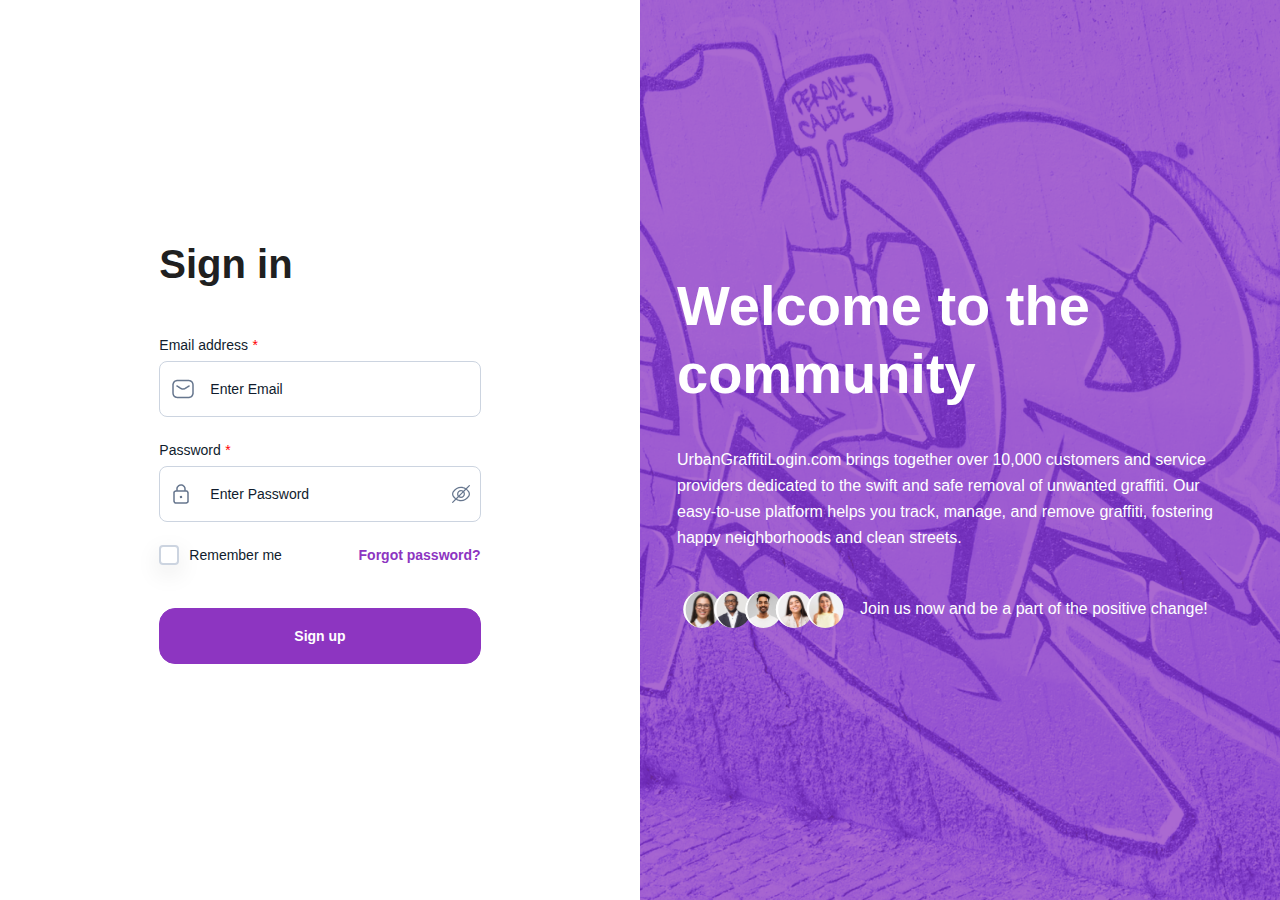
<file: index.html>
<!DOCTYPE html>
<html lang="en">
	<head>
		<meta charset="UTF-8" />
		<meta
			name="viewport"
			content="width=device-width, initial-scale=1.0"
		/>
		<title>Urban Graffiti</title>
		<meta charset="UTF-8" />
		<meta
			name="viewport"
			content="width=device-width, initial-scale=1"
		/>
		<link rel="icon" type="image/ico" href="./assets/images/urban-graffiti.ico">
		<link
			rel="stylesheet"
			href="assets/css/bootstrap.min.css"
		/>
		<link rel="stylesheet" href="https://cdnjs.cloudflare.com/ajax/libs/font-awesome/4.7.0/css/font-awesome.min.css">
		<link
			rel="stylesheet"
			href="assets/css/custom.css"
		/>
		<link rel="stylesheet" href="assets/css/style.css">
	</head>
	<body>
		<div class="wrapper">
			<div class="container-fluid">
				<div class="row no-gutter">
					<!-- The content half -->
					<div class="col-md-6">
						<div class="login d-flex align-items-center py-5">
							<!-- Demo content-->
							<div class="container">
								<div class="row">
									<div class="col-lg-10 col-xl-7 mx-auto">
										<h1 class="heading-title eudoxus-bold">Sign in</h1>
										<!-- <p class="text-muted mb-4 eudoxus-medium">Already have an account? <a href="sign-in.html" class="sign-link eudoxus-bold">Sign in</a></p> -->
										<form>
											<!-- <label
												for="name"
												class="label required-field"
												>Full name</label
											>
                                            <div class="form-group input-group-box signup-group">
                                                <input
                                                  type="text"
                                                  placeholder="Enter name"
                                                  class="inpt"
                                                  required
                                                />
                                              </div> -->

											<label
												for="email"
												class="label required-field"
												>Email address</label
											>
                                            <div class="form-group input-group-box email-group">
                                                <input
                                                  type="email"
                                                  placeholder="Enter Email"
                                                  class="inpt"
                                                  required
                                                />
                                              </div>
											<label
												for="Password"
												class="label required-field"
												>Password</label
											>
                                            <div class="form-group input-group-box pass-group">
                                                <input
                                                  type="password"
                                                  placeholder="Enter Password"
                                                  class="inpt"
                                                  required
                                                />
												<span class="toggle-password-icon" onclick="togglePasswordVisibility(this)">
													<img src="./assets/images/eye-slash.svg" alt="Hide Password" title="Hide Password">
                                              </div>
                                            <!-- <label
                                              for="name"
											  class="label required-field"
                                            >Company</label
                                        >
                                        	<div class="form-group input-group-box company-group">
												<input
												type="email"
												placeholder="Enter Company"
												class="inpt"
												required
												/>
                                          	</div> -->
											<!-- <div class="custom-control custom-checkbox mb-3 mt-3">
												<input
													id="customCheck1"
													type="checkbox"
													checked
													class="custom-control-input"
												/>
												<label
													for="customCheck1"
													class="custom-control-label eudoxus-medium"
													><span class="check">I agree with the</span><a href="" class="sign-link"> Terms of Service</a> and <a href="" class="sign-link">Privacy Policy</a></label
												>
											</div>
											<button
												type="submit"
												class="free-acoun-btn eudoxus-bold"
											>
											Create your free account
											</button> -->

											<div class="rem-forgot d-flex justify-content-between">
												<div class="rem d-flex align-items-center">
												  <input type="checkbox" id="rem-tik">
												  <label for="rem-tik" class="eudoxus-medium">Remember me</label>
												</div>
												<span class="forgot-pw"><a href="forgot_pw.html" title="Forget Password" class="eudoxus-bold text-decoration-none">Forgot password?</a></span>
											  </div>
										   
											<a href="javascript:void(0)" title="Sign Up"
												type="submit"
												class="btn-cta btn-cta-save free-acoun-btn eudoxus-bold"
											>
											Sign up
											</a>
										</form>
									</div>
								</div>
							</div>
							<!-- End -->
						</div>
					</div>
					<!-- The image half -->
					<div class="col-md-6 d-none d-md-flex bg-image welcome-section">
						<div class="centered">
					<h2 class="eudoxus-bold">Welcome to the community</h2>
							<p class="eudoxus-medium">UrbanGraffitiLogin.com brings together over 10,000 customers and service providers dedicated to the swift and safe removal of unwanted graffiti. Our easy-to-use platform helps you track, manage, and remove graffiti, fostering happy neighborhoods and clean streets.</p>
					
						<div class="main-img d-flex justify-content-center align-items-center">
							<div class="wel-img">
								<img src="./assets/images/welcome.svg" alt="Community" title="Community" width="173" height="37">
							</div>
							<div class="wel-img">
								<p class="eudoxus-medium">Join us now and be a part of the positive change!</p>
							</div>
						</div>
					</div>
					
						
					</div>

					<!-- End -->
				</div>
			</div>
		</div>

		<!-- script link -->
		<script src="https://ajax.googleapis.com/ajax/libs/jquery/3.6.4/jquery.min.js"></script>
		<script src="assets/js/bootstrap.min.js"></script>
		<script src="assets/js/custom.js"></script>
	</body>
</html>
</file>
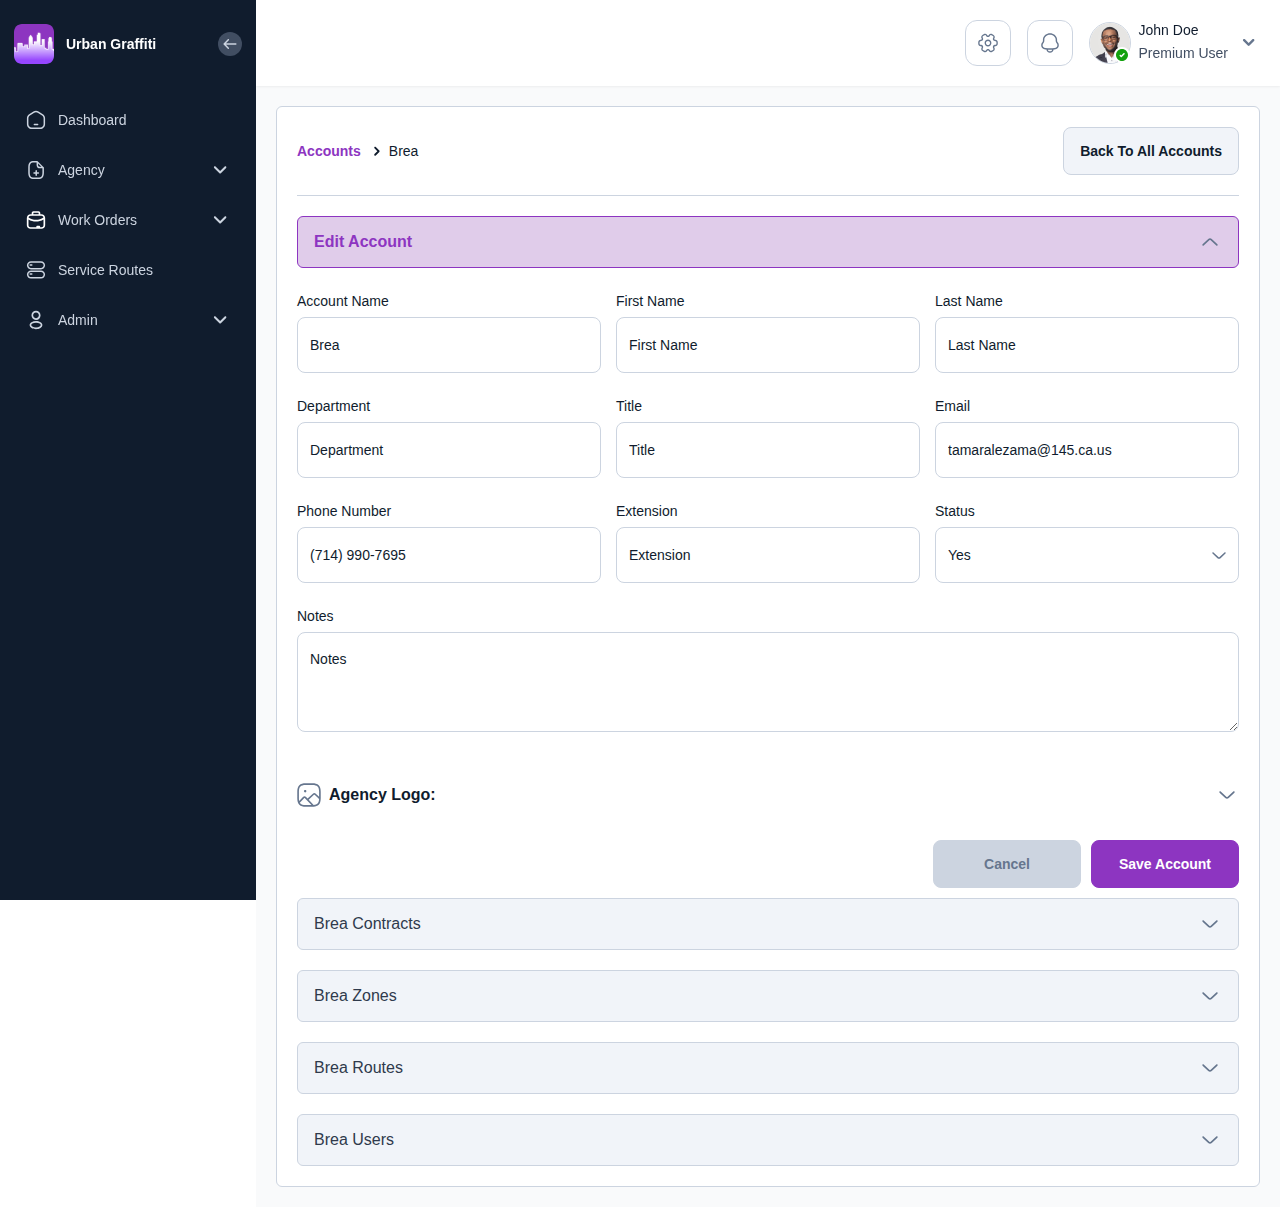
<file: account-detail.html>
<!DOCTYPE html>
<html lang="en">
<head>
    <meta charset="UTF-8">
    <meta name="viewport" content="width=device-width, initial-scale=1.0">
    <title>Urban Graffiti Dashboard</title>
    <meta charset="UTF-8" />
    <meta name="viewport" content="width=device-width, initial-scale=1"/>
    <link rel="icon" type="image/ico" href="./assets/images/urban-graffiti.ico">
    <link rel="stylesheet" href="assets/css/bootstrap.min.css"/>
    <link rel="stylesheet" href="assets/css/fancybox.css"/>
    <!-- <link href="https://cdn.jsdelivr.net/npm/@fancyapps/ui@5.0/dist/fancybox/fancybox.css" rel="stylesheet" /> -->
    <link rel="stylesheet" href="assets/css/style.css"/>
</head>
<body class="order-dashboard">
    <div class="work-order-section d-flex" id="work-order">
        <nav class="side-navbar">
            <div class="nav-top d-flex align-items-center">
                <div class="nav-logo d-flex align-items-center flex-grow-1">
                    <a href="javascript:void(0)" title="Urban Graffiti" class="logo d-flex align-items-center">
                        <img src="./assets/images/urban-graffiti-logo.svg" alt="Urban Graffiti" title="Urban Graffiti" width="40" height="40" class="logo-img">
                        <p class="nav-title">Urban Graffiti</p>
                    </a>
                </div>
                <div class="nav-back-arrow">
                    <img src="./assets/images/left-circle-arrow.svg" alt="BacK" title="Back" width="24" height="24" class="collapsed-arrow" id="collapsed-arrow">
                    <img src="./assets/images/hamburger-menu.svg" alt="Menu" title="Menu" width="24" height="24" class="menu-arrow" id="menu-arrow">
                </div>
            </div>
            <div class="nav-bottom">
                <ul class="nav-list">
                    <li class="nav-items">
                        <a href="javascript:void(0)" class="nav-links d-flex align-items-center" title="Dashboard">
                            <img src="./assets/images/home.svg" alt="Dashboard" title="Dashboard" width="20" height="20" class="list-icons">
                            <span class="flex-grow-1">Dashboard</span>
                        </a>
                    </li>
                    <li class="nav-items nav-items-sub-dropdown">
                        <a href="javascript:void(0)" class="nav-links d-flex align-items-center" title="Agency" id="work-orders-trigger">
                            <img src="./assets/images/file-plus.svg" alt="Agency" title="Agency" width="20" height="20" class="list-icons">
                            <span class="flex-grow-1">Agency</span>
                            <img src="./assets/images/chevron-light-grey.svg" alt="Work Orders" title="Work Orders" width="20" height="20" class="dropdown-arrow">
                        </a>
                        <ul class="nav-list-dropdown">
                            <li class="dropdown-list">
                                <a href="./account.html" title="Account">Account</a>
                            </li>
                            <li class="dropdown-list">
                                <a href="javascript:void(0)" title="Users">Users</a>
                            </li>
                        </ul>
                    </li>
                    <li class="nav-items nav-items-sub-dropdown">
                        <a href="javascript:void(0)" class="nav-links d-flex align-items-center" title="Work Orders" id="work-orders-trigger">
                            <img src="./assets/images/briefcase.svg" alt="Work Orders" title="Work Orders" width="20" height="20" class="list-icons">
                            <span class="flex-grow-1">Work Orders</span>
                            <img src="./assets/images/chevron-light-grey.svg" alt="Work Orders" title="Work Orders" width="20" height="20" class="dropdown-arrow">
                        </a>
                        <ul class="nav-list-dropdown">
                            <li class="dropdown-list">
                                <a href="javascript:void(0)" title="Graffiti">Graffiti</a>
                            </li>
                            <li class="dropdown-list">
                                <a href="javascript:void(0)" title="Transit">Transit</a>
                            </li>
                            <li class="dropdown-list">
                                <a href="javascript:void(0)" title="Public"> Public</a>
                            </li>
                        </ul>
                    </li>
                    <li class="nav-items nav-items-sub-dropdown">
                        <a href="javascript:void(0)" class="nav-links d-flex align-items-center" title="Service Routes" id="work-orders-trigger">
                            <img src="./assets/images/server.svg" alt="Service Routes" title="Service Routes" width="20" height="20" class="list-icons">
                            <span class="flex-grow-1">Service Routes</span>
                        </a>
                    </li>
                    <li class="nav-items nav-items-sub-dropdown">
                        <a href="javascript:void(0)" class="nav-links d-flex align-items-center" title="Admin" id="work-orders-trigger">
                            <img src="./assets/images/user.svg" alt="Admin" title="Admin" width="20" height="20" class="list-icons">
                            <span class="flex-grow-1">Admin</span>
                            <img src="./assets/images/chevron-light-grey.svg" alt="Work Orders" title="Work Orders" width="20" height="20" class="dropdown-arrow">
                        </a>
                        <ul class="nav-list-dropdown">
                            <li class="dropdown-list">
                                <a href="./admin-user.html" title="Users">Users</a>
                            </li>
                            <li class="dropdown-list">
                                <a href="./admin-service.html" title="Services">Services</a>
                            </li>
                            <li class="dropdown-list">
                                <a href="javascript:void(0)" title="Surfaces">Surfaces</a>
                            </li>
                            <li class="dropdown-list">
                                <a href="javascript:void(0)" title="Emails">Emails</a>
                            </li>
                            <li class="dropdown-list">
                                <a href="javascript:void(0)" title="Reports">Reports</a>
                            </li>
                            <li class="dropdown-list">
                                <a href="javascript:void(0)" title="Trash">Trash</a>
                            </li>
                        </ul>
                    </li>
                </ul>
            </div>
        </nav>

        <section class="dashboard-wrapper user-detailed-section flex-grow-1">
            <div class="dashboard-topbar sticky d-flex align-items-center">
                <div class="topbar-logo">
                    <a href="javascript:void(0)" title="Urban Graffiti" class="logo d-flex align-items-center">
                        <img src="./assets/images/urban-graffiti-logo.svg" alt="Urban Graffiti" title="Urban Graffiti" width="40" height="40" class="logo-img">
                        <h1 class="nav-title">Urban Graffiti</h1>
                    </a>
                </div>
                <div class="profile-wrapper d-flex align-items-center justify-content-end flex-grow-1">
                    <div class="tool-box rotate-image">
                        <img src="./assets/images/settings.svg" alt="Settings" title="Settings" width="20" height="20" class="tool-box-image">
                    </div>
                    <div class="tool-box bell-anim">
                        <img src="./assets/images/bell.svg" alt="Notification" title="Notificaion" width="20" height="20" class="tool-box-image">
                    </div>
                    <div class="user-profile-box d-flex align-items-center">
                        <div class="user-avatar">
                            <img src="./assets/images/Avatar.png" alt="User" title="User" width="40" height="40" class="user-image">
                        </div>
                        <div class="user-info flex-grow-1">
                            <p class="user-name">John Doe</p>
                            <span class="user-title">Premium User</span>
                        </div>
                        <div class="user-dropdown">
                            <img src="./assets/images/chevron-grey.svg" alt="Profile" title="Profile" width="24" height="24">
                        </div>
                        <ul class="profile-dropdown-list">
                            <li class="profile-dropdown-list-item">
                                <a href="javascript:void(0)" title="Profile">Profile</a>
                            </li>
                            <li class="profile-dropdown-list-item">
                                <a href="javascript:void(0)" title="Settings">Advanced Settings</a>
                            </li>
                        </ul>
                    </div>
                </div>
            </div>
            <div class="dashboard-detailed-section">
                <div class="detail-section-wrapper detail-sub-page-section">
                    <div class="breadcrumb-container order-title d-flex align-items-center">
                        <nav class="breadcrumb-wrapper">
                            <ol class="breadcrumb-list">
                                <!-- <li class="breadcrumb-item">
                                    <a href="javascript:void(0)" class="breadcrumb-link breadcrumb-link-home">Home</a>
                                </li> -->
                                <li class="breadcrumb-item">
                                    <a href="javascript:void(0)" class="breadcrumb-link">Accounts</a>
                                </li>
                                <li class="breadcrumb-item current">Brea</li>
                            </ol>
                        </nav>
                        <a href="javascript:void(0)" title="Back To All Accounts" class="btn-cta btn-cta-back">Back To All Accounts</a>
                        
                    </div>
                   
                     <!-- form design start with accordion -->
                     <div class="expandable-section">
                        <div class="accordion-wrapper">
                            <div class="accordion-box order-details-accordion">
                                <div class="accordion-inner-box accordion-inner-wrapper">
                                    <h3 class="child-heading-title">Edit Account</h3>
                                    <div class="accordion-arrow">
                                        <img src="./assets/images/chevron-default.svg" alt="Order Details" title="Order Details" width="24" height="24">
                                    </div>
                                </div>

                                <div class="accordion-content-box">
                                    <div class="accordion-sub-box-title">
                                        <form action="" class="form">
                                            <div class="form-group">
                                                <label for="accountName" class="label">Account Name</label>
                                                <input type="text" name="" id="accountName" placeholder="Brea">
                                            </div>
                                            <div class="form-group">
                                                <label for="firstName" class="label">First Name</label>
                                                <input type="text" name="" id="firstName" placeholder="First Name">
                                            </div>
                                            <div class="form-group">
                                                <label for="lastName" class="label">Last Name</label>
                                                <input type="text" name="" id="lastName" placeholder="Last Name">
                                            </div>
                                            <div class="form-group">
                                                <label for="department" class="label">Department</label>
                                                <input type="text" name="" id="department" placeholder="Department">
                                            </div>
                                            <div class="form-group">
                                                <label for="title" class="label">Title</label>
                                                <input type="text" name="" id="title" placeholder="Title">
                                            </div>
                                            <div class="form-group">
                                                <label for="email" class="label">Email</label>
                                                <input type="email" name="" id="email" placeholder="tamaralezama@145.ca.us">
                                            </div>
                                            <div class="form-group">
                                                <label for="phoneNumber" class="label">Phone Number</label>
                                                <input type="number" name="" id="phoneNumber" placeholder="(714) 990-7695">
                                            </div>
                                            <div class="form-group">
                                                <label for="extension" class="label">Extension</label>
                                                <input type="text" name="" id="extension" placeholder="Extension">
                                            </div>
                                            <div class="form-group">
                                                <label for="status">Status</label>
                                                <select name="" id="status">
                                                    <option value="Yes">Yes</option>
                                                    <option value="No">No</option>
                                                    <option value="Other">Other</option>
                                                </select>
                                            </div>
                                            <div class="form-group form-group-fullwidth">
                                                <label for="notes" class="label">Notes</label>
                                                <textarea name="" id="notes" placeholder="Notes"></textarea>
                                            </div>
                                        </form>
                                    </div>
                                </div>

                                <div class="accordion-sub-box image-details-section-acc">
                                    <div class="accordion-sub-box-title">
                                        <div class="acordion-subtitle">
                                            <img src="./assets/images/image-upload.svg" alt="Image Upload" title="Image Upload" width="24" height="24">
                                            <h4 class="sub-child-heading">Agency Logo:</h4>
                                        </div>
                                        <div class="accordion-arrow">
                                            <img src="./assets/images/chevron-default.svg" alt="Order Details" title="Order Details" width="24" height="24">
                                        </div>
                                    </div>
                                    <div class="form-wrapper">
                                        <div class="image-upload-section agency-image-upload" id="gallery-wrap-before">
                                            <h5 class="child-heading">Before</h5>
                                            <div class="upload-wrapper">
                                                <div class="add-image-box">
                                                    <input type="file" id="files-before" name="files[]" accept=".jpg,.jpeg,.gif,.png,.mov,.mp4,.svg" hidden />
                                                    <label class="btn-up upload-btn" for="files-before">
                                                        <span class="upload-icon">
                                                            <img src="./assets/images/image-upload.svg" alt="Upload" title="Upload" width="24" height="24">
                                                        </span>
                                                        <span class="add-image-text">Add Image</span>
                                                    </label>
                                                </div>
                                                <div class="upload-image-box" id="upload-image-box-before"></div>
                                            </div>
                                        </div>
                                    
                                        <div class="image-upload-section agency-image-upload" id="gallery-wrap-after">
                                            <h5 class="child-heading">After</h5>
                                            <div class="upload-wrapper">
                                                <div class="add-image-box">
                                                    <input type="file" id="files-after" name="files[]" accept=".jpg,.jpeg,.gif,.png,.mov,.mp4,.svg" hidden />
                                                    <label class="btn-up upload-btn" for="files-after">
                                                        <span class="upload-icon">
                                                            <img src="./assets/images/image-upload.svg" alt="Upload" title="Upload" width="24" height="24">
                                                        </span>
                                                        <span class="add-image-text">Add Image</span>
                                                    </label>
                                                </div>
                                                <div class="upload-image-box" id="upload-image-box-after"></div>
                                            </div>
                                        </div>
                                    </div>                                    
                                    <div class="edit-button-div">
                                        <a href="javascript:void(0)" title="Cancel" class="btn-cta btn-cta-cancel">Cancel</a>
                                        <a href="javascript:void(0)" title="Save Account" class="btn-cta btn-cta-save">Save Account</a>
                                    </div>
                                </div>
                            </div>

                            <div class="accordion-box order-details-accordion">
                                <div class="accordion-inner-box accordion-inner-wrapper">
                                    <h3 class="child-heading-title">Brea Contracts</h3>
                                    <div class="accordion-arrow">
                                        <img src="./assets/images/chevron-default.svg" alt="Order Details" title="Order Details" width="24" height="24">
                                    </div>
                                </div>
                                <div class="accordion-content-box">
                                    <div class="accordion-sub-box-title">
                                        <div class="detail-section-wrapper detail-table-view">
                                            <div class="order-title d-flex align-items-center flex-wrap">
                                                <div class="order-title-right d-flex align-items-center flex-wrap justify-content-between">
                                                    <div class="search-box">
                                                        <div class="search-input-container">
                                                            <input type="search" class="search-input" placeholder="Search Keywords..." id="search" name="search">
                                                        </div>
                                                    </div>
                                                    <div class="filter-container d-flex align-items-center justify-content-end flex-wrap">
                                                        <div class="filter-wrapper">
                                                            <a href="javascript:void(0)" title="Filter" class="btn-cta filter-btn">Filter</a>
                                                            <div class="filter-box">
                                                                <div class="box-title">
                                                                    <h5 class="child-heading">Brea Contracts</h5>
                                                                    <img src="assets/images/close-icon.svg" alt="Close" title="Close" width="12" height="12" class="close-filter">
                                                                </div>
                                                                <div class="filter-inner-box-wrapper">
                                                                    <div class="filter-inner-box">
                                                                        <p class="filter-type">Status</p>
                                                                        <div class="custom-select">
                                                                            <div class="select-selected select-selected-dropdown">Active</div>
                                                                            <ul class="select-items">
                                                                                <li>All</li>
                                                                                <li>Active</li>
                                                                                <li>Inactive</li>
                                                                            </ul>
                                                                        </div>
                                                                    </div>
                                                                    <div class="filter-inner-box">
                                                                        <p class="filter-type">Contract Type</p>
                                                                        <div class="custom-select">
                                                                            <div class="select-selected select-selected-dropdown">All Contracts Types</div>
                                                                            <ul class="select-items">
                                                                                <li>All Contracts Types</li>
                                                                                <li>Graffiti Contracts</li>
                                                                                <li>Transit Contracts</li>
                                                                            </ul>
                                                                        </div>
                                                                    </div>
                                                                    <div class="filter-inner-box">
                                                                        <p class="filter-type">Contract Type</p>
                                                                        <div class="custom-select">
                                                                            <div class="select-selected select-selected-dropdown">All Contracts Types</div>
                                                                            <ul class="select-items">
                                                                                <li>All Contracts Types</li>
                                                                                <li>Graffiti Contracts</li>
                                                                                <li>Transit Contracts</li>
                                                                            </ul>
                                                                        </div>
                                                                    </div>    
                                                                    <div class="filter-search-btn">
                                                                        <a href="javascript:void(0)" title="Search" class="btn-cta btn-cta-save">Search</a>
                                                                    </div>
                                                                </div>
                                                            </div>
                                                        </div>
                                                        <div class="add-new-div">
                                                            <a href="./new-contract.html" title="New Contracts" class="btn-cta icon-btn-div">New Contracts</a>
                                                        </div>
                                                    </div>
                                                </div>
                                            </div>
                                            
                                            <!-- table view start -->
                                            <div class="table-view">
                                                <div class="table-wrapper">
                                                    <table class="table" style="width:100%">
                                                        <thead>
                                                            <tr>
                                                                <th style="width: 50%;">
                                                                    <span class="table-th-title">Contract</span>
                                                                    <span class="sort-div">
                                                                        <img src="./assets/images/sort.svg" alt="Sort" title="Sort" width="24" height="24">
                                                                    </span>
                                                                </th>
                                                                <th style="width: 20%;">
                                                                    <span class="table-th-title">Code</span>
                                                                    <span class="sort-div">
                                                                        <img src="./assets/images/sort.svg" alt="Sort" title="Sort" width="24" height="24">
                                                                    </span>
                                                                </th>
                                                                <th style="width: 20%;">
                                                                    <span class="table-th-title">Type</span>
                                                                    <span class="sort-div">
                                                                        <img src="./assets/images/sort.svg" alt="Sort" title="Sort" width="24" height="24">
                                                                    </span>
                                                                </th>
                                                                <th style="width: 20%;">
                                                                    <span class="table-th-title">Actions</span>
                                                                    <span class="sort-div">
                                                                        <img src="./assets/images/sort.svg" alt="Sort" title="Sort" width="24" height="24">
                                                                    </span>
                                                                </th>
                                                            </tr>
                                                        </thead>
                                                        <tbody class="users-details" id="users_table">
                                                            <tr class="tr_list">
                                                                <td class="account-td">
                                                                    <div class="account-title">
                                                                        <a href="javascript:void(0)" title="Brea Graffiti">Brea Graffiti</a>
                                                                    </div>
                                                                </td>
                                                                <td>
                                                                    <span class="graffiti-code">BRE</span>
                                                                </td>
                                                                <td class="contract-type">
                                                                    <span>Graffiti Contract</span>
                                                                </td>
                                                                <td class="activate_tds">
                                                                    <div class="response-box deactivate-btn">
                                                                        <a href="javascript:void(0)" title="Deactivate" class="response-btn">Deactivate</a>
                                                                    </div>
                                                                </td>
                                                            </tr>
                                                            <tr class="tr_list">
                                                                <td class="account-td">
                                                                    <div class="account-title">
                                                                        <a href="javascript:void(0)" title="Brea Transit">Brea Transit</a>
                                                                    </div>
                                                                </td>
                                                                <td>
                                                                    <span class="graffiti-code">332211</span>
                                                                </td>
                                                                <td class="contract-type">
                                                                    <span>Transit Contract</span>
                                                                </td>
                                                                <td class="activate_tds">
                                                                    <div class="response-box deactivate-btn">
                                                                        <a href="javascript:void(0)" title="Deactivate" class="response-btn">Deactivate</a>
                                                                    </div>
                                                                </td>
                                                            </tr>
                                                            <tr class="tr_list">
                                                                <td class="account-td">
                                                                    <div class="account-title">
                                                                        <a href="javascript:void(0)" title="Brea Transit">Brea Transit</a>
                                                                    </div>
                                                                </td>
                                                                <td>
                                                                    <span class="graffiti-code">332214</span>
                                                                </td>
                                                                <td class="contract-type">
                                                                    <span>Transit Contract</span>
                                                                </td>
                                                                <td class="activate_tds">
                                                                    <div class="response-box deactivate-btn">
                                                                        <a href="javascript:void(0)" title="Deactivate" class="response-btn">Deactivate</a>
                                                                    </div>
                                                                </td>
                                                            </tr>
                                                            <tr class="tr_list">
                                                                <td class="account-td">
                                                                    <div class="account-title">
                                                                        <a href="javascript:void(0)" title="Brea Transit">Brea Transit</a>
                                                                    </div>
                                                                </td>
                                                                <td>
                                                                    <span class="graffiti-code">BT001</span>
                                                                </td>
                                                                <td class="contract-type">
                                                                    <span>Transit Contract</span>
                                                                </td>
                                                                <td class="activate_tds">
                                                                    <div class="response-box deactivate-btn">
                                                                        <a href="javascript:void(0)" title="Deactivate" class="response-btn">Deactivate</a>
                                                                    </div>
                                                                </td>
                                                            </tr>

                                                            <tr class="tr_list">
                                                                <td class="account-td">
                                                                    <div class="account-title">
                                                                        <a href="javascript:void(0)" title="Brea Transit">Brea Transit</a>
                                                                    </div>
                                                                </td>
                                                                <td>
                                                                    <span class="graffiti-code">BT001</span>
                                                                </td>
                                                                <td class="contract-type">
                                                                    <span>Transit Contract</span>
                                                                </td>
                                                                <td class="activate_tds">
                                                                    <div class="response-box deactivate-btn">
                                                                        <a href="javascript:void(0)" title="Deactivate" class="response-btn">Deactivate</a>
                                                                    </div>
                                                                </td>
                                                            </tr>

                                                            <tr class="tr_list">
                                                                <td class="account-td">
                                                                    <div class="account-title">
                                                                        <a href="javascript:void(0)" title="Brea Transit">Brea Transit</a>
                                                                    </div>
                                                                </td>
                                                                <td>
                                                                    <span class="graffiti-code">BT001</span>
                                                                </td>
                                                                <td class="contract-type">
                                                                    <span>Transit Contract</span>
                                                                </td>
                                                                <td class="activate_tds">
                                                                    <div class="response-box deactivate-btn">
                                                                        <a href="javascript:void(0)" title="Deactivate" class="response-btn">Deactivate</a>
                                                                    </div>
                                                                </td>
                                                            </tr>

                                                            <tr class="tr_list">
                                                                <td class="account-td">
                                                                    <div class="account-title">
                                                                        <a href="javascript:void(0)" title="Brea Transit">Brea Transit</a>
                                                                    </div>
                                                                </td>
                                                                <td>
                                                                    <span class="graffiti-code">BT001</span>
                                                                </td>
                                                                <td class="contract-type">
                                                                    <span>Transit Contract</span>
                                                                </td>
                                                                <td class="activate_tds">
                                                                    <div class="response-box deactivate-btn">
                                                                        <a href="javascript:void(0)" title="Deactivate" class="response-btn">Deactivate</a>
                                                                    </div>
                                                                </td>
                                                            </tr>

                                                            <tr class="tr_list">
                                                                <td class="account-td">
                                                                    <div class="account-title">
                                                                        <a href="javascript:void(0)" title="Brea Transit">Brea Transit</a>
                                                                    </div>
                                                                </td>
                                                                <td>
                                                                    <span class="graffiti-code">BT001</span>
                                                                </td>
                                                                <td class="contract-type">
                                                                    <span>Transit Contract</span>
                                                                </td>
                                                                <td class="activate_tds">
                                                                    <div class="response-box deactivate-btn">
                                                                        <a href="javascript:void(0)" title="Deactivate" class="response-btn">Deactivate</a>
                                                                    </div>
                                                                </td>
                                                            </tr>
                                                        </tbody>
                                                    </table>
                                                </div>
                                            </div>
                                            <!-- table view end -->
                                        </div>
                                    </div>
                                </div>
                            </div>

                            <div class="accordion-box order-details-accordion account-details-section">
                                <div class="accordion-inner-box accordion-inner-wrapper">
                                    <h3 class="child-heading-title">Brea Zones</h3>
                                    <div class="accordion-arrow">
                                        <img src="./assets/images/chevron-default.svg" alt="Order Details" title="Order Details" width="24" height="24">
                                    </div>
                                </div>
                                <div class="accordion-content-box">
                                    <div class="accordion-sub-box-title">
                                        <div class="detail-section-wrapper detail-table-view">
                                            <div class="order-title d-flex align-items-center flex-wrap">
                                                <div class="order-title-right d-flex align-items-center flex-wrap justify-content-between">
                                                    <div class="search-box">
                                                        <div class="search-input-container">
                                                            <input type="search" class="search-input" placeholder="Search Keywords..." id="search" name="search">
                                                        </div>
                                                    </div>
                                                    <div class="filter-container d-flex align-items-center justify-content-end flex-wrap">
                                                        <div class="filter-wrapper">
                                                            <a href="javascript:void(0)" title="Filter" class="btn-cta filter-btn">Filter</a>
                                                            <div class="filter-box">
                                                                <div class="box-title">
                                                                    <h5 class="child-heading">Brea Zones</h5>
                                                                    <img src="assets/images/close-icon.svg" alt="Close" title="Close" width="12" height="12" class="close-filter">
                                                                </div>
                                                                <div class="filter-inner-box-wrapper">
                                                                    <div class="filter-inner-box">
                                                                        <p class="filter-type">Status</p>
                                                                        <div class="custom-select">
                                                                            <div class="select-selected select-selected-dropdown">Active</div>
                                                                            <ul class="select-items">
                                                                                <li>All</li>
                                                                                <li>Active</li>
                                                                                <li>Inactive</li>
                                                                            </ul>
                                                                        </div>
                                                                    </div>
                                                                    <div class="filter-inner-box">
                                                                        <p class="filter-type">Contract Type</p>
                                                                        <div class="custom-select">
                                                                            <div class="select-selected select-selected-dropdown">All Contracts Types</div>
                                                                            <ul class="select-items">
                                                                                <li>All Contracts Types</li>
                                                                                <li>Graffiti Contracts</li>
                                                                                <li>Transit Contracts</li>
                                                                            </ul>
                                                                        </div>
                                                                    </div> 
                                                                    <div class="filter-inner-box">
                                                                        <p class="filter-type">Contract Type</p>
                                                                        <div class="custom-select">
                                                                            <div class="select-selected select-selected-dropdown">All Contracts Types</div>
                                                                            <ul class="select-items">
                                                                                <li>All Contracts Types</li>
                                                                                <li>Graffiti Contracts</li>
                                                                                <li>Transit Contracts</li>
                                                                            </ul>
                                                                        </div>
                                                                    </div>   
                                                                    <div class="filter-search-btn">
                                                                        <a href="javascript:void(0)" title="Search" class="btn-cta btn-cta-save">Search</a>
                                                                    </div>
                                                                </div>
                                                            </div>
                                                        </div>
                                                        <div class="add-new-div">
                                                            <a href="./new-zone.html" title="New Zone" class="btn-cta icon-btn-div">New Zone</a>
                                                        </div>
                                                    </div>
                                                </div>
                                            </div>
                                            
                                            <!-- table view start -->
                                            <div class="table-view">
                                                <div class="table-wrapper">
                                                    <table class="table" style="width:100%" >
                                                        <thead>
                                                            <tr>
                                                                <th style="width: 20%;">
                                                                    <span class="table-th-title">Zone Name</span>
                                                                    <span class="sort-div">
                                                                        <img src="./assets/images/sort.svg" alt="Sort" title="Sort" width="24" height="24">
                                                                    </span>
                                                                </th>
                                                                <th style="width: 60%;">
                                                                    <span class="table-th-title">Contracts</span>
                                                                    <span class="sort-div">
                                                                        <img src="./assets/images/sort.svg" alt="Sort" title="Sort" width="24" height="24">
                                                                    </span>
                                                                </th>
                                                                <th style="width: 20%;">
                                                                    <span class="table-th-title">Actions</span>
                                                                    <span class="sort-div">
                                                                        <img src="./assets/images/sort.svg" alt="Sort" title="Sort" width="24" height="24">
                                                                    </span>
                                                                </th>
                                                            </tr>
                                                        </thead>
                                                        <tbody class="users-details" id="users_table">
                                                            <tr class="tr_list">
                                                                <td class="zone-name">
                                                                    <div class="zone-name-div">
                                                                        <a href="javascript:void(0)" title="Citywide">Citywide</a>
                                                                    </div>
                                                                </td>
                                                                <td class="account-td">
                                                                    <div class="account-title">
                                                                        <a href="javascript:void(0)" title="Brea Graffiti">Brea Graffiti</a>
                                                                    </div>
                                                                </td>
                                                                <td class="activate_tds">
                                                                    <div class="response-box deactivate-btn">
                                                                        <a href="javascript:void(0)" title="Deactivate" class="response-btn">Deactivate</a>
                                                                    </div>
                                                                </td>
                                                            </tr>
                                                            <tr class="tr_list">
                                                                <td class="zone-name">
                                                                    <div class="zone-name-div">
                                                                        <a href="javascript:void(0)" title="Citywide">Citywide</a>
                                                                    </div>
                                                                </td>
                                                                <td class="account-td">
                                                                    <div class="account-title">
                                                                        <a href="javascript:void(0)" title="Brea Graffiti">Brea Graffiti</a>
                                                                    </div>
                                                                </td>
                                                                <td class="activate_tds">
                                                                    <div class="response-box deactivate-btn">
                                                                        <a href="javascript:void(0)" title="Deactivate" class="response-btn">Deactivate</a>
                                                                    </div>
                                                                </td>
                                                            </tr>
                                                            <tr class="tr_list">
                                                                <td class="zone-name">
                                                                    <div class="zone-name-div">
                                                                        <a href="javascript:void(0)" title="Citywide">Citywide</a>
                                                                    </div>
                                                                </td>
                                                                <td class="account-td">
                                                                    <div class="account-title">
                                                                        <a href="javascript:void(0)" title="Brea Graffiti">Brea Graffiti</a>
                                                                    </div>
                                                                </td>
                                                                <td class="activate_tds">
                                                                    <div class="response-box deactivate-btn">
                                                                        <a href="javascript:void(0)" title="Deactivate" class="response-btn">Deactivate</a>
                                                                    </div>
                                                                </td>
                                                            </tr>
                                                            <tr class="tr_list">
                                                                <td class="zone-name">
                                                                    <div class="zone-name-div">
                                                                        <a href="javascript:void(0)" title="Citywide">Citywide</a>
                                                                    </div>
                                                                </td>
                                                                <td class="account-td">
                                                                    <div class="account-title">
                                                                        <a href="javascript:void(0)" title="Brea Graffiti">Brea Graffiti</a>
                                                                    </div>
                                                                </td>
                                                                <td class="activate_tds">
                                                                    <div class="response-box deactivate-btn">
                                                                        <a href="javascript:void(0)" title="Deactivate" class="response-btn">Deactivate</a>
                                                                    </div>
                                                                </td>
                                                            </tr>

                                                            <tr class="tr_list">
                                                                <td class="zone-name">
                                                                    <div class="zone-name-div">
                                                                        <a href="javascript:void(0)" title="Citywide">Citywide</a>
                                                                    </div>
                                                                </td>
                                                                <td class="account-td">
                                                                    <div class="account-title">
                                                                        <a href="javascript:void(0)" title="Brea Graffiti">Brea Graffiti</a>
                                                                    </div>
                                                                </td>
                                                                <td class="activate_tds">
                                                                    <div class="response-box deactivate-btn">
                                                                        <a href="javascript:void(0)" title="Deactivate" class="response-btn">Deactivate</a>
                                                                    </div>
                                                                </td>
                                                            </tr>

                                                            <tr class="tr_list">
                                                                <td class="zone-name">
                                                                    <div class="zone-name-div">
                                                                        <a href="javascript:void(0)" title="Citywide">Citywide</a>
                                                                    </div>
                                                                </td>
                                                                <td class="account-td">
                                                                    <div class="account-title">
                                                                        <a href="javascript:void(0)" title="Brea Graffiti">Brea Graffiti</a>
                                                                    </div>
                                                                </td>
                                                                <td class="activate_tds">
                                                                    <div class="response-box deactivate-btn">
                                                                        <a href="javascript:void(0)" title="Deactivate" class="response-btn">Deactivate</a>
                                                                    </div>
                                                                </td>
                                                            </tr>

                                                            <tr class="tr_list">
                                                                <td class="zone-name">
                                                                    <div class="zone-name-div">
                                                                        <a href="javascript:void(0)" title="Citywide">Citywide</a>
                                                                    </div>
                                                                </td>
                                                                <td class="account-td">
                                                                    <div class="account-title">
                                                                        <a href="javascript:void(0)" title="Brea Graffiti">Brea Graffiti</a>
                                                                    </div>
                                                                </td>
                                                                <td class="activate_tds">
                                                                    <div class="response-box deactivate-btn">
                                                                        <a href="javascript:void(0)" title="Deactivate" class="response-btn">Deactivate</a>
                                                                    </div>
                                                                </td>
                                                            </tr>

                                                            <tr class="tr_list">
                                                                <td class="zone-name">
                                                                    <div class="zone-name-div">
                                                                        <a href="javascript:void(0)" title="Citywide">Citywide</a>
                                                                    </div>
                                                                </td>
                                                                <td class="account-td">
                                                                    <div class="account-title">
                                                                        <a href="javascript:void(0)" title="Brea Graffiti">Brea Graffiti</a>
                                                                    </div>
                                                                </td>
                                                                <td class="activate_tds">
                                                                    <div class="response-box deactivate-btn">
                                                                        <a href="javascript:void(0)" title="Deactivate" class="response-btn">Deactivate</a>
                                                                    </div>
                                                                </td>
                                                            </tr>
                                                        </tbody>
                                                    </table>
                                                </div>
                                            </div>
                                            <!-- table view end -->
                                        </div>
                                    </div>
                                </div>

                                <div class="accordion-sub-box map-details-section-acc">
                                    <div class="accordion-sub-box-title">
                                        <div class="acordion-subtitle">
                                            <img src="./assets/images/location-pin.svg" alt="Map" title="Map" width="24" height="24">
                                            <h4 class="sub-child-heading">Map Section:</h4>
                                        </div>
                                        <div class="accordion-arrow">
                                            <img src="./assets/images/chevron-default.svg" alt="Order Details" title="Order Details" width="24" height="24">
                                        </div>
                                    </div>
                                    <div class="form-wrapper">
                                       <div class="google-map">
                                            <iframe src="https://www.google.com/maps/embed?pb=!1m18!1m12!1m3!1d52868.77864291487!2d-117.92512166054786!3d34.087488574486606!2m3!1f0!2f0!3f0!3m2!1i1024!2i768!4f13.1!3m3!1m2!1s0x80c328515957e659%3A0x91002b97e41980ee!2sCovina%2C%20CA%2C%20USA!5e0!3m2!1sen!2sin!4v1714396044220!5m2!1sen!2sin" width="600" height="450" style="border:0;" allowfullscreen="" loading="lazy" referrerpolicy="no-referrer-when-downgrade"></iframe>
                                       </div>
                                    </div>
                                </div>
                            </div>

                            <div class="accordion-box order-details-accordion">
                                <div class="accordion-inner-box accordion-inner-wrapper">
                                    <h3 class="child-heading-title">Brea Routes</h3>
                                    <div class="accordion-arrow">
                                        <img src="./assets/images/chevron-default.svg" alt="Order Details" title="Order Details" width="24" height="24">
                                    </div>
                                </div>
                                <div class="accordion-content-box">
                                    <div class="accordion-sub-box-title">
                                        <div class="detail-section-wrapper detail-table-view">
                                            <div class="order-title d-flex align-items-center flex-wrap">
                                                <div class="order-title-right d-flex align-items-center flex-wrap justify-content-between">
                                                    <div class="search-box">
                                                        <div class="search-input-container">
                                                            <input type="search" class="search-input" placeholder="Search Keywords..." id="search" name="search">
                                                        </div>
                                                    </div>
                                                    <div class="filter-container d-flex align-items-center justify-content-end flex-wrap">
                                                        <div class="filter-wrapper">
                                                            <a href="javascript:void(0)" title="Filter" class="btn-cta filter-btn">Filter</a>
                                                            <div class="filter-box">
                                                                <div class="box-title">
                                                                    <h5 class="child-heading">Brea Routes</h5>
                                                                    <img src="assets/images/close-icon.svg" alt="Close" title="Close" width="12" height="12" class="close-filter">
                                                                </div>
                                                                <div class="filter-inner-box-wrapper">
                                                                    <div class="filter-inner-box">
                                                                        <p class="filter-type">Status</p>
                                                                        <div class="custom-select">
                                                                            <div class="select-selected select-selected-dropdown">Active</div>
                                                                            <ul class="select-items">
                                                                                <li>All</li>
                                                                                <li>Active</li>
                                                                                <li>Inactive</li>
                                                                            </ul>
                                                                        </div>
                                                                    </div>
                                                                    <div class="filter-inner-box">
                                                                        <p class="filter-type">Contract Type</p>
                                                                        <div class="custom-select">
                                                                            <div class="select-selected select-selected-dropdown">All Contracts Types</div>
                                                                            <ul class="select-items">
                                                                                <li>All Contracts Types</li>
                                                                                <li>Graffiti Contracts</li>
                                                                                <li>Transit Contracts</li>
                                                                            </ul>
                                                                        </div>
                                                                    </div>
                                                                    <div class="filter-inner-box">
                                                                        <p class="filter-type">Contract Type</p>
                                                                        <div class="custom-select">
                                                                            <div class="select-selected select-selected-dropdown">All Contracts Types</div>
                                                                            <ul class="select-items">
                                                                                <li>All Contracts Types</li>
                                                                                <li>Graffiti Contracts</li>
                                                                                <li>Transit Contracts</li>
                                                                            </ul>
                                                                        </div>
                                                                    </div>   
                                                                    <div class="filter-search-btn">
                                                                        <a href="javascript:void(0)" title="Search" class="btn-cta btn-cta-save">Search</a>
                                                                    </div>
                                                                </div>
                                                            </div>
                                                        </div>
                                                        <div class="add-new-div">
                                                            <a href="./new-route.html" title="New Route" class="btn-cta icon-btn-div">New Route</a>
                                                        </div>
                                                    </div>
                                                </div>
                                            </div>
                                            
                                            <!-- table view start -->
                                            <div class="table-view">
                                                <div class="table-wrapper">
                                                    <table class="table" style="width:100%" >
                                                        <thead>
                                                            <tr>
                                                                <th style="width: 30%;">
                                                                    <span class="table-th-title">Route</span>
                                                                    <span class="sort-div">
                                                                        <img src="./assets/images/sort.svg" alt="Sort" title="Sort" width="24" height="24">
                                                                    </span>
                                                                </th>
                                                                <th style="width: 30%;">
                                                                    <span class="table-th-title">Contract</span>
                                                                    <span class="sort-div">
                                                                        <img src="./assets/images/sort.svg" alt="Sort" title="Sort" width="24" height="24">
                                                                    </span>
                                                                </th>
                                                                <th style="width: 30%;">
                                                                    <span class="table-th-title">Type</span>
                                                                    <span class="sort-div">
                                                                        <img src="./assets/images/sort.svg" alt="Sort" title="Sort" width="24" height="24">
                                                                    </span>
                                                                </th>
                                                                <th style="width: 20%;">
                                                                    <span class="table-th-title">Actions</span>
                                                                    <span class="sort-div">
                                                                        <img src="./assets/images/sort.svg" alt="Sort" title="Sort" width="24" height="24">
                                                                    </span>
                                                                </th>
                                                            </tr>
                                                        </thead>
                                                        <tbody class="users-details" id="users_table">
                                                            <tr class="tr_list">
                                                                <td class="zone-name">
                                                                    <div class="zone-name-div">
                                                                        <a href="javascript:void(0)" title="Citywide">Brea Bus Stop</a>
                                                                    </div>
                                                                </td>
                                                                <td class="account-td">
                                                                    <div class="contract-type">Brea Transit</div>
                                                                </td>
                                                                <td class="account-td">
                                                                    <div class="contract-type">Transit Contract</div>
                                                                </td>
                                                                <td class="activate_tds">
                                                                    <div class="response-box deactivate-btn">
                                                                        <a href="javascript:void(0)" title="Deactivate" class="response-btn">Deactivate</a>
                                                                    </div>
                                                                </td>
                                                            </tr>
                                                            <tr class="tr_list">
                                                                <td class="zone-name">
                                                                    <div class="zone-name-div">
                                                                        <a href="javascript:void(0)" title="Citywide">Brea Bus Stop</a>
                                                                    </div>
                                                                </td>
                                                                <td class="account-td">
                                                                    <div class="contract-type">Brea Transit</div>
                                                                </td>
                                                                <td class="account-td">
                                                                    <div class="contract-type">Transit Contract</div>
                                                                </td>
                                                                <td class="activate_tds">
                                                                    <div class="response-box deactivate-btn">
                                                                        <a href="javascript:void(0)" title="Deactivate" class="response-btn">Deactivate</a>
                                                                    </div>
                                                                </td>
                                                            </tr>
                                                        </tbody>
                                                    </table>
                                                </div>
                                            </div>
                                            <!-- table view end -->
                                        </div>
                                    </div>
                                </div>
                            </div>

                            <div class="accordion-box order-details-accordion">
                                <div class="accordion-inner-box accordion-inner-wrapper">
                                    <h3 class="child-heading-title">Brea Users</h3>
                                    <div class="accordion-arrow">
                                        <img src="./assets/images/chevron-default.svg" alt="Order Details" title="Order Details" width="24" height="24">
                                    </div>
                                </div>
                                <div class="accordion-content-box">
                                    <div class="accordion-sub-box-title">
                                        <div class="detail-section-wrapper detail-table-view">
                                            <div class="order-title d-flex align-items-center flex-wrap">
                                                <div class="order-title-right d-flex align-items-center flex-wrap justify-content-between">
                                                    <div class="search-box">
                                                        <div class="search-input-container">
                                                            <input type="search" class="search-input" placeholder="Search Keywords..." id="search" name="search">
                                                        </div>
                                                    </div>
                                                    <div class="filter-container d-flex align-items-center justify-content-end flex-wrap">
                                                        <div class="filter-wrapper">
                                                            <a href="javascript:void(0)" title="Filter" class="btn-cta filter-btn">Filter</a>
                                                            <div class="filter-box">
                                                                <div class="box-title">
                                                                    <h5 class="child-heading">Brea Users</h5>
                                                                    <img src="assets/images/close-icon.svg" alt="Close" title="Close" width="12" height="12" class="close-filter">
                                                                </div>
                                                                <div class="filter-inner-box-wrapper">
                                                                    <div class="filter-inner-box">
                                                                        <p class="filter-type">Status</p>
                                                                        <div class="custom-select">
                                                                            <div class="select-selected select-selected-dropdown">Active</div>
                                                                            <ul class="select-items">
                                                                                <li>All</li>
                                                                                <li>Active</li>
                                                                                <li>Inactive</li>
                                                                            </ul>
                                                                        </div>
                                                                    </div>
                                                                    <div class="filter-inner-box">
                                                                        <p class="filter-type">Contract Type</p>
                                                                        <div class="custom-select">
                                                                            <div class="select-selected select-selected-dropdown">All Contracts Types</div>
                                                                            <ul class="select-items">
                                                                                <li>All Contracts Types</li>
                                                                                <li>Graffiti Contracts</li>
                                                                                <li>Transit Contracts</li>
                                                                            </ul>
                                                                        </div>
                                                                    </div>  
                                                                    <div class="filter-inner-box">
                                                                        <p class="filter-type">Contract Type</p>
                                                                        <div class="custom-select">
                                                                            <div class="select-selected select-selected-dropdown">All Contracts Types</div>
                                                                            <ul class="select-items">
                                                                                <li>All Contracts Types</li>
                                                                                <li>Graffiti Contracts</li>
                                                                                <li>Transit Contracts</li>
                                                                            </ul>
                                                                        </div>
                                                                    </div>  
                                                                    <div class="filter-search-btn">
                                                                        <a href="javascript:void(0)" title="Search" class="btn-cta btn-cta-save">Search</a>
                                                                    </div>
                                                                </div>
                                                            </div>
                                                        </div>
                                                        <div class="add-new-div">
                                                            <a href="javascript:void(0)" title="New User" class="btn-cta icon-btn-div">New User</a>
                                                        </div>
                                                    </div>
                                                </div>
                                            </div>
                                            
                                            <!-- table view start -->
                                            <div class="table-view">
                                                <div class="table-wrapper">
                                                    <table class="table" style="width:100%" >
                                                        <thead>
                                                            <tr>
                                                                <th style="width: 40%;">
                                                                    <span class="table-th-title">Name</span>
                                                                    <span class="sort-div">
                                                                        <img src="./assets/images/sort.svg" alt="Sort" title="Sort" width="24" height="24">
                                                                    </span>
                                                                </th>
                                                                <th style="width: 60%;">
                                                                    <span class="table-th-title">Contract</span>
                                                                    <span class="sort-div">
                                                                        <img src="./assets/images/sort.svg" alt="Sort" title="Sort" width="24" height="24">
                                                                    </span>
                                                                </th>
                                                            </tr>
                                                        </thead>
                                                        <tbody class="users-details" id="users_table">
                                                            <tr class="tr_list">
                                                                <td class="user-name">
                                                                   <p>No data</p>
                                                                </td>
                                                                <td class="contract-type"></td>
                                                            </tr>
                                                        </tbody>
                                                    </table>
                                                </div>
                                            </div>
                                            <!-- table view end -->
                                        </div>
                                    </div>
                                </div>
                            </div>
                        </div>
                    </div>
                    <!-- form design end with accordion -->
                </div>
            </div>
        </section>
    </div>

    <!-- script link -->
    <script src="assets/js/jquery-3.7.1.min.js"></script>
    <script src="assets/js/bootstrap.min.js"></script>
    <script src="assets/js/fancybox.umd.js"></script>
    <!-- <script src="https://cdn.jsdelivr.net/npm/@fancyapps/ui@5.0/dist/fancybox/fancybox.umd.js"></script> -->
    <script src="./assets/js/global.js"></script>   
</body>
</html>
</file>
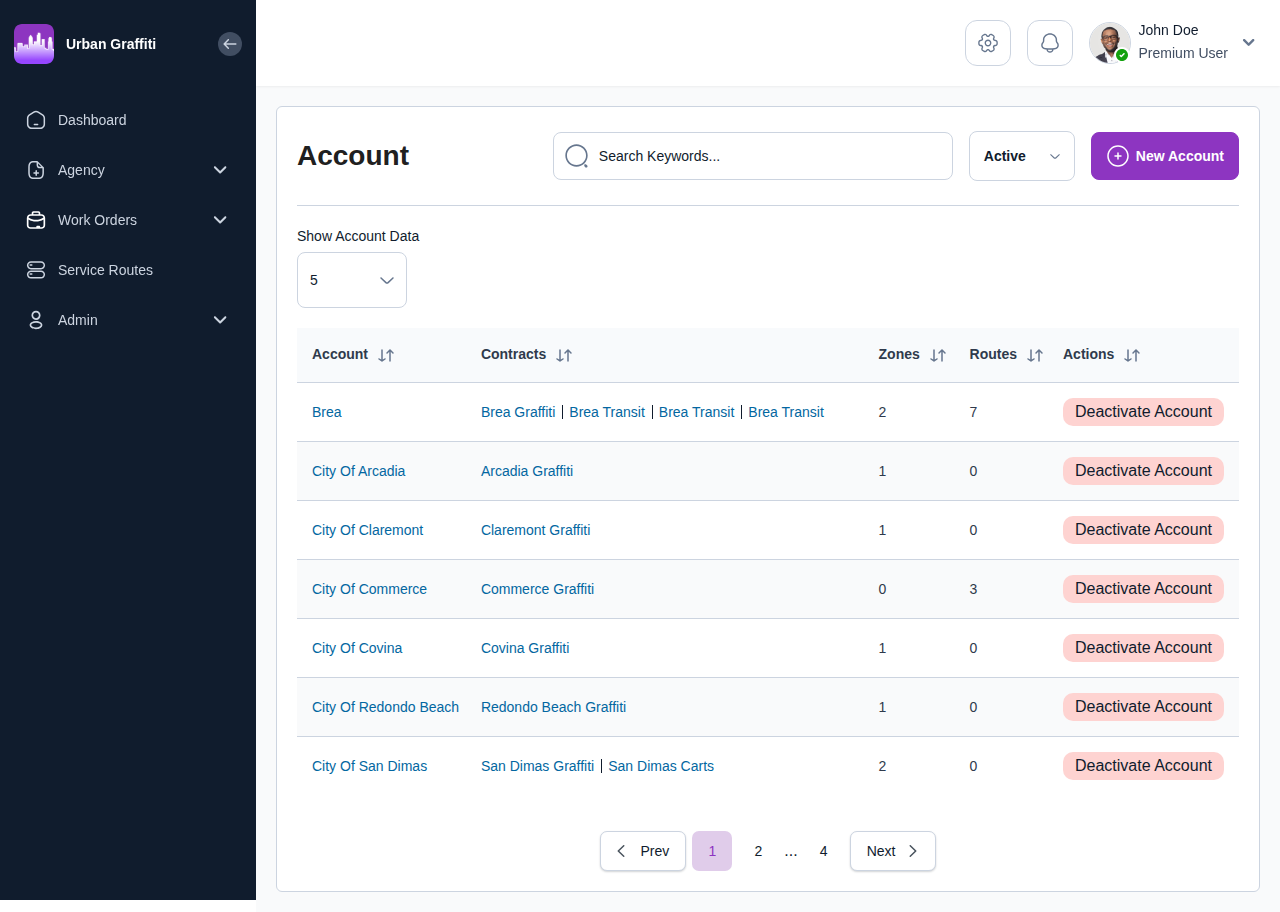
<file: account.html>
<!DOCTYPE html>
<html lang="en">
<head>
    <meta charset="UTF-8">
    <meta name="viewport" content="width=device-width, initial-scale=1.0">
    <title>Urban Graffiti Admin</title>
    <meta charset="UTF-8" />
    <meta name="viewport" content="width=device-width, initial-scale=1"/>
    <link rel="icon" type="image/ico" href="./assets/images/urban-graffiti.ico">
    <link rel="stylesheet" href="assets/css/bootstrap.min.css"/>
    <!-- <link rel="stylesheet" href="assets/css/datatables.css">
    <link rel="stylesheet" href="assets/css/datatables.min.css"> -->
    <link rel="stylesheet" href="assets/css/style.css"/>
</head>
<body class="order-dashboard">
    <div class="work-order-section d-flex" id="work-order">
        <nav class="side-navbar">
            <div class="nav-top d-flex align-items-center">
                <div class="nav-logo d-flex align-items-center flex-grow-1">
                    <a href="javascript:void(0)" title="Urban Graffiti" class="logo d-flex align-items-center">
                        <img src="./assets/images/urban-graffiti-logo.svg" alt="Urban Graffiti" title="Urban Graffiti" width="40" height="40" class="logo-img">
                        <p class="nav-title">Urban Graffiti</p>
                    </a>
                </div>
                <div class="nav-back-arrow">
                    <img src="./assets/images/left-circle-arrow.svg" alt="BacK" title="Back" width="24" height="24" class="collapsed-arrow" id="collapsed-arrow">
                    <img src="./assets/images/hamburger-menu.svg" alt="Menu" title="Menu" width="24" height="24" class="menu-arrow" id="menu-arrow">
                </div>
            </div>
            <div class="nav-bottom">
                <ul class="nav-list">
                    <li class="nav-items">
                        <a href="javascript:void(0)" class="nav-links d-flex align-items-center" title="Dashboard">
                            <img src="./assets/images/home.svg" alt="Dashboard" title="Dashboard" width="20" height="20" class="list-icons">
                            <span class="flex-grow-1">Dashboard</span>
                        </a>
                    </li>
                    <li class="nav-items nav-items-sub-dropdown">
                        <a href="javascript:void(0)" class="nav-links d-flex align-items-center" title="Agency" id="work-orders-trigger">
                            <img src="./assets/images/file-plus.svg" alt="Agency" title="Agency" width="20" height="20" class="list-icons">
                            <span class="flex-grow-1">Agency</span>
                            <img src="./assets/images/chevron-light-grey.svg" alt="Work Orders" title="Work Orders" width="20" height="20" class="dropdown-arrow">
                        </a>
                        <ul class="nav-list-dropdown">
                            <li class="dropdown-list">
                                <a href="./account.html" title="Account">Account</a>
                            </li>
                            <li class="dropdown-list">
                                <a href="javascript:void(0)" title="Users">Users</a>
                            </li>
                        </ul>
                    </li>
                    <li class="nav-items nav-items-sub-dropdown">
                        <a href="javascript:void(0)" class="nav-links d-flex align-items-center" title="Work Orders" id="work-orders-trigger">
                            <img src="./assets/images/briefcase.svg" alt="Work Orders" title="Work Orders" width="20" height="20" class="list-icons">
                            <span class="flex-grow-1">Work Orders</span>
                            <img src="./assets/images/chevron-light-grey.svg" alt="Work Orders" title="Work Orders" width="20" height="20" class="dropdown-arrow">
                        </a>
                        <ul class="nav-list-dropdown">
                            <li class="dropdown-list">
                                <a href="javascript:void(0)" title="Graffiti">Graffiti</a>
                            </li>
                            <li class="dropdown-list">
                                <a href="javascript:void(0)" title="Transit">Transit</a>
                            </li>
                            <li class="dropdown-list">
                                <a href="javascript:void(0)" title="Public"> Public</a>
                            </li>
                        </ul>
                    </li>
                    <li class="nav-items nav-items-sub-dropdown">
                        <a href="javascript:void(0)" class="nav-links d-flex align-items-center" title="Service Routes" id="work-orders-trigger">
                            <img src="./assets/images/server.svg" alt="Service Routes" title="Service Routes" width="20" height="20" class="list-icons">
                            <span class="flex-grow-1">Service Routes</span>
                        </a>
                    </li>
                    <li class="nav-items nav-items-sub-dropdown">
                        <a href="javascript:void(0)" class="nav-links d-flex align-items-center" title="Admin" id="work-orders-trigger">
                            <img src="./assets/images/user.svg" alt="Admin" title="Admin" width="20" height="20" class="list-icons">
                            <span class="flex-grow-1">Admin</span>
                            <img src="./assets/images/chevron-light-grey.svg" alt="Work Orders" title="Work Orders" width="20" height="20" class="dropdown-arrow">
                        </a>
                        <ul class="nav-list-dropdown">
                            <li class="dropdown-list">
                                <a href="./admin-user.html" title="Users">Users</a>
                            </li>
                            <li class="dropdown-list">
                                <a href="./admin-service.html" title="Services">Services</a>
                            </li>
                            <li class="dropdown-list">
                                <a href="javascript:void(0)" title="Surfaces">Surfaces</a>
                            </li>
                            <li class="dropdown-list">
                                <a href="javascript:void(0)" title="Emails">Emails</a>
                            </li>
                            <li class="dropdown-list">
                                <a href="javascript:void(0)" title="Reports">Reports</a>
                            </li>
                            <li class="dropdown-list">
                                <a href="javascript:void(0)" title="Trash">Trash</a>
                            </li>
                        </ul>
                    </li>
                </ul>
            </div>
        </nav>

        <section class="dashboard-wrapper flex-grow-1">
            <div class="dashboard-topbar sticky d-flex align-items-center">
                <div class="topbar-logo">
                    <a href="javascript:void(0)" title="Urban Graffiti" class="logo d-flex align-items-center">
                        <img src="./assets/images/urban-graffiti-logo.svg" alt="Urban Graffiti" title="Urban Graffiti" width="40" height="40" class="logo-img">
                        <h1 class="nav-title">Urban Graffiti</h1>
                    </a>
                </div>
                <div class="profile-wrapper d-flex align-items-center justify-content-end flex-grow-1">
                    <div class="tool-box rotate-image">
                        <img src="./assets/images/settings.svg" alt="Settings" title="Settings" width="20" height="20" class="tool-box-image">
                    </div>
                    <div class="tool-box bell-anim">
                        <img src="./assets/images/bell.svg" alt="Notification" title="Notificaion" width="20" height="20" class="tool-box-image">
                    </div>
                    <div class="user-profile-box d-flex align-items-center">
                        <div class="user-avatar">
                            <img src="./assets/images/Avatar.png" alt="User" title="User" width="40" height="40" class="user-image">
                        </div>
                        <div class="user-info flex-grow-1">
                            <p class="user-name">John Doe</p>
                            <span class="user-title">Premium User</span>
                        </div>
                        <div class="user-dropdown">
                            <img src="./assets/images/chevron-grey.svg" alt="Profile" title="Profile" width="24" height="24">
                        </div>
                        <ul class="profile-dropdown-list">
                            <li class="profile-dropdown-list-item">
                                <a href="javascript:void(0)" title="Profile">Profile</a>
                            </li>
                            <li class="profile-dropdown-list-item">
                                <a href="javascript:void(0)" title="Settings">Advanced Settings</a>
                            </li>
                        </ul>
                    </div>
                </div>
            </div>
            <div class="dashboard-detailed-section admin-detailed-section">
                <div class="detail-section-wrapper">
                    <div class="order-title d-flex align-items-center flex-wrap">
                        <h2 class="heading-title flex-grow-1">Account</h2>
                        <div class="order-title-right d-flex align-items-center flex-wrap">
                            <div class="search-input-container">
                                <input type="search" class="search-input" placeholder="Search Keywords..." id="search" name="search">
                            </div>
                            <div class="custom-select">
                                <div class="select-selected select-selected-dropdown">Active</div>
                                <ul class="select-items">
                                    <li>All</li>
                                    <li>Active</li>
                                    <li>Inactive</li>
                                </ul>
                            </div>
                            <a href="javascript:void(0)" title="New Account" class="detailed-btn btn-cta btn-cta-save icon-btn-div">New Account</a>
                        </div>
                    </div>
                    
                    <!-- table view start -->
                    <div class="table-view">
                        <div class="data-filter-select">
                            <label for="filter-select">Show Account Data</label>
                            <select name="" id="filter-select" class="table-select-box">
                                <option value="5">5</option>
                                <option value="10">10</option>
                                <option value="15">15</option>
                                <option value="20">20</option>
                            </select>
                        </div>
                        <div class="table-wrapper">
                            <table class="table" style="width:100%">
                                <thead>
                                    <tr>
                                        <th style="width: 20%;">
                                            <span class="table-th-title">Account</span>
                                            <span class="sort-div">
                                                <img src="./assets/images/sort.svg" alt="Sort" title="Sort" width="24" height="24">
                                            </span>
                                        </th>
                                        <th style="width: 45%;">
                                            <span class="table-th-title">Contracts</span>
                                            <span class="sort-div">
                                                <img src="./assets/images/sort.svg" alt="Sort" title="Sort" width="24" height="24">
                                            </span>
                                        </th>
                                        <th style="width: 10%;">
                                            <span class="table-th-title">Zones</span>
                                            <span class="sort-div">
                                                <img src="./assets/images/sort.svg" alt="Sort" title="Sort" width="24" height="24">
                                            </span>
                                        </th>
                                        <th style="width: 10%;">
                                            <span class="table-th-title">Routes</span>
                                            <span class="sort-div">
                                                <img src="./assets/images/sort.svg" alt="Sort" title="Sort" width="24" height="24">
                                            </span>
                                        </th>
                                        <th style="width: 15%;">
                                            <span class="table-th-title">Actions</span>
                                            <span class="sort-div">
                                                <img src="./assets/images/sort.svg" alt="Sort" title="Sort" width="24" height="24">
                                            </span>
                                        </th>
                                    </tr>
                                </thead>
                                <tbody class="users-details" id="users_table">
                                    <tr class="tr_list">
                                        <td class="account-td">
                                            <div class="account-title">
                                                <a href="./account-detail.html" title="Brea">Brea</a>
                                            </div>
                                        </td>
                                        <td class="contracts-td">
                                            <ul>
                                                <li>
                                                    <a href="javascript:void(0)" title="Brea Graffiti">Brea Graffiti</a>
                                                </li>
                                                <li>
                                                    <a href="javascript:void(0)" title="Brea Transit">Brea Transit</a>
                                                </li>
                                                <li>
                                                    <a href="javascript:void(0)" title="Brea Transit">Brea Transit</a>
                                                </li>
                                                <li>
                                                    <a href="javascript:void(0)" title="Brea Transit">Brea Transit</a>
                                                </li>
                                            </ul>
                                        </td>
                                        <td>
                                            <span>2</span>
                                        </td>
                                        <td>
                                            <span>7</span>
                                        </td>
                                        <td class="activate_tds">
                                            <div class="response-box deactivate-btn">
                                                <a href="javascript:void(0)" title="Deactivate Account" class="response-btn">Deactivate Account</a>
                                            </div>
                                        </td>
                                    </tr>
                                    <tr class="tr_list">
                                        <td class="account-td">
                                            <div class="title-info">
                                                <a href="javascript:void(0)" title="City Of Arcadia">City Of Arcadia</a>
                                            </div>
                                        </td>
                                        <td class="contracts-td">
                                            <ul class="title-lists">
                                                <li>
                                                    <a href="javascript:void(0)" title="Arcadia Graffiti">Arcadia Graffiti</a>
                                                </li>
                                            </ul>
                                        </td>
                                        <td>
                                            <span>1</span>
                                        </td>
                                        <td>
                                            <span>0</span>
                                        </td>
                                        <td class="activate_tds">
                                            <div class="response-box deactivate-btn">
                                                <a href="javascript:void(0)" title="Deactivate Account" class="response-btn">Deactivate Account</a>
                                            </div>
                                        </td>
                                    </tr>
                                    <tr class="tr_list">
                                        <td class="account-td">
                                            <div class="title-info">
                                                <a href="javascript:void(0)" title="City Of Arcadia">City Of Claremont</a>
                                            </div>
                                        </td>
                                        <td class="contracts-td">
                                            <ul class="title-lists">
                                                <li>
                                                    <a href="javascript:void(0)" title="Claremont Graffiti">Claremont Graffiti</a>
                                                </li>
                                            </ul>
                                        </td>
                                        <td>
                                            <span>1</span>
                                        </td>
                                        <td>
                                            <span>0</span>
                                        </td>
                                        <td class="activate_tds">
                                            <div class="response-box deactivate-btn">
                                                <a href="javascript:void(0)" title="Deactivate Account" class="response-btn">Deactivate Account</a>
                                            </div>
                                        </td>
                                    </tr>
                                    <tr class="tr_list">
                                        <td class="account-td">
                                            <div class="title-info">
                                                <a href="javascript:void(0)" title="City Of Arcadia">City Of Commerce</a>
                                            </div>
                                        </td>
                                        <td class="contracts-td">
                                            <ul class="title-lists">
                                                <li>
                                                    <a href="javascript:void(0)" title="Commerce Graffiti">Commerce Graffiti</a>
                                                </li>
                                            </ul>
                                        </td>
                                        <td>
                                            <span>0</span>
                                        </td>
                                        <td>
                                            <span>3</span>
                                        </td>
                                        <td class="activate_tds">
                                            <div class="response-box deactivate-btn">
                                                <a href="javascript:void(0)" title="Deactivate Account" class="response-btn">Deactivate Account</a>
                                            </div>
                                        </td>
                                    </tr>
                                    <tr class="tr_list">
                                        <td class="account-td">
                                            <div class="title-info">
                                                <a href="javascript:void(0)" title="City Of Covina">City Of Covina</a>
                                            </div>
                                        </td>
                                        <td class="contracts-td">
                                            <ul class="title-lists">
                                                <li>
                                                    <a href="javascript:void(0)" title="Covina Graffiti">Covina Graffiti</a>
                                                </li>
                                            </ul>
                                        </td>
                                        <td>
                                            <span>1</span>
                                        </td>
                                        <td>
                                            <span>0</span>
                                        </td>
                                        <td class="activate_tds">
                                            <div class="response-box deactivate-btn">
                                                <a href="javascript:void(0)" title="Deactivate Account" class="response-btn">Deactivate Account</a>
                                            </div>
                                        </td>
                                    </tr>
                                    <tr class="tr_list">
                                        <td class="account-td">
                                            <div class="title-info">
                                                <a href="javascript:void(0)" title="City Of Redondo Beach">City Of Redondo Beach</a>
                                            </div>
                                        </td>
                                        <td class="contracts-td">
                                            <ul class="title-lists">
                                                <li>
                                                    <a href="javascript:void(0)" title="Redondo Beach Graffiti">Redondo Beach Graffiti</a>
                                                </li>
                                            </ul>
                                        </td>
                                        <td>
                                            <span>1</span>
                                        </td>
                                        <td>
                                            <span>0</span>
                                        </td>
                                        <td class="activate_tds">
                                            <div class="response-box deactivate-btn">
                                                <a href="javascript:void(0)" title="Deactivate Account" class="response-btn">Deactivate Account</a>
                                            </div>
                                        </td>
                                    </tr>
                                    <tr class="tr_list">
                                        <td class="account-td">
                                            <div class="title-info">
                                                <a href="javascript:void(0)" title="City Of San Dimas">City Of San Dimas</a>
                                            </div>
                                        </td>
                                        <td class="contracts-td">
                                            <ul class="title-lists">
                                                <li>
                                                    <a href="javascript:void(0)" title="San Dimas Graffiti">San Dimas Graffiti</a>
                                                </li>
                                                <li>
                                                    <a href="javascript:void(0)" title="San Dimas Carts">San Dimas Carts</a>
                                                </li>
                                            </ul>
                                        </td>
                                        <td>
                                            <span>2</span>
                                        </td>
                                        <td>
                                            <span>0</span>
                                        </td>
                                        <td class="activate_tds">
                                            <div class="response-box deactivate-btn">
                                                <a href="javascript:void(0)" title="Deactivate Account" class="response-btn">Deactivate Account</a>
                                            </div>
                                        </td>
                                    </tr>
                                </tbody>
                            </table>
                        </div>

                        <div class="pagination">
                            <ul>
                              <li class="btn prev">
                                <span>Prev</span>
                              </li>
                              <li class="num active"><span>1</span></li>
                              <li class="num"><span>2</span></li>
                              <li class="dots"><span>...</span></li>
                              <li class="num"><span>4</span></li>
                              <li class="btn next">
                                <span>Next</span>
                              </li>
                            </ul>
                          </div>
                      
                    </div>
                    <!-- table view end -->
                </div>
            </div>
        </section>
    </div>

    <!-- script link -->
    <script src="assets/js/jquery-3.7.1.min.js"></script>
    <script src="assets/js/bootstrap.min.js"></script>
    <!-- <script src="assets/js/datatables.js"></script>
    <script src="assets/js/datatables.min.js"></script> -->
    <script src="./assets/js/global.js"></script>   
</body>
</html>
</file>
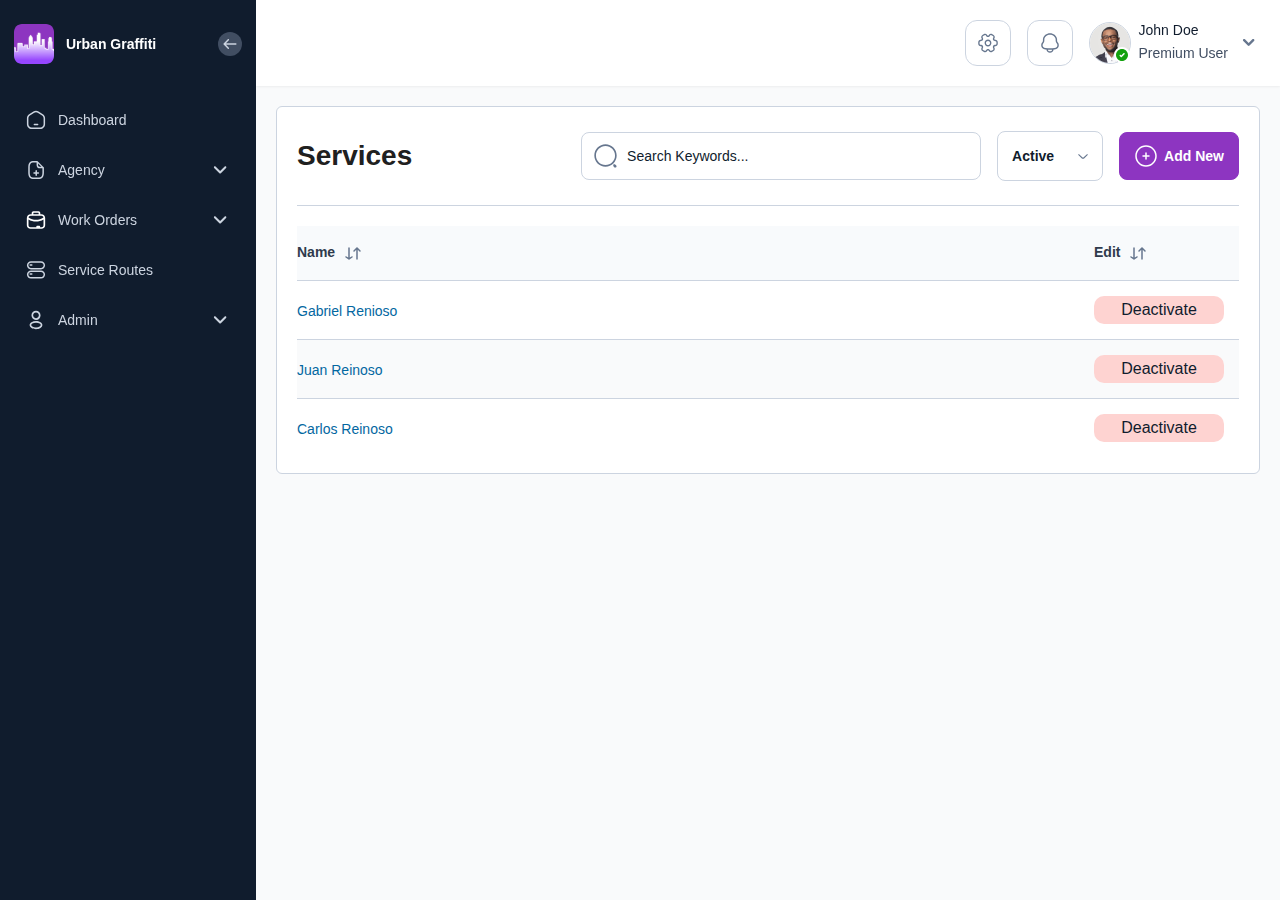
<file: admin-service.html>
<!DOCTYPE html>
<html lang="en">
<head>
    <meta charset="UTF-8">
    <meta name="viewport" content="width=device-width, initial-scale=1.0">
    <title>Urban Graffiti Admin</title>
    <meta charset="UTF-8" />
    <meta name="viewport" content="width=device-width, initial-scale=1"/>
    <link rel="icon" type="image/ico" href="./assets/images/urban-graffiti.ico">
    <link rel="stylesheet" href="assets/css/bootstrap.min.css"/>
    <!-- <link rel="stylesheet" href="assets/css/datatables.css">
    <link rel="stylesheet" href="assets/css/datatables.min.css"> -->
    <link rel="stylesheet" href="assets/css/style.css"/>
</head>
<body class="order-dashboard">
    <div class="work-order-section d-flex" id="work-order">
        <nav class="side-navbar">
            <div class="nav-top d-flex align-items-center">
                <div class="nav-logo d-flex align-items-center flex-grow-1">
                    <a href="javascript:void(0)" title="Urban Graffiti" class="logo d-flex align-items-center">
                        <img src="./assets/images/urban-graffiti-logo.svg" alt="Urban Graffiti" title="Urban Graffiti" width="40" height="40" class="logo-img">
                        <p class="nav-title">Urban Graffiti</p>
                    </a>
                </div>
                <div class="nav-back-arrow">
                    <img src="./assets/images/left-circle-arrow.svg" alt="BacK" title="Back" width="24" height="24" class="collapsed-arrow" id="collapsed-arrow">
                    <img src="./assets/images/hamburger-menu.svg" alt="Menu" title="Menu" width="24" height="24" class="menu-arrow" id="menu-arrow">
                </div>
            </div>
            <div class="nav-bottom">
                <ul class="nav-list">
                    <li class="nav-items">
                        <a href="javascript:void(0)" class="nav-links d-flex align-items-center" title="Dashboard">
                            <img src="./assets/images/home.svg" alt="Dashboard" title="Dashboard" width="20" height="20" class="list-icons">
                            <span class="flex-grow-1">Dashboard</span>
                        </a>
                    </li>
                    <li class="nav-items nav-items-sub-dropdown">
                        <a href="javascript:void(0)" class="nav-links d-flex align-items-center" title="Agency" id="work-orders-trigger">
                            <img src="./assets/images/file-plus.svg" alt="Agency" title="Agency" width="20" height="20" class="list-icons">
                            <span class="flex-grow-1">Agency</span>
                            <img src="./assets/images/chevron-light-grey.svg" alt="Work Orders" title="Work Orders" width="20" height="20" class="dropdown-arrow">
                        </a>
                        <ul class="nav-list-dropdown">
                            <li class="dropdown-list">
                                <a href="./account.html" title="Account">Account</a>
                            </li>
                            <li class="dropdown-list">
                                <a href="javascript:void(0)" title="Users">Users</a>
                            </li>
                        </ul>
                    </li>
                    <li class="nav-items nav-items-sub-dropdown">
                        <a href="javascript:void(0)" class="nav-links d-flex align-items-center" title="Work Orders" id="work-orders-trigger">
                            <img src="./assets/images/briefcase.svg" alt="Work Orders" title="Work Orders" width="20" height="20" class="list-icons">
                            <span class="flex-grow-1">Work Orders</span>
                            <img src="./assets/images/chevron-light-grey.svg" alt="Work Orders" title="Work Orders" width="20" height="20" class="dropdown-arrow">
                        </a>
                        <ul class="nav-list-dropdown">
                            <li class="dropdown-list">
                                <a href="javascript:void(0)" title="Graffiti">Graffiti</a>
                            </li>
                            <li class="dropdown-list">
                                <a href="javascript:void(0)" title="Transit">Transit</a>
                            </li>
                            <li class="dropdown-list">
                                <a href="javascript:void(0)" title="Public"> Public</a>
                            </li>
                        </ul>
                    </li>
                    <li class="nav-items nav-items-sub-dropdown">
                        <a href="javascript:void(0)" class="nav-links d-flex align-items-center" title="Service Routes" id="work-orders-trigger">
                            <img src="./assets/images/server.svg" alt="Service Routes" title="Service Routes" width="20" height="20" class="list-icons">
                            <span class="flex-grow-1">Service Routes</span>
                        </a>
                    </li>
                    <li class="nav-items nav-items-sub-dropdown">
                        <a href="javascript:void(0)" class="nav-links d-flex align-items-center" title="Admin" id="work-orders-trigger">
                            <img src="./assets/images/user.svg" alt="Admin" title="Admin" width="20" height="20" class="list-icons">
                            <span class="flex-grow-1">Admin</span>
                            <img src="./assets/images/chevron-light-grey.svg" alt="Work Orders" title="Work Orders" width="20" height="20" class="dropdown-arrow">
                        </a>
                        <ul class="nav-list-dropdown">
                            <li class="dropdown-list">
                                <a href="./admin-user.html" title="Users">Users</a>
                            </li>
                            <li class="dropdown-list">
                                <a href="./admin-service.html" title="Services">Services</a>
                            </li>
                            <li class="dropdown-list">
                                <a href="javascript:void(0)" title="Surfaces">Surfaces</a>
                            </li>
                            <li class="dropdown-list">
                                <a href="javascript:void(0)" title="Emails">Emails</a>
                            </li>
                            <li class="dropdown-list">
                                <a href="javascript:void(0)" title="Reports">Reports</a>
                            </li>
                            <li class="dropdown-list">
                                <a href="javascript:void(0)" title="Trash">Trash</a>
                            </li>
                        </ul>
                    </li>
                </ul>
            </div>
        </nav>

        <section class="dashboard-wrapper flex-grow-1">
            <div class="dashboard-topbar sticky d-flex align-items-center">
                <div class="topbar-logo">
                    <a href="javascript:void(0)" title="Urban Graffiti" class="logo d-flex align-items-center">
                        <img src="./assets/images/urban-graffiti-logo.svg" alt="Urban Graffiti" title="Urban Graffiti" width="40" height="40" class="logo-img">
                        <h1 class="nav-title">Urban Graffiti</h1>
                    </a>
                </div>
                <div class="profile-wrapper d-flex align-items-center justify-content-end flex-grow-1">
                    <div class="tool-box rotate-image">
                        <img src="./assets/images/settings.svg" alt="Settings" title="Settings" width="20" height="20" class="tool-box-image">
                    </div>
                    <div class="tool-box bell-anim">
                        <img src="./assets/images/bell.svg" alt="Notification" title="Notificaion" width="20" height="20" class="tool-box-image">
                    </div>
                    <div class="user-profile-box d-flex align-items-center">
                        <div class="user-avatar">
                            <img src="./assets/images/Avatar.png" alt="User" title="User" width="40" height="40" class="user-image">
                        </div>
                        <div class="user-info flex-grow-1">
                            <p class="user-name">John Doe</p>
                            <span class="user-title">Premium User</span>
                        </div>
                        <div class="user-dropdown">
                            <img src="./assets/images/chevron-grey.svg" alt="Profile" title="Profile" width="24" height="24">
                        </div>
                        <ul class="profile-dropdown-list">
                            <li class="profile-dropdown-list-item">
                                <a href="javascript:void(0)" title="Profile">Profile</a>
                            </li>
                            <li class="profile-dropdown-list-item">
                                <a href="javascript:void(0)" title="Settings">Advanced Settings</a>
                            </li>
                        </ul>
                    </div>
                </div>
            </div>
            <div class="dashboard-detailed-section admin-detailed-section">
                <div class="detail-section-wrapper">
                    <div class="order-title d-flex align-items-center flex-wrap">
                        <h2 class="heading-title flex-grow-1">Services</h2>
                        <div class="order-title-right d-flex align-items-center flex-wrap">
                            <div class="search-input-container">
                                <input type="search" class="search-input" placeholder="Search Keywords..." id="search" name="search">
                            </div>
                            <div class="custom-select">
                                <div class="select-selected select-selected-dropdown">Active</div>
                                <ul class="select-items">
                                  <li>Active</li>
                                  <li>Inactive</li>
                                </ul>
                            </div>
                            <a href="./new-service.html" title="Add New" class="detailed-btn btn-cta btn-cta-save icon-btn-div">Add New</a>
                        </div>
                    </div>
                    
                    <!-- table view start -->
                    <div class="table-view">
                        <div class="table-wrapper">
                            <table class="table">
                                <thead>
                                    <tr>
                                        <th style="width: 20px; display: none;">
                                            <input type="checkbox" id="select-all" class="table-input-checkbox">
                                            <label for="select-all"></label>
                                        </th>
                                        <th style="width: 90%;">
                                            <span class="table-th-title">Name</span>
                                            <span class="sort-div">
                                                <img src="./assets/images/sort.svg" alt="Sort" title="Sort" width="24" height="24">
                                            </span>
                                        </th>
                                        <th style="width: 10%;">
                                            <span class="table-th-title">Edit</span>
                                            <span class="sort-div">
                                                <img src="./assets/images/sort.svg" alt="Sort" title="Sort" width="24" height="24">
                                            </span>
                                        </th>
                                    </tr>
                                </thead>
                                <tbody class="users-details" id="users_table">
                                    <tr class="tr_list">
                                        <td class="user-input" style="display: none;">
                                            <input type="checkbox" id="select-all" class="table-input-checkbox">
                                            <label for="select-all"></label>
                                        </td>
                                        <td class="user-info">
                                            <div class="profile-avatar">
                                                <img src="./assets/images/Avatar.png" alt="User" title="User" width="40" height="40">
                                            </div>
                                            <a href="javascript:void(0)" title="Gabriel Renioso" class="user-title">Gabriel Renioso</a>
                                        </td>
                                        <td class="activate_tds">
                                            <div class="response-box deactivate-btn">
                                                <a href="javascript:void(0)" title="Deactivate" class="response-btn">Deactivate</a>
                                            </div>
                                            <div class="response-box activate-btn">
                                                <a href="javascript:void(0)" title="Activate" class="response-btn">Activate</a>
                                            </div>
                                        </td>
                                    </tr>
                                    <tr class="tr_list">
                                        <td class="user-input" style="display: none;">
                                            <input type="checkbox" id="select-all" class="table-input-checkbox">
                                            <label for="select-all"></label>
                                        </td>
                                        <td class="user-info">
                                            <div class="profile-avatar">
                                                <img src="./assets/images/Avatar.png" alt="User" title="User" width="40" height="40">
                                            </div>
                                            <a href="javascript:void(0)" title="Juan Reinoso" class="user-title">Juan Reinoso</a>
                                        </td>
                                        <td class="activate_tds">
                                            <div class="response-box deactivate-btn">
                                                <a href="javascript:void(0)" title="Deactivate" class="response-btn">Deactivate</a>
                                            </div>
                                            <div class="response-box activate-btn">
                                                <a href="javascript:void(0)" title="Activate" class="response-btn">Activate</a>
                                            </div>
                                        </td>
                                    </tr>
                                    <tr class="tr_list">
                                        <td class="user-input" style="display: none;">
                                            <input type="checkbox" id="select-all" class="table-input-checkbox">
                                            <label for="select-all"></label>
                                        </td>
                                        <td class="user-info">
                                            <div class="profile-avatar">
                                                <img src="./assets/images/Avatar.png" alt="User" title="User" width="40" height="40">
                                            </div>
                                            <a href="javascript:void(0)" title="Carlos Reinoso" class="user-title">Carlos Reinoso</a>
                                        </td>
                                        <td class="activate_tds">
                                            <div class="response-box deactivate-btn">
                                                <a href="javascript:void(0)" title="Deactivate" class="response-btn">Deactivate</a>
                                            </div>
                                            <div class="response-box activate-btn">
                                                <a href="javascript:void(0)" title="Activate" class="response-btn">Activate</a>
                                            </div>
                                        </td>
                                    </tr>
                                </tbody>
                            </table>
                        </div>
                    </div>
                    <!-- table view end -->
                </div>
            </div>
        </section>
    </div>

    <!-- script link -->
    <script src="assets/js/jquery-3.7.1.min.js"></script>
    <script src="assets/js/bootstrap.min.js"></script>
    <!-- <script src="assets/js/datatables.js"></script>
    <script src="assets/js/datatables.min.js"></script> -->
    <script src="./assets/js/global.js"></script>   
</body>
</html>
</file>
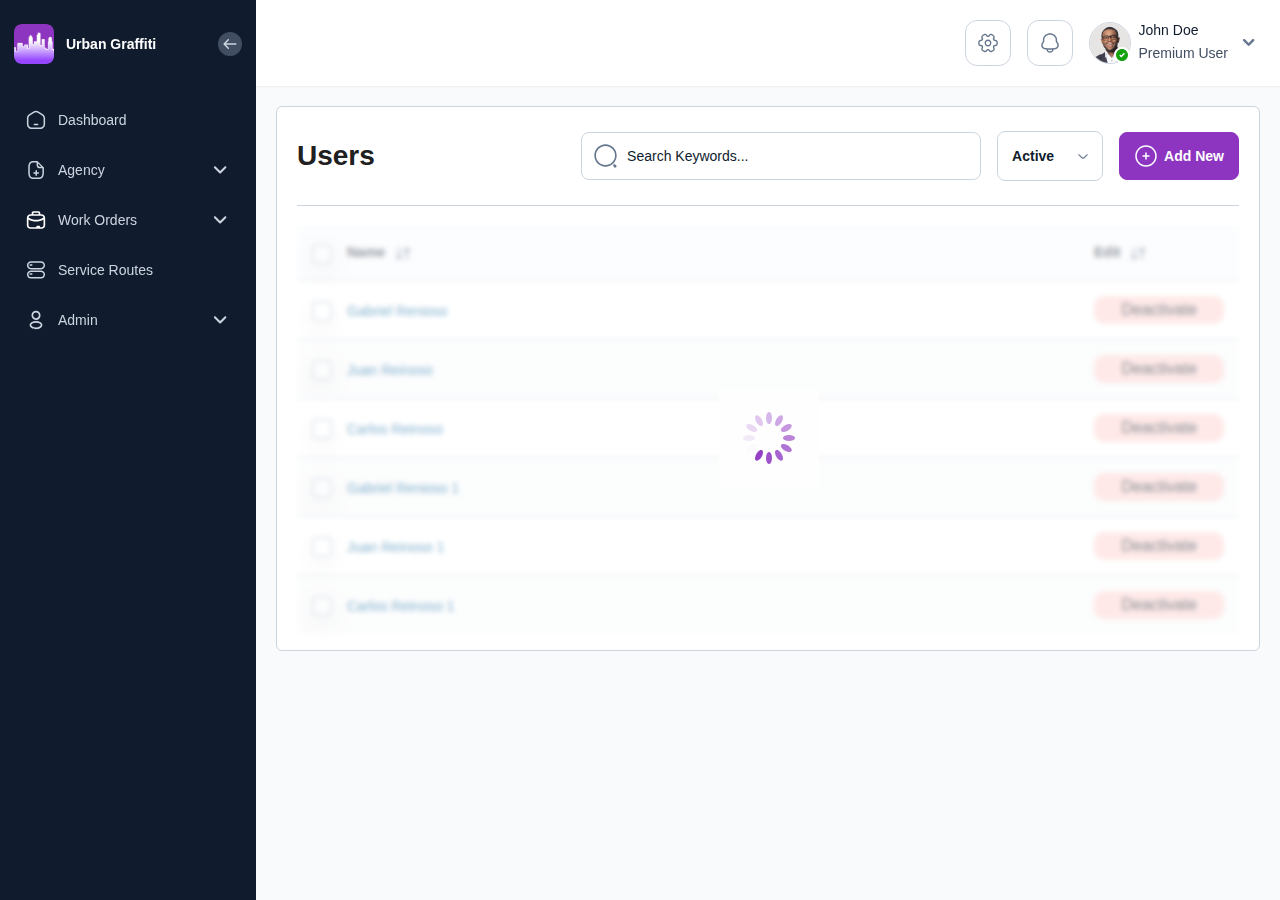
<file: admin-user.html>
<!DOCTYPE html>
<html lang="en">
<head>
    <meta charset="UTF-8">
    <meta name="viewport" content="width=device-width, initial-scale=1.0">
    <title>Urban Graffiti Admin</title>
    <meta charset="UTF-8" />
    <meta name="viewport" content="width=device-width, initial-scale=1"/>
    <link rel="icon" type="image/ico" href="./assets/images/urban-graffiti.ico">
    <link rel="stylesheet" href="assets/css/bootstrap.min.css"/>
    <!-- <link rel="stylesheet" href="assets/css/datatables.css">
    <link rel="stylesheet" href="assets/css/datatables.min.css"> -->
    <link rel="stylesheet" href="assets/css/style.css"/>
</head>
<body class="order-dashboard">
    <div class="work-order-section d-flex" id="work-order">
        <nav class="side-navbar">
            <div class="nav-top d-flex align-items-center">
                <div class="nav-logo d-flex align-items-center flex-grow-1">
                    <a href="javascript:void(0)" title="Urban Graffiti" class="logo d-flex align-items-center">
                        <img src="./assets/images/urban-graffiti-logo.svg" alt="Urban Graffiti" title="Urban Graffiti" width="40" height="40" class="logo-img">
                        <p class="nav-title">Urban Graffiti</p>
                    </a>
                </div>
                <div class="nav-back-arrow">
                    <img src="./assets/images/left-circle-arrow.svg" alt="BacK" title="Back" width="24" height="24" class="collapsed-arrow" id="collapsed-arrow">
                    <img src="./assets/images/hamburger-menu.svg" alt="Menu" title="Menu" width="24" height="24" class="menu-arrow" id="menu-arrow">
                </div>
            </div>
            <div class="nav-bottom">
                <ul class="nav-list">
                    <li class="nav-items">
                        <a href="javascript:void(0)" class="nav-links d-flex align-items-center" title="Dashboard">
                            <img src="./assets/images/home.svg" alt="Dashboard" title="Dashboard" width="20" height="20" class="list-icons">
                            <span class="flex-grow-1">Dashboard</span>
                        </a>
                    </li>
                    <li class="nav-items nav-items-sub-dropdown">
                        <a href="javascript:void(0)" class="nav-links d-flex align-items-center" title="Agency" id="work-orders-trigger">
                            <img src="./assets/images/file-plus.svg" alt="Agency" title="Agency" width="20" height="20" class="list-icons">
                            <span class="flex-grow-1">Agency</span>
                            <img src="./assets/images/chevron-light-grey.svg" alt="Work Orders" title="Work Orders" width="20" height="20" class="dropdown-arrow">
                        </a>
                        <ul class="nav-list-dropdown">
                            <li class="dropdown-list">
                                <a href="./account.html" title="Account">Account</a>
                            </li>
                            <li class="dropdown-list">
                                <a href="javascript:void(0)" title="Users">Users</a>
                            </li>
                        </ul>
                    </li>
                    <li class="nav-items nav-items-sub-dropdown">
                        <a href="javascript:void(0)" class="nav-links d-flex align-items-center" title="Work Orders" id="work-orders-trigger">
                            <img src="./assets/images/briefcase.svg" alt="Work Orders" title="Work Orders" width="20" height="20" class="list-icons">
                            <span class="flex-grow-1">Work Orders</span>
                            <img src="./assets/images/chevron-light-grey.svg" alt="Work Orders" title="Work Orders" width="20" height="20" class="dropdown-arrow">
                        </a>
                        <ul class="nav-list-dropdown">
                            <li class="dropdown-list">
                                <a href="javascript:void(0)" title="Graffiti">Graffiti</a>
                            </li>
                            <li class="dropdown-list">
                                <a href="javascript:void(0)" title="Transit">Transit</a>
                            </li>
                            <li class="dropdown-list">
                                <a href="javascript:void(0)" title="Public"> Public</a>
                            </li>
                        </ul>
                    </li>
                    <li class="nav-items nav-items-sub-dropdown">
                        <a href="javascript:void(0)" class="nav-links d-flex align-items-center" title="Service Routes" id="work-orders-trigger">
                            <img src="./assets/images/server.svg" alt="Service Routes" title="Service Routes" width="20" height="20" class="list-icons">
                            <span class="flex-grow-1">Service Routes</span>
                        </a>
                    </li>
                    <li class="nav-items nav-items-sub-dropdown">
                        <a href="javascript:void(0)" class="nav-links d-flex align-items-center" title="Admin" id="work-orders-trigger">
                            <img src="./assets/images/user.svg" alt="Admin" title="Admin" width="20" height="20" class="list-icons">
                            <span class="flex-grow-1">Admin</span>
                            <img src="./assets/images/chevron-light-grey.svg" alt="Work Orders" title="Work Orders" width="20" height="20" class="dropdown-arrow">
                        </a>
                        <ul class="nav-list-dropdown">
                            <li class="dropdown-list">
                                <a href="./admin-user.html" title="Users">Users</a>
                            </li>
                            <li class="dropdown-list">
                                <a href="./admin-service.html" title="Services">Services</a>
                            </li>
                            <li class="dropdown-list">
                                <a href="javascript:void(0)" title="Surfaces">Surfaces</a>
                            </li>
                            <li class="dropdown-list">
                                <a href="javascript:void(0)" title="Emails">Emails</a>
                            </li>
                            <li class="dropdown-list">
                                <a href="javascript:void(0)" title="Reports">Reports</a>
                            </li>
                            <li class="dropdown-list">
                                <a href="javascript:void(0)" title="Trash">Trash</a>
                            </li>
                        </ul>
                    </li>
                </ul>
            </div>
        </nav>

        <section class="dashboard-wrapper flex-grow-1">
            <div class="dashboard-topbar sticky d-flex align-items-center">
                <div class="topbar-logo">
                    <a href="javascript:void(0)" title="Urban Graffiti" class="logo d-flex align-items-center">
                        <img src="./assets/images/urban-graffiti-logo.svg" alt="Urban Graffiti" title="Urban Graffiti" width="40" height="40" class="logo-img">
                        <h1 class="nav-title">Urban Graffiti</h1>
                    </a>
                </div>
                <div class="profile-wrapper d-flex align-items-center justify-content-end flex-grow-1">
                    <div class="tool-box rotate-image">
                        <img src="./assets/images/settings.svg" alt="Settings" title="Settings" width="20" height="20" class="tool-box-image">
                    </div>
                    <div class="tool-box bell-anim">
                        <img src="./assets/images/bell.svg" alt="Notification" title="Notificaion" width="20" height="20" class="tool-box-image">
                    </div>
                    <div class="user-profile-box d-flex align-items-center">
                        <div class="user-avatar">
                            <img src="./assets/images/Avatar.png" alt="User" title="User" width="40" height="40" class="user-image">
                        </div>
                        <div class="user-info flex-grow-1">
                            <p class="user-name">John Doe</p>
                            <span class="user-title">Premium User</span>
                        </div>
                        <div class="user-dropdown">
                            <img src="./assets/images/chevron-grey.svg" alt="Profile" title="Profile" width="24" height="24">
                        </div>
                        <ul class="profile-dropdown-list">
                            <li class="profile-dropdown-list-item">
                                <a href="javascript:void(0)" title="Profile">Profile</a>
                            </li>
                            <li class="profile-dropdown-list-item">
                                <a href="javascript:void(0)" title="Settings">Advanced Settings</a>
                            </li>
                        </ul>
                    </div>
                </div>
            </div>
            <div class="dashboard-detailed-section admin-detailed-section">
                <div class="detail-section-wrapper">
                    <div class="order-title d-flex align-items-center flex-wrap">
                        <h2 class="heading-title flex-grow-1">Users</h2>
                        <div class="order-title-right d-flex align-items-center flex-wrap">
                            <div class="search-input-container">
                                <input type="search" class="search-input" placeholder="Search Keywords..." id="search" name="search">
                            </div>
                            <div class="custom-select">
                                <div class="select-selected select-selected-dropdown">Active</div>
                                <ul class="select-items">
                                  <li>Active</li>
                                  <li>Inactive</li>
                                </ul>
                            </div>
                            <a href="./new-user.html" title="Add New" class="detailed-btn btn-cta btn-cta-save icon-btn-div">Add New</a>
                        </div>
                    </div>
                    
                    <!-- table view start -->
                    <div class="table-view">
                        <div class="page_loader">
                            <img src="./assets/images/spinner.gif" alt="Urban Graffiti" title="Urban Graffiti" width="200" height="200">
                        </div>
                        <div class="table-wrapper">
                            <table class="table" style="width:100%">
                                <thead>
                                    <tr>
                                        <th style="width: 20px;">
                                            <input type="checkbox" id="select-all" class="table-input-checkbox">
                                            <label for="select-all"></label>
                                        </th>
                                        <th style="width: 90%;">
                                            <span class="table-th-title">Name</span>
                                            <span class="sort-div">
                                                <img src="./assets/images/sort.svg" alt="Sort" title="Sort" width="24" height="24">
                                            </span>
                                        </th>
                                        <th style="width: 10%;">
                                            <span class="table-th-title">Edit</span>
                                            <span class="sort-div">
                                                <img src="./assets/images/sort.svg" alt="Sort" title="Sort" width="24" height="24">
                                            </span>
                                        </th>
                                    </tr>
                                </thead>
                                <tbody class="users-details" id="users_table">
                                    <tr class="tr_list">
                                        <td class="user-input">
                                            <input type="checkbox" id="select-all" class="table-input-checkbox">
                                            <label for="select-all"></label>
                                        </td>
                                        <td class="user-info">
                                            <div class="profile-avatar">
                                                <img src="./assets/images/Avatar.png" alt="User" title="User" width="40" height="40">
                                            </div>
                                            <a href="javascript:void(0)" title="Gabriel Renioso" class="user-title">Gabriel Renioso</a>
                                        </td>
                                        <td class="activate_tds">
                                            <div class="response-box deactivate-btn">
                                                <a href="javascript:void(0)" title="Deactivate" class="response-btn">Deactivate</a>
                                            </div>
                                            <div class="response-box activate-btn">
                                                <a href="javascript:void(0)" title="Activate" class="response-btn">Activate</a>
                                            </div>
                                        </td>
                                    </tr>
                                    <tr class="tr_list">
                                        <td class="user-input">
                                            <input type="checkbox" id="select-all" class="table-input-checkbox">
                                            <label for="select-all"></label>
                                        </td>
                                        <td class="user-info">
                                            <div class="profile-avatar">
                                                <img src="./assets/images/Avatar.png" alt="User" title="User" width="40" height="40">
                                            </div>
                                            <a href="javascript:void(0)" title="Juan Reinoso" class="user-title">Juan Reinoso</a>
                                        </td>
                                        <td class="activate_tds">
                                            <div class="response-box deactivate-btn">
                                                <a href="javascript:void(0)" title="Deactivate" class="response-btn">Deactivate</a>
                                            </div>
                                            <div class="response-box activate-btn">
                                                <a href="javascript:void(0)" title="Activate" class="response-btn">Activate</a>
                                            </div>
                                        </td>
                                    </tr>
                                    <tr class="tr_list">
                                        <td class="user-input">
                                            <input type="checkbox" id="select-all" class="table-input-checkbox">
                                            <label for="select-all"></label>
                                        </td>
                                        <td class="user-info">
                                            <div class="profile-avatar">
                                                <img src="./assets/images/Avatar.png" alt="User" title="User" width="40" height="40">
                                            </div>
                                            <a href="javascript:void(0)" title="Carlos Reinoso" class="user-title">Carlos Reinoso</a>
                                        </td>
                                        <td class="activate_tds">
                                            <div class="response-box deactivate-btn">
                                                <a href="javascript:void(0)" title="Deactivate" class="response-btn">Deactivate</a>
                                            </div>
                                            <div class="response-box activate-btn">
                                                <a href="javascript:void(0)" title="Activate" class="response-btn">Activate</a>
                                            </div>
                                        </td>
                                    </tr>

                                    <!--  -->
                                    <tr class="tr_list">
                                        <td class="user-input">
                                            <input type="checkbox" id="select-all" class="table-input-checkbox">
                                            <label for="select-all"></label>
                                        </td>
                                        <td class="user-info">
                                            <div class="profile-avatar">
                                                <img src="./assets/images/Avatar.png" alt="User" title="User" width="40" height="40">
                                            </div>
                                            <a href="javascript:void(0)" title="Gabriel Renioso" class="user-title">Gabriel Renioso 1</a>
                                        </td>
                                        <td class="activate_tds">
                                            <div class="response-box deactivate-btn">
                                                <a href="javascript:void(0)" title="Deactivate" class="response-btn">Deactivate</a>
                                            </div>
                                            <div class="response-box activate-btn">
                                                <a href="javascript:void(0)" title="Activate" class="response-btn">Activate</a>
                                            </div>
                                        </td>
                                    </tr>
                                    <tr class="tr_list">
                                        <td class="user-input">
                                            <input type="checkbox" id="select-all" class="table-input-checkbox">
                                            <label for="select-all"></label>
                                        </td>
                                        <td class="user-info">
                                            <div class="profile-avatar">
                                                <img src="./assets/images/Avatar.png" alt="User" title="User" width="40" height="40">
                                            </div>
                                            <a href="javascript:void(0)" title="Juan Reinoso" class="user-title">Juan Reinoso 1</a>
                                        </td>
                                        <td class="activate_tds">
                                            <div class="response-box deactivate-btn">
                                                <a href="javascript:void(0)" title="Deactivate" class="response-btn">Deactivate</a>
                                            </div>
                                            <div class="response-box activate-btn">
                                                <a href="javascript:void(0)" title="Activate" class="response-btn">Activate</a>
                                            </div>
                                        </td>
                                    </tr>
                                    <tr class="tr_list">
                                        <td class="user-input">
                                            <input type="checkbox" id="select-all" class="table-input-checkbox">
                                            <label for="select-all"></label>
                                        </td>
                                        <td class="user-info">
                                            <div class="profile-avatar">
                                                <img src="./assets/images/Avatar.png" alt="User" title="User" width="40" height="40">
                                            </div>
                                            <a href="javascript:void(0)" title="Carlos Reinoso" class="user-title">Carlos Reinoso 1</a>
                                        </td>
                                        <td class="activate_tds">
                                            <div class="response-box deactivate-btn">
                                                <a href="javascript:void(0)" title="Deactivate" class="response-btn">Deactivate</a>
                                            </div>
                                            <div class="response-box activate-btn">
                                                <a href="javascript:void(0)" title="Activate" class="response-btn">Activate</a>
                                            </div>
                                        </td>
                                    </tr>
                                </tbody>
                            </table>
                        </div>
                    </div>
                    <!-- table view end -->
                </div>
            </div>
        </section>
    </div>

    <!-- script link -->
    <script src="assets/js/jquery-3.7.1.min.js"></script>
    <script src="assets/js/bootstrap.min.js"></script>
    <!-- <script src="assets/js/datatables.js"></script>
    <script src="assets/js/datatables.min.js"></script> -->
    <script src="./assets/js/global.js"></script>   
</body>
</html>
</file>
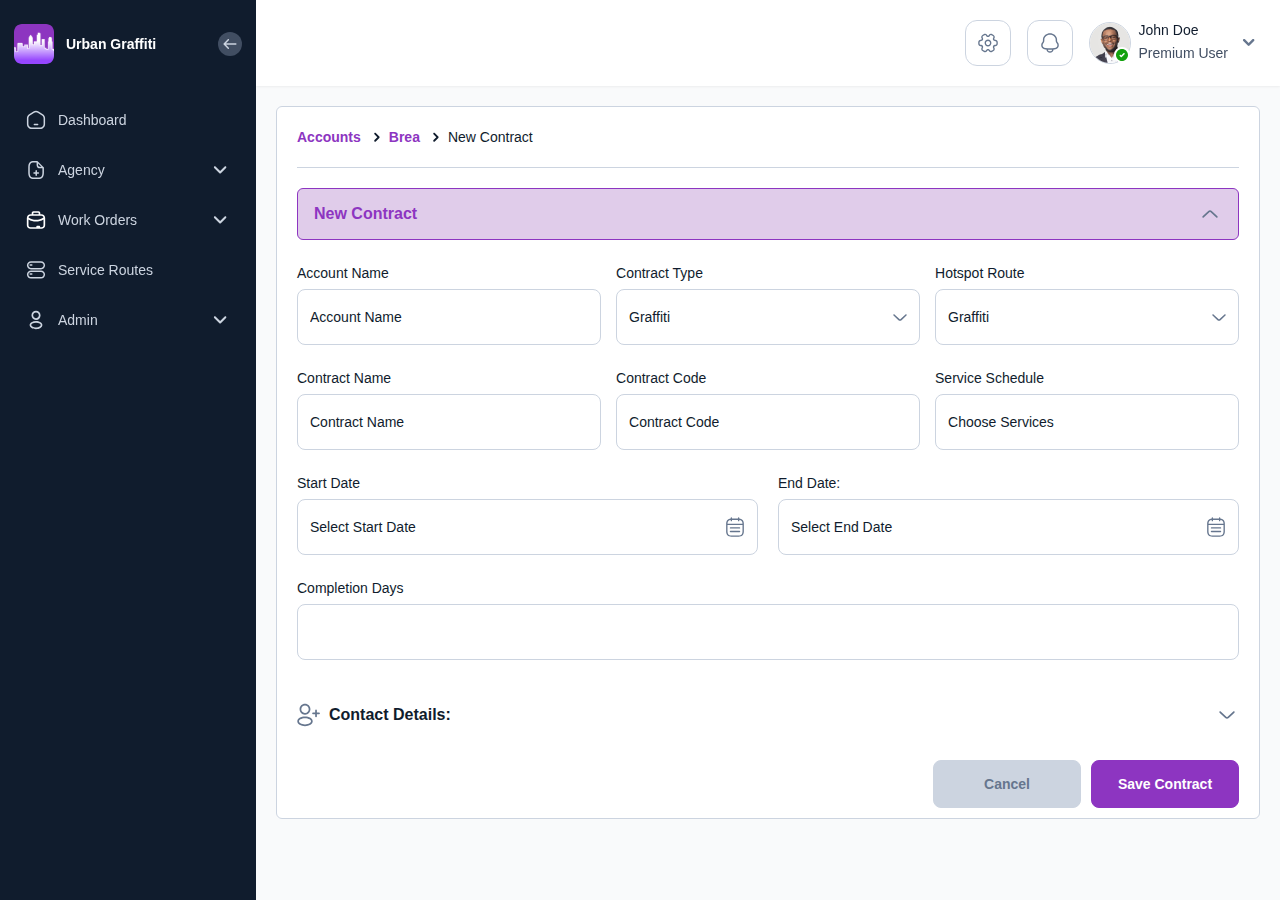
<file: new-contract.html>
<!DOCTYPE html>
<html lang="en">
<head>
    <meta charset="UTF-8">
    <meta name="viewport" content="width=device-width, initial-scale=1.0">
    <title>Urban Graffiti Dashboard</title>
    <meta charset="UTF-8" />
    <meta name="viewport" content="width=device-width, initial-scale=1"/>
    <link rel="icon" type="image/ico" href="./assets/images/urban-graffiti.ico">
    <link rel="stylesheet" href="assets/css/bootstrap.min.css"/>
    <!-- Bootstrap Datepicker CSS -->
    <link rel="stylesheet" href="assets/css/bootstrap-datepicker.min.css">
     <!-- Bootstrap Datetimepicker CSS
     <link rel="stylesheet" href="assets/css/bootstrap-datetimepicker.min.css"> -->
    <!-- select 2 link -->
    <link rel="stylesheet" href="assets/css/select2.min.css" />
    <link rel="stylesheet" href="assets/css/select2-bootstrap-5-theme.min.css" />
    <!-- <link rel="stylesheet" href="assets/css/datatables.css">
    <link rel="stylesheet" href="assets/css/datatables.min.css"> -->
    <link rel="stylesheet" href="assets/css/style.css"/>
</head>
<body class="order-dashboard">
    <div class="work-order-section d-flex" id="work-order">
        <nav class="side-navbar">
            <div class="nav-top d-flex align-items-center">
                <div class="nav-logo d-flex align-items-center flex-grow-1">
                    <a href="javascript:void(0)" title="Urban Graffiti" class="logo d-flex align-items-center">
                        <img src="./assets/images/urban-graffiti-logo.svg" alt="Urban Graffiti" title="Urban Graffiti" width="40" height="40" class="logo-img">
                        <p class="nav-title">Urban Graffiti</p>
                    </a>
                </div>
                <div class="nav-back-arrow">
                    <img src="./assets/images/left-circle-arrow.svg" alt="BacK" title="Back" width="24" height="24" class="collapsed-arrow" id="collapsed-arrow">
                    <img src="./assets/images/hamburger-menu.svg" alt="Menu" title="Menu" width="24" height="24" class="menu-arrow" id="menu-arrow">
                </div>
            </div>
            <div class="nav-bottom">
                <ul class="nav-list">
                    <li class="nav-items">
                        <a href="javascript:void(0)" class="nav-links d-flex align-items-center" title="Dashboard">
                            <img src="./assets/images/home.svg" alt="Dashboard" title="Dashboard" width="20" height="20" class="list-icons">
                            <span class="flex-grow-1">Dashboard</span>
                        </a>
                    </li>
                    <li class="nav-items nav-items-sub-dropdown">
                        <a href="javascript:void(0)" class="nav-links d-flex align-items-center" title="Agency" id="work-orders-trigger">
                            <img src="./assets/images/file-plus.svg" alt="Agency" title="Agency" width="20" height="20" class="list-icons">
                            <span class="flex-grow-1">Agency</span>
                            <img src="./assets/images/chevron-light-grey.svg" alt="Work Orders" title="Work Orders" width="20" height="20" class="dropdown-arrow">
                        </a>
                        <ul class="nav-list-dropdown">
                            <li class="dropdown-list">
                                <a href="./account.html" title="Account">Account</a>
                            </li>
                            <li class="dropdown-list">
                                <a href="javascript:void(0)" title="Users">Users</a>
                            </li>
                        </ul>
                    </li>
                    <li class="nav-items nav-items-sub-dropdown">
                        <a href="javascript:void(0)" class="nav-links d-flex align-items-center" title="Work Orders" id="work-orders-trigger">
                            <img src="./assets/images/briefcase.svg" alt="Work Orders" title="Work Orders" width="20" height="20" class="list-icons">
                            <span class="flex-grow-1">Work Orders</span>
                            <img src="./assets/images/chevron-light-grey.svg" alt="Work Orders" title="Work Orders" width="20" height="20" class="dropdown-arrow">
                        </a>
                        <ul class="nav-list-dropdown">
                            <li class="dropdown-list">
                                <a href="javascript:void(0)" title="Graffiti">Graffiti</a>
                            </li>
                            <li class="dropdown-list">
                                <a href="javascript:void(0)" title="Transit">Transit</a>
                            </li>
                            <li class="dropdown-list">
                                <a href="javascript:void(0)" title="Public"> Public</a>
                            </li>
                        </ul>
                    </li>
                    <li class="nav-items nav-items-sub-dropdown">
                        <a href="javascript:void(0)" class="nav-links d-flex align-items-center" title="Service Routes" id="work-orders-trigger">
                            <img src="./assets/images/server.svg" alt="Service Routes" title="Service Routes" width="20" height="20" class="list-icons">
                            <span class="flex-grow-1">Service Routes</span>
                        </a>
                    </li>
                    <li class="nav-items nav-items-sub-dropdown">
                        <a href="javascript:void(0)" class="nav-links d-flex align-items-center" title="Admin" id="work-orders-trigger">
                            <img src="./assets/images/user.svg" alt="Admin" title="Admin" width="20" height="20" class="list-icons">
                            <span class="flex-grow-1">Admin</span>
                            <img src="./assets/images/chevron-light-grey.svg" alt="Work Orders" title="Work Orders" width="20" height="20" class="dropdown-arrow">
                        </a>
                        <ul class="nav-list-dropdown">
                            <li class="dropdown-list">
                                <a href="./admin-user.html" title="Users">Users</a>
                            </li>
                            <li class="dropdown-list">
                                <a href="./admin-service.html" title="Services">Services</a>
                            </li>
                            <li class="dropdown-list">
                                <a href="javascript:void(0)" title="Surfaces">Surfaces</a>
                            </li>
                            <li class="dropdown-list">
                                <a href="javascript:void(0)" title="Emails">Emails</a>
                            </li>
                            <li class="dropdown-list">
                                <a href="javascript:void(0)" title="Reports">Reports</a>
                            </li>
                            <li class="dropdown-list">
                                <a href="javascript:void(0)" title="Trash">Trash</a>
                            </li>
                        </ul>
                    </li>
                </ul>
            </div>
        </nav>

        <section class="dashboard-wrapper user-detailed-section flex-grow-1">
            <div class="dashboard-topbar sticky d-flex align-items-center">
                <div class="topbar-logo">
                    <a href="javascript:void(0)" title="Urban Graffiti" class="logo d-flex align-items-center">
                        <img src="./assets/images/urban-graffiti-logo.svg" alt="Urban Graffiti" title="Urban Graffiti" width="40" height="40" class="logo-img">
                        <h1 class="nav-title">Urban Graffiti</h1>
                    </a>
                </div>
                <div class="profile-wrapper d-flex align-items-center justify-content-end flex-grow-1">
                    <div class="tool-box rotate-image">
                        <img src="./assets/images/settings.svg" alt="Settings" title="Settings" width="20" height="20" class="tool-box-image">
                    </div>
                    <div class="tool-box bell-anim">
                        <img src="./assets/images/bell.svg" alt="Notification" title="Notificaion" width="20" height="20" class="tool-box-image">
                    </div>
                    <div class="user-profile-box d-flex align-items-center">
                        <div class="user-avatar">
                            <img src="./assets/images/Avatar.png" alt="User" title="User" width="40" height="40" class="user-image">
                        </div>
                        <div class="user-info flex-grow-1">
                            <p class="user-name">John Doe</p>
                            <span class="user-title">Premium User</span>
                        </div>
                        <div class="user-dropdown">
                            <img src="./assets/images/chevron-grey.svg" alt="Profile" title="Profile" width="24" height="24">
                        </div>
                        <ul class="profile-dropdown-list">
                            <li class="profile-dropdown-list-item">
                                <a href="javascript:void(0)" title="Profile">Profile</a>
                            </li>
                            <li class="profile-dropdown-list-item">
                                <a href="javascript:void(0)" title="Settings">Advanced Settings</a>
                            </li>
                        </ul>
                    </div>
                </div>
            </div>
            <div class="dashboard-detailed-section">
                <div class="detail-section-wrapper detail-sub-page-section">
                    <div class="breadcrumb-container order-title d-flex align-items-center">
                        <nav class="breadcrumb-wrapper">
                            <ol class="breadcrumb-list">
                                <li class="breadcrumb-item">
                                    <a href="javascript:void(0)" class="breadcrumb-link" title="Accounts">Accounts</a>
                                </li>
                                <li class="breadcrumb-item">
                                    <a href="javascript:void(0)" class="breadcrumb-link" title="Brea">Brea</a>
                                </li>
                                <li class="breadcrumb-item current">New Contract</li>
                            </ol>
                        </nav>
                    </div>
                   
                    <!-- form design start with accordion -->
                    <div class="expandable-section">
                        <div class="accordion-wrapper">
                            <div class="accordion-box order-details-accordion new-zone-expand-div">
                                <div class="accordion-inner-box accordion-inner-wrapper">
                                    <h3 class="child-heading-title">New Contract</h3>
                                    <div class="accordion-arrow">
                                        <img src="./assets/images/chevron-default.svg" alt="Order Details" title="Order Details" width="24" height="24">
                                    </div>
                                </div>

                                <div class="accordion-content-box">
                                    <div class="accordion-sub-box-title">
                                        <form action="" class="form">
                                            <div class="form-group">
                                                <label for="accountName" class="label">Account Name</label>
                                                <input type="text" name="" id="accountName" placeholder="Account Name" class="required">
                                            </div>
                                            <div class="form-group">
                                                <label for="contractType">Contract Type</label>
                                                <select name="" id="contractType" class="required">
                                                    <option value="Graffiti">Graffiti</option>
                                                    <option value="Brea Graffiti">Brea Graffiti</option>
                                                </select>
                                            </div>
                                            <div class="form-group">
                                                <label for="hotspotRoute" class="label">Hotspot Route</label>
                                                <select name="" id="hotspotRoute" class="required">
                                                    <option value="Graffiti">Graffiti</option>
                                                    <option value="Brea Graffiti">Brea Graffiti</option>
                                                </select>
                                            </div>
                                            <div class="form-group">
                                                <label for="contractName" class="label">Contract Name</label>
                                                <input type="text" name="" id="contractName" placeholder="Contract Name" class="required">
                                            </div>
                                            <div class="form-group">
                                                <label for="contractCode" class="label">Contract Code</label>
                                                <input type="text" name="" id="contractCode" placeholder="Contract Code" class="required">
                                            </div>
                                            <div class="form-group">
                                                <label for="serviceSchedule" class="label">Service Schedule</label>
                                                <select multiple placeholder="Choose Services" data-allow-clear="1" id="serviceSchedule" class="required">
                                                    <option>HTML</option>
                                                    <option>CSS</option>
                                                    <option>JavaScript</option>
                                                    <option>PHP</option>
                                                    <option>MySQL</option>
                                                </select>
                                            </div>
                                            <div class="form-group form-group-halfwidth">
                                                <label for="startDate">Start Date</label>
                                                <input type="text" class="date-picker required" id="startDate" placeholder="Select Start Date" class="required">
                                            </div>
                                            <div class="form-group form-group-halfwidth">
                                                <label for="endDate">End Date:</label>
                                                <input type="text" class="date-picker required" id="endDate" placeholder="Select End Date" class="required">
                                            </div>
                                            <div class="form-group form-group-fullwidth">
                                                <label for="completionDays" class="label">Completion Days</label>
                                                <input type="text" name="" id="completionDays" placeholder="" class="required">
                                            </div>
                                            <!-- Error messages -->
                                            <div class="error-message" style="display:none;"></div>
                                        </form>
                                    </div>
                                </div>

                                <div class="accordion-sub-box map-details-section-acc">
                                    <div class="accordion-sub-box-title">
                                        <div class="acordion-subtitle">
                                            <img src="./assets/images/contract-user.svg" alt="Contact" title="Contact" width="24" height="24">
                                            <h4 class="sub-child-heading">Contact Details:</h4>
                                        </div>
                                        <div class="accordion-arrow">
                                            <img src="./assets/images/chevron-default.svg" alt="Order Details" title="Order Details" width="24" height="24">
                                        </div>
                                    </div>
                                    <div class="form-wrapper">
                                        <form action="" class="form">
                                            <div class="form-group">
                                                <label for="firstName" class="label">First Name</label>
                                                <input type="text" name="" id="firstName" placeholder="First Name" class="required">
                                            </div>
                                            <div class="form-group">
                                                <label for="lastName" class="label">Last Name</label>
                                                <input type="text" name="" id="lastName" placeholder="Last Name" class="required">
                                            </div>
                                            <div class="form-group">
                                                <label for="department" class="label">Department</label>
                                                <input type="text" name="" id="department" placeholder="Department" class="required">
                                            </div>
                                            <div class="form-group">
                                                <label for="title" class="label">Title</label>
                                                <input type="text" name="" id="title" placeholder="Title" class="required">
                                            </div>
                                            <div class="form-group">
                                                <label for="email" class="label">Email</label>
                                                <input type="email" name="" id="email" placeholder="Email" class="required">
                                            </div>
                                            <div class="form-group">
                                                <label for="phone" class="label">Phone Number</label>
                                                <input type="number" name="" id="phone" placeholder="Phone Number" class="phone-field required">
                                            </div>
                                            <div class="form-group form-group-fullwidth">
                                                <label for="extension" class="label">Extension</label>
                                                <input type="text" name="" id="extension" placeholder="Extension" class="required">
                                            </div>
                                            <!-- Error messages -->
                                            <div class="error-message" style="display:none;"></div>
                                        </form>
                                    </div>
                                    <div class="edit-button-div">
                                        <a href="javascript:void(0)" title="Cancel" class="btn-cta btn-cta-cancel" id="openModalBtn">Cancel</a>
                                        <a href="javascript:void(0)" title="Save Contract" class="btn-cta btn-cta-save" id="save-button">Save Contract</a>
                                    </div>
                                </div>
                            </div>
                        </div>
                    </div>
                    <!-- form design end with accordion -->

                    <!-- Modal -->
                    <div id="myModal" class="modal confirmation-modal">
                        <div class="modal-dialog">
                            <div class="modal-content">
                                <div class="modal-body">
                                    <span id="closeModalBtn" class="close">&times;</span>
                                    <div class="modal-wrapper">
                                        <div class="icon-wrapper">
                                            <img src="./assets/images/alert-triangle.svg" alt="Alert" title="Alert" width="24" height="24" class="modal-icon">
                                        </div>
                                        <h5 class="child-heading">Unsaved Changes</h5>
                                        <p>Lorem ipsum dolor, sit amet consectetur adipisicing elit. Porro, nobis?</p>
                                        <div class="modal-btn-wrapper">
                                            <a href="javascript:void(0)" title="Discard" class="btn-cta modal-cta">Discard</a>
                                            <a href="javascript:void(0)" title="Save Changes" class="btn-cta btn-cta-save modal-cta">Save Changes</a>
                                        </div>
                                    </div>
                                </div>
                            </div>
                        </div>
                    </div>
                    <!-- Modal -->
                </div>
            </div>
        </section>
    </div>

    <!-- script link -->
    <script src="assets/js/jquery-3.7.1.min.js"></script>
    <script src="assets/js/bootstrap.min.js"></script>
    <!-- Bootstrap Datepicker JS -->
    <script src="assets/js/bootstrap-datepicker.min.js"></script>
    <!-- Bootstrap Datetimepicker JS
    <script src="assets/js/moment.min.js"></script>
    <script src="assets/js/bootstrap-datetimepicker.min.js"></script> -->
    <script src="assets/js/select2.min.js"></script>
    <!-- <script src="assets/js/datatables.js"></script>
    <script src="assets/js/datatables.min.js"></script> -->
    <script src="./assets/js/global.js"></script>   
</body>
</html>
</file>
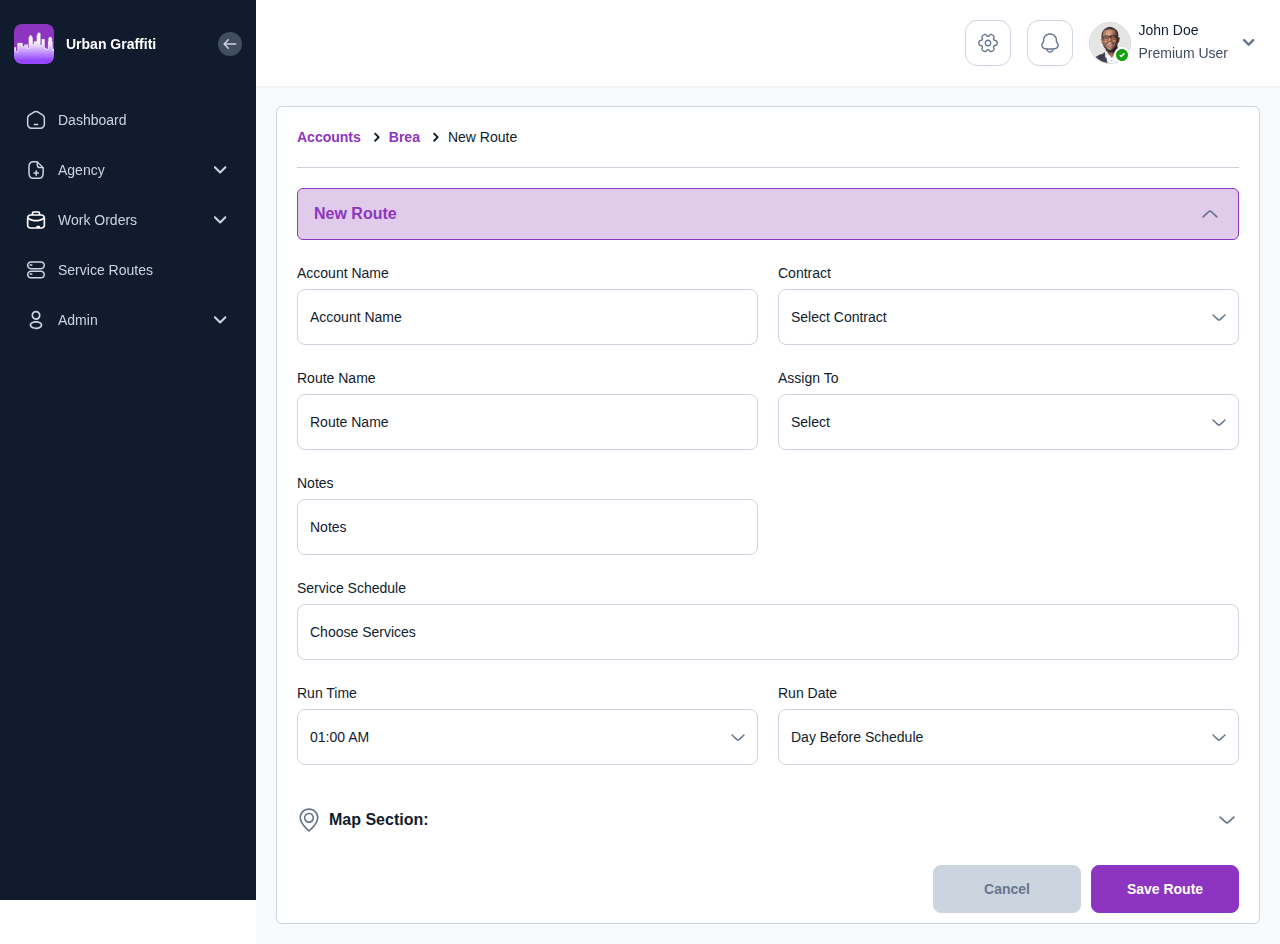
<file: new-route.html>
<!DOCTYPE html>
<html lang="en">
<head>
    <meta charset="UTF-8">
    <meta name="viewport" content="width=device-width, initial-scale=1.0">
    <title>Urban Graffiti Dashboard</title>
    <meta charset="UTF-8" />
    <meta name="viewport" content="width=device-width, initial-scale=1"/>
    <link rel="icon" type="image/ico" href="./assets/images/urban-graffiti.ico">
    <link rel="stylesheet" href="assets/css/bootstrap.min.css"/>
    <!-- select 2 link -->
    <link rel="stylesheet" href="assets/css/select2.min.css" />
    <link rel="stylesheet" href="assets/css/select2-bootstrap-5-theme.min.css" />
    <!-- <link rel="stylesheet" href="assets/css/datatables.css">
    <link rel="stylesheet" href="assets/css/datatables.min.css"> -->
    <link rel="stylesheet" href="assets/css/style.css"/>
</head>
<body class="order-dashboard">
    <div class="work-order-section d-flex" id="work-order">
        <nav class="side-navbar">
            <div class="nav-top d-flex align-items-center">
                <div class="nav-logo d-flex align-items-center flex-grow-1">
                    <a href="javascript:void(0)" title="Urban Graffiti" class="logo d-flex align-items-center">
                        <img src="./assets/images/urban-graffiti-logo.svg" alt="Urban Graffiti" title="Urban Graffiti" width="40" height="40" class="logo-img">
                        <p class="nav-title">Urban Graffiti</p>
                    </a>
                </div>
                <div class="nav-back-arrow">
                    <img src="./assets/images/left-circle-arrow.svg" alt="BacK" title="Back" width="24" height="24" class="collapsed-arrow" id="collapsed-arrow">
                    <img src="./assets/images/hamburger-menu.svg" alt="Menu" title="Menu" width="24" height="24" class="menu-arrow" id="menu-arrow">
                </div>
            </div>
            <div class="nav-bottom">
                <ul class="nav-list">
                    <li class="nav-items">
                        <a href="javascript:void(0)" class="nav-links d-flex align-items-center" title="Dashboard">
                            <img src="./assets/images/home.svg" alt="Dashboard" title="Dashboard" width="20" height="20" class="list-icons">
                            <span class="flex-grow-1">Dashboard</span>
                        </a>
                    </li>
                    <li class="nav-items nav-items-sub-dropdown">
                        <a href="javascript:void(0)" class="nav-links d-flex align-items-center" title="Agency" id="work-orders-trigger">
                            <img src="./assets/images/file-plus.svg" alt="Agency" title="Agency" width="20" height="20" class="list-icons">
                            <span class="flex-grow-1">Agency</span>
                            <img src="./assets/images/chevron-light-grey.svg" alt="Work Orders" title="Work Orders" width="20" height="20" class="dropdown-arrow">
                        </a>
                        <ul class="nav-list-dropdown">
                            <li class="dropdown-list">
                                <a href="./account.html" title="Account">Account</a>
                            </li>
                            <li class="dropdown-list">
                                <a href="javascript:void(0)" title="Users">Users</a>
                            </li>
                        </ul>
                    </li>
                    <li class="nav-items nav-items-sub-dropdown">
                        <a href="javascript:void(0)" class="nav-links d-flex align-items-center" title="Work Orders" id="work-orders-trigger">
                            <img src="./assets/images/briefcase.svg" alt="Work Orders" title="Work Orders" width="20" height="20" class="list-icons">
                            <span class="flex-grow-1">Work Orders</span>
                            <img src="./assets/images/chevron-light-grey.svg" alt="Work Orders" title="Work Orders" width="20" height="20" class="dropdown-arrow">
                        </a>
                        <ul class="nav-list-dropdown">
                            <li class="dropdown-list">
                                <a href="javascript:void(0)" title="Graffiti">Graffiti</a>
                            </li>
                            <li class="dropdown-list">
                                <a href="javascript:void(0)" title="Transit">Transit</a>
                            </li>
                            <li class="dropdown-list">
                                <a href="javascript:void(0)" title="Public"> Public</a>
                            </li>
                        </ul>
                    </li>
                    <li class="nav-items nav-items-sub-dropdown">
                        <a href="javascript:void(0)" class="nav-links d-flex align-items-center" title="Service Routes" id="work-orders-trigger">
                            <img src="./assets/images/server.svg" alt="Service Routes" title="Service Routes" width="20" height="20" class="list-icons">
                            <span class="flex-grow-1">Service Routes</span>
                        </a>
                    </li>
                    <li class="nav-items nav-items-sub-dropdown">
                        <a href="javascript:void(0)" class="nav-links d-flex align-items-center" title="Admin" id="work-orders-trigger">
                            <img src="./assets/images/user.svg" alt="Admin" title="Admin" width="20" height="20" class="list-icons">
                            <span class="flex-grow-1">Admin</span>
                            <img src="./assets/images/chevron-light-grey.svg" alt="Work Orders" title="Work Orders" width="20" height="20" class="dropdown-arrow">
                        </a>
                        <ul class="nav-list-dropdown">
                            <li class="dropdown-list">
                                <a href="./admin-user.html" title="Users">Users</a>
                            </li>
                            <li class="dropdown-list">
                                <a href="./admin-service.html" title="Services">Services</a>
                            </li>
                            <li class="dropdown-list">
                                <a href="javascript:void(0)" title="Surfaces">Surfaces</a>
                            </li>
                            <li class="dropdown-list">
                                <a href="javascript:void(0)" title="Emails">Emails</a>
                            </li>
                            <li class="dropdown-list">
                                <a href="javascript:void(0)" title="Reports">Reports</a>
                            </li>
                            <li class="dropdown-list">
                                <a href="javascript:void(0)" title="Trash">Trash</a>
                            </li>
                        </ul>
                    </li>
                </ul>
            </div>
        </nav>

        <section class="dashboard-wrapper user-detailed-section flex-grow-1">
            <div class="dashboard-topbar sticky d-flex align-items-center">
                <div class="topbar-logo">
                    <a href="javascript:void(0)" title="Urban Graffiti" class="logo d-flex align-items-center">
                        <img src="./assets/images/urban-graffiti-logo.svg" alt="Urban Graffiti" title="Urban Graffiti" width="40" height="40" class="logo-img">
                        <h1 class="nav-title">Urban Graffiti</h1>
                    </a>
                </div>
                <div class="profile-wrapper d-flex align-items-center justify-content-end flex-grow-1">
                    <div class="tool-box rotate-image">
                        <img src="./assets/images/settings.svg" alt="Settings" title="Settings" width="20" height="20" class="tool-box-image">
                    </div>
                    <div class="tool-box bell-anim">
                        <img src="./assets/images/bell.svg" alt="Notification" title="Notificaion" width="20" height="20" class="tool-box-image">
                    </div>
                    <div class="user-profile-box d-flex align-items-center">
                        <div class="user-avatar">
                            <img src="./assets/images/Avatar.png" alt="User" title="User" width="40" height="40" class="user-image">
                        </div>
                        <div class="user-info flex-grow-1">
                            <p class="user-name">John Doe</p>
                            <span class="user-title">Premium User</span>
                        </div>
                        <div class="user-dropdown">
                            <img src="./assets/images/chevron-grey.svg" alt="Profile" title="Profile" width="24" height="24">
                        </div>
                        <ul class="profile-dropdown-list">
                            <li class="profile-dropdown-list-item">
                                <a href="javascript:void(0)" title="Profile">Profile</a>
                            </li>
                            <li class="profile-dropdown-list-item">
                                <a href="javascript:void(0)" title="Settings">Advanced Settings</a>
                            </li>
                        </ul>
                    </div>
                </div>
            </div>
            <div class="dashboard-detailed-section">
                <div class="detail-section-wrapper detail-sub-page-section">
                    <div class="breadcrumb-container order-title d-flex align-items-center">
                        <nav class="breadcrumb-wrapper">
                            <ol class="breadcrumb-list">
                                <li class="breadcrumb-item">
                                    <a href="javascript:void(0)" class="breadcrumb-link" title="Accounts">Accounts</a>
                                </li>
                                <li class="breadcrumb-item">
                                    <a href="javascript:void(0)" class="breadcrumb-link" title="Brea">Brea</a>
                                </li>
                                <li class="breadcrumb-item current">New Route</li>
                            </ol>
                        </nav>
                    </div>
                   
                     <!-- form design start with accordion -->
                     <div class="expandable-section">
                        <div class="accordion-wrapper">
                            <div class="accordion-box order-details-accordion new-zone-expand-div">
                                <div class="accordion-inner-box accordion-inner-wrapper">
                                    <h3 class="child-heading-title">New Route</h3>
                                    <div class="accordion-arrow">
                                        <img src="./assets/images/chevron-default.svg" alt="Order Details" title="Order Details" width="24" height="24">
                                    </div>
                                </div>

                                <div class="accordion-content-box">
                                    <div class="accordion-sub-box-title">
                                        <form action="" class="form">
                                            <div class="form-group form-group-halfwidth">
                                                <label for="accountName" class="label">Account Name</label>
                                                <input type="text" name="" id="accountName" placeholder="Account Name">
                                            </div>
                                            <div class="form-group form-group-halfwidth">
                                                <label for="contract">Contract</label>
                                                <select name="" id="contract">
                                                    <option value="Select Contract">Select Contract</option>
                                                    <option value="Brea Graffiti">Brea Graffiti</option>
                                                </select>
                                            </div>
                                            <div class="form-group form-group-halfwidth">
                                                <label for="routeName" class="label">Route Name</label>
                                                <input type="text" name="" id="routeName" placeholder="Route Name">
                                            </div>
                                            <div class="form-group form-group-halfwidth">
                                                <label for="assign">Assign To</label>
                                                <select name="" id="assign">
                                                    <option value="Select Contract">Select</option>
                                                    <option value="Brea Graffiti">Brea Graffiti</option>
                                                </select>
                                            </div>
                                            <div class="form-group form-group-halfwidth">
                                                <label for="notes" class="label">Notes</label>
                                                <input type="text" name="" id="notes" placeholder="Notes">
                                            </div>
                                            <div class="form-group form-group-fullwidth">
                                                <label for="serviceSchedule" class="label">Service Schedule</label>
                                                <select multiple placeholder="Choose Services" data-allow-clear="1" id="serviceSchedule">
                                                    <option>HTML</option>
                                                    <option>CSS</option>
                                                    <option>JavaScript</option>
                                                    <option>PHP</option>
                                                    <option>MySQL</option>
                                                </select>
                                            </div>
                                            <div class="form-group form-group-halfwidth">
                                                <label for="runTime">Run Time</label>
                                                <select name="" id="runTime">
                                                    <option value="01:00 AM">01:00 AM</option>
                                                </select>
                                            </div>
                                            <div class="form-group form-group-halfwidth">
                                                <label for="runDate">Run Date</label>
                                                <select name="" id="runDate">
                                                    <option value="Day Before Schedule">Day Before Schedule</option>
                                                    <option value="Same Day As Schedule">Same Day As Schedule</option>
                                                </select>
                                            </div>
                                        </form>
                                    </div>
                                </div>

                                <div class="accordion-sub-box map-details-section-acc">
                                    <div class="accordion-sub-box-title">
                                        <div class="acordion-subtitle">
                                            <img src="./assets/images/location-pin.svg" alt="Map" title="Map" width="24" height="24">
                                            <h4 class="sub-child-heading">Map Section:</h4>
                                        </div>
                                        <div class="accordion-arrow">
                                            <img src="./assets/images/chevron-default.svg" alt="Order Details" title="Order Details" width="24" height="24">
                                        </div>
                                    </div>
                                    <div class="form-wrapper">
                                       <div class="google-map">
                                            <iframe src="https://www.google.com/maps/embed?pb=!1m18!1m12!1m3!1d52868.77864291487!2d-117.92512166054786!3d34.087488574486606!2m3!1f0!2f0!3f0!3m2!1i1024!2i768!4f13.1!3m3!1m2!1s0x80c328515957e659%3A0x91002b97e41980ee!2sCovina%2C%20CA%2C%20USA!5e0!3m2!1sen!2sin!4v1714396044220!5m2!1sen!2sin" width="600" height="450" style="border:0;" allowfullscreen="" loading="lazy" referrerpolicy="no-referrer-when-downgrade"></iframe>
                                       </div>
                                    </div>
                                    <div class="edit-button-div">
                                        <a href="javascript:void(0)" title="Cancel" class="btn-cta btn-cta-cancel">Cancel</a>
                                        <a href="javascript:void(0)" title="Save Route" class="btn-cta btn-cta-save">Save Route</a>
                                    </div>
                                </div>
                            </div>
                        </div>
                    </div>
                    <!-- form design end with accordion -->
                </div>
            </div>
        </section>
    </div>

    <!-- script link -->
    <script src="assets/js/jquery-3.7.1.min.js"></script>
    <script src="assets/js/bootstrap.min.js"></script>
    <script src="assets/js/select2.min.js"></script>
    <!-- <script src="assets/js/datatables.js"></script>
    <script src="assets/js/datatables.min.js"></script> -->
    <script src="./assets/js/global.js"></script>   
</body>
</html>
</file>
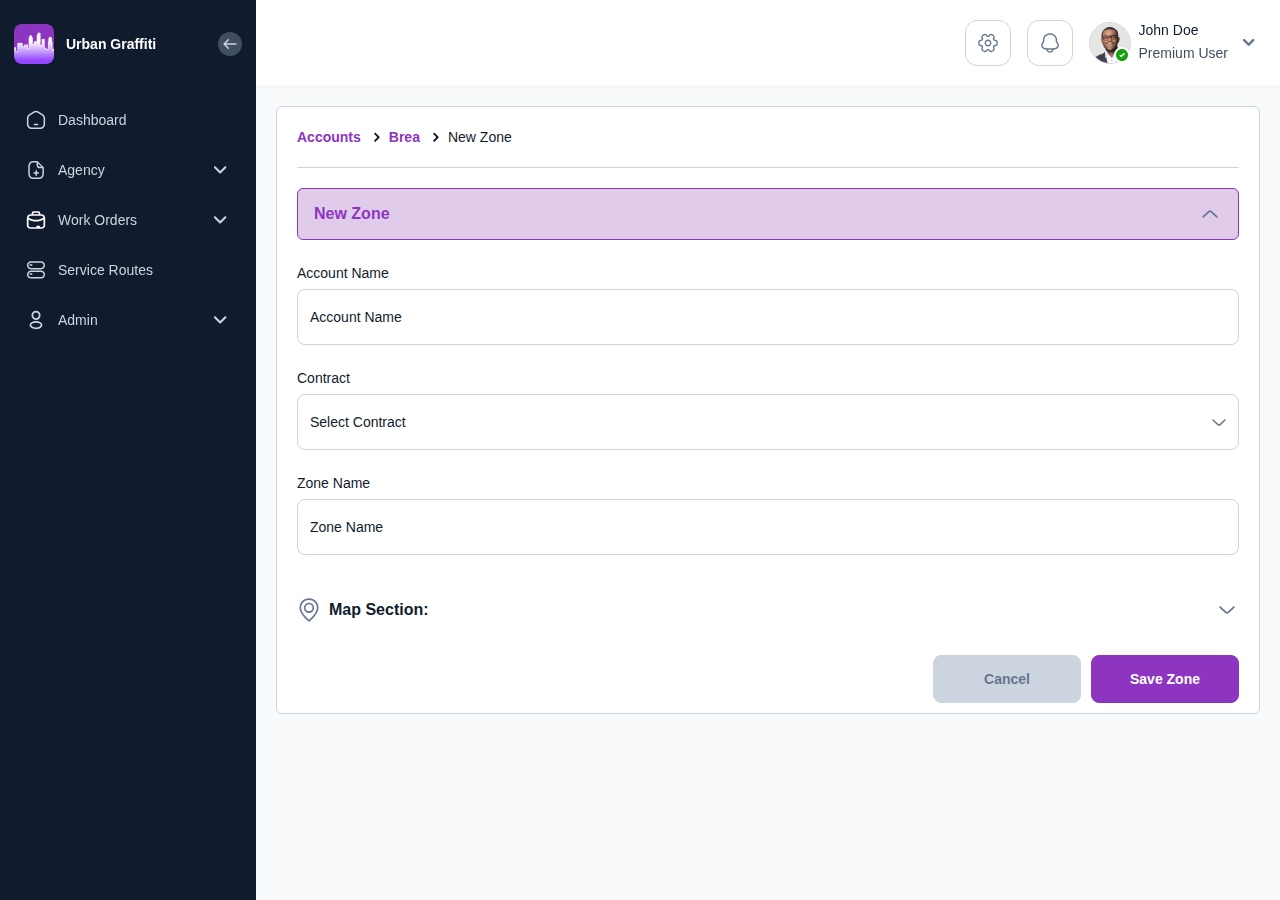
<file: new-zone.html>
<!DOCTYPE html>
<html lang="en">
<head>
    <meta charset="UTF-8">
    <meta name="viewport" content="width=device-width, initial-scale=1.0">
    <title>Urban Graffiti Dashboard</title>
    <meta charset="UTF-8" />
    <meta name="viewport" content="width=device-width, initial-scale=1"/>
    <link rel="icon" type="image/ico" href="./assets/images/urban-graffiti.ico">
    <link rel="stylesheet" href="assets/css/bootstrap.min.css"/>
    <!-- <link rel="stylesheet" href="assets/css/datatables.css">
    <link rel="stylesheet" href="assets/css/datatables.min.css"> -->
    <link rel="stylesheet" href="assets/css/style.css"/>
</head>
<body class="order-dashboard">
    <div class="work-order-section d-flex" id="work-order">
        <nav class="side-navbar">
            <div class="nav-top d-flex align-items-center">
                <div class="nav-logo d-flex align-items-center flex-grow-1">
                    <a href="javascript:void(0)" title="Urban Graffiti" class="logo d-flex align-items-center">
                        <img src="./assets/images/urban-graffiti-logo.svg" alt="Urban Graffiti" title="Urban Graffiti" width="40" height="40" class="logo-img">
                        <p class="nav-title">Urban Graffiti</p>
                    </a>
                </div>
                <div class="nav-back-arrow">
                    <img src="./assets/images/left-circle-arrow.svg" alt="BacK" title="Back" width="24" height="24" class="collapsed-arrow" id="collapsed-arrow">
                    <img src="./assets/images/hamburger-menu.svg" alt="Menu" title="Menu" width="24" height="24" class="menu-arrow" id="menu-arrow">
                </div>
            </div>
            <div class="nav-bottom">
                <ul class="nav-list">
                    <li class="nav-items">
                        <a href="javascript:void(0)" class="nav-links d-flex align-items-center" title="Dashboard">
                            <img src="./assets/images/home.svg" alt="Dashboard" title="Dashboard" width="20" height="20" class="list-icons">
                            <span class="flex-grow-1">Dashboard</span>
                        </a>
                    </li>
                    <li class="nav-items nav-items-sub-dropdown">
                        <a href="javascript:void(0)" class="nav-links d-flex align-items-center" title="Agency" id="work-orders-trigger">
                            <img src="./assets/images/file-plus.svg" alt="Agency" title="Agency" width="20" height="20" class="list-icons">
                            <span class="flex-grow-1">Agency</span>
                            <img src="./assets/images/chevron-light-grey.svg" alt="Work Orders" title="Work Orders" width="20" height="20" class="dropdown-arrow">
                        </a>
                        <ul class="nav-list-dropdown">
                            <li class="dropdown-list">
                                <a href="./account.html" title="Account">Account</a>
                            </li>
                            <li class="dropdown-list">
                                <a href="javascript:void(0)" title="Users">Users</a>
                            </li>
                        </ul>
                    </li>
                    <li class="nav-items nav-items-sub-dropdown">
                        <a href="javascript:void(0)" class="nav-links d-flex align-items-center" title="Work Orders" id="work-orders-trigger">
                            <img src="./assets/images/briefcase.svg" alt="Work Orders" title="Work Orders" width="20" height="20" class="list-icons">
                            <span class="flex-grow-1">Work Orders</span>
                            <img src="./assets/images/chevron-light-grey.svg" alt="Work Orders" title="Work Orders" width="20" height="20" class="dropdown-arrow">
                        </a>
                        <ul class="nav-list-dropdown">
                            <li class="dropdown-list">
                                <a href="javascript:void(0)" title="Graffiti">Graffiti</a>
                            </li>
                            <li class="dropdown-list">
                                <a href="javascript:void(0)" title="Transit">Transit</a>
                            </li>
                            <li class="dropdown-list">
                                <a href="javascript:void(0)" title="Public"> Public</a>
                            </li>
                        </ul>
                    </li>
                    <li class="nav-items nav-items-sub-dropdown">
                        <a href="javascript:void(0)" class="nav-links d-flex align-items-center" title="Service Routes" id="work-orders-trigger">
                            <img src="./assets/images/server.svg" alt="Service Routes" title="Service Routes" width="20" height="20" class="list-icons">
                            <span class="flex-grow-1">Service Routes</span>
                        </a>
                    </li>
                    <li class="nav-items nav-items-sub-dropdown">
                        <a href="javascript:void(0)" class="nav-links d-flex align-items-center" title="Admin" id="work-orders-trigger">
                            <img src="./assets/images/user.svg" alt="Admin" title="Admin" width="20" height="20" class="list-icons">
                            <span class="flex-grow-1">Admin</span>
                            <img src="./assets/images/chevron-light-grey.svg" alt="Work Orders" title="Work Orders" width="20" height="20" class="dropdown-arrow">
                        </a>
                        <ul class="nav-list-dropdown">
                            <li class="dropdown-list">
                                <a href="./admin-user.html" title="Users">Users</a>
                            </li>
                            <li class="dropdown-list">
                                <a href="./admin-service.html" title="Services">Services</a>
                            </li>
                            <li class="dropdown-list">
                                <a href="javascript:void(0)" title="Surfaces">Surfaces</a>
                            </li>
                            <li class="dropdown-list">
                                <a href="javascript:void(0)" title="Emails">Emails</a>
                            </li>
                            <li class="dropdown-list">
                                <a href="javascript:void(0)" title="Reports">Reports</a>
                            </li>
                            <li class="dropdown-list">
                                <a href="javascript:void(0)" title="Trash">Trash</a>
                            </li>
                        </ul>
                    </li>
                </ul>
            </div>
        </nav>

        <section class="dashboard-wrapper user-detailed-section flex-grow-1">
            <div class="dashboard-topbar sticky d-flex align-items-center">
                <div class="topbar-logo">
                    <a href="javascript:void(0)" title="Urban Graffiti" class="logo d-flex align-items-center">
                        <img src="./assets/images/urban-graffiti-logo.svg" alt="Urban Graffiti" title="Urban Graffiti" width="40" height="40" class="logo-img">
                        <h1 class="nav-title">Urban Graffiti</h1>
                    </a>
                </div>
                <div class="profile-wrapper d-flex align-items-center justify-content-end flex-grow-1">
                    <div class="tool-box rotate-image">
                        <img src="./assets/images/settings.svg" alt="Settings" title="Settings" width="20" height="20" class="tool-box-image">
                    </div>
                    <div class="tool-box bell-anim">
                        <img src="./assets/images/bell.svg" alt="Notification" title="Notificaion" width="20" height="20" class="tool-box-image">
                    </div>
                    <div class="user-profile-box d-flex align-items-center">
                        <div class="user-avatar">
                            <img src="./assets/images/Avatar.png" alt="User" title="User" width="40" height="40" class="user-image">
                        </div>
                        <div class="user-info flex-grow-1">
                            <p class="user-name">John Doe</p>
                            <span class="user-title">Premium User</span>
                        </div>
                        <div class="user-dropdown">
                            <img src="./assets/images/chevron-grey.svg" alt="Profile" title="Profile" width="24" height="24">
                        </div>
                        <ul class="profile-dropdown-list">
                            <li class="profile-dropdown-list-item">
                                <a href="javascript:void(0)" title="Profile">Profile</a>
                            </li>
                            <li class="profile-dropdown-list-item">
                                <a href="javascript:void(0)" title="Settings">Advanced Settings</a>
                            </li>
                        </ul>
                    </div>
                </div>
            </div>
            <div class="dashboard-detailed-section">
                <div class="detail-section-wrapper detail-sub-page-section">
                    <div class="breadcrumb-container order-title d-flex align-items-center">
                        <nav class="breadcrumb-wrapper">
                            <ol class="breadcrumb-list">
                                <li class="breadcrumb-item">
                                    <a href="javascript:void(0)" class="breadcrumb-link" title="Accounts">Accounts</a>
                                </li>
                                <li class="breadcrumb-item">
                                    <a href="javascript:void(0)" class="breadcrumb-link" title="Brea">Brea</a>
                                </li>
                                <li class="breadcrumb-item current">New Zone</li>
                            </ol>
                        </nav>
                    </div>
                   
                     <!-- form design start with accordion -->
                     <div class="expandable-section">
                        <div class="accordion-wrapper">
                            <div class="accordion-box order-details-accordion new-zone-expand-div">
                                <div class="accordion-inner-box accordion-inner-wrapper">
                                    <h3 class="child-heading-title">New Zone</h3>
                                    <div class="accordion-arrow">
                                        <img src="./assets/images/chevron-default.svg" alt="Order Details" title="Order Details" width="24" height="24">
                                    </div>
                                </div>

                                <div class="accordion-content-box">
                                    <div class="accordion-sub-box-title">
                                        <form action="" class="form">
                                            <div class="form-group form-group-fullwidth">
                                                <label for="accountName" class="label">Account Name</label>
                                                <input type="text" name="" id="accountName" placeholder="Account Name" class="required">
                                            </div>
                                            <div class="form-group form-group-fullwidth">
                                                <label for="contract">Contract</label>
                                                <select name="" id="contract" class="required">
                                                    <option value="Select Contract">Select Contract</option>
                                                    <option value="Brea Graffiti">Brea Graffiti</option>
                                                </select>
                                            </div>
                                            <div class="form-group form-group-fullwidth">
                                                <label for="zoneName" class="label">Zone Name</label>
                                                <input type="text" name="" id="zoneName" placeholder="Zone Name" class="required">
                                            </div>
                                             <!-- Error messages -->
                                             <div class="error-message" style="display:none;"></div>
                                        </form>
                                    </div>
                                </div>

                                <div class="accordion-sub-box map-details-section-acc">
                                    <div class="accordion-sub-box-title">
                                        <div class="acordion-subtitle">
                                            <img src="./assets/images/location-pin.svg" alt="Map" title="Map" width="24" height="24">
                                            <h4 class="sub-child-heading">Map Section:</h4>
                                        </div>
                                        <div class="accordion-arrow">
                                            <img src="./assets/images/chevron-default.svg" alt="Order Details" title="Order Details" width="24" height="24">
                                        </div>
                                    </div>
                                    <div class="form-wrapper">
                                       <div class="google-map">
                                            <iframe src="https://www.google.com/maps/embed?pb=!1m18!1m12!1m3!1d52868.77864291487!2d-117.92512166054786!3d34.087488574486606!2m3!1f0!2f0!3f0!3m2!1i1024!2i768!4f13.1!3m3!1m2!1s0x80c328515957e659%3A0x91002b97e41980ee!2sCovina%2C%20CA%2C%20USA!5e0!3m2!1sen!2sin!4v1714396044220!5m2!1sen!2sin" width="600" height="450" style="border:0;" allowfullscreen="" loading="lazy" referrerpolicy="no-referrer-when-downgrade"></iframe>
                                       </div>
                                    </div>
                                    <div class="edit-button-div">
                                        <a href="javascript:void(0)" title="Cancel" class="btn-cta btn-cta-cancel">Cancel</a>
                                        <a href="javascript:void(0)" title="Save Zone" class="btn-cta btn-cta-save" id="save-button">Save Zone</a>
                                    </div>
                                </div>
                            </div>
                        </div>
                    </div>
                    <!-- form design end with accordion -->
                </div>
            </div>
        </section>
    </div>

    <!-- script link -->
    <script src="assets/js/jquery-3.7.1.min.js"></script>
    <script src="assets/js/bootstrap.min.js"></script>
    <!-- <script src="assets/js/datatables.js"></script>
    <script src="assets/js/datatables.min.js"></script> -->
    <script src="./assets/js/global.js"></script>   
</body>
</html>
</file>
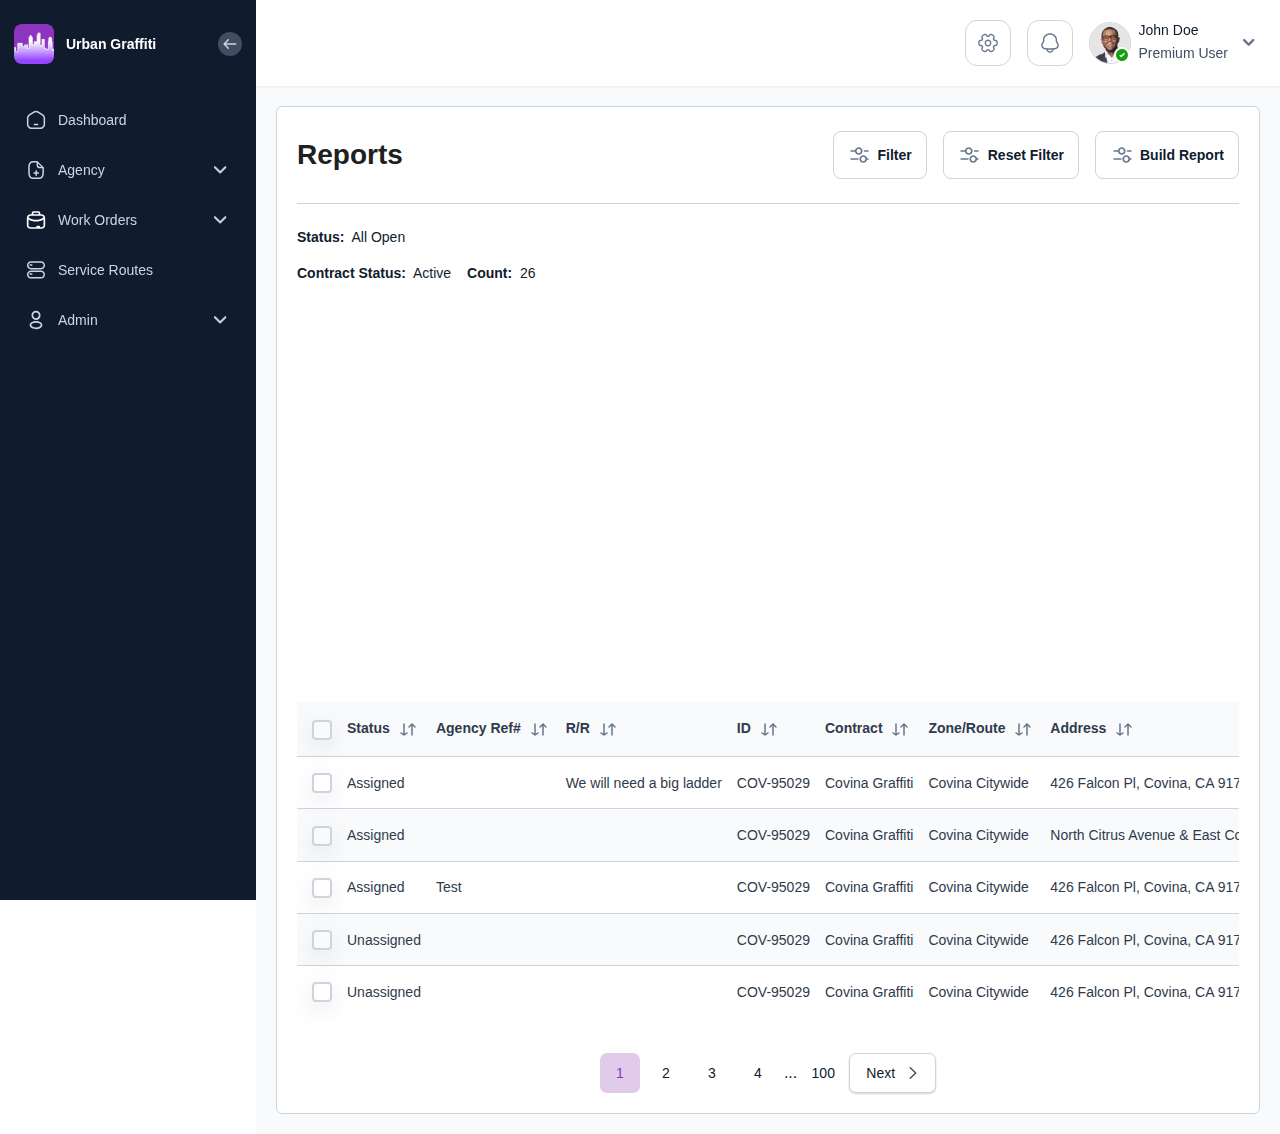
<file: report.html>
<!DOCTYPE html>
<html lang="en">
<head>
    <meta charset="UTF-8">
    <meta name="viewport" content="width=device-width, initial-scale=1.0">
    <title>Urban Graffiti Admin</title>
    <meta charset="UTF-8" />
    <meta name="viewport" content="width=device-width, initial-scale=1"/>
    <link rel="icon" type="image/ico" href="./assets/images/urban-graffiti.ico">
    <link rel="stylesheet" href="assets/css/bootstrap.min.css"/>
    <link rel="stylesheet" href="https://cdnjs.cloudflare.com/ajax/libs/font-awesome/6.5.2/css/all.min.css">
    <link rel="stylesheet" href="assets/css/daterangepicker.css">
    <link rel="stylesheet" href="assets/css/tempus-dominus.min.css">
    <link rel="stylesheet" href="assets/css/style.css"/>
</head>
<body class="order-dashboard">
    <div class="work-order-section d-flex" id="work-order">
        <nav class="side-navbar">
            <div class="nav-top d-flex align-items-center">
                <div class="nav-logo d-flex align-items-center flex-grow-1">
                    <a href="javascript:void(0)" title="Urban Graffiti" class="logo d-flex align-items-center">
                        <img src="./assets/images/urban-graffiti-logo.svg" alt="Urban Graffiti" title="Urban Graffiti" width="40" height="40" class="logo-img">
                        <p class="nav-title">Urban Graffiti</p>
                    </a>
                </div>
                <div class="nav-back-arrow">
                    <img src="./assets/images/left-circle-arrow.svg" alt="BacK" title="Back" width="24" height="24" class="collapsed-arrow" id="collapsed-arrow">
                    <img src="./assets/images/hamburger-menu.svg" alt="Menu" title="Menu" width="24" height="24" class="menu-arrow" id="menu-arrow">
                </div>
            </div>
            <div class="nav-bottom">
                <ul class="nav-list">
                    <li class="nav-items">
                        <a href="javascript:void(0)" class="nav-links d-flex align-items-center" title="Dashboard">
                            <img src="./assets/images/home.svg" alt="Dashboard" title="Dashboard" width="20" height="20" class="list-icons">
                            <span class="flex-grow-1">Dashboard</span>
                        </a>
                    </li>
                    <li class="nav-items nav-items-sub-dropdown">
                        <a href="javascript:void(0)" class="nav-links d-flex align-items-center" title="Agency" id="work-orders-trigger">
                            <img src="./assets/images/file-plus.svg" alt="Agency" title="Agency" width="20" height="20" class="list-icons">
                            <span class="flex-grow-1">Agency</span>
                            <img src="./assets/images/chevron-light-grey.svg" alt="Work Orders" title="Work Orders" width="20" height="20" class="dropdown-arrow">
                        </a>
                        <ul class="nav-list-dropdown">
                            <li class="dropdown-list">
                                <a href="./account.html" title="Account">Account</a>
                            </li>
                            <li class="dropdown-list">
                                <a href="javascript:void(0)" title="Users">Users</a>
                            </li>
                        </ul>
                    </li>
                    <li class="nav-items nav-items-sub-dropdown">
                        <a href="javascript:void(0)" class="nav-links d-flex align-items-center" title="Work Orders" id="work-orders-trigger">
                            <img src="./assets/images/briefcase.svg" alt="Work Orders" title="Work Orders" width="20" height="20" class="list-icons">
                            <span class="flex-grow-1">Work Orders</span>
                            <img src="./assets/images/chevron-light-grey.svg" alt="Work Orders" title="Work Orders" width="20" height="20" class="dropdown-arrow">
                        </a>
                        <ul class="nav-list-dropdown">
                            <li class="dropdown-list">
                                <a href="javascript:void(0)" title="Graffiti">Graffiti</a>
                            </li>
                            <li class="dropdown-list">
                                <a href="javascript:void(0)" title="Transit">Transit</a>
                            </li>
                            <li class="dropdown-list">
                                <a href="javascript:void(0)" title="Public"> Public</a>
                            </li>
                        </ul>
                    </li>
                    <li class="nav-items nav-items-sub-dropdown">
                        <a href="javascript:void(0)" class="nav-links d-flex align-items-center" title="Service Routes" id="work-orders-trigger">
                            <img src="./assets/images/server.svg" alt="Service Routes" title="Service Routes" width="20" height="20" class="list-icons">
                            <span class="flex-grow-1">Service Routes</span>
                        </a>
                    </li>
                    <li class="nav-items nav-items-sub-dropdown">
                        <a href="javascript:void(0)" class="nav-links d-flex align-items-center" title="Admin" id="work-orders-trigger">
                            <img src="./assets/images/user.svg" alt="Admin" title="Admin" width="20" height="20" class="list-icons">
                            <span class="flex-grow-1">Admin</span>
                            <img src="./assets/images/chevron-light-grey.svg" alt="Work Orders" title="Work Orders" width="20" height="20" class="dropdown-arrow">
                        </a>
                        <ul class="nav-list-dropdown">
                            <li class="dropdown-list">
                                <a href="./admin-user.html" title="Users">Users</a>
                            </li>
                            <li class="dropdown-list">
                                <a href="./admin-service.html" title="Services">Services</a>
                            </li>
                            <li class="dropdown-list">
                                <a href="javascript:void(0)" title="Surfaces">Surfaces</a>
                            </li>
                            <li class="dropdown-list">
                                <a href="javascript:void(0)" title="Emails">Emails</a>
                            </li>
                            <li class="dropdown-list">
                                <a href="javascript:void(0)" title="Reports">Reports</a>
                            </li>
                            <li class="dropdown-list">
                                <a href="javascript:void(0)" title="Trash">Trash</a>
                            </li>
                        </ul>
                    </li>
                </ul>
            </div>
        </nav>

        <section class="dashboard-wrapper flex-grow-1">
            <div class="dashboard-topbar sticky d-flex align-items-center">
                <div class="topbar-logo">
                    <a href="javascript:void(0)" title="Urban Graffiti" class="logo d-flex align-items-center">
                        <img src="./assets/images/urban-graffiti-logo.svg" alt="Urban Graffiti" title="Urban Graffiti" width="40" height="40" class="logo-img">
                        <h1 class="nav-title">Urban Graffiti</h1>
                    </a>
                </div>
                <div class="profile-wrapper d-flex align-items-center justify-content-end flex-grow-1">
                    <div class="tool-box rotate-image">
                        <img src="./assets/images/settings.svg" alt="Settings" title="Settings" width="20" height="20" class="tool-box-image">
                    </div>
                    <div class="tool-box bell-anim">
                        <img src="./assets/images/bell.svg" alt="Notification" title="Notificaion" width="20" height="20" class="tool-box-image">
                    </div>
                    <div class="user-profile-box d-flex align-items-center">
                        <div class="user-avatar">
                            <img src="./assets/images/Avatar.png" alt="User" title="User" width="40" height="40" class="user-image">
                        </div>
                        <div class="user-info flex-grow-1">
                            <p class="user-name">John Doe</p>
                            <span class="user-title">Premium User</span>
                        </div>
                        <div class="user-dropdown">
                            <img src="./assets/images/chevron-grey.svg" alt="Profile" title="Profile" width="24" height="24">
                        </div>
                        <ul class="profile-dropdown-list">
                            <li class="profile-dropdown-list-item">
                                <a href="javascript:void(0)" title="Profile">Profile</a>
                            </li>
                            <li class="profile-dropdown-list-item">
                                <a href="javascript:void(0)" title="Settings">Advanced Settings</a>
                            </li>
                        </ul>
                    </div>
                </div>
            </div>
            <div class="dashboard-detailed-section admin-detailed-section">
                <div class="detail-section-wrapper">
                    <div class="order-title d-flex align-items-center flex-wrap">
                        <h2 class="heading-title flex-grow-1">Reports</h2>
                        <div class="order-title-right d-flex align-items-center flex-wrap">
                            <div class="filter-wrapper filter-div-wrapper">
                                <a href="javascript:void(0)" title="Filter" class="btn-cta filter-btn">Filter</a>
                                <div class="filter-box" style="display: none;">
                                    <div class="box-title">
                                        <h5 class="child-heading">Status Filter</h5>
                                        <img src="assets/images/close-icon.svg" alt="Close" title="Close" width="12" height="12" class="close-filter">
                                    </div>
                                    <div class="filter-inner-box-wrapper">
                                        <form action="" class="form">
                                            <div class="form-group form-group-fullwidth">
                                                <label for="multiselect" class="label icon_eye icon_active">MultiSelect&colon;</label>
                                                <div class="multiselect-dropdown">
                                                    <div class="select-box">
                                                        <span class="selected">Select options</span>
                                                        <img src="./assets/images/chevron-default.svg" alt="select" title="select" width="14" height="8" class="arrow">
                                                    </div>
                                                    <div class="dropdown-menu">
                                                        <label><input type="checkbox" value="Option 1">Option 1</label>
                                                        <label><input type="checkbox" value="Option 2">Option 2</label>
                                                        <label><input type="checkbox" value="Option 3">Option 3</label>
                                                        <label><input type="checkbox" value="Option 4">Option 4</label>
                                                        <label><input type="checkbox" value="Option 5">Option 5</label>
                                                        <label><input type="checkbox" value="Option 6">Option 6</label>
                                                    </div>
                                                </div>
                                            </div>
                                        </form>
                                        <div class="filter-div-wrapper filter-search-wrapper">
                                            <a href="javascript:void(0)" title="Search" class="btn-cta btn-cta-save">Search</a>
                                        </div>
                                    </div>
                                </div>
                            </div>
                            <div class="filter-div-wrapper">
                                <a href="javascript:void(0)" title="Reset Filter" class="btn-cta filter-btn">Reset Filter</a>
                            </div>
                            <div class="advanced-search-wrapper">
                                <a href="javascript:void(0)" title="Reset Filter" class="btn-cta filter-btn" id="buildReportModalBtn">Build Report</a>
                            </div>
                        </div>
                    </div>
                    
                    <!-- table view start -->
                    <div class="table-view">
                        <div class="status-filter-wrapper status-map-wrapper">
                            <div class="status-filter">
                                <ul class="status-filter-listing">
                                    <li>
                                        <span class="status-title">
                                            <strong>Status&colon;&nbsp;</strong>
                                        </span>
                                        <span class="filter-status">All Open</span>
                                    </li>
                                    <li>
                                        <span class="status-title">
                                            <strong>Contract Status&colon;&nbsp;</strong>
                                        </span>
                                        <span class="filter-status">Active</span>
                                    </li>
                                    <li>
                                        <span class="status-title">
                                            <strong>Count&colon;&nbsp;</strong>
                                        </span>
                                        <span class="filter-status">26</span>
                                    </li>
                                </ul>
                            </div>
                            <!-- <div class="status-filter-btn">
                                <a href="javascript:void(0)" title="Reset Filter" class="btn-cta filter-btn">Reset Filter</a>
                            </div> -->
                            <div class="map-wrapper">
                                <iframe src="https://www.google.com/maps/embed?pb=!1m18!1m12!1m3!1d52868.77864291487!2d-117.92512166054786!3d34.087488574486606!2m3!1f0!2f0!3f0!3m2!1i1024!2i768!4f13.1!3m3!1m2!1s0x80c328515957e659%3A0x91002b97e41980ee!2sCovina%2C%20CA%2C%20USA!5e0!3m2!1sen!2sin!4v1714396044220!5m2!1sen!2sin" width="600" height="450" style="border:0;" allowfullscreen="" loading="lazy" referrerpolicy="no-referrer-when-downgrade"></iframe>
                            </div>
                        </div>
                        <div class="edit-panel">
                            <div class="select-panel-box">
                                <ul class="panel-listing panel-left-list">
                                    <li>
                                        <p>2 Items Selected</p>
                                    </li>
                                    <li>
                                        <p>Select All (24)</p>
                                    </li>
                                </ul>
                                <ul class="panel-listing panel-right-list">
                                    <li>
                                        <div class="panel-tool edit-box">
                                            <a href="javascript:void(0)" title="Edit" class="tools-icon tool-edit-icon" id="editModalBtn">Edit</a>
                                        </div>
                                        <div class="panel-tool download-box">
                                            <a href="javascript:void(0)" title="Download" class="tools-icon tool-download-icon">Download</a>
                                        </div>
                                    </li>
                                    <li>
                                        <a href="javascript:void(0)" title="Cancel" class="cancel-link">Cancel</a>
                                    </li>
                                </ul>
                            </div>
                        </div>
                        <div class="table-wrapper">
                            <table class="table" style="width:100%">
                                <thead>
                                    <tr>
                                        <th style="width: 20px;">
                                            <input type="checkbox" id="select-all-header" class="table-input-checkbox">
                                        </th>
                                        <th style="width: 10%;">
                                            <span class="table-th-title">Status</span>
                                            <span class="sort-div">
                                                <img src="./assets/images/sort.svg" alt="Sort" title="Sort" width="24" height="24">
                                            </span>
                                        </th>
                                        <th style="width: 10%;">
                                            <span class="table-th-title">Agency Ref#</span>
                                            <span class="sort-div">
                                                <img src="./assets/images/sort.svg" alt="Sort" title="Sort" width="24" height="24">
                                            </span>
                                        </th>
                                        <th style="width: 20%;">
                                            <span class="table-th-title">R/R</span>
                                            <span class="sort-div">
                                                <img src="./assets/images/sort.svg" alt="Sort" title="Sort" width="24" height="24">
                                            </span>
                                        </th>
                                        <th style="width: 10%;">
                                            <span class="table-th-title">ID</span>
                                            <span class="sort-div">
                                                <img src="./assets/images/sort.svg" alt="Sort" title="Sort" width="24" height="24">
                                            </span>
                                        </th>
                                        <th style="width: 15%;">
                                            <span class="table-th-title">Contract</span>
                                            <span class="sort-div">
                                                <img src="./assets/images/sort.svg" alt="Sort" title="Sort" width="24" height="24">
                                            </span>
                                        </th>
                                        <th style="width: 15%;">
                                            <span class="table-th-title">Zone/Route</span>
                                            <span class="sort-div">
                                                <img src="./assets/images/sort.svg" alt="Sort" title="Sort" width="24" height="24">
                                            </span>
                                        </th>
                                        <th style="width: 40%;">
                                            <span class="table-th-title">Address</span>
                                            <span class="sort-div">
                                                <img src="./assets/images/sort.svg" alt="Sort" title="Sort" width="24" height="24">
                                            </span>
                                        </th>
                                        <th style="width: 15%;">
                                            <span class="table-th-title">Received</span>
                                            <span class="sort-div">
                                                <img src="./assets/images/sort.svg" alt="Sort" title="Sort" width="24" height="24">
                                            </span>
                                        </th>
                                        <th style="width: 15%;">
                                            <span class="table-th-title">Due</span>
                                            <span class="sort-div">
                                                <img src="./assets/images/sort.svg" alt="Sort" title="Sort" width="24" height="24">
                                            </span>
                                        </th>
                                        <th style="width: 10%;">
                                            <span class="table-th-title">Surface</span>
                                            <span class="sort-div">
                                                <img src="./assets/images/sort.svg" alt="Sort" title="Sort" width="24" height="24">
                                            </span>
                                        </th>
                                        <th style="width: 25%;">
                                            <span class="table-th-title">Request Comment</span>
                                            <span class="sort-div">
                                                <img src="./assets/images/sort.svg" alt="Sort" title="Sort" width="24" height="24">
                                            </span>
                                        </th>
                                        <th style="width: 10%;">
                                            <span class="table-th-title">Assigned To</span>
                                            <span class="sort-div">
                                                <img src="./assets/images/sort.svg" alt="Sort" title="Sort" width="24" height="24">
                                            </span>
                                        </th>
                                        <th style="width: 10%;">
                                            <span class="table-th-title">Job Type</span>
                                            <span class="sort-div">
                                                <img src="./assets/images/sort.svg" alt="Sort" title="Sort" width="24" height="24">
                                            </span>
                                        </th>
                                        <th style="width: 10%;">
                                            <span class="table-th-title">Image Count</span>
                                            <span class="sort-div">
                                                <img src="./assets/images/sort.svg" alt="Sort" title="Sort" width="24" height="24">
                                            </span>
                                        </th>
                                    </tr>
                                </thead>
                                <tbody class="users-details" id="users_table">
                                    <tr class="tr_list">
                                        <td class="user-input">
                                            <input type="checkbox" id="select-1" class="table-input-checkbox">
                                        </td>
                                        <td id="status">Assigned</td>
                                        <td id="agencyRef"></td>
                                        <td id="r/r">We will need a big ladder</td>
                                        <td id="statusId">COV-95029</td>
                                        <td id="contract">Covina Graffiti</td>
                                        <td id="zone-route">Covina Citywide</td>
                                        <td id="address">426 Falcon Pl, Covina, CA 91723, USA</td>
                                        <td id="received">01/22/2024 12:15 PM</td>
                                        <td id="due" style="color: red;">01/24/2024 12:15 PM</td>
                                        <td id="surface">Building</td>
                                        <td id="requestComment">Pipe on Building on the side of alley way.</td>
                                        <td id="assignedTo">Alex Sandovl</td>
                                        <td id="jobType">Agency</td>
                                        <td id="imageCount">B:2 A:0</td>
                                    </tr>
                                    <tr class="tr_list">
                                        <td class="user-input">
                                            <input type="checkbox" id="select-2" class="table-input-checkbox">
                                        </td>
                                        <td id="status">Assigned</td>
                                        <td id="agencyRef"></td>
                                        <td id="r/r"></td>
                                        <td id="statusId">COV-95029</td>
                                        <td id="contract">Covina Graffiti</td>
                                        <td id="zone-route">Covina Citywide</td>
                                        <td id="address">North Citrus Avenue & East Covina Boulevard, Covina, CA, USA</td>
                                        <td id="received">01/22/2024 12:15 PM</td>
                                        <td id="due" style="color: red;">01/24/2024 12:15 PM</td>
                                        <td id="surface">Building</td>
                                        <td id="requestComment">Graffiti in the parking lot along the pillars of the shopping center.</td>
                                        <td id="assignedTo">Alex Sandovl</td>
                                        <td id="jobType">Agency</td>
                                        <td id="imageCount">B:2 A:0</td>
                                    </tr>
                                    <tr class="tr_list">
                                        <td class="user-input">
                                            <input type="checkbox" id="select-3" class="table-input-checkbox">
                                        </td>
                                        <td id="status">Assigned</td>
                                        <td id="agencyRef">Test</td>
                                        <td id="r/r"></td>
                                        <td id="statusId">COV-95029</td>
                                        <td id="contract">Covina Graffiti</td>
                                        <td id="zone-route">Covina Citywide</td>
                                        <td id="address">426 Falcon Pl, Covina, CA 91723, USA</td>
                                        <td id="received">01/22/2024 12:15 PM</td>
                                        <td id="due" style="color: red;">01/24/2024 12:15 PM</td>
                                        <td id="surface">Building</td>
                                        <td id="requestComment">Test</td>
                                        <td id="assignedTo">Alex Sandovl</td>
                                        <td id="jobType">Agency</td>
                                        <td id="imageCount">B:2 A:0</td>
                                    </tr>

                                    <!--  -->
                                    <tr class="tr_list">
                                        <td class="user-input">
                                            <input type="checkbox" id="select-4" class="table-input-checkbox">
                                        </td>
                                        <td id="status">Unassigned</td>
                                        <td id="agencyRef"></td>
                                        <td id="r/r"></td>
                                        <td id="statusId">COV-95029</td>
                                        <td id="contract">Covina Graffiti</td>
                                        <td id="zone-route">Covina Citywide</td>
                                        <td id="address">426 Falcon Pl, Covina, CA 91723, USA</td>
                                        <td id="received">01/22/2024 12:15 PM</td>
                                        <td id="due"style="color: red;">01/24/2024 12:15 PM</td>
                                        <td id="surface">Building</td>
                                        <td id="requestComment">Pipe on Building on the side of alley way.</td>
                                        <td id="assignedTo">Alex Sandovl</td>
                                        <td id="jobType">Agency</td>
                                        <td id="imageCount">B:2 A:0</td>
                                    </tr>
                                    <tr class="tr_list">
                                        <td class="user-input">
                                            <input type="checkbox" id="select-5" class="table-input-checkbox">
                                        </td>
                                        <td id="status">Unassigned</td>
                                        <td id="agencyRef"></td>
                                        <td id="r/r"></td>
                                        <td id="statusId">COV-95029</td>
                                        <td id="contract">Covina Graffiti</td>
                                        <td id="zone-route">Covina Citywide</td>
                                        <td id="address">426 Falcon Pl, Covina, CA 91723, USA</td>
                                        <td id="received">01/22/2024 12:15 PM</td>
                                        <td id="due" style="color: red;">01/24/2024 12:15 PM</td>
                                        <td id="surface">Building</td>
                                        <td id="requestComment">Pipe on Building on the side of alley way.</td>
                                        <td id="assignedTo">Alex Sandovl</td>
                                        <td id="jobType">Agency</td>
                                        <td id="imageCount">B:2 A:0</td>
                                    </tr>
                                </tbody>
                            </table>
                        </div>

                        <div class="pagination">
                            <ul>
                              <li class="btn prev">
                                <span>Prev</span>
                              </li>
                              <li class="num active"><span>1</span></li>
                              <li class="num"><span>2</span></li>
                              <li class="dots"><span>...</span></li>
                              <li class="num"><span>4</span></li>
                              <li class="btn next">
                                <span>Next</span>
                              </li>
                            </ul>
                        </div>
                    </div>
                    <!-- table view end -->

                    <!-- edit modal start -->
                    <div id="editModal" class="modal edit-modal">
                        <div class="modal-dialog">
                            <div class="modal-content">
                                <div class="modal-header">
                                    <h4 class="modal-title">Bulk Edit</h4>
                                    <span id="closeModalBtn" class="close">&times;</span>
                                </div>
                                <div class="modal-body">
                                   <form action="" class="form">
                                        <div class="form-group">
                                            <label for="agency" class="label">Agency Ref#&colon;</label>
                                            <input type="text" name="" id="agency" placeholder="" class="required">
                                        </div>
                                        <div class="form-group">
                                            <label for="assignTo" class="label">Assign To&colon;</label>
                                            <select name="" id="assignTo" class="required">
                                                <option value="Select">Select</option>
                                                <option value="Graffiti">Graffiti</option>
                                                <option value="Brea Graffiti">Brea Graffiti</option>
                                            </select>
                                        </div>
                                        <div class="form-group">
                                            <label for="status" class="label">Status&colon;</label>
                                            <select name="" id="status" class="required">
                                                <option value="Select">Select</option>
                                                <option value="Graffiti">Graffiti</option>
                                                <option value="Brea Graffiti">Brea Graffiti</option>
                                            </select>
                                        </div>
                                        <div class="form-group">
                                            <label for="service" class="label">Service&colon;</label>
                                            <select name="" id="service" class="required">
                                                <option value="Select">Select</option>
                                                <option value="Graffiti">Graffiti</option>
                                                <option value="Brea Graffiti">Brea Graffiti</option>
                                            </select>
                                        </div>
                                        <div class="form-group">
                                            <label for="surface" class="label">Surface&colon;</label>
                                            <select name="" id="surface" class="required">
                                                <option value="Select">Select</option>
                                                <option value="Graffiti">Graffiti</option>
                                                <option value="Brea Graffiti">Brea Graffiti</option>
                                            </select>
                                        </div>
                                        <div class="form-group">
                                            <label for="footage" class="label">Square Footage&colon;</label>
                                            <input type="text" name="" id="footage" placeholder="" class="required">
                                        </div>
                                        <div class="form-group">
                                            <label for="datetimepicker">Received</label>
                                            <input type="text" id="datetimepicker" class="date-picker">
                                        </div>
                                   </form>
                                </div>
                                <div class="modal-footer">
                                    <a href="javascript:void(0)" title="Close" class="btn-cta btn-cta-cancel close-btn close-btn-icon">Close</a>
                                    <a href="javascript:void(0)" title="Save Changes" class="btn-cta btn-cta-save">Save Changes</a>
                                </div>
                            </div>
                        </div>
                    </div>
                    <!-- edit modal end -->

                    <!-- build report modal start -->
                    <div id="buildReportModal" class="modal edit-modal">
                        <div class="modal-dialog">
                            <div class="modal-content">
                                <div class="modal-header">
                                    <h4 class="modal-title">Advanced Search</h4>
                                    <span id="closeModalBtn" class="close">&times;</span>
                                </div>
                                <div class="modal-body">
                                    <form action="" class="form">
                                        <div class="form-group">
                                            <label for="status" class="label icon_eye icon_active">Status&colon;</label>
                                            <div class="custom-select-container">
                                                <div class="custom-select">
                                                    <input type="text" id="mainInput" readonly placeholder="Select an option">
                                                    <img src="./assets/images/chevron-default.svg" alt="select" title="select" width="14" height="8" class="chevron">
                                                    <div class="dropdown">
                                                        <input type="text" id="searchInput" placeholder="Search..." autocomplete="off">
                                                        <ul id="optionsList">
                                                            <li>
                                                                <strong>Open</strong>
                                                                <ul>
                                                                    <li data-value="All Open">All Open</li>
                                                                    <li data-value="Assigned">Assigned</li>
                                                                    <li data-value="Reassign">Reassign</li>
                                                                    <li data-value="Unassigned">Unassigned</li>
                                                                    <li data-value="Rejected">Rejected</li>
                                                                </ul>
                                                            </li>
                                                            <li data-value="Closed"><strong>Closed</strong></li>
                                                            <li data-value="Complete"><strong>Complete</strong></li>
                                                        </ul>
                                                    </div>
                                                </div>
                                                <input type="hidden" id="selectedValue">
                                            </div>
                                        </div>
                                        <div class="form-group">
                                            <label for="searchId" class="label icon_eye icon_active">ID&colon;</label>
                                            <input type="text" name="" id="searchId" placeholder="" class="required">
                                        </div>
                                        <div class="form-group">
                                            <label for="completed" class="label icon_eye icon_active">Completed&colon;</label>
                                            <input type="text" name="" id="completed" placeholder="" class="required">
                                        </div>
                                        <div class="form-group">
                                            <label for="address" class="label icon_eye icon_active">Address&colon;</label>
                                            <input type="text" name="" id="address" placeholder="" class="required">
                                        </div>
                                        <div class="form-group">
                                            <label for="multiselect" class="label icon_eye icon_active">MultiSelect&colon;</label>
                                            <div class="multiselect-dropdown">
                                                <div class="select-box">
                                                    <span class="selected">Select options</span>
                                                    <img src="./assets/images/chevron-default.svg" alt="select" title="select" width="14" height="8" class="arrow">
                                                </div>
                                                <div class="dropdown-menu">
                                                    <label><input type="checkbox" value="Option 1">Option 1</label>
                                                    <label><input type="checkbox" value="Option 2">Option 2</label>
                                                    <label><input type="checkbox" value="Option 3">Option 3</label>
                                                    <label><input type="checkbox" value="Option 4">Option 4</label>
                                                    <label><input type="checkbox" value="Option 5">Option 5</label>
                                                    <label><input type="checkbox" value="Option 6">Option 6</label>
                                                </div>
                                            </div>
                                        </div>
                                        <div class="form-group">
                                            <label for="status" class="label icon_eye icon_active">Status&colon;</label>
                                            <select name="" id="status" class="required">
                                                <option value="Select">Select</option>
                                                <option value="Graffiti">Graffiti</option>
                                                <option value="Brea Graffiti">Brea Graffiti</option>
                                            </select>
                                        </div>
                                        <div class="form-group">
                                            <label for="service" class="label icon_eye icon_active">Service&colon;</label>
                                            <select name="" id="service" class="required">
                                                <option value="Select">Select</option>
                                                <option value="Graffiti">Graffiti</option>
                                                <option value="Brea Graffiti">Brea Graffiti</option>
                                            </select>
                                        </div>
                                        <div class="form-group">
                                            <label for="multiselect" class="label icon_eye icon_active">MultiSelect 2&colon;</label>
                                            <div class="multiselect-dropdown">
                                                <div class="select-box">
                                                    <span class="selected">Select options</span>
                                                    <img src="./assets/images/chevron-default.svg" alt="select" title="select" width="14" height="8" class="arrow">
                                                </div>
                                                <div class="dropdown-menu">
                                                    <label><input type="checkbox" value="Option 1">Option 1</label>
                                                    <label><input type="checkbox" value="Option 2">Option 2</label>
                                                    <label><input type="checkbox" value="Option 3">Option 3</label>
                                                    <label><input type="checkbox" value="Option 4">Option 4</label>
                                                    <label><input type="checkbox" value="Option 5">Option 5</label>
                                                    <label><input type="checkbox" value="Option 6">Option 6</label>
                                                </div>
                                            </div>
                                        </div>
                                        <div class="form-group">
                                            <label for="surface" class="label icon_eye icon_active">Surface&colon;</label>
                                            <select name="" id="surface" class="required">
                                                <option value="Select">Select</option>
                                                <option value="Graffiti">Graffiti</option>
                                                <option value="Brea Graffiti">Brea Graffiti</option>
                                            </select>
                                        </div>
                                        <div class="form-group">
                                            <label for="footage" class="label icon_eye icon_active">Square Footage&colon;</label>
                                            <input type="text" name="" id="footage" placeholder="" class="required">
                                        </div>
                                        <div class="form-group">
                                            <label for="daterangepicker" class="label icon_eye icon_active">Received</label>
                                            <input type="text" name="daterange" id="daterangepicker" class="date-picker" />
                                        </div>
                                        <div class="form-group">
                                            <label for="due" class="label icon_eye icon_active">Due</label>
                                        </div>
                                        <div class="form-group">
                                            <label for="timer" class="label icon_eye icon_active">Timer</label>
                                        </div>
                                    </form>
                                </div>
                                <div class="modal-footer">
                                    <a href="javascript:void(0)" title="Reset Filters" class="btn-cta btn-cta-cancel close-btn">Reset Filters</a>
                                    <a href="javascript:void(0)" title="Apply Filters" class="btn-cta btn-cta-save">Apply Filters</a>
                                </div>
                            </div>
                        </div>
                    </div>
                    <!-- build report modal end -->
                </div>
            </div>
        </section>
    </div>

    <!-- script link -->
    <script src="assets/js/jquery-3.7.1.min.js"></script>
    <script src="assets/js/bootstrap.min.js"></script>
    <script src="assets/js/popper.min.js"></script>
    <script src="assets/js/moment.min.js"></script>
    <script src="assets/js/daterangepicker.min.js"></script>
    <script src="assets/js/tempus-dominus.min.js"></script>
    <script src="./assets/js/global.js"></script>   
</body>
</html>
</file>
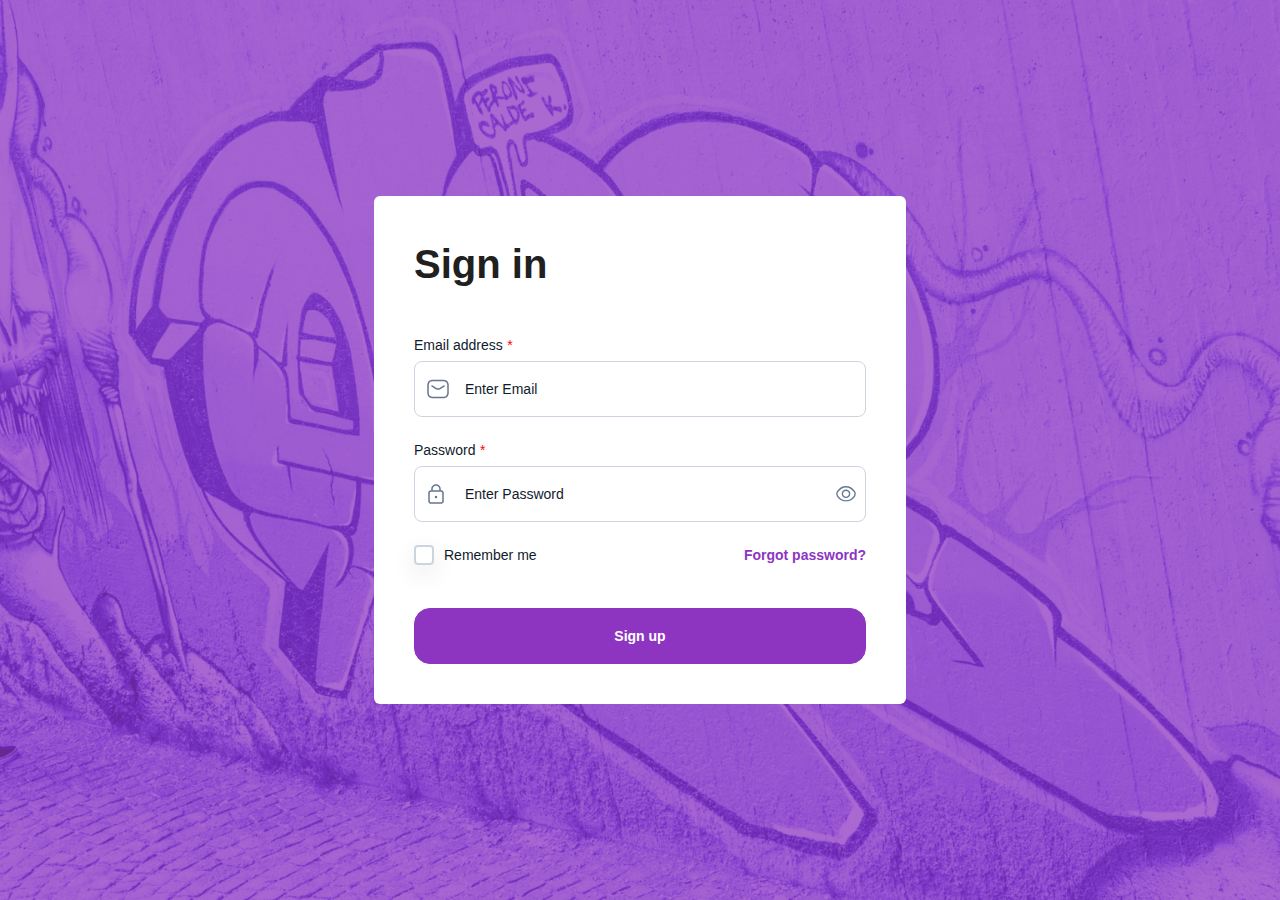
<file: sign-in.html>
<!DOCTYPE html>
<html lang="en">
	<head>
		<meta charset="UTF-8" />
		<meta
			name="viewport"
			content="width=device-width, initial-scale=1.0"
		/>
		<title>Urban Graffiti</title>
		<meta charset="UTF-8" />
		<meta
			name="viewport"
			content="width=device-width, initial-scale=1"
		/>
    <link rel="icon" type="image/ico" href="./assets/images/urban-graffiti.ico">
		<link
			rel="stylesheet"
			href="assets/css/bootstrap.min.css"
		/>
        <link rel="stylesheet" href="https://cdnjs.cloudflare.com/ajax/libs/font-awesome/4.7.0/css/font-awesome.min.css">
		<link
			rel="stylesheet"
			href="assets/css/custom.css"
		/>
    <link rel="stylesheet" href="assets/css/style.css">
	</head>
	<body>
      <section class="sign-in-main">
        <div class="centered">
          <form class="sign-bg">
              <h1 class="heading-title eudoxus-bold">Sign in</h1>
              <!-- <p class="text-muted eudoxus-medium">Don't have an account? <a href="index.html" title="Sign Up" class="sign-link eudoxus-bold">Sign up</a></p> -->
              <div class="sign-in-form">
                <label
                  for="email"
                  class="label required-field"
                  >Email address
                </label>
                <div class="form-group input-group-box email-group">
                  <input
                    type="email"
                    placeholder="Enter Email"
                    class="inpt"
                    required
                  />
                </div>
                <label
                    for="Password"
                    class="label required-field"
                    >Password</label
                >
                <div class="form-group input-group-box pass-group">
                  <input
                    type="password"
                    placeholder="Enter Password"
                    class="inpt"
                    required
                  />
                  <span class="toggle-password-icon" onclick="togglePasswordVisibility(this)">
                    <img src="./assets/images/pass-hide.svg" alt="Show Password" title="Show Password">
                </div>
                <div class="rem-forgot d-flex justify-content-between">
                  <div class="rem d-flex align-items-center">
                    <input type="checkbox" id="rem-tik">
                    <label for="rem-tik" class="eudoxus-medium">Remember me</label>
                  </div>
                  <span class="forgot-pw"><a href="forgot_pw.html" title="Forget Password" class="eudoxus-bold text-decoration-none">Forgot password?</a></span>
                </div>
                      
                <a href="javascript:void(0)" title="Sign Up"
                    type="submit"
                    class="btn-cta btn-cta-save free-acoun-btn eudoxus-bold"
                >
                Sign up
                </a>
              </div>
          </form>
        </div>
      </section>

		<!-- script link -->
		<script src="assets/js/jquery-3.7.1.min.js"></script>
		<script src="assets/js/bootstrap.min.js"></script>
		<script src="assets/js/custom.js"></script>
	</body>
</html>
</file>
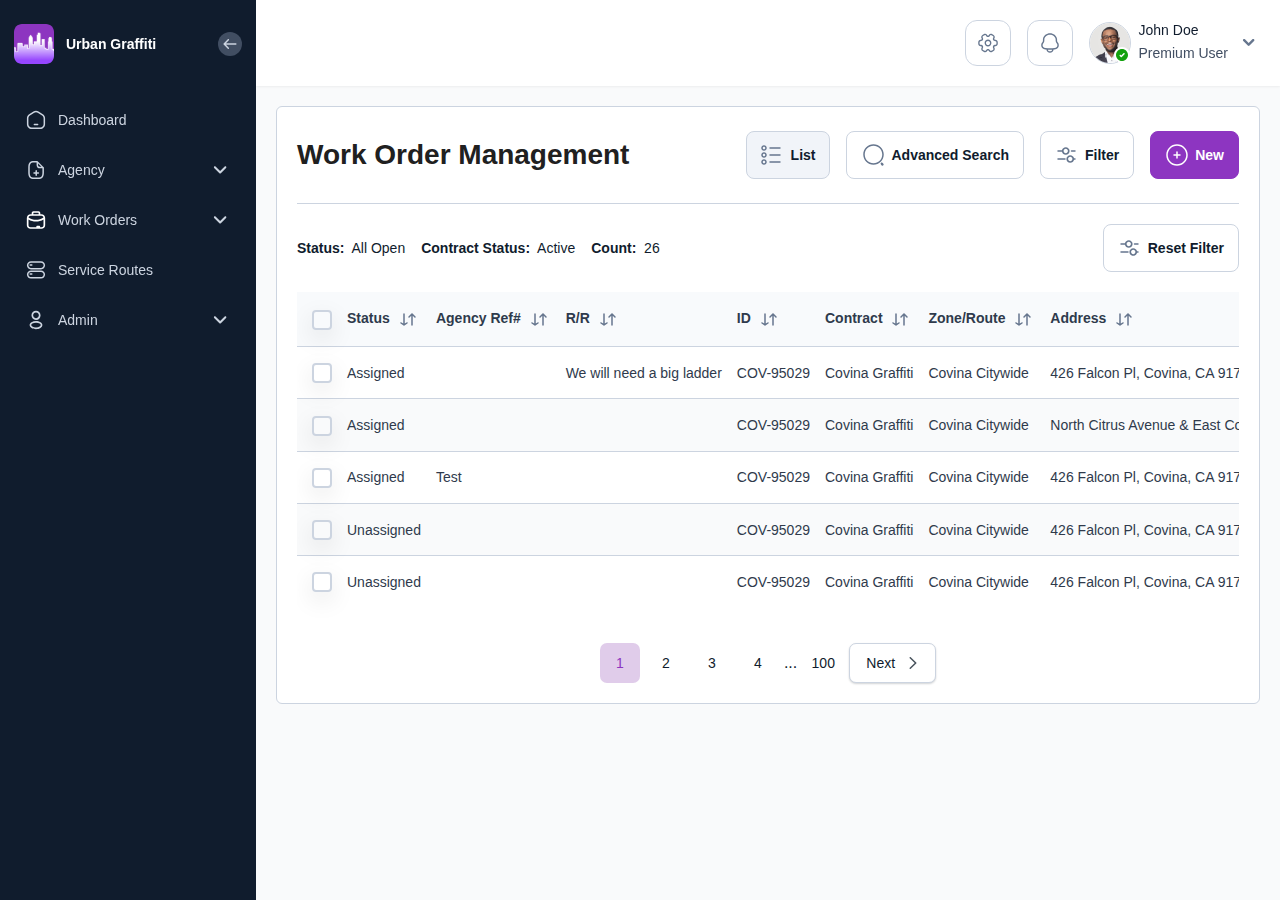
<file: work-order-listing.html>
<!DOCTYPE html>
<html lang="en">
<head>
    <meta charset="UTF-8">
    <meta name="viewport" content="width=device-width, initial-scale=1.0">
    <title>Urban Graffiti Admin</title>
    <meta charset="UTF-8" />
    <meta name="viewport" content="width=device-width, initial-scale=1"/>
    <link rel="icon" type="image/ico" href="./assets/images/urban-graffiti.ico">
    <link rel="stylesheet" href="assets/css/bootstrap.min.css"/>
    <link rel="stylesheet" href="https://cdnjs.cloudflare.com/ajax/libs/font-awesome/6.5.2/css/all.min.css">
    <link rel="stylesheet" href="assets/css/daterangepicker.css">
    <link rel="stylesheet" href="assets/css/tempus-dominus.min.css">
    <link rel="stylesheet" href="assets/css/style.css"/>
</head>
<body class="order-dashboard">
    <div class="work-order-section d-flex" id="work-order">
        <nav class="side-navbar">
            <div class="nav-top d-flex align-items-center">
                <div class="nav-logo d-flex align-items-center flex-grow-1">
                    <a href="javascript:void(0)" title="Urban Graffiti" class="logo d-flex align-items-center">
                        <img src="./assets/images/urban-graffiti-logo.svg" alt="Urban Graffiti" title="Urban Graffiti" width="40" height="40" class="logo-img">
                        <p class="nav-title">Urban Graffiti</p>
                    </a>
                </div>
                <div class="nav-back-arrow">
                    <img src="./assets/images/left-circle-arrow.svg" alt="BacK" title="Back" width="24" height="24" class="collapsed-arrow" id="collapsed-arrow">
                    <img src="./assets/images/hamburger-menu.svg" alt="Menu" title="Menu" width="24" height="24" class="menu-arrow" id="menu-arrow">
                </div>
            </div>
            <div class="nav-bottom">
                <ul class="nav-list">
                    <li class="nav-items">
                        <a href="javascript:void(0)" class="nav-links d-flex align-items-center" title="Dashboard">
                            <img src="./assets/images/home.svg" alt="Dashboard" title="Dashboard" width="20" height="20" class="list-icons">
                            <span class="flex-grow-1">Dashboard</span>
                        </a>
                    </li>
                    <li class="nav-items nav-items-sub-dropdown">
                        <a href="javascript:void(0)" class="nav-links d-flex align-items-center" title="Agency" id="work-orders-trigger">
                            <img src="./assets/images/file-plus.svg" alt="Agency" title="Agency" width="20" height="20" class="list-icons">
                            <span class="flex-grow-1">Agency</span>
                            <img src="./assets/images/chevron-light-grey.svg" alt="Work Orders" title="Work Orders" width="20" height="20" class="dropdown-arrow">
                        </a>
                        <ul class="nav-list-dropdown">
                            <li class="dropdown-list">
                                <a href="./account.html" title="Account">Account</a>
                            </li>
                            <li class="dropdown-list">
                                <a href="javascript:void(0)" title="Users">Users</a>
                            </li>
                        </ul>
                    </li>
                    <li class="nav-items nav-items-sub-dropdown">
                        <a href="javascript:void(0)" class="nav-links d-flex align-items-center" title="Work Orders" id="work-orders-trigger">
                            <img src="./assets/images/briefcase.svg" alt="Work Orders" title="Work Orders" width="20" height="20" class="list-icons">
                            <span class="flex-grow-1">Work Orders</span>
                            <img src="./assets/images/chevron-light-grey.svg" alt="Work Orders" title="Work Orders" width="20" height="20" class="dropdown-arrow">
                        </a>
                        <ul class="nav-list-dropdown">
                            <li class="dropdown-list">
                                <a href="javascript:void(0)" title="Graffiti">Graffiti</a>
                            </li>
                            <li class="dropdown-list">
                                <a href="javascript:void(0)" title="Transit">Transit</a>
                            </li>
                            <li class="dropdown-list">
                                <a href="javascript:void(0)" title="Public"> Public</a>
                            </li>
                        </ul>
                    </li>
                    <li class="nav-items nav-items-sub-dropdown">
                        <a href="javascript:void(0)" class="nav-links d-flex align-items-center" title="Service Routes" id="work-orders-trigger">
                            <img src="./assets/images/server.svg" alt="Service Routes" title="Service Routes" width="20" height="20" class="list-icons">
                            <span class="flex-grow-1">Service Routes</span>
                        </a>
                    </li>
                    <li class="nav-items nav-items-sub-dropdown">
                        <a href="javascript:void(0)" class="nav-links d-flex align-items-center" title="Admin" id="work-orders-trigger">
                            <img src="./assets/images/user.svg" alt="Admin" title="Admin" width="20" height="20" class="list-icons">
                            <span class="flex-grow-1">Admin</span>
                            <img src="./assets/images/chevron-light-grey.svg" alt="Work Orders" title="Work Orders" width="20" height="20" class="dropdown-arrow">
                        </a>
                        <ul class="nav-list-dropdown">
                            <li class="dropdown-list">
                                <a href="./admin-user.html" title="Users">Users</a>
                            </li>
                            <li class="dropdown-list">
                                <a href="./admin-service.html" title="Services">Services</a>
                            </li>
                            <li class="dropdown-list">
                                <a href="javascript:void(0)" title="Surfaces">Surfaces</a>
                            </li>
                            <li class="dropdown-list">
                                <a href="javascript:void(0)" title="Emails">Emails</a>
                            </li>
                            <li class="dropdown-list">
                                <a href="javascript:void(0)" title="Reports">Reports</a>
                            </li>
                            <li class="dropdown-list">
                                <a href="javascript:void(0)" title="Trash">Trash</a>
                            </li>
                        </ul>
                    </li>
                </ul>
            </div>
        </nav>

        <section class="dashboard-wrapper flex-grow-1">
            <div class="dashboard-topbar sticky d-flex align-items-center">
                <div class="topbar-logo">
                    <a href="javascript:void(0)" title="Urban Graffiti" class="logo d-flex align-items-center">
                        <img src="./assets/images/urban-graffiti-logo.svg" alt="Urban Graffiti" title="Urban Graffiti" width="40" height="40" class="logo-img">
                        <h1 class="nav-title">Urban Graffiti</h1>
                    </a>
                </div>
                <div class="profile-wrapper d-flex align-items-center justify-content-end flex-grow-1">
                    <div class="tool-box rotate-image">
                        <img src="./assets/images/settings.svg" alt="Settings" title="Settings" width="20" height="20" class="tool-box-image">
                    </div>
                    <div class="tool-box bell-anim">
                        <img src="./assets/images/bell.svg" alt="Notification" title="Notificaion" width="20" height="20" class="tool-box-image">
                    </div>
                    <div class="user-profile-box d-flex align-items-center">
                        <div class="user-avatar">
                            <img src="./assets/images/Avatar.png" alt="User" title="User" width="40" height="40" class="user-image">
                        </div>
                        <div class="user-info flex-grow-1">
                            <p class="user-name">John Doe</p>
                            <span class="user-title">Premium User</span>
                        </div>
                        <div class="user-dropdown">
                            <img src="./assets/images/chevron-grey.svg" alt="Profile" title="Profile" width="24" height="24">
                        </div>
                        <ul class="profile-dropdown-list">
                            <li class="profile-dropdown-list-item">
                                <a href="javascript:void(0)" title="Profile">Profile</a>
                            </li>
                            <li class="profile-dropdown-list-item">
                                <a href="javascript:void(0)" title="Settings">Advanced Settings</a>
                            </li>
                        </ul>
                    </div>
                </div>
            </div>
            <div class="dashboard-detailed-section admin-detailed-section">
                <div class="detail-section-wrapper">
                    <div class="order-title d-flex align-items-center flex-wrap">
                        <h2 class="heading-title flex-grow-1">Work Order Management</h2>
                        <div class="order-title-right d-flex align-items-center flex-wrap">
                            <div class="list-wrapper">
                                <a href="javascript:void(0)" title="List" class="btn-cta btn-cta-back filter-btn list-btn">List</a>
                            </div>
                            <div class="map-btn-wrapper">
                                <a href="javascript:void(0)" title="List" class="btn-cta btn-cta-back filter-btn map-btn">Map</a>
                            </div>
                            <div class="advanced-search-wrapper">
                                <a href="javascript:void(0)" title="List" class="btn-cta filter-btn advanced-btn" id="advancedSearchBtn">Advanced Search</a>
                            </div>
                            <div class="filter-wrapper filter-div-wrapper">
                                <a href="javascript:void(0)" title="Filter" class="btn-cta filter-btn">Filter</a>
                                <div class="filter-box" style="display: none;">
                                    <div class="box-title">
                                        <h5 class="child-heading">Status Filter</h5>
                                        <img src="assets/images/close-icon.svg" alt="Close" title="Close" width="12" height="12" class="close-filter">
                                    </div>
                                    <div class="filter-inner-box-wrapper">
                                        <div class="form-group">
                                            <label for="status" class="label">Status&colon;</label>
                                            <div class="custom-select-container">
                                                <div class="custom-select">
                                                    <input type="text" id="mainInput" readonly placeholder="Select an option">
                                                    <img src="./assets/images/chevron-default.svg" alt="select" title="select" width="14" height="8" class="chevron">
                                                    <div class="dropdown">
                                                        <input type="text" id="searchInput" placeholder="Search..." autocomplete="off">
                                                        <ul id="optionsList">
                                                            <li>
                                                                <strong>Open</strong>
                                                                <ul>
                                                                    <li data-value="All Open">All Open</li>
                                                                    <li data-value="Assigned">Assigned</li>
                                                                    <li data-value="Reassign">Reassign</li>
                                                                    <li data-value="Unassigned">Unassigned</li>
                                                                    <li data-value="Rejected">Rejected</li>
                                                                </ul>
                                                            </li>
                                                            <li data-value="Closed"><strong>Closed</strong></li>
                                                            <li data-value="Complete"><strong>Complete</strong></li>
                                                        </ul>
                                                    </div>
                                                </div>
                                                <input type="hidden" id="selectedValue">
                                            </div>
                                        </div>
                                    </div>
                                </div>
                            </div>
                            <div class="add-new-div">
                                <a href="./new-user.html" title="New" class="detailed-btn btn-cta btn-cta-save icon-btn-div">New</a>
                            </div>
                        </div>
                    </div>
                    
                    <!-- table view start -->
                    <div class="table-view">
                        <div class="status-filter-wrapper">
                            <div class="status-filter">
                                <ul class="status-filter-listing">
                                    <li>
                                        <span class="status-title">
                                            <strong>Status&colon;&nbsp;</strong>
                                        </span>
                                        <span class="filter-status">All Open</span>
                                    </li>
                                    <li>
                                        <span class="status-title">
                                            <strong>Contract Status&colon;&nbsp;</strong>
                                        </span>
                                        <span class="filter-status">Active</span>
                                    </li>
                                    <li>
                                        <span class="status-title">
                                            <strong>Count&colon;&nbsp;</strong>
                                        </span>
                                        <span class="filter-status">26</span>
                                    </li>
                                </ul>
                            </div>
                            <div class="status-filter-btn">
                                <a href="javascript:void(0)" title="Reset Filter" class="btn-cta filter-btn" id="buildReportModalBtn">Reset Filter</a>
                            </div>
                        </div>
                        <div class="edit-panel">
                            <div class="select-panel-box">
                                <ul class="panel-listing panel-left-list">
                                    <li>
                                        <p>2 Items Selected</p>
                                    </li>
                                    <li>
                                        <p>Select All (24)</p>
                                    </li>
                                </ul>
                                <ul class="panel-listing panel-right-list">
                                    <li>
                                        <div class="panel-tool edit-box">
                                            <a href="javascript:void(0)" title="Edit" class="tools-icon tool-edit-icon" id="editModalBtn">Edit</a>
                                        </div>
                                        <div class="panel-tool download-box">
                                            <a href="javascript:void(0)" title="Download" class="tools-icon tool-download-icon">Download</a>
                                        </div>
                                    </li>
                                    <li>
                                        <a href="javascript:void(0)" title="Cancel" class="cancel-link">Cancel</a>
                                    </li>
                                </ul>
                            </div>
                        </div>
                        <div class="table-wrapper">
                            <table class="table" style="width:100%">
                                <thead>
                                    <tr>
                                        <th style="width: 20px;">
                                            <input type="checkbox" id="select-all-header" class="table-input-checkbox">
                                        </th>
                                        <th style="width: 10%;">
                                            <span class="table-th-title">Status</span>
                                            <span class="sort-div">
                                                <img src="./assets/images/sort.svg" alt="Sort" title="Sort" width="24" height="24">
                                            </span>
                                        </th>
                                        <th style="width: 10%;">
                                            <span class="table-th-title">Agency Ref#</span>
                                            <span class="sort-div">
                                                <img src="./assets/images/sort.svg" alt="Sort" title="Sort" width="24" height="24">
                                            </span>
                                        </th>
                                        <th style="width: 20%;">
                                            <span class="table-th-title">R/R</span>
                                            <span class="sort-div">
                                                <img src="./assets/images/sort.svg" alt="Sort" title="Sort" width="24" height="24">
                                            </span>
                                        </th>
                                        <th style="width: 10%;">
                                            <span class="table-th-title">ID</span>
                                            <span class="sort-div">
                                                <img src="./assets/images/sort.svg" alt="Sort" title="Sort" width="24" height="24">
                                            </span>
                                        </th>
                                        <th style="width: 15%;">
                                            <span class="table-th-title">Contract</span>
                                            <span class="sort-div">
                                                <img src="./assets/images/sort.svg" alt="Sort" title="Sort" width="24" height="24">
                                            </span>
                                        </th>
                                        <th style="width: 15%;">
                                            <span class="table-th-title">Zone/Route</span>
                                            <span class="sort-div">
                                                <img src="./assets/images/sort.svg" alt="Sort" title="Sort" width="24" height="24">
                                            </span>
                                        </th>
                                        <th style="width: 40%;">
                                            <span class="table-th-title">Address</span>
                                            <span class="sort-div">
                                                <img src="./assets/images/sort.svg" alt="Sort" title="Sort" width="24" height="24">
                                            </span>
                                        </th>
                                        <th style="width: 15%;">
                                            <span class="table-th-title">Received</span>
                                            <span class="sort-div">
                                                <img src="./assets/images/sort.svg" alt="Sort" title="Sort" width="24" height="24">
                                            </span>
                                        </th>
                                        <th style="width: 15%;">
                                            <span class="table-th-title">Due</span>
                                            <span class="sort-div">
                                                <img src="./assets/images/sort.svg" alt="Sort" title="Sort" width="24" height="24">
                                            </span>
                                        </th>
                                        <th style="width: 10%;">
                                            <span class="table-th-title">Surface</span>
                                            <span class="sort-div">
                                                <img src="./assets/images/sort.svg" alt="Sort" title="Sort" width="24" height="24">
                                            </span>
                                        </th>
                                        <th style="width: 25%;">
                                            <span class="table-th-title">Request Comment</span>
                                            <span class="sort-div">
                                                <img src="./assets/images/sort.svg" alt="Sort" title="Sort" width="24" height="24">
                                            </span>
                                        </th>
                                        <th style="width: 10%;">
                                            <span class="table-th-title">Assigned To</span>
                                            <span class="sort-div">
                                                <img src="./assets/images/sort.svg" alt="Sort" title="Sort" width="24" height="24">
                                            </span>
                                        </th>
                                        <th style="width: 10%;">
                                            <span class="table-th-title">Job Type</span>
                                            <span class="sort-div">
                                                <img src="./assets/images/sort.svg" alt="Sort" title="Sort" width="24" height="24">
                                            </span>
                                        </th>
                                        <th style="width: 10%;">
                                            <span class="table-th-title">Image Count</span>
                                            <span class="sort-div">
                                                <img src="./assets/images/sort.svg" alt="Sort" title="Sort" width="24" height="24">
                                            </span>
                                        </th>
                                    </tr>
                                </thead>
                                <tbody class="users-details" id="users_table">
                                    <tr class="tr_list">
                                        <td class="user-input">
                                            <input type="checkbox" id="select-1" class="table-input-checkbox">
                                        </td>
                                        <td id="status">Assigned</td>
                                        <td id="agencyRef"></td>
                                        <td id="r/r">We will need a big ladder</td>
                                        <td id="statusId">COV-95029</td>
                                        <td id="contract">Covina Graffiti</td>
                                        <td id="zone-route">Covina Citywide</td>
                                        <td id="address">426 Falcon Pl, Covina, CA 91723, USA</td>
                                        <td id="received">01/22/2024 12:15 PM</td>
                                        <td id="due" style="color: red;">01/24/2024 12:15 PM</td>
                                        <td id="surface">Building</td>
                                        <td id="requestComment">Pipe on Building on the side of alley way.</td>
                                        <td id="assignedTo">Alex Sandovl</td>
                                        <td id="jobType">Agency</td>
                                        <td id="imageCount">B:2 A:0</td>
                                    </tr>
                                    <tr class="tr_list">
                                        <td class="user-input">
                                            <input type="checkbox" id="select-2" class="table-input-checkbox">
                                        </td>
                                        <td id="status">Assigned</td>
                                        <td id="agencyRef"></td>
                                        <td id="r/r"></td>
                                        <td id="statusId">COV-95029</td>
                                        <td id="contract">Covina Graffiti</td>
                                        <td id="zone-route">Covina Citywide</td>
                                        <td id="address">North Citrus Avenue & East Covina Boulevard, Covina, CA, USA</td>
                                        <td id="received">01/22/2024 12:15 PM</td>
                                        <td id="due" style="color: red;">01/24/2024 12:15 PM</td>
                                        <td id="surface">Building</td>
                                        <td id="requestComment">Graffiti in the parking lot along the pillars of the shopping center.</td>
                                        <td id="assignedTo">Alex Sandovl</td>
                                        <td id="jobType">Agency</td>
                                        <td id="imageCount">B:2 A:0</td>
                                    </tr>
                                    <tr class="tr_list">
                                        <td class="user-input">
                                            <input type="checkbox" id="select-3" class="table-input-checkbox">
                                        </td>
                                        <td id="status">Assigned</td>
                                        <td id="agencyRef">Test</td>
                                        <td id="r/r"></td>
                                        <td id="statusId">COV-95029</td>
                                        <td id="contract">Covina Graffiti</td>
                                        <td id="zone-route">Covina Citywide</td>
                                        <td id="address">426 Falcon Pl, Covina, CA 91723, USA</td>
                                        <td id="received">01/22/2024 12:15 PM</td>
                                        <td id="due" style="color: red;">01/24/2024 12:15 PM</td>
                                        <td id="surface">Building</td>
                                        <td id="requestComment">Test</td>
                                        <td id="assignedTo">Alex Sandovl</td>
                                        <td id="jobType">Agency</td>
                                        <td id="imageCount">B:2 A:0</td>
                                    </tr>

                                    <!--  -->
                                    <tr class="tr_list">
                                        <td class="user-input">
                                            <input type="checkbox" id="select-4" class="table-input-checkbox">
                                        </td>
                                        <td id="status">Unassigned</td>
                                        <td id="agencyRef"></td>
                                        <td id="r/r"></td>
                                        <td id="statusId">COV-95029</td>
                                        <td id="contract">Covina Graffiti</td>
                                        <td id="zone-route">Covina Citywide</td>
                                        <td id="address">426 Falcon Pl, Covina, CA 91723, USA</td>
                                        <td id="received">01/22/2024 12:15 PM</td>
                                        <td id="due"style="color: red;">01/24/2024 12:15 PM</td>
                                        <td id="surface">Building</td>
                                        <td id="requestComment">Pipe on Building on the side of alley way.</td>
                                        <td id="assignedTo">Alex Sandovl</td>
                                        <td id="jobType">Agency</td>
                                        <td id="imageCount">B:2 A:0</td>
                                    </tr>
                                    <tr class="tr_list">
                                        <td class="user-input">
                                            <input type="checkbox" id="select-5" class="table-input-checkbox">
                                        </td>
                                        <td id="status">Unassigned</td>
                                        <td id="agencyRef"></td>
                                        <td id="r/r"></td>
                                        <td id="statusId">COV-95029</td>
                                        <td id="contract">Covina Graffiti</td>
                                        <td id="zone-route">Covina Citywide</td>
                                        <td id="address">426 Falcon Pl, Covina, CA 91723, USA</td>
                                        <td id="received">01/22/2024 12:15 PM</td>
                                        <td id="due" style="color: red;">01/24/2024 12:15 PM</td>
                                        <td id="surface">Building</td>
                                        <td id="requestComment">Pipe on Building on the side of alley way.</td>
                                        <td id="assignedTo">Alex Sandovl</td>
                                        <td id="jobType">Agency</td>
                                        <td id="imageCount">B:2 A:0</td>
                                    </tr>
                                </tbody>
                            </table>
                        </div>

                        <div class="pagination">
                            <ul>
                              <li class="btn prev">
                                <span>Prev</span>
                              </li>
                              <li class="num active"><span>1</span></li>
                              <li class="num"><span>2</span></li>
                              <li class="dots"><span>...</span></li>
                              <li class="num"><span>4</span></li>
                              <li class="btn next">
                                <span>Next</span>
                              </li>
                            </ul>
                        </div>
                    </div>
                    <!-- table view end -->

                    <!-- edit modal start -->
                    <div id="editModal" class="modal edit-modal">
                        <div class="modal-dialog">
                            <div class="modal-content">
                                <div class="modal-header">
                                    <h4 class="modal-title">Bulk Edit</h4>
                                    <span id="closeModalBtn" class="close">&times;</span>
                                </div>
                                <div class="modal-body">
                                   <form action="" class="form">
                                        <div class="form-group">
                                            <label for="agency" class="label">Agency Ref#&colon;</label>
                                            <input type="text" name="" id="agency" placeholder="" class="required">
                                        </div>
                                        <div class="form-group">
                                            <label for="assignTo" class="label">Assign To&colon;</label>
                                            <select name="" id="assignTo" class="required">
                                                <option value="Select">Select</option>
                                                <option value="Graffiti">Graffiti</option>
                                                <option value="Brea Graffiti">Brea Graffiti</option>
                                            </select>
                                        </div>
                                        <div class="form-group">
                                            <label for="status" class="label">Status&colon;</label>
                                            <select name="" id="status" class="required">
                                                <option value="Select">Select</option>
                                                <option value="Graffiti">Graffiti</option>
                                                <option value="Brea Graffiti">Brea Graffiti</option>
                                            </select>
                                        </div>
                                        <div class="form-group">
                                            <label for="service" class="label">Service&colon;</label>
                                            <select name="" id="service" class="required">
                                                <option value="Select">Select</option>
                                                <option value="Graffiti">Graffiti</option>
                                                <option value="Brea Graffiti">Brea Graffiti</option>
                                            </select>
                                        </div>
                                        <div class="form-group">
                                            <label for="surface" class="label">Surface&colon;</label>
                                            <select name="" id="surface" class="required">
                                                <option value="Select">Select</option>
                                                <option value="Graffiti">Graffiti</option>
                                                <option value="Brea Graffiti">Brea Graffiti</option>
                                            </select>
                                        </div>
                                        <div class="form-group">
                                            <label for="footage" class="label">Square Footage&colon;</label>
                                            <input type="text" name="" id="footage" placeholder="" class="required">
                                        </div>
                                        <div class="form-group">
                                            <label for="datetimepicker">Received</label>
                                            <input type="text" id="datetimepicker" class="date-picker">
                                        </div>
                                   </form>
                                </div>
                                <div class="modal-footer">
                                    <a href="javascript:void(0)" title="Close" class="btn-cta btn-cta-cancel close-btn close-btn-icon">Close</a>
                                    <a href="javascript:void(0)" title="Save Changes" class="btn-cta btn-cta-save">Save Changes</a>
                                </div>
                            </div>
                        </div>
                    </div>
                    <!-- edit modal end -->

                    <!-- advanced search modal start -->
                    <div id="advancedSearchModal" class="modal edit-modal">
                        <div class="modal-dialog">
                            <div class="modal-content">
                                <div class="modal-header">
                                    <h4 class="modal-title">Advanced Search</h4>
                                    <span id="closeModalBtn" class="close">&times;</span>
                                </div>
                                <div class="modal-body">
                                    <form action="" class="form">
                                        <div class="form-group">
                                            <label for="status" class="label">Status&colon;</label>
                                            <div class="custom-select-container">
                                                <div class="custom-select">
                                                    <input type="text" id="mainInput" readonly placeholder="Select an option">
                                                    <img src="./assets/images/chevron-default.svg" alt="select" title="select" width="14" height="8" class="chevron">
                                                    <div class="dropdown">
                                                        <input type="text" id="searchInput" placeholder="Search..." autocomplete="off">
                                                        <ul id="optionsList">
                                                            <li>
                                                                <strong>Open</strong>
                                                                <ul>
                                                                    <li data-value="All Open">All Open</li>
                                                                    <li data-value="Assigned">Assigned</li>
                                                                    <li data-value="Reassign">Reassign</li>
                                                                    <li data-value="Unassigned">Unassigned</li>
                                                                    <li data-value="Rejected">Rejected</li>
                                                                </ul>
                                                            </li>
                                                            <li data-value="Closed"><strong>Closed</strong></li>
                                                            <li data-value="Complete"><strong>Complete</strong></li>
                                                        </ul>
                                                    </div>
                                                </div>
                                                <input type="hidden" id="selectedValue">
                                            </div>
                                        </div>
                                        <div class="form-group">
                                            <label for="searchId" class="label">ID&colon;</label>
                                            <input type="text" name="" id="searchId" placeholder="" class="required">
                                        </div>
                                        <div class="form-group">
                                            <label for="completed" class="label">Completed&colon;</label>
                                            <input type="text" name="" id="completed" placeholder="" class="required">
                                        </div>
                                        <div class="form-group">
                                            <label for="address" class="label">Address&colon;</label>
                                            <input type="text" name="" id="address" placeholder="" class="required">
                                        </div>
                                        <div class="form-group">
                                            <label for="multiselect" class="label">MultiSelect&colon;</label>
                                            <div class="multiselect-dropdown">
                                                <div class="select-box">
                                                    <span class="selected">Select options</span>
                                                    <img src="./assets/images/chevron-default.svg" alt="select" title="select" width="14" height="8" class="arrow">
                                                </div>
                                                <div class="dropdown-menu">
                                                    <label><input type="checkbox" value="Option 1">Option 1</label>
                                                    <label><input type="checkbox" value="Option 2">Option 2</label>
                                                    <label><input type="checkbox" value="Option 3">Option 3</label>
                                                    <label><input type="checkbox" value="Option 4">Option 4</label>
                                                    <label><input type="checkbox" value="Option 5">Option 5</label>
                                                    <label><input type="checkbox" value="Option 6">Option 6</label>
                                                </div>
                                            </div>
                                        </div>
                                        <div class="form-group">
                                            <label for="status" class="label">Status&colon;</label>
                                            <select name="" id="status" class="required">
                                                <option value="Select">Select</option>
                                                <option value="Graffiti">Graffiti</option>
                                                <option value="Brea Graffiti">Brea Graffiti</option>
                                            </select>
                                        </div>
                                        <div class="form-group">
                                            <label for="service" class="label">Service&colon;</label>
                                            <select name="" id="service" class="required">
                                                <option value="Select">Select</option>
                                                <option value="Graffiti">Graffiti</option>
                                                <option value="Brea Graffiti">Brea Graffiti</option>
                                            </select>
                                        </div>
                                        <div class="form-group">
                                            <label for="multiselect" class="label">MultiSelect 2&colon;</label>
                                            <div class="multiselect-dropdown">
                                                <div class="select-box">
                                                    <span class="selected">Select options</span>
                                                    <img src="./assets/images/chevron-default.svg" alt="select" title="select" width="14" height="8" class="arrow">
                                                </div>
                                                <div class="dropdown-menu">
                                                    <label><input type="checkbox" value="Option 1">Option 1</label>
                                                    <label><input type="checkbox" value="Option 2">Option 2</label>
                                                    <label><input type="checkbox" value="Option 3">Option 3</label>
                                                    <label><input type="checkbox" value="Option 4">Option 4</label>
                                                    <label><input type="checkbox" value="Option 5">Option 5</label>
                                                    <label><input type="checkbox" value="Option 6">Option 6</label>
                                                </div>
                                            </div>
                                        </div>
                                        <div class="form-group">
                                            <label for="surface" class="label">Surface&colon;</label>
                                            <select name="" id="surface" class="required">
                                                <option value="Select">Select</option>
                                                <option value="Graffiti">Graffiti</option>
                                                <option value="Brea Graffiti">Brea Graffiti</option>
                                            </select>
                                        </div>
                                        <div class="form-group">
                                            <label for="footage" class="label">Square Footage&colon;</label>
                                            <input type="text" name="" id="footage" placeholder="" class="required">
                                        </div>
                                        <div class="form-group">
                                            <label for="daterangepicker">Received</label>
                                            <input type="text" name="daterange" id="daterangepicker" class="date-picker" />
                                        </div>
                                    </form>
                                </div>
                                <div class="modal-footer">
                                    <a href="javascript:void(0)" title="Reset Filters" class="btn-cta btn-cta-cancel close-btn">Reset Filters</a>
                                    <a href="javascript:void(0)" title="Apply Filters" class="btn-cta btn-cta-save">Apply Filters</a>
                                </div>
                            </div>
                        </div>
                    </div>
                    <!-- advanced search modal end -->

                      <!-- build report modal start -->
                      <div id="buildReportModal" class="modal edit-modal">
                        <div class="modal-dialog">
                            <div class="modal-content">
                                <div class="modal-header">
                                    <h4 class="modal-title">Advanced Search</h4>
                                    <span id="closeModalBtn" class="close">&times;</span>
                                </div>
                                <div class="modal-body">
                                    <form action="" class="form">
                                        <div class="form-group">
                                            <label for="status" class="label icon_eye icon_active">Status&colon;</label>
                                            <div class="custom-select-container">
                                                <div class="custom-select">
                                                    <input type="text" id="mainInput" readonly placeholder="Select an option">
                                                    <img src="./assets/images/chevron-default.svg" alt="select" title="select" width="14" height="8" class="chevron">
                                                    <div class="dropdown">
                                                        <input type="text" id="searchInput" placeholder="Search..." autocomplete="off">
                                                        <ul id="optionsList">
                                                            <li>
                                                                <strong>Open</strong>
                                                                <ul>
                                                                    <li data-value="All Open">All Open</li>
                                                                    <li data-value="Assigned">Assigned</li>
                                                                    <li data-value="Reassign">Reassign</li>
                                                                    <li data-value="Unassigned">Unassigned</li>
                                                                    <li data-value="Rejected">Rejected</li>
                                                                </ul>
                                                            </li>
                                                            <li data-value="Closed"><strong>Closed</strong></li>
                                                            <li data-value="Complete"><strong>Complete</strong></li>
                                                        </ul>
                                                    </div>
                                                </div>
                                                <input type="hidden" id="selectedValue">
                                            </div>
                                        </div>
                                        <div class="form-group">
                                            <label for="searchId" class="label icon_eye icon_active">ID&colon;</label>
                                            <input type="text" name="" id="searchId" placeholder="" class="required">
                                        </div>
                                        <div class="form-group">
                                            <label for="completed" class="label icon_eye icon_active">Completed&colon;</label>
                                            <input type="text" name="" id="completed" placeholder="" class="required">
                                        </div>
                                        <div class="form-group">
                                            <label for="address" class="label icon_eye icon_active">Address&colon;</label>
                                            <input type="text" name="" id="address" placeholder="" class="required">
                                        </div>
                                        <div class="form-group">
                                            <label for="multiselect" class="label icon_eye icon_active">MultiSelect&colon;</label>
                                            <div class="multiselect-dropdown">
                                                <div class="select-box">
                                                    <span class="selected">Select options</span>
                                                    <img src="./assets/images/chevron-default.svg" alt="select" title="select" width="14" height="8" class="arrow">
                                                </div>
                                                <div class="dropdown-menu">
                                                    <label><input type="checkbox" value="Option 1">Option 1</label>
                                                    <label><input type="checkbox" value="Option 2">Option 2</label>
                                                    <label><input type="checkbox" value="Option 3">Option 3</label>
                                                    <label><input type="checkbox" value="Option 4">Option 4</label>
                                                    <label><input type="checkbox" value="Option 5">Option 5</label>
                                                    <label><input type="checkbox" value="Option 6">Option 6</label>
                                                </div>
                                            </div>
                                        </div>
                                        <div class="form-group">
                                            <label for="status" class="label icon_eye icon_active">Status&colon;</label>
                                            <select name="" id="status" class="required">
                                                <option value="Select">Select</option>
                                                <option value="Graffiti">Graffiti</option>
                                                <option value="Brea Graffiti">Brea Graffiti</option>
                                            </select>
                                        </div>
                                        <div class="form-group">
                                            <label for="service" class="label icon_eye icon_active">Service&colon;</label>
                                            <select name="" id="service" class="required">
                                                <option value="Select">Select</option>
                                                <option value="Graffiti">Graffiti</option>
                                                <option value="Brea Graffiti">Brea Graffiti</option>
                                            </select>
                                        </div>
                                        <div class="form-group">
                                            <label for="multiselect" class="label icon_eye icon_active">MultiSelect 2&colon;</label>
                                            <div class="multiselect-dropdown">
                                                <div class="select-box">
                                                    <span class="selected">Select options</span>
                                                    <img src="./assets/images/chevron-default.svg" alt="select" title="select" width="14" height="8" class="arrow">
                                                </div>
                                                <div class="dropdown-menu">
                                                    <label><input type="checkbox" value="Option 1">Option 1</label>
                                                    <label><input type="checkbox" value="Option 2">Option 2</label>
                                                    <label><input type="checkbox" value="Option 3">Option 3</label>
                                                    <label><input type="checkbox" value="Option 4">Option 4</label>
                                                    <label><input type="checkbox" value="Option 5">Option 5</label>
                                                    <label><input type="checkbox" value="Option 6">Option 6</label>
                                                </div>
                                            </div>
                                        </div>
                                        <div class="form-group">
                                            <label for="surface" class="label icon_eye icon_active">Surface&colon;</label>
                                            <select name="" id="surface" class="required">
                                                <option value="Select">Select</option>
                                                <option value="Graffiti">Graffiti</option>
                                                <option value="Brea Graffiti">Brea Graffiti</option>
                                            </select>
                                        </div>
                                        <div class="form-group">
                                            <label for="footage" class="label icon_eye icon_active">Square Footage&colon;</label>
                                            <input type="text" name="" id="footage" placeholder="" class="required">
                                        </div>
                                        <div class="form-group">
                                            <label for="daterangepicker" class="label icon_eye icon_active">Received</label>
                                            <input type="text" name="daterange" id="daterangepicker" class="date-picker" />
                                        </div>
                                        <div class="form-group">
                                            <label for="due" class="label icon_eye icon_active">Due</label>
                                        </div>
                                        <div class="form-group">
                                            <label for="timer" class="label icon_eye icon_active">Timer</label>
                                        </div>
                                    </form>
                                </div>
                                <div class="modal-footer">
                                    <a href="javascript:void(0)" title="Reset Filters" class="btn-cta btn-cta-cancel close-btn">Reset Filters</a>
                                    <a href="javascript:void(0)" title="Apply Filters" class="btn-cta btn-cta-save">Apply Filters</a>
                                </div>
                            </div>
                        </div>
                    </div>
                    <!-- build report modal end -->
                </div>
            </div>
        </section>
    </div>

    <!-- script link -->
    <script src="assets/js/jquery-3.7.1.min.js"></script>
    <script src="assets/js/bootstrap.min.js"></script>
    <script src="assets/js/popper.min.js"></script>
    <script src="assets/js/moment.min.js"></script>
    <script src="assets/js/daterangepicker.min.js"></script>
    <script src="assets/js/tempus-dominus.min.js"></script>
    <script src="./assets/js/global.js"></script>   
</body>
</html>
</file>
<file: assets/css/custom.css>
@font-face {
    font-family: 'Eudoxus Sans', sans-serif;
    src: url('../fonts/EudoxusSans-Regular.woff2') format('woff2'),
        url('../fonts/EudoxusSans-Regular.woff') format('woff');
    font-weight: 400;
    font-style: normal;
    font-display: swap;
  }
   
  @font-face {
    font-family: 'Eudoxus Sans', sans-serif;
    src: url('../fonts/EudoxusSans-Bold.woff2') format('woff2'),
        url('../fonts/EudoxusSans-Bold.woff') format('woff');
    font-weight: 700;
    font-style: normal;
    font-display: swap;
  }
   
  @font-face {
    font-family: 'Eudoxus Sans', sans-serif;
    src: url('../fonts/EudoxusSans-ExtraBold.woff2') format('woff2'),
        url('../fonts/EudoxusSans-ExtraBold.woff') format('woff');
    font-weight: 900;
    font-style: normal;
    font-display: swap;
  }
   
  @font-face {
    font-family: 'Eudoxus Sans', sans-serif;
    src: url('../fonts/EudoxusSans-ExtraLight.woff2') format('woff2'),
        url('../fonts/EudoxusSans-ExtraLight.woff') format('woff');
    font-weight: 200;
    font-style: normal;
    font-display: swap;
  }
   
  @font-face {
    font-family: 'Eudoxus Sans', sans-serif;
    src: url('../fonts/EudoxusSans-Medium.woff2') format('woff2'),
        url('../fonts/EudoxusSans-Medium.woff') format('woff');
    font-weight: 500;
    font-style: normal;
    font-display: swap;
  }
   
  @font-face {
    font-family: 'Eudoxus Sans', sans-serif;
    src: url('../fonts/EudoxusSans-Light.woff2') format('woff2'),
        url('../fonts/EudoxusSans-Light.woff') format('woff');
    font-weight: 300;
    font-style: normal;
    font-display: swap;
  }
  .eudoxus-regular {
    font-family: 'Eudoxus Sans', sans-serif;
    font-weight: 400;
  }
  
  .eudoxus-bold {
    font-family: 'Eudoxus Sans', sans-serif;
    font-weight: 700;
  }
  
  .eudoxus-extrabold {
    font-family: 'Eudoxus Sans', sans-serif;
    font-weight: 900;
  }
  
  .eudoxus-extralight {
    font-family: 'Eudoxus Sans', sans-serif;
    font-weight: 200;
  }
  
  .eudoxus-medium {
    font-family: 'Eudoxus Sans', sans-serif;
    font-weight: 500;
  }
  
  .eudoxus-light {
    font-family: 'Eudoxus Sans', sans-serif;
    font-weight: 300;
  }
  
  
  :root{
    /* Define font variables */
    --font-family: 'Eudoxus Sans', sans-serif;
    --font-weight-normal: 400;
    --font-weight-bold: 700;
    --font-weight-extra-bold: 900;
    --font-weight-extra-light: 200;
    --font-weight-medium: 500;
    --font-weight-light: 300;
   
    /* define colors */
    --black: #202020;
    --white: #fff;
    --blue: #8D35C1;
  }
   
  *{
    margin: 0;
    padding: 0;
    box-sizing: border-box;
  }
   
  /* body {
    font-family: var(--font-family);
    font-weight: var(--font-weight-normal);
    background-color: var(--white);
  } */
  /* close font */
  /* sign in page */
  .login,
  .image {
    min-height: 100vh;
  }
  .input-group {
    width: 100%;
    display: flex;
    margin-bottom: 15px;
    padding: 15px 14px;
    border-radius: 8px;
    border: 1px solid #D0D5DD;
    background:var(--white);
    box-shadow: 0px 1px 2px 0px rgba(16, 24, 40, 0.05);
  }
  /* input.inpt
  {
    border: none;
  } */
  input:focus-visible {
    outline: none;
  
  }
  
  .bg-image {
    background-image: url('../images/signin-banner.png');
    background-size: cover;
    background-position: center center;
    background-color: var(--blue);
    position: relative;
  }
  span.input-group-text {
    background: var(--white);
  }
  span.form-icon {
    position: absolute;
    z-index: 9999;
    /* top: 10px; */
  }
  a.free-acoun-btn{
    padding: 18px;
    width: 100%;
    border-radius: 16px;
    margin: 40px 0 0;
    text-align: center;
    height: 56px;
  }
  .sign-link{
    color: var(--blue);
    text-decoration: none;
  }
  .centered{
    display: flex;
    flex-direction: column;
    align-items: flex-start;
    justify-content: center;
    padding: 0 25px;
  }
  h3.sign-text{
    font-size: 40px;
    color:var(--black);
  }
  .text-muted{
    font-size: 16px;
    color: var(--black) !important;
  }
  .form-label{
    color: #101C2D;
    font-size: 14px;
    font-family:var( --font-family);
    font-weight: var(--font-weight-medium);
  }
  ::placeholder{
    font-family:var( --font-family);
    font-size: 14px;
    color: #101C2D;
  }
  .check{
    color: #101C2D;
    font-size: 14px;
    font-weight: var(--font-weight-medium);
  }
  .centered h2 {
    /* width: 85%; */
    color:var(--white);
    font-size: 56px;
  }
  .centered p{
    /* font-size: 18px; */
    color:var(--white);
  }
  .wel-img p{
    font-size: 16px;
    margin-bottom: 0;
  }
  .wel-img img{
    height: 37px;
  }
  form{
    margin-top: 40px;
  }
  .welcome-section .centered h2{
    margin-bottom: 40px;
  }
  .welcome-section .centered p{
    margin-bottom: 30px;
  }
  .welcome-section .centered .wel-img p{
    margin-bottom: 0;
  }
  .welcome-section .wel-img{
    margin-top: 10px;
  }
  .welcome-section .wel-img + .wel-img{
    margin-left: 10px;
  }
  /* sign in */
  .sign-in-main{
  background-image: url(../images/signin.png);
  background-size: cover;
  background-repeat: no-repeat;
  position: relative;
  height: 100vh;
  width: 100%;
  background-position: center center;
  background-color: var(--blue);
  display: flex;
  align-items: center;
  justify-content: center;
  }
  .sign-in-main .centered{
    width: 582px;
    padding: 25px;
  }
  .sign-in-main .centered .sign-bg{
    width: 100%;
    margin: 0;
    border-radius: 6px;
  }
  .sign-in-main .sign-in-form{
    margin-top: 40px;
  }
  .sign-bg{
    background-color: var(--white);
    padding: 40px  40px;
  }
  .rem label.eudoxus-medium{
  margin: 0 0 0 10px;
  }
  .rem label{
    cursor: pointer;
  }
  span.forgot-pw a{
    color: var(--blue);
    font-size: 14px;
  }
  input[type='checkbox'] {
    accent-color: var(--blue);
  }
  .input-group input[type="password"] {
    flex: 1;
    border: none;
    background: transparent;
    outline: none;
    padding-right: 40px; /* space for the show/hide password icon */
  }
  
  .toggle-password-icon {
    position: absolute;
    top: 50%;
    right: 10px;
    transform: translateY(-50%);
    cursor: pointer;
  }
  
  .toggle-password-icon img {
    width: 20px;
    height: auto;
  }

  /* design changes for signin start */
  .input-group-box{
    position: relative;
    margin-bottom: 20px;
  }
  .input-group-box::before{
    content: '';
    position: absolute;
    background-repeat: no-repeat;
    background-size: 24px;
    background-position: center;
    top: 50%;
    left: 12px;
    transform: translateY(-50%);
    width: 24px;
    height: 24px;
  }
  .sign-in-main .input-group-box input, .login .input-group-box input{
    padding-left: 50px;
    margin: 0;
  }

  .input-group-box.email-group::before{
    background-image: url('../images/email.png');
  }
  .input-group-box.pass-group::before{
    background-image: url('../images/Union.png');
    background-size: 16px;
    width: 20px;
    height: 20px;
  }
  .input-group-box.signup-group::before{
    background-image: url('../images/user-signup.svg');
    background-size: 16px;
  }
  .input-group-box.company-group::before{
    background-image: url('../images/briefcase.png');
  }
  .custom-control .custom-control-label .sign-link{
    font-size: 14px;
    line-height: 20px;
    font-weight: 500;
  }
  .custom-control .custom-control-label .sign-link::before{
    display: none;
  }
  .custom-control .custom-control-label{
    margin-left: 5px;
  }
  

@media (min-width: 1600px){
  .centered {
    padding: 0 115px;
  }
}
@media (min-width: 1400px){
  .centered {
    padding: 0 60px;
  }
}
</file>
<file: assets/css/style.css>
/* font */

@font-face {
  font-family: 'Eudoxus Sans', sans-serif;
  src: url('../fonts/EudoxusSans-Regular.woff2') format('woff2'),
      url('../fonts/EudoxusSans-Regular.woff') format('woff');
  font-weight: 400;
  font-style: normal;
  font-display: swap;
}

@font-face {
  font-family: 'Eudoxus Sans', sans-serif;
  src: url('../fonts/EudoxusSans-Bold.woff2') format('woff2'),
      url('../fonts/EudoxusSans-Bold.woff') format('woff');
  font-weight: 700;
  font-style: normal;
  font-display: swap;
}

@font-face {
  font-family: 'Eudoxus Sans', sans-serif;
  src: url('../fonts/EudoxusSans-ExtraBold.woff2') format('woff2'),
      url('../fonts/EudoxusSans-ExtraBold.woff') format('woff');
  font-weight: 900;
  font-style: normal;
  font-display: swap;
}

@font-face {
  font-family: 'Eudoxus Sans', sans-serif;
  src: url('../fonts/EudoxusSans-ExtraLight.woff2') format('woff2'),
      url('../fonts/EudoxusSans-ExtraLight.woff') format('woff');
  font-weight: 200;
  font-style: normal;
  font-display: swap;
}

@font-face {
  font-family: 'Eudoxus Sans', sans-serif;
  src: url('../fonts/EudoxusSans-Medium.woff2') format('woff2'),
      url('../fonts/EudoxusSans-Medium.woff') format('woff');
  font-weight: 500;
  font-style: normal;
  font-display: swap;
}

@font-face {
  font-family: 'Eudoxus Sans', sans-serif;
  src: url('../fonts/EudoxusSans-Light.woff2') format('woff2'),
      url('../fonts/EudoxusSans-Light.woff') format('woff');
  font-weight: 300;
  font-style: normal;
  font-display: swap;
}

:root{
  /* Define font variables */
  --font-family: 'Eudoxus Sans', sans-serif;
  --font-weight-normal: 400;
  --font-weight-bold: 700;
  --font-weight-extra-bold: 900;
  --font-weight-extra-light: 200;
  --font-weight-medium: 500;
  --font-weight-light: 300;

  /* define colors */
  --black: #000;
  --white: #fff;
  --sidebar-bg: #101C2D;
  --sidebar-fonts-color: #CCD4E0;
  --sidebar-active-bg: #2F3A4C;
  --border-color-dasboard: #CCD4E0;
  --dashboard-fonts-primary: #101C2D;
  --dashboard-fonts-secondary: #414E62;
  --dashboard-top-bar-bg: #DDE4EE;
  --dashboard-body-bg: #F9FAFB;
  --dashboard-body-border: #DDE4EE;
  --heading-title: #202020;
  --grey-bg: #F1F4F9;
  --purple-color: #8D35C1;
  --purple-bg: #E0CCEA;
  --grey-placeholder: #919FB6;
  --dark-grey-bg: #66768E;
  --accordion-text-color: #2F3A4C;

  /* font size */
  --primary-font-size: 16px; 
  --primary-line-height: 26px; 
  --secondary-font-size: 14px; 
  --secondary-line-height: 20px; 
  --heading-title-font-size: 28px;
  --heading-font-size: 40px;
  --heading-line-height: 56px;
}

*{
  margin: 0;
  padding: 0;
  box-sizing: border-box;
}

body {
  font-family: var(--font-family);
  font-size: var(--primary-font-size);
  line-height: var(--primary-line-height);
  font-weight: var(--font-weight-normal);
  background-color: var(--white);
  color: var(--dashboard-fonts-primary);
}

/* custom scrollbar */
body::-webkit-scrollbar {
  width: 14px;
}

/* Track */
body::-webkit-scrollbar-track {
  box-shadow: inset 0 0 14px 14px transparent;
  border: solid 5px transparent;
}
 
/* Handle */
body::-webkit-scrollbar-thumb {
  border-radius: 10px;
  box-shadow: inset 0 0 14px 14px #919FB6;
  border: solid 5px transparent;
}

h1, .heading-title{
  font-family: var(--font-family);
  font-size: var(--heading-font-size);
  font-weight: var(--font-weight-bold);
  line-height: var(--heading-line-height);
  color: var(--heading-title);
  margin-bottom: 10px;
}

p{
  font-family: var(--font-family);
  font-size: var(--primary-font-size);
  line-height: var(--dashboard-fonts-primary);
  color: var(--dashboard-fonts-primary);
  margin: 0;
}

a {
  text-decoration: none;
  color: var(--dashboard-fonts-primary);
  font-family: var(--font-family);
  font-size: var(--secondary-font-size);
  line-height: var(--secondary-line-height);
  font-weight: var(--font-weight-medium);
}
a:visited, a:focus, a:active{
  color: var(--dashboard-fonts-primary);
  text-decoration: none;
}
a:hover{
  color: var(--black);
}

ul{
  padding: 0;
  margin: 0;
}
li{
  list-style-type: none;
}

img {
  display: block; 
  max-width: 100%; 
  height: auto; 
}

/* sign up link */
.sign-link{
  color: var(--purple-color);
  font-weight: var(--font-weight-bold);
  font-size: var(--primary-font-size);
  line-height: var(--primary-line-height);
  font-family: var(--font-family);
  text-decoration: none;
  position: relative;
}
.sign-link:visited, .sign-link:focus{
  color: var(--purple-color);
}
.sign-link::before{
  content: '';
  position: absolute;
  width: 100%;
  height: 2px;
  background-color: var(--purple-color);
  left: 0;
  right: auto;
  bottom: -3px;
  transition: all .3s ease-in;
}
.sign-link:hover::before{
  width: 0;
  right: 0;
  left: auto;
}

/* required-field design start */
.required-field{
  position: relative;
}
.required-field::after{
  content: '*';
  position: absolute;
  color: red;
  font-size: var(--secondary-font-size);
  line-height: normal;
  right: -10px;
  top: 2px;
}

/* btn css */
.btn-cta{
  background-color: var(--white);
  border: 1px solid var(--border-color-dasboard);
  color: var(--dashboard-fonts-primary);
  border-radius: 8px;
  padding: 10px 16px;
  font-family: var(--font-family);
  font-size: var(--secondary-font-size);
  line-height: var(--secondary-line-height);
  font-weight: var(--font-weight-bold);
  outline: 0;
  margin-bottom: 10px;
  height: 48px;
  min-width: max-content;
  display: flex;
  align-items: center;
  justify-content: center;
  transition: all .4s ease-in;
}
.btn-cta:hover{
  background-color: var(--white);
  color: var(--dark-grey-bg);
  border-color: var(--dark-grey-bg);
}
.btn-cta:visited, .btn-cta:active, .btn-cta:focus{
  background-color: var(--white);
  color: var(--dashboard-fonts-primary);
}
.btn-cta-back{
  background-color: var(--grey-bg);
}
.btn-cta-back:hover{
  background-color: var(--white);
  color: var(--dark-grey-bg);
  border-color: var(--dark-grey-bg);
}
.btn-cta-save{
  background-color: var(--purple-color);
  color: var(--white);
  border-color: var(--purple-color);
}
.btn-cta-save:hover{
  background-color: var(--white);
  color: var(--purple-color);
  border-color: var(--purple-color);
}
.btn-cta-save:visited, .btn-cta-save:active, .btn-cta-save:focus{
  background-color: var(--purple-color);
  color: var(--white);
  border-color: var(--purple-color);
}

.btn-cta-cancel{
  background-color: var(--border-color-dasboard);
  color: var(--dark-grey-bg);
  border-color: var(--border-color-dasboard);
}
.btn-cta-cancel:hover{
  background-color: var(--white);
  color: var(--dark-grey-bg);
  border-color: var(--dark-grey-bg);
}
.icon-btn-div{
  padding: 14px 14px 14px 44px;
  position: relative;
  margin-left: 16px;
  background-color: var(--purple-color);
  color: var(--white);
  border-color: var(--purple-color);
  max-width: max-content;
}
.icon-btn-div::before{
  content: '';
  position: absolute;
  top: 50%;
  left: 14px;
  transform: translateY(-50%);
  width: 24px;
  height: 24px;
  background-image: url('../images/add-icon.svg');
  background-repeat: no-repeat;
  background-position: center;
  transition: all .4s ease-in;
}
.icon-btn-div:hover::before{
  transform: translateY(-50%) rotate(180deg);
}
.icon-btn-div:hover{
  background-color: #ae69d7;
  color: var(--white);
}
.icon-btn-div:visited, .icon-btn-div:focus{
  background-color: var(--purple-color);
  color: var(--white);
}
.icon-btn-div:visited:hover, .icon-btn-div:focus:hover{
  background-color: #ae69d7;
}
/* .filter-wrapper{
  margin-left: 16px;
} */
.filter-btn{
  padding: 14px 14px 14px 44px;
  position: relative;
  max-width: max-content;
}
.filter-btn::before{
  content: '';
  position: absolute;
  top: 50%;
  left: 14px;
  transform: translateY(-50%);
  width: 24px;
  height: 24px;
  background-image: url('../images/filter-icon.svg');
  background-repeat: no-repeat;
  background-position: center;
  transition: all .4s ease-in;
}
.filter-btn:hover::before{
  transform: translateY(-50%) rotateX(-180deg);
}
.add-new-div .icon-btn-div{
  margin: 0 0 10px 0;
}

/* input, textarea, select */
input,
textarea,
select {
  background-color: var(--white);
  border: 1px solid var(--border-color-dasboard);
  color: var(--dashboard-fonts-primary);
  border-radius: 8px;
  padding: 16px 12px;
  font-family: var(--font-family);
  font-size: var(--secondary-font-size);
  line-height: var(--secondary-line-height);
  font-weight: var(--font-weight-normal);
  margin-bottom: 20px;
  outline: 0;
  width: 100%;
}

input:visited, input:focus, input:active, 
textarea:visited, textarea:focus, textarea:active, 
select:visited, select:focus, select:active {
  outline: 0;
}

input, select{
  height: 56px;
}

select{
  appearance: none;
  -moz-appearance: none;
  -webkit-appearance: none;
  background-image: url(../images/chevron-default.svg);
  background-repeat: no-repeat;
  background-position-x: calc(100% - 12px);
  background-position-y: 50%;
  background-size: 14px;
  padding-right: 40px;
}

textarea{
  height: 100px;
}

input::placeholder, textarea::placeholder{
  color: var(--dashboard-fonts-primary);
  font-size: var(--secondary-font-size);
  line-height: var(--secondary-line-height);
  font-weight: var(--font-weight-normal);
}
.form-group.form-group-filled input::placeholder{
  color: var(--grey-placeholder);
}

label{
  font-family: var(--font-family);
  color: var(--dashboard-fonts-primary);
  font-size: var(--secondary-font-size);
  line-height: var(--secondary-line-height);
  font-weight: var(--font-weight-medium);
  margin-bottom: 6px;
  display: inline-block;
}

.form-control:focus{
  box-shadow: none;
  border-color: var(--border-color-dasboard);
}

/* checkbox design start*/
input[type=checkbox] ~ label{
  margin: 0;
  display: inline-block;
}

input[type=checkbox]{
  height: 20px;
  width: 20px;
  margin-bottom: 0;
  vertical-align: middle;
  box-shadow: 0px 8px 25px 0px rgba(0, 0, 0, 0.1);
  border-radius: 4px;
  border: 2px solid var(--border-color-dasboard);
  appearance: none;
  padding: 0;
  line-height: 0;
  background: none;
  position: relative;
  cursor: pointer;
  transition: all .4s ease-in-out;
}

input[type=checkbox]:checked {
  background-color: var(--purple-color);
  border-color: var(--purple-color);
  opacity: 1;
  transition: all .4s ease-in-out;
}
input[type=checkbox]::before{
  opacity: 0;
  visibility: hidden;
  width: 0;
  height: 0;
  transition: all .4s ease-in;
}

input[type=checkbox]:checked::before{
  content: '';
  position: absolute;
  right: 50%;
  top: 50%;
  width: 5px;
  height: 10px;
  opacity: 1;
  visibility: visible;
  border: solid var(--white);
  border-width: 0 2px 2px 0;
  transform: rotate(45deg) translate(-50%, -60%);
  z-index: 2;
  transition: all .4s ease-in-out;
}

/* breadcrumb design start */
.dashboard-detailed-section .detail-section-wrapper .breadcrumb-container.order-title{
  padding: 20px 0 10px;
  flex-wrap: wrap;
}
.dashboard-detailed-section .detail-section-wrapper .breadcrumb-container .cancel-btn .btn-cta{
  margin: 0;
}
.breadcrumb-wrapper{
  padding-right: 10px;
  margin-bottom: 10px;
  flex: 1;
}
.breadcrumb-wrapper .breadcrumb-list{
  display: flex;
  align-items: center;
  justify-content: flex-start;
  flex-wrap: wrap;
  padding: 0;
  margin-bottom: 0;
}
.breadcrumb-wrapper .breadcrumb-list .breadcrumb-item{
  color: var(--purple-color);
  font-family: var(--font-family);
  font-size: var(--secondary-font-size);
  line-height: var(--secondary-line-height);
  font-weight: var(--font-weight-normalsearch-input-container);
  /* padding: 4px 15px;
  display: block; */
}
.breadcrumb-wrapper .breadcrumb-list .breadcrumb-item .breadcrumb-link{
  color: var(--purple-color);
  font-weight: var(--font-weight-bold);
}
.breadcrumb-wrapper .breadcrumb-list .breadcrumb-item{
  position: relative;
}
.breadcrumb-wrapper .breadcrumb-list .breadcrumb-item+.breadcrumb-item{
 padding-left: 4px;
}
.breadcrumb-wrapper .breadcrumb-list .breadcrumb-item+.breadcrumb-item::before {
  content: "";
  position: relative;
  display: inline-block;
  background-image: url('../images/breadcrumb-arrow.svg');
  background-position: left center;
  background-repeat: no-repeat;
  background-size: 24px 10px;
  width: 24px;
  height: 19px;
  left: 0;
  top: 50%;
  /* transform: translateY(-50%); */
  /* float: none; */
  padding-right: 8px;
  color: var(--dashboard-fonts-primary);
}
.breadcrumb-wrapper .breadcrumb-list .breadcrumb-item.current{
  color: var(--dashboard-fonts-primary);
}
/* .breadcrumb-wrapper .breadcrumb-list .breadcrumb-item:first-child .breadcrumb-link{
  padding-left: 0;
} */
/* breadcrumb design end */

/* Work Order design start */
.order-dashboard{
  min-height: 100vh;
  overflow-x: hidden;
}
.order-dashboard .work-order-section{
  min-height: 100vh;
  position: relative;
}
/* .order-dashboard .work-order-section.sticky .dashboard-topbar{
  position: fixed;
  width: calc(100% - 256px);
  top: 0;
  right: 0;
  box-shadow: 0 2px 5px rgba(0, 0, 0, 0.1);
  z-index: 9;
  background: rgba(255, 255, 255, 0.3);
  -webkit-backdrop-filter: blur(10px);
  -o-backdrop-filter: blur(10px);
  -moz-backdrop-filter: blur(10px);
  backdrop-filter: blur(10px);
  transition: all 0.5s ease-in;
}
.order-dashboard .work-order-section.sticky.sidebar-collapsed .dashboard-topbar{
  width: calc(100% - 76px);
} */
.work-order-section .side-navbar{
  max-width: 256px;
  flex: 0 0 256px;
  padding: 0 14px;
  background-color: var(--sidebar-bg);
  color: var(--white);
  font-size: var(--secondary-font-size);
  line-height: var(--secondary-line-height);
  font-weight: var(--font-weight-medium);
  transition: max-width 0.5s ease, flex 0.5s ease;
  position: sticky;
  height: 100vh;
  top: 0;
  bottom: 0;
  left: 0;
  overflow: auto;
  z-index: 4;
}

.work-order-section .side-navbar .nav-top{
  padding: 24px 0;
  margin-bottom: 10px;
}
.work-order-section .side-navbar .nav-top .nav-logo .logo-img{
  height: 40px;
}
.work-order-section .side-navbar .nav-top .nav-logo p{
  padding-left: 12px;
  color: var(--white);
  font-size: var(--secondary-font-size);
  line-height: var(--secondary-line-height);
  font-weight: var(--font-weight-bold);
  font-family: var(--font-family);
}
.work-order-section .side-navbar .nav-top .nav-back-arrow{
  padding-left: 10px;
  cursor: pointer;
}
.work-order-section .side-navbar .nav-top .nav-back-arrow .menu-arrow{
  display: none;
}
.work-order-section .side-navbar .nav-top .nav-back-arrow img{
  height: 24px;
  transform: scale(1);
  transition: transform .4s ease-in-out;
}
.work-order-section .side-navbar .nav-top .nav-back-arrow img:hover{
  transform: scale(1.2);
}
.work-order-section .side-navbar .nav-bottom .nav-list .nav-links{
  padding: 12px;
  margin-bottom: 6px;
  border-radius: 4px;
  transition: all .4s ease-in;
}

.work-order-section .side-navbar .nav-bottom .nav-list .nav-items.nav-items-sub-dropdown .nav-links .dropdown-arrow{
  height: 8px;
  transform: rotate(-180deg);
  transition: all .4s ease-in;
}
.work-order-section .side-navbar .nav-bottom .nav-list .nav-items.nav-items-sub-dropdown .nav-links.active{
  background-color: var(--sidebar-active-bg);
}
.work-order-section .side-navbar .nav-bottom .nav-list .nav-items.nav-items-sub-dropdown .nav-links.active span{
  color: var(--white);
}
.work-order-section .side-navbar .nav-bottom .nav-list .nav-items.nav-items-sub-dropdown .nav-links.active .dropdown-arrow{
  transform: rotate(0);
}

.work-order-section .side-navbar .nav-bottom .nav-list .nav-items.nav-items-sub-dropdown .nav-list-dropdown{
  display: none;
  overflow: auto;
  /* max-width: 100%;
  flex: 0 0 100%; */
}
.work-order-section .side-navbar .nav-bottom .nav-list .nav-items.nav-items-sub-dropdown .nav-list-dropdown .dropdown-list{
  margin-bottom: 6px;
  border-radius: 4px;
  transition: all .4s ease-in;
}
.work-order-section .side-navbar .nav-bottom .nav-list .nav-items.nav-items-sub-dropdown .nav-list-dropdown .dropdown-list a{
  padding: 12px 12px 12px 34px;
  border-radius: 4px;
  display: block;
}
.work-order-section .side-navbar .nav-bottom .nav-list .nav-items.nav-items-sub-dropdown .nav-list-dropdown .dropdown-list:hover{
  background-color: var(--sidebar-active-bg);
}
.work-order-section .side-navbar .nav-bottom .nav-list .nav-items.nav-items-sub-dropdown .nav-list-dropdown .dropdown-list:hover a{
  color: var(--white);
}
.work-order-section .side-navbar .nav-bottom .nav-list .nav-items.nav-items-sub-dropdown .nav-list-dropdown a{
  color: var(--sidebar-fonts-color);
  font-size: var(--secondary-font-size);
  line-height: var(--secondary-line-height);
  font-weight: var(--font-weight-medium);
  transition: all .4s ease-in;
}
.work-order-section .side-navbar .nav-bottom .nav-list .nav-items:hover .nav-links{
  background-color: var(--sidebar-active-bg);
}
.work-order-section .side-navbar .nav-bottom .nav-list .nav-items:hover .nav-links span{
  color: var(--white);
}
.work-order-section .side-navbar .nav-bottom .nav-list .nav-items .list-icons{
  height: 20px;
}
.work-order-section .side-navbar .nav-bottom .nav-list .nav-items .nav-links span{
  padding-left: 12px;
  color: var(--sidebar-fonts-color);
  font-size: var(--secondary-font-size);
  line-height: var(--secondary-line-height);
  font-weight: var(--font-weight-medium);
  transition: all .4s ease-in;
}

/* dashboard main body design */
.work-order-section .dashboard-wrapper{
  max-width: calc(100% - 256px);
  flex: 0 0 calc(100% - 256px);
}
.work-order-section.sidebar-collapsed .dashboard-wrapper{
  max-width: calc(100% - 76px);
  flex: 0 0 calc(100% - 76px);
}
.work-order-section .dashboard-topbar.sticky{
  position: fixed;
  width: calc(100% - 256px);
  top: 0;
  right: 0;
  box-shadow: 0 0px 3px rgba(0, 0, 0, 0.1);
  z-index: 3;
  background: rgba(255, 255, 255, 0.3);
  -webkit-backdrop-filter: blur(10px);
  -o-backdrop-filter: blur(10px);
  -moz-backdrop-filter: blur(10px);
  backdrop-filter: blur(10px);
  transition: all 0.5s ease-in;
}
.work-order-section.sidebar-collapsed .dashboard-topbar.sticky{
  width: calc(100% - 76px);
}
.work-order-section .dashboard-topbar .topbar-logo{
  max-width: 0;
  opacity: 0;
  visibility: hidden;
  height: 0;
  margin-bottom: 10px;
}
.work-order-section .dashboard-topbar .topbar-logo .nav-title{
  padding-left: 12px;
  color: var(--dashboard-fonts-primary);
  font-size: var(--secondary-font-size);
  line-height: var(--secondary-line-height);
  font-weight: var(--font-weight-bold);
  font-family: var(--font-family);
  margin: 0;
}
.dashboard-wrapper .dashboard-topbar{
  flex-wrap: wrap;
  padding: 20px 20px 10px 20px; 
  background-color: var(--white);
  transition: all 0.5s ease-in;
}
.dashboard-wrapper .profile-wrapper .tool-box{
  padding: 12px;
  border: 1px solid var(--border-color-dasboard);
  border-radius: 12px;
  margin-bottom: 10px;
  cursor: pointer;
}
.dashboard-wrapper .profile-wrapper .tool-box + .tool-box{
  margin-left: 16px;
}
.dashboard-wrapper .profile-wrapper .tool-box .tool-box-image{
  height: 20px;
}
.dashboard-wrapper .profile-wrapper .tool-box.bell-anim img{
  -webkit-animation: ring 4s .7s ease-in-out infinite;
  -webkit-transform-origin: 50% 4px;
  -moz-animation: ring 4s .7s ease-in-out infinite;
  -moz-transform-origin: 50% 4px;
  animation: ring 4s .7s ease-in-out infinite;
  transform-origin: 50% 4px;
}

.dashboard-wrapper .profile-wrapper .tool-box.rotate-image img{
  animation: rotation 2s infinite linear;
}

/* keyframes for setting rotate continous */
@keyframes rotation {
  from {
    transform: rotate(0deg);
  }
  to {
    transform: rotate(359deg);
  }
}

/* keyframes for ring bell svg start */
@-webkit-keyframes ring {
  0% { -webkit-transform: rotateZ(0); }
  1% { -webkit-transform: rotateZ(30deg); }
  3% { -webkit-transform: rotateZ(-28deg); }
  5% { -webkit-transform: rotateZ(34deg); }
  7% { -webkit-transform: rotateZ(-32deg); }
  9% { -webkit-transform: rotateZ(30deg); }
  11% { -webkit-transform: rotateZ(-28deg); }
  13% { -webkit-transform: rotateZ(26deg); }
  15% { -webkit-transform: rotateZ(-24deg); }
  17% { -webkit-transform: rotateZ(22deg); }
  19% { -webkit-transform: rotateZ(-20deg); }
  21% { -webkit-transform: rotateZ(18deg); }
  23% { -webkit-transform: rotateZ(-16deg); }
  25% { -webkit-transform: rotateZ(14deg); }
  27% { -webkit-transform: rotateZ(-12deg); }
  29% { -webkit-transform: rotateZ(10deg); }
  31% { -webkit-transform: rotateZ(-8deg); }
  33% { -webkit-transform: rotateZ(6deg); }
  35% { -webkit-transform: rotateZ(-4deg); }
  37% { -webkit-transform: rotateZ(2deg); }
  39% { -webkit-transform: rotateZ(-1deg); }
  41% { -webkit-transform: rotateZ(1deg); }

  43% { -webkit-transform: rotateZ(0); }
  100% { -webkit-transform: rotateZ(0); }
}

@-moz-keyframes ring {
  0% { -moz-transform: rotate(0); }
  1% { -moz-transform: rotate(30deg); }
  3% { -moz-transform: rotate(-28deg); }
  5% { -moz-transform: rotate(34deg); }
  7% { -moz-transform: rotate(-32deg); }
  9% { -moz-transform: rotate(30deg); }
  11% { -moz-transform: rotate(-28deg); }
  13% { -moz-transform: rotate(26deg); }
  15% { -moz-transform: rotate(-24deg); }
  17% { -moz-transform: rotate(22deg); }
  19% { -moz-transform: rotate(-20deg); }
  21% { -moz-transform: rotate(18deg); }
  23% { -moz-transform: rotate(-16deg); }
  25% { -moz-transform: rotate(14deg); }
  27% { -moz-transform: rotate(-12deg); }
  29% { -moz-transform: rotate(10deg); }
  31% { -moz-transform: rotate(-8deg); }
  33% { -moz-transform: rotate(6deg); }
  35% { -moz-transform: rotate(-4deg); }
  37% { -moz-transform: rotate(2deg); }
  39% { -moz-transform: rotate(-1deg); }
  41% { -moz-transform: rotate(1deg); }

  43% { -moz-transform: rotate(0); }
  100% { -moz-transform: rotate(0); }
}

@keyframes ring {
  0% { transform: rotate(0); }
  1% { transform: rotate(30deg); }
  3% { transform: rotate(-28deg); }
  5% { transform: rotate(34deg); }
  7% { transform: rotate(-32deg); }
  9% { transform: rotate(30deg); }
  11% { transform: rotate(-28deg); }
  13% { transform: rotate(26deg); }
  15% { transform: rotate(-24deg); }
  17% { transform: rotate(22deg); }
  19% { transform: rotate(-20deg); }
  21% { transform: rotate(18deg); }
  23% { transform: rotate(-16deg); }
  25% { transform: rotate(14deg); }
  27% { transform: rotate(-12deg); }
  29% { transform: rotate(10deg); }
  31% { transform: rotate(-8deg); }
  33% { transform: rotate(6deg); }
  35% { transform: rotate(-4deg); }
  37% { transform: rotate(2deg); }
  39% { transform: rotate(-1deg); }
  41% { transform: rotate(1deg); }

  43% { transform: rotate(0); }
  100% { transform: rotate(0); }
}
/* keyframes for ring bell svg end */

.dashboard-wrapper .profile-wrapper .user-profile-box{
  margin: 0 0 10px 16px;
  position: relative;
  cursor: pointer;
}
.dashboard-wrapper .profile-wrapper .user-profile-box .user-avatar{
  width: 42px;
  height: 42px;
  border-radius: 50%;
  border: 1px solid var(--border-color-dasboard);
  position: relative;
}
.dashboard-wrapper .profile-wrapper .user-profile-box .user-avatar::before{
  content: '';
  position: absolute;
  background-image: url(../images/presence-badge.svg);
  background-position: right bottom;
  background-repeat: no-repeat;
  background-size: 16px 16px;
  right: 0;
  bottom: 0;
  width: 16px;
  height: 16px;
  z-index: 1;
}
.dashboard-wrapper .profile-wrapper .user-profile-box .user-avatar img{
  height: 40px;
  overflow: hidden;
}
.dashboard-wrapper .profile-wrapper .user-profile-box .user-info{
  padding-left: 8px;
}
.dashboard-wrapper .profile-wrapper .user-profile-box .user-info .user-name, .dashboard-wrapper .profile-wrapper .user-profile-box .user-info .user-title{
  font-size: var(--secondary-font-size);
  line-height: var(--secondary-line-height);
  font-weight: var(--font-weight-medium);
  font-family: var(--font-family);
}
.dashboard-wrapper .profile-wrapper .user-profile-box .user-info .user-name{
  color: var(--dashboard-fonts-primary);
}
.dashboard-wrapper .profile-wrapper .user-profile-box .user-info .user-title{
  color: var(--dashboard-fonts-secondary);
}
.dashboard-wrapper .profile-wrapper .user-profile-box .user-dropdown {
  width: 24px;
  height: 24px;
  display: flex;
  align-items: center;
  margin-left: 8px;
}
.dashboard-wrapper .profile-wrapper .user-profile-box .user-dropdown img{
  height: 8px;
  transition: all .4s ease-in;
}
.dashboard-wrapper .profile-wrapper .user-profile-box .user-dropdown.active img{
  transform: rotate(-180deg);
}
.dashboard-wrapper .profile-wrapper .user-profile-box .profile-dropdown-list{
  position: absolute;
  width: 100%;
  background-color: var(--white);
  z-index: 1;
  box-shadow: 0px 0px 5px rgba(0, 0, 0, 0.3);
  top: 100%;
  right: 0;
  display: none ;
  border-radius: 7px;
  min-width: 180px;
  margin-top: 5px;
}
.dashboard-wrapper .profile-wrapper .user-profile-box .profile-dropdown-list .profile-dropdown-list-item a{
  padding: 15px;
  display: block;
  transition: all .4s ease-in;
  font-size: var(--secondary-font-size);
  line-height: var(--secondary-line-height);
  font-weight: var(--font-weight-medium);
  color: var(--dashboard-fonts-primary);
}
.dashboard-wrapper .profile-wrapper .user-profile-box .profile-dropdown-list .profile-dropdown-list-item + .profile-dropdown-list-item{
  border-top: 1px solid var(--border-color-dasboard);
}
.dashboard-wrapper .profile-wrapper .user-profile-box .profile-dropdown-list .profile-dropdown-list-item:hover a{
  background-color: var(--dashboard-top-bar-bg);
}
.dashboard-detailed-section{
  background-color: var(--dashboard-body-bg);
  padding: 20px;
  margin-top: 86px;
  min-height: calc(100vh - 86px);
}
.dashboard-detailed-section .detail-section-wrapper{
  border: 1px solid var(--border-color-dasboard);
  padding: 0 20px;
  border-radius: 6px;
  background-color: var(--white);
}
.dashboard-detailed-section .detail-section-wrapper .order-title{
  padding: 24px 0 14px;
  border-bottom: 1px solid var(--border-color-dasboard);
  margin-bottom: 20px;
}
.dashboard-detailed-section .detail-section-wrapper .order-title .heading-title{
  margin-bottom: 10px;
  padding-right: 12px;
  font-family: var(--font-family);
  font-size: var(--heading-title-font-size);
  font-weight: var(--font-weight-bold);
  line-height: 40px;
  color: var(--heading-title);
}
.dashboard-detailed-section .detail-section-wrapper .order-title .detailed-btn{
  margin-bottom: 10px;
}
.dashboard-detailed-section .detail-section-wrapper .order-title .detailed-btn + .detailed-btn{
  margin-left: 10px;
}
/* .dashboard-detailed-section .detail-section-wrapper .order-title-right .search-input-container{
  display: none;
} */
.dashboard-detailed-section .detail-section-wrapper.detail-table-view{
  border: 0;
  padding: 0;
}
.dashboard-detailed-section .detail-section-wrapper.detail-table-view .order-title{
  padding: 0 0 10px 0;
}
.dashboard-detailed-section .detail-section-wrapper.detail-table-view div.dt-container div.dt-paging{
  padding: 0;
}
.accordion-wrapper .accordion-box{
  display: flex;
  align-items: center;
  flex-wrap: wrap;
}
.accordion-wrapper .accordion-box .accordion-inner-box{
  border: 1px solid var(--border-color-dasboard);
  background-color: var(--grey-bg);
  margin-bottom: 20px;
  display: flex;
  align-items: center;
  flex-wrap: wrap;
  width: 100%;
  padding: 12px 16px;
  border-radius: 6px;
  cursor: pointer;
  transition: all .4s ease-in;
}

.accordion-wrapper .accordion-box .child-heading-title, .accordion-wrapper .accordion-box .sub-child-heading{
  font-family: var(--font-family);
  font-size: var(--primary-font-size);
  line-height: var(--primary-line-height);
  font-weight: var(--font-weight-normal);
  color: var(--accordion-text-color);
  margin-bottom: 0;
  flex: 1;
  padding-right: 10px;
  transition: all .2s ease-in;
}
.accordion-wrapper .accordion-box .sub-child-heading{
  color: var(--dashboard-fonts-primary);
  font-weight: var(--font-weight-bold);
}
.accordion-wrapper .accordion-box .accordion-sub-box{
  max-width: 100%;
  flex: 0 0 100%;
  display: flex;
  align-items: center;
  display: none;
  position: relative;
}
.accordion-wrapper .accordion-box .accordion-sub-box-title{
  position: relative;
  margin-bottom: 20px;
  cursor: pointer;
}
.accordion-wrapper .accordion-box .accordion-sub-box .acordion-subtitle{
  display: flex;
  align-items: center;
  flex: 1;
  width: 100%;
}
.accordion-wrapper .accordion-box .accordion-sub-box .acordion-subtitle img{
  height: 24px;
}
.accordion-wrapper .accordion-box .accordion-sub-box .acordion-subtitle .sub-child-heading{
  padding: 12px 10px 12px 8px;
}
.accordion-wrapper .accordion-box .accordion-sub-box .accordion-arrow{
  position: absolute;
  top: 50%;
  right: 0;
  transform: translateY(-50%);
}
.accordion-wrapper .accordion-box .accordion-content-box{
  max-width: 100%;
  flex: 0 0 100%;
  display: flex;
  align-items: center;
  display: none;
  position: relative;
}
.accordion-wrapper .accordion-box .accordion-content-box .accordion-sub-box-title{
  margin-bottom: 10px;
  cursor: default;
}
.accordion-wrapper .accordion-box .accordion-sub-box.accordion-content-box .edit-button-div{
  width: 100%;
}
.accordion-wrapper .accordion-box .accordion-arrow{
  width: 24px;
  height: 24px;
  display: flex;
  align-items: center;
  justify-content: center;
}
.accordion-wrapper .accordion-box .accordion-arrow img{
  height: 8px;
  transition: all .4s ease-in;
}
.accordion-wrapper .accordion-box .accordion-inner-box.active {
  background-color: var(--purple-bg);
  border-color: var(--purple-color);
}
.accordion-wrapper .accordion-box .accordion-inner-box.active .child-heading-title{
  color: var(--purple-color);
  font-weight: var(--font-weight-bold);
}
.accordion-wrapper .accordion-box .accordion-inner-box.active .accordion-arrow img, .accordion-wrapper .accordion-box .accordion-sub-box-title .acordion-subtitle.active ~ .accordion-arrow img{
  transform: rotate(180deg);
}
.accordion-wrapper .edit-button-div{
  display: flex;
  align-items: center;
  justify-content: flex-end;
}
.accordion-wrapper .accordion-box .editing-buttons{
  margin-top: 20px;
}
.accordion-wrapper .edit-button-div a{
  min-width: 148px;
  text-align: center;
}
.accordion-wrapper .edit-button-div a + a{
  margin-left: 10px;
}
.image-upload-section .image-upload-detailed{
  margin-bottom: 10px;
}
.image-upload-section .child-heading{
  color: var(--dashboard-fonts-primary);
  font-size: var(--primary-font-size);
  line-height: var(--primary-line-height);
  font-family: var(--font-family);
  font-weight: var(--font-weight-bold);
  margin-bottom: 10px;
}
.image-upload-section .upload-wrapper .add-image-box{
  margin-right: 20px;
}
.image-upload-section .upload-wrapper .add-image-box .upload-btn{
  width: 160px;
  height: 160px;
  border: 2px dashed var(--border-color-dasboard);
  border-radius: 8px;
  padding: 24px;
  display: flex;
  align-items: center;
  justify-content: center;
  flex-direction: column;
  cursor: pointer;
}
.image-upload-section .upload-wrapper .add-image-box .upload-btn .add-iamge-text{
  display: block;
  margin-top: 8px;
}
.image-upload-section .upload-wrapper .upload-image-box{
  display: flex;
  align-items: center;
  justify-content: space-between;
  flex-wrap: wrap;
  margin: 0 -10px;
}
.image-upload-section .upload-wrapper .upload-image-box .image-container{
  max-width: 50%;
  flex: 0 0 50%;
  /* flex: 1; */
  height: 160px;  
  padding: 0 10px;
  margin-bottom: 10px;
  
}
.image-upload-section .upload-wrapper .upload-image-box .image-container .image-box-wrapper{
  position: relative;
  border-radius: 8px;
  height: 100%;
  border: 2px dashed var(--border-color-dasboard);
  transition: all .5s ease-in-out;
  overflow: hidden;
  cursor: pointer;
}
.image-upload-section .upload-wrapper .upload-image-box .image-container .image-box-wrapper img{
  height: 100%;
  object-fit: cover;
  overflow: hidden;
  border-radius: 8px;
}
.image-upload-section .upload-wrapper .upload-image-box .custom-icon{
  background-color: rgb(25, 25, 25, 0.7);
  width: 36px;
  height: 36px;
  padding: 4px;
  display: flex;
  align-items: center;
  justify-content: center;
  border-radius: 50%;
  position: absolute;
  top: 4px;
  right: 4px;
  cursor: pointer;
  opacity: 0;
  visibility: hidden;
  transform: translateY(-100px);
  transition: all .5s ease-in-out;
}
/* .image-upload-section .upload-wrapper .upload-image-box .custom-icon.delete-icon{
  right: 44px;
} */
.image-upload-section .upload-wrapper .upload-image-box .custom-icon img{
  height: 24px;
}
.image-upload-section .upload-wrapper .upload-image-box .image-box-wrapper:hover .custom-icon{
  opacity: 1;
  visibility: visible;
  transform: translateY(0);
  transition: all .5s ease-in-out;
}
.image-upload-section .edit-button-div{
  margin-top: 10px;
}
.map-details-section-acc .google-map iframe{
  width: 100%;
  max-height: 500px;
}
/* form design */

.form-wrapper{
  display: none;
}
.form{
  display: flex;
  align-items: baseline;
  justify-content: space-between;
  flex-wrap: wrap;
}
.form .form-group{
  max-width: calc(33.33% - 10px);
  flex: calc(33.33% - 10px);
}
.form .form-group.form-group-filled input{
  background-color: var(--grey-bg);
}
.form .form-group.form-group-fullwidth{
  max-width: 100%;
  flex: 0 0 100%;
}
.form .form-group.form-group-halfwidth{
  max-width: calc(50% - 10px);
  flex: 0 0 calc(50% - 10px);
}
.form .form-group .date-picker{
  background-image: url(../images/calender.svg);
  background-position: calc(100% - 12px);
  background-size: 20px 20px;
  background-repeat: no-repeat;
}
.form .form-group .phone-field{
  background-image: url(../images/phone.svg);
  background-position: calc(100% - 12px);
  background-size: 20px 20px;
  background-repeat: no-repeat;
}
.form .form-group .phone-field::-webkit-inner-spin-button, .form .form-group .phone-field::-webkit-outer-spin-button{
  -webkit-appearance: none; 
  margin: 0;
}
.form .form-group .phone-field:hover{
  appearance: none;
  -moz-appearance: none;
}
.form input.required.error{
  border-color: red;
}
.form .error-message{
  color: red;
  font-family: var(--font-family);
  font-size: var(--secondary-font-size);
  line-height: var(--secondary-line-height);
  font-weight: var(--font-weight-medium);
}
/* Work Order design end */

/* single accordion content box design */
.accordion-content-box{
  display: none;
}

/* Admin page user sub page start */
.admin-detailed-section .order-title-right .detailed-btn{
  margin: 0 0 10px 0;
}
.table-wrapper{
  display: block;
  width: 100%;
  overflow: auto;
}
/* custom scrollbar */
.table-wrapper::-webkit-scrollbar {
  width: 5px;
  height: 6px;
}

/* Track */
.table-wrapper::-webkit-scrollbar-track {
  /* box-shadow: inset 0 0 5px grey;  */
  box-shadow: inset 0 0 7px #eee6e6;
  border-radius: 10px;
}
 
/* Handle */
.table-wrapper::-webkit-scrollbar-thumb {
  background: var(--grey-placeholder); 
  border-radius: 10px;
}

/* Handle on hover */
.table-wrapper::-webkit-scrollbar-thumb:hover {
  background: var(--dark-grey-bg); 
}

/* custom scrollbar */
.table-wrapper .row:nth-child(2) > div.col-12::-webkit-scrollbar {
  width: 5px;
  height: 6px;
}

/* Track */
.table-wrapper .row:nth-child(2) > div.col-12::-webkit-scrollbar-track {
  /* box-shadow: inset 0 0 5px grey;  */
  box-shadow: inset 0 0 7px #eee6e6;
  border-radius: 10px;
}
 
/* Handle */
.table-wrapper .row:nth-child(2) > div.col-12::-webkit-scrollbar-thumb {
  background: var(--grey-placeholder); 
  border-radius: 10px;
}

/* Handle on hover */
.table-wrapper .row:nth-child(2) > div.col-12::-webkit-scrollbar-thumb:hover {
  background: var(--dark-grey-bg); 
}
.table-wrapper .row:nth-child(2) > div.col-12{
  overflow-x: auto;
  display: block;
  width: 100%;
}

table.table.dataTable>tbody>tr.selected>*{
  box-shadow: none;
  color: var(--accordion-text-color);
}

table input[type=checkbox] ~ label{
  margin: 0;
  display: none;
}

table input[type=checkbox]{
  height: 20px;
  width: 20px;
  margin-bottom: 0;
  vertical-align: middle;
  box-shadow: 0px 8px 25px 0px rgba(0, 0, 0, 0.1);
  border-radius: 4px;
  border: 2px solid var(--border-color-dasboard);
  appearance: none;
  padding: 0;
  line-height: 0;
  background: none;
  position: relative;
  cursor: pointer;
  transition: all .4s linear;
}

table input[type=checkbox]:checked {
  background-color: var(--purple-color);
  border-color: var(--purple-color);
  opacity: 1;
  transition: all .4s linear;
}
table input[type=checkbox]::before{
  opacity: 0;
  visibility: hidden;
  width: 0;
  height: 0;
  transition: all .4s linear;
}

table input[type=checkbox]:checked::before{
  content: '';
  position: absolute;
  right: 50%;
  top: 50%;
  width: 5px;
  height: 10px;
  opacity: 1;
  visibility: visible;
  border: solid var(--white);
  border-width: 0 2px 2px 0;
  transform: rotate(45deg) translate(-50%, -60%);
  z-index: 2;
  transition: all .4s linear;
}

.table-wrapper .table thead tr.selected input[type=checkbox]:checked::before{
  right: 70%;
  top: 29%;
  width: auto;
  border: solid var(--white);
  border-width: 0 2px 0px 0;
  transform: rotate(90deg) translate(-50%, -50%);
}

.table-wrapper .table tr th, .table-wrapper .table tr td{
  transition: all .4s ease-in;
  white-space: nowrap;
}
.table-wrapper .table tr.selected th, .table-wrapper .table tr.selected td{
  background-color: var(--purple-bg);
  border-color: var(--white);
}

.table-wrapper .table thead th{
  vertical-align: bottom;
  border-bottom: 1px solid var(--border-color-dasboard);
  border-bottom-color: var(--border-color-dasboard);
  padding: 15px 15px 15px 0;
  font-size: var(--secondary-font-size);
  line-height: var(--secondary-line-height);
  font-family: var(--font-family);
  font-weight: var(--font-weight-bold);
  color: var(--accordion-text-color);
  background-color: #F8FAFC;
  vertical-align: middle;
  text-align: left;
}
.table-wrapper .table thead th:first-child{
  padding-left: 15px;
}
.table>:not(:last-child)>:last-child>* {
  border-bottom-color: var(--border-color-dasboard);
}
.table>:not(caption)>*>*{
  padding: 15px;
  border-color: var(--border-color-dasboard);
}
.table-wrapper table thead th .sort-div{
  vertical-align: middle;
  width: 24px;
  height: 24px;
  display: inline-flex;
  cursor: pointer;
  transition: all .6s ease-in-out;
  transform: scale(1);
  will-change: transform;
  margin-left: 2px;
}
.table-wrapper table thead th .sort-div:hover{
  transform: scale(1.1);
  will-change: transform;
}
.table-wrapper table thead th .sort-div img{
  display: inline-block;
}
.table-wrapper .table tbody td{
  font-size: var(--secondary-font-size);
  line-height: var(--secondary-line-height);
  font-family: var(--font-family);
  font-weight: var(--font-weight-medium);
  color: var(--accordion-text-color);
  vertical-align: middle;
  cursor: pointer;
  padding-left: 0;
  text-align: left;
}
.table-wrapper .table tbody tr:nth-child(even){
  background-color: var(--dashboard-body-bg);
}
.table-wrapper .table tbody tr{
  transition: all .4s ease-in;
}
.table-wrapper .table tbody tr:hover{
  background-color: var(--grey-bg);
}
.table-wrapper .table tbody tr:last-child td{
  border-bottom: 0;
}
.table-wrapper .table tbody td:first-child{
  padding-left: 15px;
}
.table-wrapper .table tbody td a{
  color: #0367A1;
  transition: all .3s ease-in;
}
.table-wrapper .table tbody td a:hover{
  color: var(--dashboard-fonts-primary);
}
.table-wrapper .table tbody td .profile-avatar{
  width: 42px;
  height: 42px;
  border-radius: 50%;
  border: 1px solid var(--border-color-dasboard);
  position: relative;
  display: inline-block;
  vertical-align: middle;
  margin-right: 10px;
  display: none;
}
.table-wrapper .table tbody td .profile-avatar img {
  height: 40px;
  overflow: hidden;
}
.table-wrapper .table tbody td .user-title{
  display: inline-block;
  vertical-align: middle;
}
.table-wrapper .table tbody td.activate_tds .response-box .response-btn{
  padding: 6px 12px;
  border-radius: 10px;
  font-size: var(--primary-font-size);
  line-height: 16px;
  color: var(--dashboard-fonts-primary);
  font-weight: var(--font-weight-medium);
  display: block;
  text-align: center;
  min-width: 130px;
  transition: all .4s ease-in;
}
.table-wrapper .table tbody td.activate_tds .response-box.deactivate-btn .response-btn{
  background-color: #FED3D1;
}
.table-wrapper .table tbody td.activate_tds .response-box.activate-btn .response-btn{
  background-color: #AEE9D1;
}
.table-wrapper .table tbody td.activate_tds .response-box.deactivate-btn:hover .response-btn{
  background-color: #f3b4b3;
}
.table-wrapper .table tbody td.activate_tds .response-box.activate-btn:hover .response-btn{
  background-color: #82e9bf;
}
.table-wrapper .table tbody td.activate_tds .response-box.activate-btn{
  display: none;
}
.table tbody td.contracts-td ul{
  display: flex;
  align-items: center;
}
.table tbody td.contracts-td ul li{
  position: relative;
}
.table tbody td.contracts-td ul li + li{
  padding-left: 7px;
  margin-left: 7px;
}
.table tbody td.contracts-td ul li + li::before{
  content: '';
  position: absolute;
  background-color: var(--dashboard-fonts-primary);
  left: 0;
  top: 50%;
  transform: translateY(-50%);
  width: 1px;
  height: 70%;
}

.table-wrapper .dt-search{
  position: relative;
  margin-bottom: 10px;
}
.table-wrapper .dt-search::before{
  content: '';
  position: absolute;
  top: 50%;
  left: 12px;
  transform: translateY(-50%);
  width: 24px;
  height: 24px;
  background-image: url('../images/search-icon.svg');
  background-repeat: no-repeat;
  background-position: center;
  background-size: contain;
  cursor: pointer;
  z-index: 1;
}
.table-wrapper .dt-search label{
  display: none;
}
.table-wrapper .dt-search .form-control{
  height: 48px;
  min-width: 400px;
  padding: 10px 12px 10px 45px;
  margin: 0;
  position: relative;
  background-color: var(--white);
  border: 1px solid var(--border-color-dasboard);
  border-radius: 8px;
  font-family: var(--font-family);
  font-size: var(--secondary-font-size);
  font-weight: var(--font-weight-medium);
  line-height: var(--secondary-line-height);
  color: var(--dashboard-fonts-primary);
}
.table-wrapper .dt-search input::placeholder, .table-wrapper .dt-search input::-moz-placeholder{
  color: var(--grey-placeholder);
  font-family: var(--font-family);
  font-size: var(--secondary-font-size);
  font-weight: var(--font-weight-medium);
  line-height: var(--secondary-line-height);
  color: var(--dashboard-fonts-primary);
}

.table-wrapper .dt-length .form-select{
  margin-bottom: 10px;
}

div.dt-container div.dt-paging{
  padding-bottom: 12px;
}

.search-input-container{
  margin: 0 16px 10px 0;
  position: relative;
}
.search-input-container::before{
  content: '';
  position: absolute;
  top: 50%;
  left: 12px;
  transform: translateY(-50%);
  width: 24px;
  height: 24px;
  background-image: url('../images/search-icon.svg');
  background-repeat: no-repeat;
  background-position: center;
  background-size: contain;
  cursor: pointer;
}
.search-input-container .search-input{
  height: 48px;
  min-width: 400px;
  padding: 10px 12px 10px 45px;
  margin-bottom: 0;
}
.search-input-container .search-input::placeholder, .search-input-container .search-input::-moz-placeholder{
  color: var(--grey-placeholder);
}
.custom-select{
  position: relative;
  margin: 0 16px 10px 0;
}
.custom-select .select-selected{
  padding: 14px 48px 14px 14px;
  border-radius: 8px;
  border: 1px solid var(--border-color-dasboard);
  position: relative;
  font-size: var(--secondary-font-size);
  line-height: var(--secondary-line-height);
  font-weight: var(--font-weight-bold);
  color: var(--dashboard-fonts-primary);
  cursor: pointer;
}

.custom-select .select-selected::before{
  content: '';
  position: absolute;
  top: 50%;
  right: 14px;
  transform: translateY(-50%);
  width: 10px;
  height: 6px;
  background-image: url(../../assets/images/chevron-default.svg);
  background-repeat: no-repeat;
  background-position: center;
  background-size: contain;
  transition: all .4s ease-in;
}
.custom-select .select-selected.clicked::before{
  transform: translateY(-50%) rotate(180deg);
}
.custom-select .select-items{
  position: absolute;
  min-width: 180px;
  width: 100%;
  background-color: var(--white);
  z-index: 1;
  box-shadow: 0px 0px 5px rgba(0, 0, 0, 0.3);
  top: 100%;
  right: 0;
  border-radius: 7px;
  display: none;
  margin-top: 10px;
}
.custom-select .select-items li{
  padding: 15px;
  display: block;
  font-weight: var(--font-weight-medium);
  cursor: pointer;
  transition: all .4s ease-in;
}
.custom-select .select-items li + li{
  border-top: 1px solid var(--border-color-dasboard);
}
.custom-select .select-items .pagination li:hover{
  background-color: var(--dashboard-top-bar-bg);
}
.custom-select .select-items .pagination li.items-active{
  background-color: var(--dashboard-top-bar-bg);
}
.dashboard-detailed-section .form-layout .form-field{
  margin-bottom: 20px;
}
.dashboard-detailed-section .form-layout .form-field label{
  margin: 0;
  max-width: 250px;
  flex: 0 0 250px;
  padding-right: 12px;
}
.dashboard-detailed-section .form-layout .form-field input{
  margin: 0;
}
.dashboard-detailed-section .form-layout .btn-cta{
  max-width: max-content;
  margin-left: auto;
  margin-bottom: 20px;
}
.detail-sub-page-section form .btn-cta{
  margin-left: auto;
  margin-bottom: 20px;
}
.detail-sub-page-section .accordion-content-box .order-title-right{
  width: 100%;
}
/* .detail-sub-page-section .accordion-content-box .order-title-right .search-input-container{
  max-width: calc(33.33% - 20px);
  flex: 0 0 calc(33.33% - 20px);
} */
.detail-sub-page-section .accordion-content-box .order-title-right .search-input-container input{
  min-width: 400px;
  width: 100%;
}
/* .detail-sub-page-section .accordion-content-box .order-title-right .custom-select{
  max-width: calc(33.33% - 20px);
  flex: 0 0 calc(33.33% - 20px);
} */
/* Admin page user sub page end */

/* pagination start */
.page-link{
  color: var(--dashboard-fonts-primary);
  border-color: var(--purple-bg);
}
.page-item.active .page-link{
  background-color: var(--purple-bg);
  color: var(--purple-color);
  border-color: var(--purple-bg);
}
.page-link:hover{
  color: var(--purple-color);
}
.page-link:focus{
  box-shadow: none;
  color: var(--dashboard-fonts-primary);
}
.page-link:focus-visible{
  outline: 0;
}
.form-select{
  cursor: pointer;
  border-color: var(--border-color-dasboard);
}
.form-select:focus{
  box-shadow: none;
  border-color: var(--border-color-dasboard);
}

/* filter options design start */
.filter-wrapper{
  position: relative;
}
.filter-wrapper .filter-box {
  width: 350px;
  background-color: var(--white);
  border: 1px solid var(--dashboard-top-bar-bg);
  border-radius: 6px;
  position: absolute;
  z-index: 6;
  box-shadow: 0px 8px 25px 0px rgba(0, 0, 0, 0.1);
  padding: 0;
  left: auto;
  right: 0;
  top: 100%;
  display: none;
}
.filter-wrapper .filter-box .filter-inner-box-wrapper{
  padding: 0 24px 14px;
  margin-bottom: 10px;
  max-height: 320px;
  overflow: auto;
  display: flex;
  justify-content: space-between;
  flex-direction: column;
}
.filter-wrapper .filter-box .filter-inner-box-wrapper .filter-search-wrapper{
  display: flex;
  justify-content: flex-end;
  margin: 0;
}
.filter-wrapper .filter-box .filter-inner-box-wrapper .filter-search-wrapper .btn-cta{
  margin: 0;
  min-width: 120px;
}
.filter-wrapper .filter-box .filter-inner-box-wrapper::-webkit-scrollbar {
  width: 14px;
}
.filter-wrapper .filter-box .filter-inner-box-wrapper::-webkit-scrollbar-track {
  box-shadow: inset 0 0 14px 14px transparent;
  border: solid 5px transparent;
}
.filter-wrapper .filter-box .filter-inner-box-wrapper::-webkit-scrollbar-thumb {
  border-radius: 10px;
  box-shadow: inset 0 0 14px 14px #919FB6;
  border: solid 5px transparent;
}
.filter-wrapper .filter-box .box-title{
  display: flex;
  align-items: center;
  padding: 24px;
  position: sticky;
  /* background-color: white; */
  width: 100%;
  top: 0;
  left: 0;
  z-index: 1;
}
.filter-wrapper .filter-box .box-title .child-heading{
  margin-bottom: 0;
  flex: 1;
  padding-right: 10px;
  font-size: 18px;
  line-height: 26px;
  font-weight: var(--font-weight-bold);
  color: var(--dashboard-fonts-primary);
}
.filter-wrapper .filter-box .box-title .close-filter{
  height: 20px;
  cursor: pointer;
  transition: all .3s ease-in;
}
.filter-wrapper .filter-box .box-title .close-filter:hover{
  transform: rotate(90deg);
}
.filter-wrapper .filter-inner-box{
  margin-bottom: 20px;
}
.filter-wrapper .filter-inner-box .filter-type{
  margin-bottom: 6px;
}
.filter-wrapper .filter-inner-box .custom-select{
  margin: 0;
}
.filter-wrapper .filter-inner-box .custom-select .select-items li{
  font-weight: var(--font-weight-normal);
}
.filter-wrapper .filter-inner-box .custom-select .select-selected{
  font-weight: var(--font-weight-normal);
}
.filter-wrapper .filter-inner-box .select-selected::before{
  width: 12px;
  height: 12px;
}
.filter-wrapper .filter-search-btn{
  margin-top: 30px;
}
.filter-wrapper .filter-search-btn a{
  margin-bottom: 0;
}
/* filter option design end */

/* account detail pages design start */
.account-details-section .form-wrapper .google-map{
  margin-bottom: 20px;
}
/* account detail pages design end */

/* collapsed sidebar start */
.work-order-section.sidebar-collapsed .side-navbar{
  max-width: 76px;
  flex: 0 0 76px;
}
.work-order-section.sidebar-collapsed .side-navbar .nav-top{
  justify-content: center;
}
.work-order-section.sidebar-collapsed .side-navbar .nav-back-arrow{
  padding-left: 0;
}
.work-order-section.sidebar-collapsed .side-navbar .nav-back-arrow .collapsed-arrow{
  display: none;
}
.work-order-section.sidebar-collapsed .side-navbar .nav-back-arrow .menu-arrow{
  display: block;
}
.work-order-section .side-navbar .nav-bottom .nav-list .nav-items .nav-links span{
  max-width: 170px; 
  transition: max-width 0.5s ease, opacity 0.5s ease;
  overflow: hidden; 
  white-space: nowrap; 
  will-change: max-width, opacity;
}
.work-order-section.sidebar-collapsed .side-navbar .nav-bottom .nav-list .nav-items .nav-links span {
  max-width: 0;
  opacity: 0;
  visibility: hidden;
  padding: 0;
}
.work-order-section .side-navbar .nav-logo{
  max-width: 200px; 
  transition: max-width 0.5s ease, opacity 0.5s ease;
  overflow: hidden; 
  white-space: nowrap; 
  will-change: max-width, opacity;
}
.work-order-section.sidebar-collapsed .side-navbar .nav-logo{
  max-width: 0;
  opacity: 0;
  visibility: hidden;
}
.work-order-section.sidebar-collapsed .nav-items.nav-items-sub-dropdown .dropdown-arrow{
  display: none;
} 
.work-order-section.sidebar-collapsed .nav-bottom .nav-list .nav-links{
  padding: 12px 0;
  justify-content: center;
}
.work-order-section.sidebar-collapsed .dashboard-topbar .topbar-logo{
  max-width: 200px;
  opacity: 1;
  visibility: visible;
  height: auto;
  transition: max-width 0.5s ease, opacity 0.5s ease;
  overflow: hidden; 
  white-space: nowrap; 
  will-change: max-width, opacity;
}

/* collapsed sidebar end */

/* swap values design start */
.swap-values-box{
  display: flex;
  align-items: stretch;
  justify-content: space-between;
  flex-wrap: wrap;
  padding-bottom: 20px;
}
.swap-values-box #selectedValues {
  display: none;
}
.swap-values-box .subject-info-box-1,
.swap-values-box .subject-info-box-2{
  border: 1px solid var(--border-color-dasboard);
  border-radius: 8px;
  padding: 16px;
  max-width: calc(45% - 10px);
  flex: 0 0 calc(45% - 10px);
}
/* .swap-values-box .subject-info-box-1,
.swap-values-box .subject-info-box-2,
.swap-values-box .subject-info-arrows {
  display: inline-block;
  vertical-align: top;
} */

.swap-values-box .subject-info-arrows {
  max-width: calc(10% - 10px);
  flex: 0 0 calc(10% - 10px);
  text-align: center;
  align-self: center;
}
.swap-values-box .subject-info-arrows .input-arrow-box {
  margin: 10px auto;
  display: flex;
  align-items: center;
  justify-content: center;
  position: relative;
  width: 48px;
  height: 48px;
  cursor: pointer;
  z-index: 0;
}
.swap-values-box .subject-info-arrows .input-arrow-box::before{
  content: '';
  position: absolute;
  top: 50%;
  left: 50%;
  transform: translate(-50%, -50%);
  background-position: center center;
  background-repeat: no-repeat;
  background-size: 16px 12px;
  width: 16px;
  height: 12px;
  transition: all .4s ease-in;
  will-change: transform;
  z-index: -1;
}
.swap-values-box .subject-info-arrows .input-arrow-box.input-right-arrow-box::before{
  background-image: url('../images/right-arrow.svg');
}
.swap-values-box .subject-info-arrows .input-arrow-box.input-left-arrow-box::before{
  background-image: url('../images/left-arrow.svg');
}
.swap-values-box .subject-info-arrows .input-arrow-box.input-setting-box::before{
  background-image: url('../images/setting-icon.svg');
  background-size: 18px 18px;
  width: 18px;
  height: 18px;
}
.swap-values-box .subject-info-arrows .input-arrow-box:hover::before{
  transform: translate(-50%, -50%) scale(1.1);
}

.swap-values-box .subject-info-arrows input {
  margin: 0;
  border: 1px solid var(--border-color-dasboard);
  border-radius: 12px;
  padding: 12px;
  width: 100%;
  height: 100%;
  display: flex;
  justify-content: center;
  align-items: center;
  cursor: pointer;
}
.swap-values-box .subject-info-arrows input:focus{
  border: 3px solid #C6B1DE;
  box-shadow: none;
}

.swap-values-box select[multiple],
.swap-values-box select[size] {
  height: 250px;
}
.swap-values-box #lstBox1, .swap-values-box #lstBox2 {
  display: flex;
  flex-direction: column;
  height: 320px;
  overflow: auto;
  padding: 0 7px;
}
.swap-values-box #lstBox1::-webkit-scrollbar, .swap-values-box #lstBox2::-webkit-scrollbar{
  width: 5px;
}
.swap-values-box #lstBox1::-webkit-scrollbar-track, .swap-values-box #lstBox2::-webkit-scrollbar-track{
  background-color: var(--grey-bg);
  border-radius: 40px;
}
.swap-values-box #lstBox1::-webkit-scrollbar-thumb, .swap-values-box #lstBox2::-webkit-scrollbar-thumb{
  background-color: var(--border-color-dasboard);
  border-radius: 40px;
}
.swap-values-box #lstBox1::-webkit-scrollbar-thumb:hover, .swap-values-box #lstBox2::-webkit-scrollbar-thumb:hover{
  background: var(--dark-grey-bg); 
}

.swap-values-box .search-input{
  min-width: auto;
}
.swap-values-box .search-input-container{
  margin-right: 0;
}

.swap-values-box ul li a{
  padding: 10px 14px;
  display: block;
  margin-bottom: 5px;
  border-radius: 3px;
}
.swap-values-box ul .pagination li:last-child a{
  margin: 0;
}
.swap-values-box ul.value-box-wrapper li a.list-values {
  font-family: var(--font-family);
  font-size: var(--secondary-font-size);
  font-weight: var(--font-weight-normal);
  line-height: var(--secondary-line-height);
  color: var(--dashboard-fonts-primary);
  transition: all .4s ease-in;
}
.swap-values-box ul.value-box-wrapper li a.list-values:hover{
  background-color: var(--purple-bg);
}
.swap-values-box ul.value-box-wrapper li a.list-value-title {
  background-color: var(--purple-bg);
  color: var(--purple-color);
  font-weight: var(--font-weight-bold);
}

.swap-values-box ul.value-box-wrapper li a.list-values.selected, .swap-values-box ul.value-box-wrapper li a.list-values.selected:hover{
  background-color: var(--purple-bg);
  color: var(--purple-color);
}
.swap-values-box ul.value-box-wrapper li a.list-value-title.selected, .swap-values-box ul.value-box-wrapper li a.list-value-title.selected:hover {
  background-color: var(--purple-color);
  color: var(--white);
}
.swap-values-box .setting-value-group {
  position: absolute;
  min-width: 180px;
  background-color: var(--white);
  top: 110%;
  border: 1px solid var(--border-color-dasboard);
  border-radius: 12px;
  box-shadow: 0 2px 6px rgba(0, 0, 0, 0.1);
  right: 0;
  left: auto;
  overflow: hidden;
  display: none;
}
.swap-values-box .setting-value-group .input-arrow-box{
  width: 100%;
  margin: 0;
  border-bottom: 1px solid var(--border-color-dasboard);
}
.swap-values-box .setting-value-group .input-arrow-box::before{
  display: none;
}
.swap-values-box .setting-value-group .input-arrow-box:last-child{
  border-bottom: 0;
}
.swap-values-box .setting-value-group .input-arrow-box input{
  border: 0;
  border-radius: 0;
  transition: all .4s ease-in;
  overflow: hidden;
}
.swap-values-box .setting-value-group .input-arrow-box:hover input{
  background-color: var(--dashboard-top-bar-bg);
}
.swap-values-box .setting-value-group .input-arrow-box.highlighted input{
  background-color: var(--dashboard-top-bar-bg);
}
.swap-values-box .subject-info-arrows .input-arrow-box.input-setting-box{
  z-index: 1;
}
/* swap values design end */

/* data filter select start */
.data-filter-select label{
  display: block;
}
.data-filter-select select{
  cursor: pointer;
  max-width: 110px;
  padding-top: 12px;
  padding-bottom: 12px;

}
/* data filter select end */

/* permission checkbox select design start */
.permission-selection-div ul li{
  padding: 12px 10px;
}
.permission-selection-div .selection-list.selection-list-dropdown, .permission-selection-div .selection-list.selection-list-subdropdown{
  padding-left: 30px;
  margin-top: 12px;
}
.permission-selection-div .selection-list.selection-list-dropdown li:last-child, .permission-selection-div .selection-list.selection-list-subdropdown li:last-child{
  padding-bottom: 0;
}
.permission-selection-div input[type=checkbox] ~ label {
  margin-left: 6px;
}
.permission-selection-div input[type=checkbox]{
  margin-right: 8px;
}
/* permission checkbox select design end */

/* new zone page design start */
.new-zone-expand-div .accordion-sub-box .edit-button-div{
  margin-top: 20px;
}

/* select 2 multi select dropdown design start */
.select2-container--bootstrap-5 .select2-selection{
  background-color: var(--white);
  border: 1px solid var(--border-color-dasboard);
  color: var(--dashboard-fonts-primary);
  border-radius: 8px;
  /* padding: 16px 12px; */
  font-family: var(--font-family);
  font-size: var(--secondary-font-size);
  line-height: var(--secondary-line-height);
  font-weight: var(--font-weight-normal);
  margin-bottom: 20px;
  outline: 0;
  width: 100%;
  min-height: 56px;
  display: flex;
  align-items: center;
}
.select2-container--bootstrap-5.select2-container--focus .select2-selection, .select2-container--bootstrap-5.select2-container--open .select2-selection{
  border-color: var(--border-color-dasboard);
  box-shadow: none;
}
.select2-container--bootstrap-5 .select2-dropdown{
  color: var(--dashboard-fonts-primary);
  background-color: var(--white);
  border-color: var(--border-color-dasboard);
  border-radius: 8px;
}
.select2-container--bootstrap-5 .select2-dropdown.select2-dropdown--below{
  border-top: 1px solid var(--border-color-dasboard);
  border-top-left-radius: 8px;
  border-top-right-radius: 8px;
  margin-top: 8px;
}
.select2-container--open .select2-dropdown--below{
  border-top: 1px solid var(--border-color-dasboard);
  border-top-left-radius: 8px;
  border-top-right-radius: 8px;
}
.select2-container--bootstrap-5 .select2-dropdown .select2-results__options .select2-results__option.select2-results__option--highlighted{
  color: var(--dashboard-fonts-primary);
  background-color: var(--purple-bg);
}
.select2-container--bootstrap-5 .select2-selection--multiple .select2-search{
  height: 100%;
  width: auto;
}
.select2-container--bootstrap-5 .select2-selection--multiple .select2-search .select2-search__field{
  width: 100% !important;
  vertical-align: middle;
  font-family: var(--font-family);
  line-height: var(--secondary-line-height);
  font-size: var(--secondary-font-size);
  color: var(--dashboard-fonts-primary);
  margin-bottom: 0;
  border: 0;
}
.select2-container--bootstrap-5 .select2-selection--multiple .select2-selection__rendered{
  align-items: center;
}
.select2-container--bootstrap-5 .select2-selection--multiple .select2-selection__rendered .select2-selection__choice{
  border-radius: 8px;
  border: 1px solid var(--border-color-dasboard);
  margin: 4px 7px 4px 0;
  font-family: var(--font-family);
  line-height: var(--secondary-line-height);
  font-size: var(--secondary-font-size);
  color: var(--dashboard-fonts-primary);
  background-color: var(--purple-bg);
}
.select2-container--bootstrap-5 .select2-selection--multiple .select2-selection__rendered .select2-selection__choice .select2-selection__choice__remove{
  width: 10px;
  height: 10px;
  margin-right: 8px;
  cursor: pointer;
  font-size: var(--secondary-font-size);
  font-weight: var(--font-weight-normal);
  line-height: var(--secondary-line-height);
  font-family: var(--font-family);
  color: var(--dashboard-fonts-primary);
}
.select2-container--bootstrap-5 .select2-dropdown .select2-results__options .select2-results__option{
  font-size: var(--secondary-font-size);
  font-weight: var(--font-weight-normal);
  line-height: var(--secondary-line-height);
  font-family: var(--font-family);
  color: var(--dashboard-fonts-primary);
  padding: 10px 12px;
}
.select2-container--bootstrap-5 .select2-dropdown .select2-results__options .select2-results__option.select2-results__option--selected, .select2-container--bootstrap-5 .select2-dropdown .select2-results__options .select2-results__option[aria-selected=true]:not(.select2-results__option--highlighted){
  color: var(--white);
  background-color: var(--purple-color);
}
.select2-container--bootstrap-5 .select2-dropdown.select2-dropdown--above, .select2-container--open .select2-dropdown--above{
  border-bottom: 1px solid var(--border-color-dasboard);
  border-bottom-left-radius: 8px;
  border-bottom-right-radius: 8px;
  margin-bottom: 8px;
}
.select2-container--bootstrap-5.select2-container--open.select2-container--below .select2-selection{
  border-bottom: 1px solid var(--border-color-dasboard);
  border-bottom-right-radius: 8px;
  border-bottom-left-radius: 8px;
}
.select2-container--bootstrap-5.select2-container--open.select2-container--above .select2-selection{
  border-top: 1px solid var(--border-color-dasboard);
  border-top-left-radius: 8px;
  border-top-right-radius: 8px;
}
/* custom scrollbar */
.select2-results__options::-webkit-scrollbar {
  width: 14px;
}

/* Track */
.select2-results__options::-webkit-scrollbar-track {
  box-shadow: inset 0 0 14px 14px transparent;
  border: solid 5px transparent;
}
 
/* Handle */
.select2-results__options::-webkit-scrollbar-thumb {
  border-radius: 10px;
  box-shadow: inset 0 0 14px 14px #919FB6;
  border: solid 5px transparent;
}

/* edit panel work order page start */
.edit-panel{
  display: none;
}
.edit-panel .select-panel-box{
  display: flex;
  align-items: center;
  flex-wrap: wrap;
  background-color: var(--purple-color);
  color: var(--white);
  padding: 8px 24px;
}
.edit-panel .select-panel-box .panel-listing{
  display: flex;
  align-items: center;
  flex-wrap: wrap;
}
.edit-panel .select-panel-box .panel-listing.panel-right-list{
  justify-content: end;
}
.edit-panel .select-panel-box .panel-listing.panel-left-list{
  flex: 1;
  padding-right: 10px;
}
.edit-panel .select-panel-box .panel-listing li{
  position: relative;
  padding: 0 10px;
  font-family: var(--font-family);
  font-size: var(--secondary-font-size);
  line-height: var(--secondary-line-height);
  font-weight: var(--font-weight-bold);
  color: var(--white);
  display: flex;
  align-items: center;
  flex-wrap: wrap;
  margin-top: 5px;
  margin-bottom: 5px;
}
.edit-panel .select-panel-box .panel-listing li .panel-tool + .panel-tool{
  margin-left: 20px;
}
.edit-panel .select-panel-box .panel-listing li:first-child{
  padding-left: 0;
  margin-right: 8px;
}
.edit-panel .select-panel-box .panel-listing li:last-child{
  padding-right: 0;
}
.edit-panel .select-panel-box .panel-listing li + li{
  margin-left: 8px;
}
.edit-panel .select-panel-box .panel-listing li + li::before{
  content: '';
  position: absolute;
  background-color: var(--white);
  width: 1.5px;
  height: 80%;
  top: 50%;
  left: -8px;
  transform: translateY(-50%);
}
.edit-panel .select-panel-box .panel-listing li p{
  color: var(--white);
  font-family: var(--font-family);
  font-size: var(--secondary-font-size);
  line-height: var(--secondary-line-height);
  font-weight: var(--font-weight-bold);
}
.edit-panel .select-panel-box .panel-listing li a{
  font-family: var(--font-family);
  font-size: var(--secondary-font-size);
  line-height: var(--secondary-line-height);
  font-weight: var(--font-weight-bold);
  color: var(--white);
  display: block;
  position: relative;
  transition: all .3s ease-in;
}
.edit-panel .select-panel-box .panel-listing .tools-icon{
  position: relative;
  padding-right: 28px;
}
.edit-panel .select-panel-box .panel-listing .tools-icon::after{
  content: '';
  position: absolute;
  background-position: right center;
  background-repeat: no-repeat;
  background-size: 18px 18px;
  width: 18px;
  height: 18px;
  vertical-align: middle;
  right: 0;
  top: 0;
  will-change: transform;
  transition: all .3s ease-in;
}
.edit-panel .select-panel-box .panel-listing .tool-edit-icon::after{
  background-image: url('../images/edit-icon.svg');
}
.edit-panel .select-panel-box .panel-listing .tool-download-icon::after{
  background-image: url('../images/download-icon.svg');
}
.edit-panel .select-panel-box .panel-listing li a.tools-icon:hover::after{
  transform: scale(0.8);
}
.edit-panel .select-panel-box .panel-listing li a.cancel-link:after {   
  bottom: 0;
  content: "";
  display: block;
  height: 1.5px;
  left: 50%;
  position: absolute;
  background: #fff;
  transition: width 0.3s ease-in 0s, left 0.3s ease-in 0s;
  width: 0;
}
.edit-panel .select-panel-box .panel-listing li a.cancel-link:hover:after { 
  width: 100%; 
  left: 0; 
}

/* list button design */
.add-new-div, .filter-div-wrapper, .map-btn-wrapper{
  margin-left: 16px;
}
/* .list-wrapper{
  margin-left: 16px;
} */
.list-wrapper .list-btn::before{
  background-image: url('../images/listing-icon.svg');
  width: 20px;
  height: 20px;
}
.advanced-search-wrapper{
  margin-left: 16px;
}
.advanced-search-wrapper .advanced-btn::before{
  background-image: url('../images/search-icon.svg');
}
.advanced-search-wrapper .advanced-btn:hover::before{
  transform: translateY(-50%) rotate(0) scale(0.8);
}
.map-btn-wrapper{
  display: none;
}
.map-btn-wrapper .map-btn::before{
  background-image: url('../images/location-pin.svg');
}
.map-btn-wrapper .map-btn:hover::before{
  transform: translateY(-50%) rotate(0) scale(0.8);
}

/* filter status design in work order start */
.status-filter-wrapper{
  display: flex;
  align-items: center;
  flex-wrap: wrap;
  margin-bottom: 10px;
}
.status-filter-wrapper .status-filter{
  flex: 1;
  padding-right: 10px;
}
.status-filter .status-filter-listing{
  display: flex;
  align-items: center;
  flex-wrap: wrap;
}
.status-filter .status-filter-listing li{
  margin: 0 16px 10px 0;
}
.status-filter .status-filter-listing li span{
  font-family: var(--font-family);
  font-size: var(--secondary-font-size);
  line-height: var(--secondary-line-height);
  color: var(--dashboard-fonts-primary);
}

/* agency image upload design start */
.agency-image-upload.image-upload-section .upload-wrapper{
  display: flex;
  align-items: flex-start;
  column-gap: 20px;
}
.agency-image-upload.image-upload-section .upload-wrapper .upload-image-box{
  display: flex;
  align-items: center;
  justify-content: flex-start;
  flex-wrap: wrap;
  position: relative;
  margin: 0;
  max-width: 100%;
  column-gap: 10px;
}
.agency-image-upload.image-upload-section .upload-wrapper .add-image-box .upload-btn{
  margin-bottom: 20px;
}
.agency-image-upload.image-upload-section .upload-wrapper .add-image-box{
  max-width: 160px;
  flex: 0 0 160px;
  margin: 0;
}
.agency-image-upload.image-upload-section .upload-wrapper .upload-image-box output.image-output{
  width: 214px;
  position: relative;
  border-radius: 8px;
  height: 161px;
  border: 2px dashed var(--border-color-dasboard);
  transition: all .5s ease-in-out;
  overflow: hidden;
  cursor: pointer;
  margin-bottom: 10px;
}
.agency-image-upload.image-upload-section .upload-wrapper .upload-image-box output.image-output a{
  width: 100%;
  display: block;
  height: 100%;
}
.agency-image-upload.image-upload-section .upload-wrapper .upload-image-box output.image-output a img.thumb {
  object-fit: cover;
  height: 100%;
  margin: 0 auto;
}
.agency-image-upload.image-upload-section .upload-wrapper .upload-image-box output.image-output:hover .custom-icon{
  opacity: 1;
  visibility: visible;
  transform: translateY(0);
  transition: all .5s ease-in-out;
}
.agency-image-upload.image-upload-section .upload-wrapper .upload-image-box .image-container{
  max-width: 100%;
  flex: 1;
  width: 100%;
  padding: 0;
  height: 100%;
  margin-bottom: 0;
}
.fancybox__slide.has-image>.fancybox__content{
  max-width: 100%;
}

/* build report modal eye design start */
#buildReportModal .icon_eye{
  position: relative;
  padding-left: 25px;
  cursor: pointer;
}
#buildReportModal .icon_eye{
  text-decoration: line-through;
}
#buildReportModal .icon_eye.icon_active{
  color: #0367A1;
  text-decoration: unset;
}
#buildReportModal .icon_eye::before{
  content: '';
  position: absolute;
  background-repeat: no-repeat;
  width: 22px;
  height: 18px;
  background-size: 18px 14px;
  background-position: left center;
  vertical-align: middle;
  margin-right: 4px;
  left: 0;
}
#buildReportModal .icon_eye.icon_active::before{
  background-image: url(../images/blue-eye-icon.svg);
}
#buildReportModal .icon_eye::before{
  background-image: url(../images/pass-hide.svg);
}

/* loader design start */
.table-view{
  position: relative;
}
.page_loader{
  position: absolute;
  display: flex;
  align-items: flex-start;
  justify-content: center;
  left: -3px;
  right: -5px;
  top: 0;
  bottom: 0;
  z-index: 3;
}
.page_loader::before {
  content: '';
  position: absolute;
  background-color: rgba(255, 255, 255, .5);
  left: -2px;
  right: -2px;
  top: 0;
  bottom: 0;
  width: 100%;
  height: 100%;
  backdrop-filter: blur(2.5px);
}
.page_loader img {
  position: relative;
  z-index: 4;
  margin: auto;
  width: 100px;
}

/* build report page */
.status-map-wrapper {
  align-items: flex-start;
}
.status-map-wrapper .status-filter{
  max-width: 30%;
  flex: 0 0 30%;
}
.status-map-wrapper .map-wrapper{
  flex: 1;
  margin-bottom: 10px;
}
.status-map-wrapper .map-wrapper iframe{
  width: 100%;
}

@media (max-width: 1199px){
  .filter-wrapper .filter-box{
    left: 50%;
    right: auto;
    transform: translateX(-50%);
  }
  .detail-sub-page-section .accordion-content-box .order-title-right .search-input-container input{
    min-width: 290px;
  }
  .filter-div-wrapper .filter-box{
    left: auto;
    right: 0;
    transform: unset;
  }
}

@media (max-width: 1024px){
  .order-title-right{
    justify-content: flex-end;
  }
  .search-input-container{
    max-width: 100%;
    flex: 0 0 100%;
    margin-right: 0;
  }
  .status-map-wrapper {
    margin-bottom: 20px;
  }
  .status-map-wrapper .status-filter{
    max-width: 100%;
    flex: 0 0 100%;
  }
  .status-map-wrapper .map-wrapper{
    max-width: 100%;
    flex: 0 0 100%;
    margin-top: 20px;
  }
}

@media (max-width: 991px){
  .form .form-group, .form .form-group.form-group.form-group-halfwidth{
    max-width: 100%;
    flex: 0 0 100%;
  }
  .dashboard-detailed-section .form-layout .form-field label{
    max-width: auto;
    flex: auto;
  }
  .order-title-right{
    width: 100%;
  }
  .search-input-container{
    width: 100%;
    margin-right: 0;
  }
  .search-input-container .search-input{
    min-width: auto;
    width: 100%;
  }
  .table-wrapper .dt-search .form-control{
    min-width: auto;
    width: 100%;
  }
  .search-box, .filter-container{
    max-width: 100%;
    flex: 0 0 100%;
  }
  .detail-sub-page-section .accordion-content-box .order-title-right .search-input-container input{
    min-width: auto;
  }
  .swap-values-box .subject-info-box-1,
  .swap-values-box .subject-info-box-2,
  .swap-values-box .subject-info-arrows {
    max-width: 100%;
    flex: 0 0 100%;
  }
  .swap-values-box .subject-info-arrows{
    display: flex;
    align-items: center;
    justify-content: center;
    flex-wrap: wrap;
  }
  /* .swap-values-box .subject-info-arrows input {
    margin: 20px 10px;
  } */
  .swap-values-box .subject-info-arrows .input-arrow-box {
    margin: 10px;
  }
  .swap-values-box .subject-info-arrows .setting-value-group .input-arrow-box{
    margin: 0;
  }
  .swap-values-box .subject-info-arrows .input-arrow-box.input-right-arrow-box::before,  .swap-values-box .subject-info-arrows .input-arrow-box.input-left-arrow-box::before {
    transform: translate(-50%, -50%) rotate(90deg);
  }
  .swap-values-box .subject-info-arrows .input-arrow-box.input-right-arrow-box:hover::before, .swap-values-box .subject-info-arrows .input-arrow-box.input-left-arrow-box:hover::before{
    transform: translate(-50%, -50%) rotate(90deg) scale(1.1);
  }
  .edit-panel .select-panel-box .panel-listing{
    max-width: 100%;
    flex: 0 0 100%;
  }
  .agency-image-upload.image-upload-section .upload-wrapper{
    flex-wrap: wrap;
  }
}
@media screen and (max-width: 767px) {
  .btn-cta{
    min-width: auto;
  }
  div.dt-container div.dt-length, div.dt-container div.dt-search, div.dt-container div.dt-info, div.dt-container div.dt-paging {
    text-align: left;
  }
}

.accordion-box:last-child .filter-wrapper .filter-box{
    top: unset;
    bottom: 120%;
}


/* pagination */
.pagination {
  display: flex;
  align-items: center;
  justify-content: center;
  margin: 15px 0;
}
.pagination ul {
  list-style: none;
  display: flex;
  justify-content: center;
  align-items: center;
  flex-wrap: wrap;
  background-color: var(--white);
}
.pagination ul li {
  cursor: pointer;
  text-align: center;
  transition: all 0.3s;
  margin: 5px 3px;
  display:flex;
  align-items:center;
  justify-content:center;
}
.pagination .dots {
  cursor: default;
}
.pagination span {
  display: block;
}

.pagination .num,
.pagination .prev,
.pagination .next{
  color: var(--dashboard-fonts-primary);
  font-family: var(--font-family);
  font-size: var(--secondary-font-size);
  line-height: var(--secondary-line-height);
  font-weight: var(--font-weight-medium);
}
.pagination .prev,
.pagination .next {
  background-color: var(--white);
  border: 1px solid var(--border-color-dasboard);
  padding: 8px 16px;
  box-shadow: 0px 1px 2px 0px rgba(27,36,44, 0.2);
  border-radius: 7px;
}
.pagination .num {
  border-radius: 7px;
  width: 40px;
  height: 40px;
  padding: 5px;
}
.pagination ul .active,
.pagination ul .num:hover,
.pagination ul .btn:hover {
  background-color: var(--purple-bg);
  color: var(--purple-color);
}
.pagination ul .btn:hover{
  color: var(--dashboard-fonts-primary);
}
.pagination ul .num:hover {
  color: var(--dashboard-fonts-primary);
}
.pagination .btn.prev{
  padding-left: 40px;
}
.pagination .btn.next{
  padding-right: 40px;
}
.pagination .btn.prev, .pagination .btn.next{
  position: relative;
  height: 40px;
}
.pagination .btn.prev::before, .pagination .btn.next::before{
  content: "";
  position: absolute;
  top: 50%;
  transform: translate(-50%, -50%);
  width: 12px;
  height: 12px;
  background-size: 12px 12px;
  background-repeat: no-repeat;
}
.pagination .btn.prev::before{
  background-image: url('../images/pagination-icon.svg');
  left: 20px;
  background-position: left center;
  transform: translate(-50%, -50%) rotate(-180deg);
}
.pagination .btn.next::before{
  background-image: url('../images/pagination-icon.svg');
  right: 10px;
  background-position: right center;
}

/* datepicker design */
.datepicker{
  padding: 16px;
  -webkit-border-radius: 16px;
  -moz-border-radius: 16px;
  border-radius: 16px;
  max-width: 368px;
  width: 100%;
  color: var(--dashboard-fonts-primary);
  border: 1px solid var(--border-color-dasboard);
  margin-top: 10px;
  box-shadow: 0px 8px 25px 0px rgba(0, 0, 0, 0.102);
}
.datepicker-dropdown::before, .datepicker-dropdown::after{
  display: none;
}

.datepicker table{
  width: 100%;
}
.datepicker table tr, .datepicker table th, .datepicker table td{
  font-family: var(--font-family);
  font-size: var(--secondary-font-size);
  line-height: var(--secondary-line-height);
  font-weight: var(--font-weight-normal);
  color: var(--dashboard-fonts-primary);
}
.datepicker table thead tr th{
  font-size: var(--primary-font-size);
  line-height: var(--primary-line-height);
  font-weight: var(--font-weight-bold);
}
.datepicker td, .datepicker th {
  width: 42px;
  height: 42px;
  -webkit-border-radius: 8px;
  -moz-border-radius: 8px;
  border-radius: 8px;
}
.datepicker table tr td.new, .datepicker table tr td.old {
  color: #919FB6;
}
.datepicker .datepicker-switch:hover, .datepicker .next:hover, .datepicker .prev:hover, .datepicker tfoot tr th:hover {
  background: rgb(224, 204, 234, 0.4);
}
.datepicker table tr td.day.focused, .datepicker table tr td.day:hover {
  background: rgb(224, 204, 234, 0.4);
}
.datepicker table tr td span.focused, .datepicker table tr td span:hover{
  background: rgb(224, 204, 234, 0.4);
}
.datepicker table tr td span{
  height: 42px;
  line-height: 42px;
}
.datepicker table tr td.today, .datepicker table tr td.today.disabled, .datepicker table tr td.today.disabled:hover, .datepicker table tr td.today:hover{
  background-color: var(--purple-color);
  background-image: -moz-linear-gradient(to bottom, #8D35C1, #d2b4e3);
  background-image: -ms-linear-gradient(to bottom, #8D35C1, #d2b4e3);
  background-image: -webkit-gradient(linear, 0 0, 0 100%, from(#8D35C1), to(#d2b4e3));
  background-image: -webkit-linear-gradient(to bottom, #8D35C1, #d2b4e3);
  background-image: -o-linear-gradient(to bottom, #8D35C1, #d2b4e3);
  background-image: linear-gradient(to bottom, #8D35C1, #d2b4e3);
  background-repeat: repeat-x;
  /* border-color: #8D35C1 #8D35C1 #8D35C1;
  border-color: rgba(0, 0, 0, .1) rgba(0, 0, 0, .1) rgba(0, 0, 0, .25); */
  color: var(--white);
}

.datepicker table tr td.active, .datepicker table tr td.active.disabled, .datepicker table tr td.active.disabled:hover, .datepicker table tr td.active:hover, .datepicker table tr td span.active, .datepicker table tr td span.active.disabled, .datepicker table tr td span.active.disabled:hover, .datepicker table tr td span.active:hover {
  background-color: var(--purple-color);
  background-image: -moz-linear-gradient(to bottom, #8D35C1, #8D35C1);
  background-image: -ms-linear-gradient(to bottom, #8D35C1, #8D35C1);
  background-image: -webkit-gradient(linear, 0 0, 0 100%, from(#8D35C1), to(#8D35C1));
  background-image: -webkit-linear-gradient(to bottom, #8D35C1, #8D35C1);
  background-image: -o-linear-gradient(to bottom, #8D35C1, #8D35C1);
  background-image: linear-gradient(to bottom, #8D35C1, #8D35C1);
  background-repeat: repeat-x;
  color: var(--white);
  text-shadow: 0 -1px 0 rgba(0, 0, 0, .25);
}

.datepicker table tr td.today.active, .datepicker table tr td.today.disabled, .datepicker table tr td.today.disabled.active, .datepicker table tr td.today.disabled.disabled, .datepicker table tr td.today.disabled:active, .datepicker table tr td.today.disabled:hover, .datepicker table tr td.today.disabled:hover.active, .datepicker table tr td.today.disabled:hover.disabled, .datepicker table tr td.today.disabled:hover:active, .datepicker table tr td.today.disabled:hover:hover, .datepicker table tr td.today.disabled:hover[disabled], .datepicker table tr td.today.disabled[disabled], .datepicker table tr td.today:active, .datepicker table tr td.today:hover, .datepicker table tr td.today:hover.active, .datepicker table tr td.today:hover.disabled, .datepicker table tr td.today:hover:active, .datepicker table tr td.today:hover:hover, .datepicker table tr td.today:hover[disabled], .datepicker table tr td.today[disabled] {
  background-color: var(--purple-color);
}

.datepicker table tr td span.active.active, .datepicker table tr td span.active.disabled, .datepicker table tr td span.active.disabled.active, .datepicker table tr td span.active.disabled.disabled, .datepicker table tr td span.active.disabled:active, .datepicker table tr td span.active.disabled:hover, .datepicker table tr td span.active.disabled:hover.active, .datepicker table tr td span.active.disabled:hover.disabled, .datepicker table tr td span.active.disabled:hover:active, .datepicker table tr td span.active.disabled:hover:hover, .datepicker table tr td span.active.disabled:hover[disabled], .datepicker table tr td span.active.disabled[disabled], .datepicker table tr td span.active:active, .datepicker table tr td span.active:hover, .datepicker table tr td span.active:hover.active, .datepicker table tr td span.active:hover.disabled, .datepicker table tr td span.active:hover:active, .datepicker table tr td span.active:hover:hover, .datepicker table tr td span.active:hover[disabled], .datepicker table tr td span.active[disabled]{
  background-color: var(--purple-color);
}

.datepicker table tr td.today:hover:hover {
  color: var(--white);
}


/* modal design start */
body.modal-open{
  overflow: hidden;
}
.modal {
  display: none;
  position: fixed;
  z-index: 9;
  left: 0;
  top: 0;
  width: 100%;
  height: 100%;
  overflow: auto;
  background-color: rgba(0,0,0,0.6);
  backdrop-filter: blur(3px);
  animation-name: fadeIn;
  animation-duration: 0.4s;
}
.modal-dialog{
  margin: 0 1rem;
  height: 100%;
  display: flex;
  align-items: center;
  justify-content: center;
  padding: 20px 0;
}
@media (min-width: 576px) {
  .modal-dialog {
      max-width: 500px;
      margin: auto;
  }
}
.modal-content{
  /* position: fixed;
  top: 50%;
  left: 50%;
  transform: translate(-50%, -50%); */
  background-color: var(--white);
  border: 1px solid var(--border-color-dasboard);
  border-radius: 12px;
  box-shadow: 0px 20px 24px -4px rgba(16, 24, 40, 0.078);
  animation-name: zoomFadeIn;
  animation-duration: 0.4s;
}

.modal .modal-header{
  position: sticky;
  width: 100%;
  top: 0;
  left: 0;
  background-color: var(--white);
  z-index: 1;
  border-top-left-radius: inherit;
  border-top-right-radius: inherit;
  padding: 24px;
}
.modal .modal-header .modal-title{
  font-family: var(--font-family);
  font-size: 18px;
  line-height: 26px;
  color: var(--dashboard-fonts-primary);
  font-weight: var(--font-weight-bold);
}
.modal .modal-body{
  max-height: 480px;
  overflow: auto;
  padding: 20px 24px 0;
}
.modal-footer{
  justify-content: space-between;
  flex-wrap: wrap;
  position: sticky;
  width: 100%;
  left: 0;
  background-color: #fff;
  z-index: 1;
  border-bottom-left-radius: inherit;
  border-bottom-right-radius: inherit;
  padding: 24px 24px 14px 24px;
}
.modal-footer a{
  margin: 0 0 10px 0;
  max-width: calc(50% - 10px);
  flex: 0 0 calc(50% - 10px);
}
.modal .modal-body form .form-group{
  max-width: 100%;
  flex: 0 0 100%;
}

/* custom scrollbar */
.modal .modal-body::-webkit-scrollbar {
  /* width: 5px; */
  width: 14px;
}

/* Track */
.modal .modal-body::-webkit-scrollbar-track {
  /* box-shadow: inset 0 0 7px #eee6e6; */
  box-shadow: inset 0 0 14px 14px transparent;
  border: solid 5px transparent;
}
 
/* Handle */
.modal .modal-body::-webkit-scrollbar-thumb {
  /* background: var(--grey-placeholder); 
  border-radius: 10px; */
  border-radius: 10px;
  box-shadow: inset 0 0 14px 14px #919FB6;
  border: solid 5px transparent;
}

.close {
  color: var(--grey-placeholder);
  position: absolute;
  font-size: 28px;
  font-weight: var(--font-weight-bold);
  font-family: var(--font-family);
  right: 24px;
  top: 24px;
  transition: all .3s ease-in;
  cursor: pointer;
}

.close:hover,
.close:focus {
  color: var(--dashboard-fonts-primary);
  text-decoration: none;
  cursor: pointer;
  transition: all .3s ease-in;
}

.confirmation-modal .modal-content {
  max-width: 400px;
  width: 100%;
  min-height: 240px;
  overflow: auto;
}
.confirmation-modal .modal .modal-body{
  max-height: auto;
  padding: 0;
}

.confirmation-modal .modal-body {
  position: relative;
  flex: 1 1 auto;
  padding: 0;
  border-radius: 12px;
}
.confirmation-modal .modal-wrapper{
  text-align: center;
  padding: 24px;
}
.confirmation-modal .modal-wrapper img{
  height: 24px;
}

.confirmation-modal .icon-wrapper{
  position: relative;    
  width: 40px;
  height: 40px;
  background-color: #FEF0C7;
  color: var(--white);
  display: flex;
  align-items: center;
  justify-content: center;
  padding: 5px;
  border-radius: 50%;
  position: relative;
  margin: 0 auto 20px;
  z-index: 0;
}
.confirmation-modal .icon-wrapper:hover{
  cursor: pointer;
}
.confirmation-modal .icon-wrapper::after, .confirmation-modal .icon-wrapper::before{
  content: "";
  display: block;
  position: absolute;
  top:0;
  left:0;
  width: 40px;
  height: 40px;
  background-color: #FEF0C7;
  border-radius: 50%;
  z-index: -1;
  animation: grow 1s ease-in-out infinite;
}
.confirmation-modal .icon-wrapper::after{
  background-color: rgb(254, 240, 199, 0.4);
}
.confirmation-modal .icon-wrapper::before{
  background-color: rgb(191, 158, 59, 0.6);
  animation-delay: -0.5s;
}

.confirmation-modal .modal-wrapper .child-heading{
  font-size: 18px;
  line-height: 26px;
  font-family: var(--font-family);
  font-weight: var(--font-weight-bold);
  color: var(--dashboard-fonts-primary);
  margin-bottom: 8px;
  text-align: center;
}
.confirmation-modal .modal-wrapper p{
  font-size: var(--secondary-font-size);
  line-height: var(--secondary-line-height);
  font-family: var(--font-family);
  font-weight: var(--font-weight-medium);
  color: var(--dark-grey-bg);
  margin-bottom: 0;
  text-align: center;
}
.confirmation-modal .modal-wrapper .modal-btn-wrapper{
  display: flex;
  align-items: center;
  justify-content: space-between;
  flex-wrap: wrap;
  margin-top: 20px;
}
.confirmation-modal .modal-wrapper .modal-btn-wrapper .modal-cta{
  max-width: calc(50% - 5px);
  flex: 0 0 calc(50% - 5px);
  margin: 10px 0 0 0;
}

@keyframes grow{
  0%{
      transform: scale(1,1);
      opacity: 1;
  }
  100%{
      transform: scale(1.8,1.8);
      opacity: 0;
  }
}

@keyframes zoomFadeIn {
  from {scale: 0.7; opacity: 0;}
  to {scale: 1; opacity: 1;}
}

/* @keyframes slideIn {
  from {bottom: -300px; opacity: 0;} 
  to {bottom: 0; opacity: 1;}
} */

@keyframes fadeIn {
  from {opacity: 0;} 
  to {opacity: 1;}
}
/* Добавить в конец файла style.css */

@keyframes fadeOut {
  from {opacity: 1;} 
  to {opacity: 0;}
}

.modal.fadeOut {
  animation-name: fadeOut;
  animation-duration: 0.4s;
}

/* Override background and text colors for a light theme */
.tempus-dominus-widget {
  padding: 16px;
  -webkit-border-radius: 16px;
  -moz-border-radius: 16px;
  border-radius: 16px;
  max-width: 368px;
  width: 100%;
  color: var(--dashboard-fonts-primary);
  border: 1px solid var(--border-color-dasboard);
  box-shadow: 0px 8px 25px 0px rgba(0, 0, 0, 0.102);
}
.tempus-dominus-widget.dark {
  background-color: var(--white);
  color: var(--dashboard-fonts-primary);
}
.tempus-dominus-widget.dark .date-container-days div:not(.no-highlight).new, .tempus-dominus-widget.dark .date-container-days div:not(.no-highlight).old, .tempus-dominus-widget.dark .date-container-decades div:not(.no-highlight).new, .tempus-dominus-widget.dark .date-container-decades div:not(.no-highlight).old, .tempus-dominus-widget.dark .date-container-months div:not(.no-highlight).new, .tempus-dominus-widget.dark .date-container-months div:not(.no-highlight).old, .tempus-dominus-widget.dark .date-container-years div:not(.no-highlight).new, .tempus-dominus-widget.dark .date-container-years div:not(.no-highlight).old, .tempus-dominus-widget.dark .time-container-clock div:not(.no-highlight).new, .tempus-dominus-widget.dark .time-container-clock div:not(.no-highlight).old, .tempus-dominus-widget.dark .time-container-hour div:not(.no-highlight).new, .tempus-dominus-widget.dark .time-container-hour div:not(.no-highlight).old, .tempus-dominus-widget.dark .time-container-minute div:not(.no-highlight).new, .tempus-dominus-widget.dark .time-container-minute div:not(.no-highlight).old, .tempus-dominus-widget.dark .time-container-second div:not(.no-highlight).new, .tempus-dominus-widget.dark .time-container-second div:not(.no-highlight).old{
  color: #919FB6;
}
.tempus-dominus-widget.dark .date-container-days .dow{
  font-family: var(--font-family);
  font-size: var(--primary-font-size);
  line-height: var(--primary-line-height);
  font-weight: var(--font-weight-bold);
  color: var(--dashboard-fonts-primary);
  width: 42px;
  height: 42px;
  -webkit-border-radius: 8px;
  -moz-border-radius: 8px;
  border-radius: 8px;
  display: flex;
  align-items: center;
  justify-content: center;

}
.tempus-dominus-widget .date-container-days div:not(.no-highlight), .tempus-dominus-widget .date-container-decades div:not(.no-highlight), .tempus-dominus-widget .date-container-months div:not(.no-highlight), .tempus-dominus-widget .date-container-years div:not(.no-highlight), .tempus-dominus-widget .time-container-clock div:not(.no-highlight), .tempus-dominus-widget .time-container-hour div:not(.no-highlight), .tempus-dominus-widget .time-container-minute div:not(.no-highlight), .tempus-dominus-widget .time-container-second div:not(.no-highlight){
  font-family: var(--font-family);
  font-size: var(--secondary-font-size);
  line-height: var(--secondary-line-height);
  font-weight: var(--font-weight-normal);
  color: var(--dashboard-fonts-primary);
  width: 42px;
  height: 42px;
  -webkit-border-radius: 8px;
  -moz-border-radius: 8px;
  border-radius: 8px;
}
.tempus-dominus-widget.dark .date-container-days div.range-end:not(.no-highlight), .tempus-dominus-widget.dark .date-container-days div.range-in:not(.no-highlight), .tempus-dominus-widget.dark .date-container-days div.range-start:not(.no-highlight), .tempus-dominus-widget.dark .date-container-days div:not(.no-highlight).active, .tempus-dominus-widget.dark .date-container-decades div:not(.no-highlight).active, .tempus-dominus-widget.dark .date-container-months div:not(.no-highlight).active, .tempus-dominus-widget.dark .date-container-years div:not(.no-highlight).active, .tempus-dominus-widget.dark .time-container-clock div:not(.no-highlight).active, .tempus-dominus-widget.dark .time-container-hour div:not(.no-highlight).active, .tempus-dominus-widget.dark .time-container-minute div:not(.no-highlight).active, .tempus-dominus-widget.dark .time-container-second div:not(.no-highlight).active{
  background-color: var(--purple-color);
  background-image: -moz-linear-gradient(to bottom, #8D35C1, #8D35C1);
  background-image: -ms-linear-gradient(to bottom, #8D35C1, #8D35C1);
  background-image: -webkit-gradient(linear, 0 0, 0 100%, from(#8D35C1), to(#8D35C1));
  background-image: -webkit-linear-gradient(to bottom, #8D35C1, #8D35C1);
  background-image: -o-linear-gradient(to bottom, #8D35C1, #8D35C1);
  background-image: linear-gradient(to bottom, #8D35C1, #8D35C1);
  background-repeat: repeat-x;
  color: var(--white);
  text-shadow: 0 -1px 0 rgba(0, 0, 0, .25);
}

.tempus-dominus-widget.dark .date-container-days div:not(.no-highlight):hover, .tempus-dominus-widget.dark .date-container-decades div:not(.no-highlight):hover, .tempus-dominus-widget.dark .date-container-months div:not(.no-highlight):hover, .tempus-dominus-widget.dark .date-container-years div:not(.no-highlight):hover, .tempus-dominus-widget.dark .time-container-clock div:not(.no-highlight):hover, .tempus-dominus-widget.dark .time-container-hour div:not(.no-highlight):hover, .tempus-dominus-widget.dark .time-container-minute div:not(.no-highlight):hover, .tempus-dominus-widget.dark .time-container-second div:not(.no-highlight):hover{
  background: rgb(224, 204, 234, 0.4);
  color: var(--dashboard-fonts-primary);
}

.tempus-dominus-widget.dark .date-container-days div:not(.no-highlight).today:before, .tempus-dominus-widget.dark .date-container-decades div:not(.no-highlight).today:before, .tempus-dominus-widget.dark .date-container-months div:not(.no-highlight).today:before, .tempus-dominus-widget.dark .date-container-years div:not(.no-highlight).today:before, .tempus-dominus-widget.dark .time-container-clock div:not(.no-highlight).today:before, .tempus-dominus-widget.dark .time-container-hour div:not(.no-highlight).today:before, .tempus-dominus-widget.dark .time-container-minute div:not(.no-highlight).today:before, .tempus-dominus-widget.dark .time-container-second div:not(.no-highlight).today:before{
  border-bottom-color: #8d35c1;
}

.tempus-dominus-widget.dark .toolbar div:hover{
  background: rgb(224, 204, 234, 0.4);
  color: var(--purple-color);
}

.tempus-dominus-widget.dark button{
  background-color: var(--purple-color);
  color: var(--white);
  border-color: var(--purple-color);
  font-family: var(--font-family);
  font-size: var(--secondary-font-size);
  line-height: var(--secondary-line-height);
  font-weight: var(--font-weight-normal);
}
.tempus-dominus-widget.dark button:hover{
  background-color: var(--purple-bg);
  color: var(--purple-color);
}
.tempus-dominus-widget .toggleMeridiem {
  height: 40px;
  text-align: center;
  width: 40px;
}
.tempus-dominus-widget .calendar-header .previous{
  height: 40px;
  display: flex;
  align-items: center;
  justify-content: flex-start;
}
.tempus-dominus-widget .calendar-header .picker-switch {
  text-align: center;
  height: 40px;
  display: flex;
  align-items: center;
  justify-content: center;
}
.tempus-dominus-widget .calendar-header .next{
  height: 40px;
  display: flex;
  align-items: center;
  justify-content: flex-end;
}

/* daterangepicker start */
.daterangepicker{
  border-radius: 8px;
  border: 1px solid var(--border-color-dasboard);
  max-height: 300px;
  overflow: auto;
}
.daterangepicker .calendar-table th, .daterangepicker .calendar-table td{
  color: var(--dashboard-fonts-primary);
}
.daterangepicker td.in-range{
  background-color: var(--purple-bg);
}
.daterangepicker td.in-range.available:hover{
  background-color: var(--purple-color);
  color: var(--white);
}
.daterangepicker td.active, .daterangepicker td.active:hover{
  background-color: var(--purple-color);
  color: var(--white);
}
.daterangepicker::before, .daterangepicker::after{
  display: none;
}
.daterangepicker .drp-buttons .btn.btn-primary{
  background-color: var(--purple-color);
  border-color: var(--purple-color);
}
.daterangepicker .drp-buttons .btn.btn-primary:hover{
  background-color: var(--purple-bg);
  color: var(--purple-color);
}
.daterangepicker td.available:hover, .daterangepicker th.available:hover{
  background-color: var(--purple-bg);
}
.btn-check:focus+.btn, .btn:focus{
  box-shadow: none;
}
.btn-check:focus-visible+.btn, .btn:focus-visible{
  outline: none;
}

/* custom scrollbar */
.daterangepicker::-webkit-scrollbar {
  width: 14px;
}

/* Track */
.daterangepicker::-webkit-scrollbar-track {
  box-shadow: inset 0 0 14px 14px transparent;
  border: solid 5px transparent;
}
 
/* Handle */
.daterangepicker::-webkit-scrollbar-thumb {
  border-radius: 10px;
  box-shadow: inset 0 0 14px 14px #919FB6;
  border: solid 5px transparent;
}

/* custom select with search design start */
.custom-select-container {
  position: relative;
}

.custom-select-container .custom-select {
  position: relative;
  margin: 0 0 20px 0;
}

.custom-select-container #mainInput {
  padding-right: 40px;
  cursor: pointer;
  margin: 0;
  font-family: var(--font-family);
  font-size: var(--secondary-font-size);
  line-height: var(--secondary-line-height);
  color: var(--dashboard-fonts-primary);
  font-weight: var(--font-weight-normal);
}

.custom-select-container .chevron {
  position: absolute;
  top: 50%;
  right: 10px;
  transform: translateY(-50%);
  pointer-events: none;
  height: 8px;
  transition: all .4s ease-in;
}

.custom-select-container .custom-select.active .chevron{
  transform: translateY(-50%) rotate(180deg);
}

.custom-select-container .dropdown {
  display: none;
  position: absolute;
  top: 100%;
  left: 0;
  width: 100%;
  background: var(--white);
  border: 1px solid var(--border-color-dasboard);
  border-radius: 8px;
  padding: 10px;
  margin-top: 10px;
  z-index: 1;
}

.custom-select-container #searchInput {
  width: 100%;
  padding: 10px;
  margin-bottom: 10px;
  font-family: var(--font-family);
  font-size: var(--secondary-font-size);
  line-height: var(--secondary-line-height);
  color: var(--dashboard-fonts-primary);
  font-weight: var(--font-weight-normal);
}

.custom-select-container #optionsList {
  list-style: none;
  padding: 0;
  margin: 0;
  max-height: 220px;
  overflow-y: auto;
}

/* custom scrollbar */
.custom-select-container #optionsList::-webkit-scrollbar {
  width: 14px;
}

/* Track */
.custom-select-container #optionsList::-webkit-scrollbar-track {
  box-shadow: inset 0 0 14px 14px transparent;
  border: solid 5px transparent;
}
 
/* Handle */
.custom-select-container #optionsList::-webkit-scrollbar-thumb {
  border-radius: 10px;
  box-shadow: inset 0 0 14px 14px #919FB6;
  border: solid 5px transparent;
}

.custom-select-container #optionsList li {
  padding: 12px 10px;
  cursor: pointer;
  border-radius: 8px;
  font-family: var(--font-family);
  font-size: var(--secondary-font-size);
  line-height: var(--secondary-line-height);
  color: var(--dashboard-fonts-primary);
  font-weight: var(--font-weight-normal);
  transition: all .3s ease-in;
}
.custom-select-container #optionsList li > ul{
  margin-top: 10px;
}
.custom-select-container #optionsList li.highlighted{
  background-color: var(--purple-color);
  color: var(--white);
}
.custom-select-container #optionsList li.highlighted:hover, .custom-select-container #optionsList li[data-value].highlighted:hover{
  background-color: var(--purple-bg);
  color: var(--dashboard-fonts-primary);
}
.custom-select-container #optionsList li[data-value]:hover {
  background-color: var(--grey-bg);
  color: var(--dashboard-fonts-primary);
}
.filter-div-wrapper .filter-inner-box-wrapper{
  min-height: 320px;
}

/* multiselect dropdown start */
.multiselect-dropdown {
  position: relative;
  width: 100%;
}

.multiselect-dropdown .select-box {
  display: flex;
  justify-content: space-between;
  align-items: center;
  cursor: pointer;
  background-color: var(--white);
  border: 1px solid var(--border-color-dasboard);
  color: var(--dashboard-fonts-primary);
  border-radius: 8px;
  padding: 16px 12px;
  font-family: var(--font-family);
  font-size: var(--secondary-font-size);
  line-height: var(--secondary-line-height);
  font-weight: var(--font-weight-normal);
  margin-bottom: 20px;
  outline: 0;
  width: 100%;
  height: 56px;
}

.multiselect-dropdown .select-box .selected {
  flex: 1;
}

.multiselect-dropdown .select-box .arrow {
  margin-left: 10px;
  transition: all .3s ease-in;
}
.multiselect-dropdown .select-box.active .arrow{
  transform: rotate(180deg);
}

.multiselect-dropdown .dropdown-menu {
  display: none;
  position: absolute;
  top: 100%;
  left: 0;
  width: 100%;
  border: 1px solid var(--border-color-dasboard);
  border-radius: 8px;
  background-color: var(--white);
  background-clip: unset;
  box-shadow: 0 2px 4px rgba(0, 0, 0, 0.1);
  font-family: var(--font-family);
  font-size: var(--secondary-font-size);
  line-height: var(--secondary-line-height);
  font-weight: var(--font-weight-normal);
  margin-top: 10px;
  max-height: 220px;
  overflow: auto;
  padding: 10px;
  z-index: 1;
}

.multiselect-dropdown .dropdown-menu label {
  display: block;
  padding: 10px;
  cursor: pointer;
  font-family: var(--font-family);
  font-size: var(--secondary-font-size);
  line-height: var(--secondary-line-height);
  font-weight: var(--font-weight-normal);
}
.multiselect-dropdown .dropdown-menu label:last-child{
  margin-bottom: 0;
}

.multiselect-dropdown .dropdown-menu label:hover {
  background-color: var(--grey-bg);
  border-radius: 8px;
}

.multiselect-dropdown .dropdown-menu input[type="checkbox"] {
  margin-right: 10px;
}

/* custom scrollbar */
.multiselect-dropdown .dropdown-menu::-webkit-scrollbar {
  width: 14px;
}

/* Track */
.multiselect-dropdown .dropdown-menu::-webkit-scrollbar-track {
  box-shadow: inset 0 0 14px 14px transparent;
  border: solid 5px transparent;
}
 
/* Handle */
.multiselect-dropdown .dropdown-menu::-webkit-scrollbar-thumb {
  border-radius: 10px;
  box-shadow: inset 0 0 14px 14px #919FB6;
  border: solid 5px transparent;
}
</file>
<file: assets/css/daterangepicker.css>
.daterangepicker {
  position: absolute;
  color: inherit;
  background-color: #fff;
  border-radius: 4px;
  border: 1px solid #ddd;
  width: 278px;
  max-width: none;
  padding: 0;
  margin-top: 7px;
  top: 100px;
  left: 20px;
  z-index: 3001;
  display: none;
  font-family: arial;
  font-size: 15px;
  line-height: 1em;
}

.daterangepicker:before, .daterangepicker:after {
  position: absolute;
  display: inline-block;
  border-bottom-color: rgba(0, 0, 0, 0.2);
  content: '';
}

.daterangepicker:before {
  top: -7px;
  border-right: 7px solid transparent;
  border-left: 7px solid transparent;
  border-bottom: 7px solid #ccc;
}

.daterangepicker:after {
  top: -6px;
  border-right: 6px solid transparent;
  border-bottom: 6px solid #fff;
  border-left: 6px solid transparent;
}

.daterangepicker.opensleft:before {
  right: 9px;
}

.daterangepicker.opensleft:after {
  right: 10px;
}

.daterangepicker.openscenter:before {
  left: 0;
  right: 0;
  width: 0;
  margin-left: auto;
  margin-right: auto;
}

.daterangepicker.openscenter:after {
  left: 0;
  right: 0;
  width: 0;
  margin-left: auto;
  margin-right: auto;
}

.daterangepicker.opensright:before {
  left: 9px;
}

.daterangepicker.opensright:after {
  left: 10px;
}

.daterangepicker.drop-up {
  margin-top: -7px;
}

.daterangepicker.drop-up:before {
  top: initial;
  bottom: -7px;
  border-bottom: initial;
  border-top: 7px solid #ccc;
}

.daterangepicker.drop-up:after {
  top: initial;
  bottom: -6px;
  border-bottom: initial;
  border-top: 6px solid #fff;
}

.daterangepicker.single .daterangepicker .ranges, .daterangepicker.single .drp-calendar {
  float: none;
}

.daterangepicker.single .drp-selected {
  display: none;
}

.daterangepicker.show-calendar .drp-calendar {
  display: block;
}

.daterangepicker.show-calendar .drp-buttons {
  display: block;
}

.daterangepicker.auto-apply .drp-buttons {
  display: none;
}

.daterangepicker .drp-calendar {
  display: none;
  max-width: 270px;
}

.daterangepicker .drp-calendar.left {
  padding: 8px 0 8px 8px;
}

.daterangepicker .drp-calendar.right {
  padding: 8px;
}

.daterangepicker .drp-calendar.single .calendar-table {
  border: none;
}

.daterangepicker .calendar-table .next span, .daterangepicker .calendar-table .prev span {
  color: #fff;
  border: solid black;
  border-width: 0 2px 2px 0;
  border-radius: 0;
  display: inline-block;
  padding: 3px;
}

.daterangepicker .calendar-table .next span {
  transform: rotate(-45deg);
  -webkit-transform: rotate(-45deg);
}

.daterangepicker .calendar-table .prev span {
  transform: rotate(135deg);
  -webkit-transform: rotate(135deg);
}

.daterangepicker .calendar-table th, .daterangepicker .calendar-table td {
  white-space: nowrap;
  text-align: center;
  vertical-align: middle;
  min-width: 32px;
  width: 32px;
  height: 24px;
  line-height: 24px;
  font-size: 12px;
  border-radius: 4px;
  border: 1px solid transparent;
  white-space: nowrap;
  cursor: pointer;
}

.daterangepicker .calendar-table {
  border: 1px solid #fff;
  border-radius: 4px;
  background-color: #fff;
}

.daterangepicker .calendar-table table {
  width: 100%;
  margin: 0;
  border-spacing: 0;
  border-collapse: collapse;
}

.daterangepicker td.available:hover, .daterangepicker th.available:hover {
  background-color: #eee;
  border-color: transparent;
  color: inherit;
}

.daterangepicker td.week, .daterangepicker th.week {
  font-size: 80%;
  color: #ccc;
}

.daterangepicker td.off, .daterangepicker td.off.in-range, .daterangepicker td.off.start-date, .daterangepicker td.off.end-date {
  background-color: #fff;
  border-color: transparent;
  color: #999;
}

.daterangepicker td.in-range {
  background-color: #ebf4f8;
  border-color: transparent;
  color: #000;
  border-radius: 0;
}

.daterangepicker td.start-date {
  border-radius: 4px 0 0 4px;
}

.daterangepicker td.end-date {
  border-radius: 0 4px 4px 0;
}

.daterangepicker td.start-date.end-date {
  border-radius: 4px;
}

.daterangepicker td.active, .daterangepicker td.active:hover {
  background-color: #357ebd;
  border-color: transparent;
  color: #fff;
}

.daterangepicker th.month {
  width: auto;
}

.daterangepicker td.disabled, .daterangepicker option.disabled {
  color: #999;
  cursor: not-allowed;
  text-decoration: line-through;
}

.daterangepicker select.monthselect, .daterangepicker select.yearselect {
  font-size: 12px;
  padding: 1px;
  height: auto;
  margin: 0;
  cursor: default;
}

.daterangepicker select.monthselect {
  margin-right: 2%;
  width: 56%;
}

.daterangepicker select.yearselect {
  width: 40%;
}

.daterangepicker select.hourselect, .daterangepicker select.minuteselect, .daterangepicker select.secondselect, .daterangepicker select.ampmselect {
  width: 50px;
  margin: 0 auto;
  background: #eee;
  border: 1px solid #eee;
  padding: 2px;
  outline: 0;
  font-size: 12px;
}

.daterangepicker .calendar-time {
  text-align: center;
  margin: 4px auto 0 auto;
  line-height: 30px;
  position: relative;
}

.daterangepicker .calendar-time select.disabled {
  color: #ccc;
  cursor: not-allowed;
}

.daterangepicker .drp-buttons {
  clear: both;
  text-align: right;
  padding: 8px;
  border-top: 1px solid #ddd;
  display: none;
  line-height: 12px;
  vertical-align: middle;
}

.daterangepicker .drp-selected {
  display: inline-block;
  font-size: 12px;
  padding-right: 8px;
}

.daterangepicker .drp-buttons .btn {
  margin-left: 8px;
  font-size: 12px;
  font-weight: bold;
  padding: 4px 8px;
}

.daterangepicker.show-ranges.single.rtl .drp-calendar.left {
  border-right: 1px solid #ddd;
}

.daterangepicker.show-ranges.single.ltr .drp-calendar.left {
  border-left: 1px solid #ddd;
}

.daterangepicker.show-ranges.rtl .drp-calendar.right {
  border-right: 1px solid #ddd;
}

.daterangepicker.show-ranges.ltr .drp-calendar.left {
  border-left: 1px solid #ddd;
}

.daterangepicker .ranges {
  float: none;
  text-align: left;
  margin: 0;
}

.daterangepicker.show-calendar .ranges {
  margin-top: 8px;
}

.daterangepicker .ranges ul {
  list-style: none;
  margin: 0 auto;
  padding: 0;
  width: 100%;
}

.daterangepicker .ranges li {
  font-size: 12px;
  padding: 8px 12px;
  cursor: pointer;
}

.daterangepicker .ranges li:hover {
  background-color: #eee;
}

.daterangepicker .ranges li.active {
  background-color: #08c;
  color: #fff;
}

/*  Larger Screen Styling */
@media (min-width: 564px) {
  .daterangepicker {
    width: auto;
  }

  .daterangepicker .ranges ul {
    width: 140px;
  }

  .daterangepicker.single .ranges ul {
    width: 100%;
  }

  .daterangepicker.single .drp-calendar.left {
    clear: none;
  }

  .daterangepicker.single .ranges, .daterangepicker.single .drp-calendar {
    float: left;
  }

  .daterangepicker {
    direction: ltr;
    text-align: left;
  }

  .daterangepicker .drp-calendar.left {
    clear: left;
    margin-right: 0;
  }

  .daterangepicker .drp-calendar.left .calendar-table {
    border-right: none;
    border-top-right-radius: 0;
    border-bottom-right-radius: 0;
  }

  .daterangepicker .drp-calendar.right {
    margin-left: 0;
  }

  .daterangepicker .drp-calendar.right .calendar-table {
    border-left: none;
    border-top-left-radius: 0;
    border-bottom-left-radius: 0;
  }

  .daterangepicker .drp-calendar.left .calendar-table {
    padding-right: 8px;
  }

  .daterangepicker .ranges, .daterangepicker .drp-calendar {
    float: left;
  }
}

@media (min-width: 730px) {
  .daterangepicker .ranges {
    width: auto;
  }

  .daterangepicker .ranges {
    float: left;
  }

  .daterangepicker.rtl .ranges {
    float: right;
  }

  .daterangepicker .drp-calendar.left {
    clear: none !important;
  }
}
</file>
<file: assets/css/tempus-dominus.min.css>
:root{--td-light:#fff;--td-widget-background:#fff;--td-font-color:#000;--td-timepicker-font-size:1.2em;--td-active-bg:#0d6efd;--td-range-bg:#01419e;--td-active-color:#fff;--td-active-border-color:#fff;--td-border-radius:999px;--td-btn-hover-bg:#e9ecef;--td-disabled-color:#6c757d;--td-alternate-color:rgba(0,0,0,.38);--td-secondary-border-color:#ccc;--td-secondary-border-color-rgba:rgba(0,0,0,.2);--td-primary-border-color:#fff;--td-text-shadow:0 -1px 0 rgba(0,0,0,.25);--td-dow-color:rgba(0,0,0,.5);--td-dark:#1b1b1b;--td-dark-widget-background:#1b1b1b;--td-dark-font-color:#e3e3e3;--td-dark-active-bg:#4db2ff;--td-dark-range-bg:#0071c7;--td-dark-active-color:#fff;--td-dark-active-border-color:#1b1b1b;--td-dark-btn-hover-bg:#232627;--td-dark-disabled-color:#6c757d;--td-dark-alternate-color:hsla(36,10%,90%,.38);--td-dark-secondary-border-color:#ccc;--td-dark-secondary-border-color-rgba:hsla(36,10%,90%,.2);--td-dark-primary-border-color:#1b1b1b;--td-dark-text-shadow:0 -1px 0 hsla(36,10%,90%,.25);--td-dark-dow-color:hsla(36,10%,90%,.5)}.tempus-dominus-widget [data-action]:after,.visually-hidden{clip:rect(0,0,0,0)!important;border:0!important;height:1px!important;margin:-1px!important;overflow:hidden!important;padding:0!important;position:absolute!important;white-space:nowrap!important;width:1px!important}.tempus-dominus-widget{border-radius:4px;box-shadow:0 2px 4px -1px rgba(0,0,0,.2),0 4px 5px 0 rgba(0,0,0,.14),0 1px 10px 0 rgba(0,0,0,.12);display:none;list-style:none;padding:4px;width:19rem;z-index:9999}.tempus-dominus-widget.calendarWeeks{width:21rem}.tempus-dominus-widget.calendarWeeks .date-container-days{grid-auto-columns:12.5%;grid-template-areas:"a a a a a a a a"}.tempus-dominus-widget [data-action]{cursor:pointer}.tempus-dominus-widget [data-action]:after{content:attr(title)}.tempus-dominus-widget [data-action].disabled,.tempus-dominus-widget [data-action].disabled:hover{background:none;cursor:not-allowed}.tempus-dominus-widget .arrow{display:none}.tempus-dominus-widget.show{display:block}.tempus-dominus-widget.show.date-container{min-height:315px}.tempus-dominus-widget.show.time-container{min-height:217px}.tempus-dominus-widget .td-collapse:not(.show){display:none}.tempus-dominus-widget .td-collapsing{height:0;overflow:hidden;transition:height .35s ease}@media (min-width:576px){.tempus-dominus-widget.timepicker-sbs{width:38em}}@media (min-width:768px){.tempus-dominus-widget.timepicker-sbs{width:38em}}@media (min-width:992px){.tempus-dominus-widget.timepicker-sbs{width:38em}}.tempus-dominus-widget.timepicker-sbs .td-row{display:flex}.tempus-dominus-widget.timepicker-sbs .td-row .td-half{flex:0 0 auto;width:50%}.tempus-dominus-widget div[data-action]:active{box-shadow:none}.tempus-dominus-widget .timepicker-hour,.tempus-dominus-widget .timepicker-minute,.tempus-dominus-widget .timepicker-second{font-size:1.2em;font-weight:700;margin:0;width:54px}.tempus-dominus-widget button[data-action]{padding:6px}.tempus-dominus-widget .toggleMeridiem{height:38px;text-align:center}.tempus-dominus-widget .calendar-header{display:grid;font-weight:700;grid-template-areas:"a a a";margin-bottom:10px}.tempus-dominus-widget .calendar-header .next{padding-right:10px;text-align:right}.tempus-dominus-widget .calendar-header .previous{padding-left:10px;text-align:left}.tempus-dominus-widget .calendar-header .picker-switch{text-align:center}.tempus-dominus-widget .toolbar{display:grid;grid-auto-flow:column;grid-auto-rows:40px}.tempus-dominus-widget .toolbar div{align-items:center;border-radius:var(--td-border-radius);box-sizing:border-box;display:flex;justify-content:center}.tempus-dominus-widget .date-container-days{display:grid;grid-auto-columns:14.2857142857%;grid-auto-rows:40px;grid-template-areas:"a a a a a a a"}.tempus-dominus-widget .date-container-days .range-in{background-color:var(--td-range-bg)!important;border:none;border-radius:0!important;box-shadow:-5px 0 0 var(--td-range-bg),5px 0 0 var(--td-range-bg)}.tempus-dominus-widget .date-container-days .range-end{border-radius:0 50px 50px 0!important}.tempus-dominus-widget .date-container-days .range-start{border-radius:50px 0 0 50px!important}.tempus-dominus-widget .date-container-days .dow{align-items:center;justify-content:center;text-align:center}.tempus-dominus-widget .date-container-days .cw{align-items:center;cursor:default;display:flex;font-size:.8em;height:90%;justify-content:center;line-height:20px;width:90%}.tempus-dominus-widget .date-container-decades,.tempus-dominus-widget .date-container-months,.tempus-dominus-widget .date-container-years{display:grid;grid-auto-rows:calc(2.71429rem - 1.14286px);grid-template-areas:"a a a"}.tempus-dominus-widget .time-container-hour,.tempus-dominus-widget .time-container-minute,.tempus-dominus-widget .time-container-second{display:grid;grid-auto-rows:calc(2.71429rem - 1.14286px);grid-template-areas:"a a a a"}.tempus-dominus-widget .time-container-clock{display:grid;grid-auto-rows:calc(2.71429rem - 1.14286px)}.tempus-dominus-widget .time-container-clock .no-highlight{align-items:center;display:flex;height:90%;justify-content:center;width:90%}.tempus-dominus-widget .date-container-days div:not(.no-highlight),.tempus-dominus-widget .date-container-decades div:not(.no-highlight),.tempus-dominus-widget .date-container-months div:not(.no-highlight),.tempus-dominus-widget .date-container-years div:not(.no-highlight),.tempus-dominus-widget .time-container-clock div:not(.no-highlight),.tempus-dominus-widget .time-container-hour div:not(.no-highlight),.tempus-dominus-widget .time-container-minute div:not(.no-highlight),.tempus-dominus-widget .time-container-second div:not(.no-highlight){align-items:center;border-radius:var(--td-border-radius);box-sizing:border-box;display:flex;height:90%;justify-content:center;width:90%}.tempus-dominus-widget .date-container-days div:not(.no-highlight).disabled,.tempus-dominus-widget .date-container-days div:not(.no-highlight).disabled:hover,.tempus-dominus-widget .date-container-decades div:not(.no-highlight).disabled,.tempus-dominus-widget .date-container-decades div:not(.no-highlight).disabled:hover,.tempus-dominus-widget .date-container-months div:not(.no-highlight).disabled,.tempus-dominus-widget .date-container-months div:not(.no-highlight).disabled:hover,.tempus-dominus-widget .date-container-years div:not(.no-highlight).disabled,.tempus-dominus-widget .date-container-years div:not(.no-highlight).disabled:hover,.tempus-dominus-widget .time-container-clock div:not(.no-highlight).disabled,.tempus-dominus-widget .time-container-clock div:not(.no-highlight).disabled:hover,.tempus-dominus-widget .time-container-hour div:not(.no-highlight).disabled,.tempus-dominus-widget .time-container-hour div:not(.no-highlight).disabled:hover,.tempus-dominus-widget .time-container-minute div:not(.no-highlight).disabled,.tempus-dominus-widget .time-container-minute div:not(.no-highlight).disabled:hover,.tempus-dominus-widget .time-container-second div:not(.no-highlight).disabled,.tempus-dominus-widget .time-container-second div:not(.no-highlight).disabled:hover{background:none;cursor:not-allowed}.tempus-dominus-widget .date-container-days div:not(.no-highlight).today,.tempus-dominus-widget .date-container-decades div:not(.no-highlight).today,.tempus-dominus-widget .date-container-months div:not(.no-highlight).today,.tempus-dominus-widget .date-container-years div:not(.no-highlight).today,.tempus-dominus-widget .time-container-clock div:not(.no-highlight).today,.tempus-dominus-widget .time-container-hour div:not(.no-highlight).today,.tempus-dominus-widget .time-container-minute div:not(.no-highlight).today,.tempus-dominus-widget .time-container-second div:not(.no-highlight).today{position:relative}.tempus-dominus-widget .date-container-days div:not(.no-highlight).today:before,.tempus-dominus-widget .date-container-decades div:not(.no-highlight).today:before,.tempus-dominus-widget .date-container-months div:not(.no-highlight).today:before,.tempus-dominus-widget .date-container-years div:not(.no-highlight).today:before,.tempus-dominus-widget .time-container-clock div:not(.no-highlight).today:before,.tempus-dominus-widget .time-container-hour div:not(.no-highlight).today:before,.tempus-dominus-widget .time-container-minute div:not(.no-highlight).today:before,.tempus-dominus-widget .time-container-second div:not(.no-highlight).today:before{border:solid transparent;border-width:0 0 7px 7px;bottom:6px;content:"";display:inline-block;position:absolute;right:6px}.tempus-dominus-widget .time-container{margin-bottom:.5rem}.tempus-dominus-widget button{border-radius:.25rem;cursor:pointer;display:inline-block;font-size:1rem;font-weight:400;line-height:1.5;padding:.375rem .75rem;text-align:center;text-decoration:none;transition:color .15s ease-in-out,background-color .15s ease-in-out,border-color .15s ease-in-out,box-shadow .15s ease-in-out;-webkit-user-select:none;-moz-user-select:none;user-select:none;vertical-align:middle}.tempus-dominus-widget.tempus-dominus-widget-readonly table td [data-action=decrementHours],.tempus-dominus-widget.tempus-dominus-widget-readonly table td [data-action=decrementMinutes],.tempus-dominus-widget.tempus-dominus-widget-readonly table td [data-action=decrementSeconds],.tempus-dominus-widget.tempus-dominus-widget-readonly table td [data-action=incrementHours],.tempus-dominus-widget.tempus-dominus-widget-readonly table td [data-action=incrementMinutes],.tempus-dominus-widget.tempus-dominus-widget-readonly table td [data-action=incrementSeconds],.tempus-dominus-widget.tempus-dominus-widget-readonly table td [data-action=showHours],.tempus-dominus-widget.tempus-dominus-widget-readonly table td [data-action=showMinutes],.tempus-dominus-widget.tempus-dominus-widget-readonly table td [data-action=showSeconds],.tempus-dominus-widget.tempus-dominus-widget-readonly table td [data-action=togglePeriod],.tempus-dominus-widget.tempus-dominus-widget-readonly table td.day,.tempus-dominus-widget.tempus-dominus-widget-readonly table td.hour,.tempus-dominus-widget.tempus-dominus-widget-readonly table td.minute,.tempus-dominus-widget.tempus-dominus-widget-readonly table td.second{cursor:default;pointer-events:none}.tempus-dominus-widget.tempus-dominus-widget-readonly table td [data-action=decrementHours]:hover,.tempus-dominus-widget.tempus-dominus-widget-readonly table td [data-action=decrementMinutes]:hover,.tempus-dominus-widget.tempus-dominus-widget-readonly table td [data-action=decrementSeconds]:hover,.tempus-dominus-widget.tempus-dominus-widget-readonly table td [data-action=incrementHours]:hover,.tempus-dominus-widget.tempus-dominus-widget-readonly table td [data-action=incrementMinutes]:hover,.tempus-dominus-widget.tempus-dominus-widget-readonly table td [data-action=incrementSeconds]:hover,.tempus-dominus-widget.tempus-dominus-widget-readonly table td [data-action=showHours]:hover,.tempus-dominus-widget.tempus-dominus-widget-readonly table td [data-action=showMinutes]:hover,.tempus-dominus-widget.tempus-dominus-widget-readonly table td [data-action=showSeconds]:hover,.tempus-dominus-widget.tempus-dominus-widget-readonly table td [data-action=togglePeriod]:hover,.tempus-dominus-widget.tempus-dominus-widget-readonly table td.day:hover,.tempus-dominus-widget.tempus-dominus-widget-readonly table td.hour:hover,.tempus-dominus-widget.tempus-dominus-widget-readonly table td.minute:hover,.tempus-dominus-widget.tempus-dominus-widget-readonly table td.second:hover{background:none}.tempus-dominus-widget.light{background-color:var(--td-widget-background);color:var(--td-font-color)}.tempus-dominus-widget.light [data-action].disabled,.tempus-dominus-widget.light [data-action].disabled:hover{color:var(--td-disabled-color)}.tempus-dominus-widget.light .toolbar div:hover{background:var(--td-btn-hover-bg)}.tempus-dominus-widget.light .date-container-days .dow{color:var(--td-dow-color)}.tempus-dominus-widget.light .date-container-days .cw{color:var(--td-alternate-color)}.tempus-dominus-widget.light .date-container-days div:not(.no-highlight):hover,.tempus-dominus-widget.light .date-container-decades div:not(.no-highlight):hover,.tempus-dominus-widget.light .date-container-months div:not(.no-highlight):hover,.tempus-dominus-widget.light .date-container-years div:not(.no-highlight):hover,.tempus-dominus-widget.light .time-container-clock div:not(.no-highlight):hover,.tempus-dominus-widget.light .time-container-hour div:not(.no-highlight):hover,.tempus-dominus-widget.light .time-container-minute div:not(.no-highlight):hover,.tempus-dominus-widget.light .time-container-second div:not(.no-highlight):hover{background:var(--td-btn-hover-bg)}.tempus-dominus-widget.light .date-container-days div.range-end:not(.no-highlight),.tempus-dominus-widget.light .date-container-days div.range-in:not(.no-highlight),.tempus-dominus-widget.light .date-container-days div.range-start:not(.no-highlight),.tempus-dominus-widget.light .date-container-days div:not(.no-highlight).active,.tempus-dominus-widget.light .date-container-decades div:not(.no-highlight).active,.tempus-dominus-widget.light .date-container-months div:not(.no-highlight).active,.tempus-dominus-widget.light .date-container-years div:not(.no-highlight).active,.tempus-dominus-widget.light .time-container-clock div:not(.no-highlight).active,.tempus-dominus-widget.light .time-container-hour div:not(.no-highlight).active,.tempus-dominus-widget.light .time-container-minute div:not(.no-highlight).active,.tempus-dominus-widget.light .time-container-second div:not(.no-highlight).active{background-color:var(--td-active-bg);color:var(--td-active-color);text-shadow:var(--td-text-shadow)}.tempus-dominus-widget.light .date-container-days .date-container-decades div.range-end:not(.no-highlight).new,.tempus-dominus-widget.light .date-container-days .date-container-decades div.range-end:not(.no-highlight).old,.tempus-dominus-widget.light .date-container-days .date-container-decades div.range-in:not(.no-highlight).new,.tempus-dominus-widget.light .date-container-days .date-container-decades div.range-in:not(.no-highlight).old,.tempus-dominus-widget.light .date-container-days .date-container-decades div.range-start:not(.no-highlight).new,.tempus-dominus-widget.light .date-container-days .date-container-decades div.range-start:not(.no-highlight).old,.tempus-dominus-widget.light .date-container-days .date-container-months div.range-end:not(.no-highlight).new,.tempus-dominus-widget.light .date-container-days .date-container-months div.range-end:not(.no-highlight).old,.tempus-dominus-widget.light .date-container-days .date-container-months div.range-in:not(.no-highlight).new,.tempus-dominus-widget.light .date-container-days .date-container-months div.range-in:not(.no-highlight).old,.tempus-dominus-widget.light .date-container-days .date-container-months div.range-start:not(.no-highlight).new,.tempus-dominus-widget.light .date-container-days .date-container-months div.range-start:not(.no-highlight).old,.tempus-dominus-widget.light .date-container-days .date-container-years div.range-end:not(.no-highlight).new,.tempus-dominus-widget.light .date-container-days .date-container-years div.range-end:not(.no-highlight).old,.tempus-dominus-widget.light .date-container-days .date-container-years div.range-in:not(.no-highlight).new,.tempus-dominus-widget.light .date-container-days .date-container-years div.range-in:not(.no-highlight).old,.tempus-dominus-widget.light .date-container-days .date-container-years div.range-start:not(.no-highlight).new,.tempus-dominus-widget.light .date-container-days .date-container-years div.range-start:not(.no-highlight).old,.tempus-dominus-widget.light .date-container-days .time-container-clock div.range-end:not(.no-highlight).new,.tempus-dominus-widget.light .date-container-days .time-container-clock div.range-end:not(.no-highlight).old,.tempus-dominus-widget.light .date-container-days .time-container-clock div.range-in:not(.no-highlight).new,.tempus-dominus-widget.light .date-container-days .time-container-clock div.range-in:not(.no-highlight).old,.tempus-dominus-widget.light .date-container-days .time-container-clock div.range-start:not(.no-highlight).new,.tempus-dominus-widget.light .date-container-days .time-container-clock div.range-start:not(.no-highlight).old,.tempus-dominus-widget.light .date-container-days .time-container-hour div.range-end:not(.no-highlight).new,.tempus-dominus-widget.light .date-container-days .time-container-hour div.range-end:not(.no-highlight).old,.tempus-dominus-widget.light .date-container-days .time-container-hour div.range-in:not(.no-highlight).new,.tempus-dominus-widget.light .date-container-days .time-container-hour div.range-in:not(.no-highlight).old,.tempus-dominus-widget.light .date-container-days .time-container-hour div.range-start:not(.no-highlight).new,.tempus-dominus-widget.light .date-container-days .time-container-hour div.range-start:not(.no-highlight).old,.tempus-dominus-widget.light .date-container-days .time-container-minute div.range-end:not(.no-highlight).new,.tempus-dominus-widget.light .date-container-days .time-container-minute div.range-end:not(.no-highlight).old,.tempus-dominus-widget.light .date-container-days .time-container-minute div.range-in:not(.no-highlight).new,.tempus-dominus-widget.light .date-container-days .time-container-minute div.range-in:not(.no-highlight).old,.tempus-dominus-widget.light .date-container-days .time-container-minute div.range-start:not(.no-highlight).new,.tempus-dominus-widget.light .date-container-days .time-container-minute div.range-start:not(.no-highlight).old,.tempus-dominus-widget.light .date-container-days .time-container-second div.range-end:not(.no-highlight).new,.tempus-dominus-widget.light .date-container-days .time-container-second div.range-end:not(.no-highlight).old,.tempus-dominus-widget.light .date-container-days .time-container-second div.range-in:not(.no-highlight).new,.tempus-dominus-widget.light .date-container-days .time-container-second div.range-in:not(.no-highlight).old,.tempus-dominus-widget.light .date-container-days .time-container-second div.range-start:not(.no-highlight).new,.tempus-dominus-widget.light .date-container-days .time-container-second div.range-start:not(.no-highlight).old,.tempus-dominus-widget.light .date-container-days div.range-end:not(.no-highlight).new,.tempus-dominus-widget.light .date-container-days div.range-end:not(.no-highlight).old,.tempus-dominus-widget.light .date-container-days div.range-in:not(.no-highlight).new,.tempus-dominus-widget.light .date-container-days div.range-in:not(.no-highlight).old,.tempus-dominus-widget.light .date-container-days div.range-start:not(.no-highlight).new,.tempus-dominus-widget.light .date-container-days div.range-start:not(.no-highlight).old,.tempus-dominus-widget.light .date-container-days div:not(.no-highlight).active.new,.tempus-dominus-widget.light .date-container-days div:not(.no-highlight).active.old,.tempus-dominus-widget.light .date-container-decades .date-container-days div.range-end:not(.no-highlight).new,.tempus-dominus-widget.light .date-container-decades .date-container-days div.range-end:not(.no-highlight).old,.tempus-dominus-widget.light .date-container-decades .date-container-days div.range-in:not(.no-highlight).new,.tempus-dominus-widget.light .date-container-decades .date-container-days div.range-in:not(.no-highlight).old,.tempus-dominus-widget.light .date-container-decades .date-container-days div.range-start:not(.no-highlight).new,.tempus-dominus-widget.light .date-container-decades .date-container-days div.range-start:not(.no-highlight).old,.tempus-dominus-widget.light .date-container-decades div:not(.no-highlight).active.new,.tempus-dominus-widget.light .date-container-decades div:not(.no-highlight).active.old,.tempus-dominus-widget.light .date-container-months .date-container-days div.range-end:not(.no-highlight).new,.tempus-dominus-widget.light .date-container-months .date-container-days div.range-end:not(.no-highlight).old,.tempus-dominus-widget.light .date-container-months .date-container-days div.range-in:not(.no-highlight).new,.tempus-dominus-widget.light .date-container-months .date-container-days div.range-in:not(.no-highlight).old,.tempus-dominus-widget.light .date-container-months .date-container-days div.range-start:not(.no-highlight).new,.tempus-dominus-widget.light .date-container-months .date-container-days div.range-start:not(.no-highlight).old,.tempus-dominus-widget.light .date-container-months div:not(.no-highlight).active.new,.tempus-dominus-widget.light .date-container-months div:not(.no-highlight).active.old,.tempus-dominus-widget.light .date-container-years .date-container-days div.range-end:not(.no-highlight).new,.tempus-dominus-widget.light .date-container-years .date-container-days div.range-end:not(.no-highlight).old,.tempus-dominus-widget.light .date-container-years .date-container-days div.range-in:not(.no-highlight).new,.tempus-dominus-widget.light .date-container-years .date-container-days div.range-in:not(.no-highlight).old,.tempus-dominus-widget.light .date-container-years .date-container-days div.range-start:not(.no-highlight).new,.tempus-dominus-widget.light .date-container-years .date-container-days div.range-start:not(.no-highlight).old,.tempus-dominus-widget.light .date-container-years div:not(.no-highlight).active.new,.tempus-dominus-widget.light .date-container-years div:not(.no-highlight).active.old,.tempus-dominus-widget.light .time-container-clock .date-container-days div.range-end:not(.no-highlight).new,.tempus-dominus-widget.light .time-container-clock .date-container-days div.range-end:not(.no-highlight).old,.tempus-dominus-widget.light .time-container-clock .date-container-days div.range-in:not(.no-highlight).new,.tempus-dominus-widget.light .time-container-clock .date-container-days div.range-in:not(.no-highlight).old,.tempus-dominus-widget.light .time-container-clock .date-container-days div.range-start:not(.no-highlight).new,.tempus-dominus-widget.light .time-container-clock .date-container-days div.range-start:not(.no-highlight).old,.tempus-dominus-widget.light .time-container-clock div:not(.no-highlight).active.new,.tempus-dominus-widget.light .time-container-clock div:not(.no-highlight).active.old,.tempus-dominus-widget.light .time-container-hour .date-container-days div.range-end:not(.no-highlight).new,.tempus-dominus-widget.light .time-container-hour .date-container-days div.range-end:not(.no-highlight).old,.tempus-dominus-widget.light .time-container-hour .date-container-days div.range-in:not(.no-highlight).new,.tempus-dominus-widget.light .time-container-hour .date-container-days div.range-in:not(.no-highlight).old,.tempus-dominus-widget.light .time-container-hour .date-container-days div.range-start:not(.no-highlight).new,.tempus-dominus-widget.light .time-container-hour .date-container-days div.range-start:not(.no-highlight).old,.tempus-dominus-widget.light .time-container-hour div:not(.no-highlight).active.new,.tempus-dominus-widget.light .time-container-hour div:not(.no-highlight).active.old,.tempus-dominus-widget.light .time-container-minute .date-container-days div.range-end:not(.no-highlight).new,.tempus-dominus-widget.light .time-container-minute .date-container-days div.range-end:not(.no-highlight).old,.tempus-dominus-widget.light .time-container-minute .date-container-days div.range-in:not(.no-highlight).new,.tempus-dominus-widget.light .time-container-minute .date-container-days div.range-in:not(.no-highlight).old,.tempus-dominus-widget.light .time-container-minute .date-container-days div.range-start:not(.no-highlight).new,.tempus-dominus-widget.light .time-container-minute .date-container-days div.range-start:not(.no-highlight).old,.tempus-dominus-widget.light .time-container-minute div:not(.no-highlight).active.new,.tempus-dominus-widget.light .time-container-minute div:not(.no-highlight).active.old,.tempus-dominus-widget.light .time-container-second .date-container-days div.range-end:not(.no-highlight).new,.tempus-dominus-widget.light .time-container-second .date-container-days div.range-end:not(.no-highlight).old,.tempus-dominus-widget.light .time-container-second .date-container-days div.range-in:not(.no-highlight).new,.tempus-dominus-widget.light .time-container-second .date-container-days div.range-in:not(.no-highlight).old,.tempus-dominus-widget.light .time-container-second .date-container-days div.range-start:not(.no-highlight).new,.tempus-dominus-widget.light .time-container-second .date-container-days div.range-start:not(.no-highlight).old,.tempus-dominus-widget.light .time-container-second div:not(.no-highlight).active.new,.tempus-dominus-widget.light .time-container-second div:not(.no-highlight).active.old{color:var(--td-active-color)}.tempus-dominus-widget.light .date-container-days div.range-end:not(.no-highlight).today:before,.tempus-dominus-widget.light .date-container-days div.range-in:not(.no-highlight).today:before,.tempus-dominus-widget.light .date-container-days div.range-start:not(.no-highlight).today:before,.tempus-dominus-widget.light .date-container-days div:not(.no-highlight).active.today:before,.tempus-dominus-widget.light .date-container-decades div:not(.no-highlight).active.today:before,.tempus-dominus-widget.light .date-container-months div:not(.no-highlight).active.today:before,.tempus-dominus-widget.light .date-container-years div:not(.no-highlight).active.today:before,.tempus-dominus-widget.light .time-container-clock div:not(.no-highlight).active.today:before,.tempus-dominus-widget.light .time-container-hour div:not(.no-highlight).active.today:before,.tempus-dominus-widget.light .time-container-minute div:not(.no-highlight).active.today:before,.tempus-dominus-widget.light .time-container-second div:not(.no-highlight).active.today:before{border-bottom-color:var(--td-active-border-color)}.tempus-dominus-widget.light .date-container-days div:not(.no-highlight).new,.tempus-dominus-widget.light .date-container-days div:not(.no-highlight).old,.tempus-dominus-widget.light .date-container-decades div:not(.no-highlight).new,.tempus-dominus-widget.light .date-container-decades div:not(.no-highlight).old,.tempus-dominus-widget.light .date-container-months div:not(.no-highlight).new,.tempus-dominus-widget.light .date-container-months div:not(.no-highlight).old,.tempus-dominus-widget.light .date-container-years div:not(.no-highlight).new,.tempus-dominus-widget.light .date-container-years div:not(.no-highlight).old,.tempus-dominus-widget.light .time-container-clock div:not(.no-highlight).new,.tempus-dominus-widget.light .time-container-clock div:not(.no-highlight).old,.tempus-dominus-widget.light .time-container-hour div:not(.no-highlight).new,.tempus-dominus-widget.light .time-container-hour div:not(.no-highlight).old,.tempus-dominus-widget.light .time-container-minute div:not(.no-highlight).new,.tempus-dominus-widget.light .time-container-minute div:not(.no-highlight).old,.tempus-dominus-widget.light .time-container-second div:not(.no-highlight).new,.tempus-dominus-widget.light .time-container-second div:not(.no-highlight).old{color:var(--td-alternate-color)}.tempus-dominus-widget.light .date-container-days div:not(.no-highlight).disabled,.tempus-dominus-widget.light .date-container-days div:not(.no-highlight).disabled:hover,.tempus-dominus-widget.light .date-container-decades div:not(.no-highlight).disabled,.tempus-dominus-widget.light .date-container-decades div:not(.no-highlight).disabled:hover,.tempus-dominus-widget.light .date-container-months div:not(.no-highlight).disabled,.tempus-dominus-widget.light .date-container-months div:not(.no-highlight).disabled:hover,.tempus-dominus-widget.light .date-container-years div:not(.no-highlight).disabled,.tempus-dominus-widget.light .date-container-years div:not(.no-highlight).disabled:hover,.tempus-dominus-widget.light .time-container-clock div:not(.no-highlight).disabled,.tempus-dominus-widget.light .time-container-clock div:not(.no-highlight).disabled:hover,.tempus-dominus-widget.light .time-container-hour div:not(.no-highlight).disabled,.tempus-dominus-widget.light .time-container-hour div:not(.no-highlight).disabled:hover,.tempus-dominus-widget.light .time-container-minute div:not(.no-highlight).disabled,.tempus-dominus-widget.light .time-container-minute div:not(.no-highlight).disabled:hover,.tempus-dominus-widget.light .time-container-second div:not(.no-highlight).disabled,.tempus-dominus-widget.light .time-container-second div:not(.no-highlight).disabled:hover{color:var(--td-disabled-color)}.tempus-dominus-widget.light .date-container-days div:not(.no-highlight).today:before,.tempus-dominus-widget.light .date-container-decades div:not(.no-highlight).today:before,.tempus-dominus-widget.light .date-container-months div:not(.no-highlight).today:before,.tempus-dominus-widget.light .date-container-years div:not(.no-highlight).today:before,.tempus-dominus-widget.light .time-container-clock div:not(.no-highlight).today:before,.tempus-dominus-widget.light .time-container-hour div:not(.no-highlight).today:before,.tempus-dominus-widget.light .time-container-minute div:not(.no-highlight).today:before,.tempus-dominus-widget.light .time-container-second div:not(.no-highlight).today:before{border-bottom-color:var(--td-active-bg);border-top-color:var(--td-secondary-border-color-rgba)}.tempus-dominus-widget.light button{background-color:var(--td-active-bg);border-color:var(--td-active-bg);color:var(--td-active-color)}.tempus-dominus-widget.dark{background-color:var(--td-dark-widget-background);color:var(--td-dark-font-color)}.tempus-dominus-widget.dark [data-action].disabled,.tempus-dominus-widget.dark [data-action].disabled:hover{color:var(--td-dark-disabled-color)}.tempus-dominus-widget.dark .toolbar div:hover{background:var(--td-dark-btn-hover-bg)}.tempus-dominus-widget.dark .date-container-days .dow{color:var(--td-dark-dow-color)}.tempus-dominus-widget.dark .date-container-days .range-in{background-color:var(--td-dark-range-bg)!important;box-shadow:-5px 0 0 var(--td-dark-range-bg),5px 0 0 var(--td-dark-range-bg)}.tempus-dominus-widget.dark .date-container-days .cw{color:var(--td-dark-alternate-color)}.tempus-dominus-widget.dark .date-container-days div:not(.no-highlight):hover,.tempus-dominus-widget.dark .date-container-decades div:not(.no-highlight):hover,.tempus-dominus-widget.dark .date-container-months div:not(.no-highlight):hover,.tempus-dominus-widget.dark .date-container-years div:not(.no-highlight):hover,.tempus-dominus-widget.dark .time-container-clock div:not(.no-highlight):hover,.tempus-dominus-widget.dark .time-container-hour div:not(.no-highlight):hover,.tempus-dominus-widget.dark .time-container-minute div:not(.no-highlight):hover,.tempus-dominus-widget.dark .time-container-second div:not(.no-highlight):hover{background:var(--td-dark-btn-hover-bg)}.tempus-dominus-widget.dark .date-container-days div.range-end:not(.no-highlight),.tempus-dominus-widget.dark .date-container-days div.range-in:not(.no-highlight),.tempus-dominus-widget.dark .date-container-days div.range-start:not(.no-highlight),.tempus-dominus-widget.dark .date-container-days div:not(.no-highlight).active,.tempus-dominus-widget.dark .date-container-decades div:not(.no-highlight).active,.tempus-dominus-widget.dark .date-container-months div:not(.no-highlight).active,.tempus-dominus-widget.dark .date-container-years div:not(.no-highlight).active,.tempus-dominus-widget.dark .time-container-clock div:not(.no-highlight).active,.tempus-dominus-widget.dark .time-container-hour div:not(.no-highlight).active,.tempus-dominus-widget.dark .time-container-minute div:not(.no-highlight).active,.tempus-dominus-widget.dark .time-container-second div:not(.no-highlight).active{background-color:var(--td-dark-active-bg);color:var(--td-dark-active-color);text-shadow:var(--td-dark-text-shadow)}.tempus-dominus-widget.dark .date-container-days .date-container-decades div.range-end:not(.no-highlight).new,.tempus-dominus-widget.dark .date-container-days .date-container-decades div.range-end:not(.no-highlight).old,.tempus-dominus-widget.dark .date-container-days .date-container-decades div.range-in:not(.no-highlight).new,.tempus-dominus-widget.dark .date-container-days .date-container-decades div.range-in:not(.no-highlight).old,.tempus-dominus-widget.dark .date-container-days .date-container-decades div.range-start:not(.no-highlight).new,.tempus-dominus-widget.dark .date-container-days .date-container-decades div.range-start:not(.no-highlight).old,.tempus-dominus-widget.dark .date-container-days .date-container-months div.range-end:not(.no-highlight).new,.tempus-dominus-widget.dark .date-container-days .date-container-months div.range-end:not(.no-highlight).old,.tempus-dominus-widget.dark .date-container-days .date-container-months div.range-in:not(.no-highlight).new,.tempus-dominus-widget.dark .date-container-days .date-container-months div.range-in:not(.no-highlight).old,.tempus-dominus-widget.dark .date-container-days .date-container-months div.range-start:not(.no-highlight).new,.tempus-dominus-widget.dark .date-container-days .date-container-months div.range-start:not(.no-highlight).old,.tempus-dominus-widget.dark .date-container-days .date-container-years div.range-end:not(.no-highlight).new,.tempus-dominus-widget.dark .date-container-days .date-container-years div.range-end:not(.no-highlight).old,.tempus-dominus-widget.dark .date-container-days .date-container-years div.range-in:not(.no-highlight).new,.tempus-dominus-widget.dark .date-container-days .date-container-years div.range-in:not(.no-highlight).old,.tempus-dominus-widget.dark .date-container-days .date-container-years div.range-start:not(.no-highlight).new,.tempus-dominus-widget.dark .date-container-days .date-container-years div.range-start:not(.no-highlight).old,.tempus-dominus-widget.dark .date-container-days .time-container-clock div.range-end:not(.no-highlight).new,.tempus-dominus-widget.dark .date-container-days .time-container-clock div.range-end:not(.no-highlight).old,.tempus-dominus-widget.dark .date-container-days .time-container-clock div.range-in:not(.no-highlight).new,.tempus-dominus-widget.dark .date-container-days .time-container-clock div.range-in:not(.no-highlight).old,.tempus-dominus-widget.dark .date-container-days .time-container-clock div.range-start:not(.no-highlight).new,.tempus-dominus-widget.dark .date-container-days .time-container-clock div.range-start:not(.no-highlight).old,.tempus-dominus-widget.dark .date-container-days .time-container-hour div.range-end:not(.no-highlight).new,.tempus-dominus-widget.dark .date-container-days .time-container-hour div.range-end:not(.no-highlight).old,.tempus-dominus-widget.dark .date-container-days .time-container-hour div.range-in:not(.no-highlight).new,.tempus-dominus-widget.dark .date-container-days .time-container-hour div.range-in:not(.no-highlight).old,.tempus-dominus-widget.dark .date-container-days .time-container-hour div.range-start:not(.no-highlight).new,.tempus-dominus-widget.dark .date-container-days .time-container-hour div.range-start:not(.no-highlight).old,.tempus-dominus-widget.dark .date-container-days .time-container-minute div.range-end:not(.no-highlight).new,.tempus-dominus-widget.dark .date-container-days .time-container-minute div.range-end:not(.no-highlight).old,.tempus-dominus-widget.dark .date-container-days .time-container-minute div.range-in:not(.no-highlight).new,.tempus-dominus-widget.dark .date-container-days .time-container-minute div.range-in:not(.no-highlight).old,.tempus-dominus-widget.dark .date-container-days .time-container-minute div.range-start:not(.no-highlight).new,.tempus-dominus-widget.dark .date-container-days .time-container-minute div.range-start:not(.no-highlight).old,.tempus-dominus-widget.dark .date-container-days .time-container-second div.range-end:not(.no-highlight).new,.tempus-dominus-widget.dark .date-container-days .time-container-second div.range-end:not(.no-highlight).old,.tempus-dominus-widget.dark .date-container-days .time-container-second div.range-in:not(.no-highlight).new,.tempus-dominus-widget.dark .date-container-days .time-container-second div.range-in:not(.no-highlight).old,.tempus-dominus-widget.dark .date-container-days .time-container-second div.range-start:not(.no-highlight).new,.tempus-dominus-widget.dark .date-container-days .time-container-second div.range-start:not(.no-highlight).old,.tempus-dominus-widget.dark .date-container-days div.range-end:not(.no-highlight).new,.tempus-dominus-widget.dark .date-container-days div.range-end:not(.no-highlight).old,.tempus-dominus-widget.dark .date-container-days div.range-in:not(.no-highlight).new,.tempus-dominus-widget.dark .date-container-days div.range-in:not(.no-highlight).old,.tempus-dominus-widget.dark .date-container-days div.range-start:not(.no-highlight).new,.tempus-dominus-widget.dark .date-container-days div.range-start:not(.no-highlight).old,.tempus-dominus-widget.dark .date-container-days div:not(.no-highlight).active.new,.tempus-dominus-widget.dark .date-container-days div:not(.no-highlight).active.old,.tempus-dominus-widget.dark .date-container-decades .date-container-days div.range-end:not(.no-highlight).new,.tempus-dominus-widget.dark .date-container-decades .date-container-days div.range-end:not(.no-highlight).old,.tempus-dominus-widget.dark .date-container-decades .date-container-days div.range-in:not(.no-highlight).new,.tempus-dominus-widget.dark .date-container-decades .date-container-days div.range-in:not(.no-highlight).old,.tempus-dominus-widget.dark .date-container-decades .date-container-days div.range-start:not(.no-highlight).new,.tempus-dominus-widget.dark .date-container-decades .date-container-days div.range-start:not(.no-highlight).old,.tempus-dominus-widget.dark .date-container-decades div:not(.no-highlight).active.new,.tempus-dominus-widget.dark .date-container-decades div:not(.no-highlight).active.old,.tempus-dominus-widget.dark .date-container-months .date-container-days div.range-end:not(.no-highlight).new,.tempus-dominus-widget.dark .date-container-months .date-container-days div.range-end:not(.no-highlight).old,.tempus-dominus-widget.dark .date-container-months .date-container-days div.range-in:not(.no-highlight).new,.tempus-dominus-widget.dark .date-container-months .date-container-days div.range-in:not(.no-highlight).old,.tempus-dominus-widget.dark .date-container-months .date-container-days div.range-start:not(.no-highlight).new,.tempus-dominus-widget.dark .date-container-months .date-container-days div.range-start:not(.no-highlight).old,.tempus-dominus-widget.dark .date-container-months div:not(.no-highlight).active.new,.tempus-dominus-widget.dark .date-container-months div:not(.no-highlight).active.old,.tempus-dominus-widget.dark .date-container-years .date-container-days div.range-end:not(.no-highlight).new,.tempus-dominus-widget.dark .date-container-years .date-container-days div.range-end:not(.no-highlight).old,.tempus-dominus-widget.dark .date-container-years .date-container-days div.range-in:not(.no-highlight).new,.tempus-dominus-widget.dark .date-container-years .date-container-days div.range-in:not(.no-highlight).old,.tempus-dominus-widget.dark .date-container-years .date-container-days div.range-start:not(.no-highlight).new,.tempus-dominus-widget.dark .date-container-years .date-container-days div.range-start:not(.no-highlight).old,.tempus-dominus-widget.dark .date-container-years div:not(.no-highlight).active.new,.tempus-dominus-widget.dark .date-container-years div:not(.no-highlight).active.old,.tempus-dominus-widget.dark .time-container-clock .date-container-days div.range-end:not(.no-highlight).new,.tempus-dominus-widget.dark .time-container-clock .date-container-days div.range-end:not(.no-highlight).old,.tempus-dominus-widget.dark .time-container-clock .date-container-days div.range-in:not(.no-highlight).new,.tempus-dominus-widget.dark .time-container-clock .date-container-days div.range-in:not(.no-highlight).old,.tempus-dominus-widget.dark .time-container-clock .date-container-days div.range-start:not(.no-highlight).new,.tempus-dominus-widget.dark .time-container-clock .date-container-days div.range-start:not(.no-highlight).old,.tempus-dominus-widget.dark .time-container-clock div:not(.no-highlight).active.new,.tempus-dominus-widget.dark .time-container-clock div:not(.no-highlight).active.old,.tempus-dominus-widget.dark .time-container-hour .date-container-days div.range-end:not(.no-highlight).new,.tempus-dominus-widget.dark .time-container-hour .date-container-days div.range-end:not(.no-highlight).old,.tempus-dominus-widget.dark .time-container-hour .date-container-days div.range-in:not(.no-highlight).new,.tempus-dominus-widget.dark .time-container-hour .date-container-days div.range-in:not(.no-highlight).old,.tempus-dominus-widget.dark .time-container-hour .date-container-days div.range-start:not(.no-highlight).new,.tempus-dominus-widget.dark .time-container-hour .date-container-days div.range-start:not(.no-highlight).old,.tempus-dominus-widget.dark .time-container-hour div:not(.no-highlight).active.new,.tempus-dominus-widget.dark .time-container-hour div:not(.no-highlight).active.old,.tempus-dominus-widget.dark .time-container-minute .date-container-days div.range-end:not(.no-highlight).new,.tempus-dominus-widget.dark .time-container-minute .date-container-days div.range-end:not(.no-highlight).old,.tempus-dominus-widget.dark .time-container-minute .date-container-days div.range-in:not(.no-highlight).new,.tempus-dominus-widget.dark .time-container-minute .date-container-days div.range-in:not(.no-highlight).old,.tempus-dominus-widget.dark .time-container-minute .date-container-days div.range-start:not(.no-highlight).new,.tempus-dominus-widget.dark .time-container-minute .date-container-days div.range-start:not(.no-highlight).old,.tempus-dominus-widget.dark .time-container-minute div:not(.no-highlight).active.new,.tempus-dominus-widget.dark .time-container-minute div:not(.no-highlight).active.old,.tempus-dominus-widget.dark .time-container-second .date-container-days div.range-end:not(.no-highlight).new,.tempus-dominus-widget.dark .time-container-second .date-container-days div.range-end:not(.no-highlight).old,.tempus-dominus-widget.dark .time-container-second .date-container-days div.range-in:not(.no-highlight).new,.tempus-dominus-widget.dark .time-container-second .date-container-days div.range-in:not(.no-highlight).old,.tempus-dominus-widget.dark .time-container-second .date-container-days div.range-start:not(.no-highlight).new,.tempus-dominus-widget.dark .time-container-second .date-container-days div.range-start:not(.no-highlight).old,.tempus-dominus-widget.dark .time-container-second div:not(.no-highlight).active.new,.tempus-dominus-widget.dark .time-container-second div:not(.no-highlight).active.old{color:var(--td-dark-active-color)}.tempus-dominus-widget.dark .date-container-days div.range-end:not(.no-highlight).today:before,.tempus-dominus-widget.dark .date-container-days div.range-in:not(.no-highlight).today:before,.tempus-dominus-widget.dark .date-container-days div.range-start:not(.no-highlight).today:before,.tempus-dominus-widget.dark .date-container-days div:not(.no-highlight).active.today:before,.tempus-dominus-widget.dark .date-container-decades div:not(.no-highlight).active.today:before,.tempus-dominus-widget.dark .date-container-months div:not(.no-highlight).active.today:before,.tempus-dominus-widget.dark .date-container-years div:not(.no-highlight).active.today:before,.tempus-dominus-widget.dark .time-container-clock div:not(.no-highlight).active.today:before,.tempus-dominus-widget.dark .time-container-hour div:not(.no-highlight).active.today:before,.tempus-dominus-widget.dark .time-container-minute div:not(.no-highlight).active.today:before,.tempus-dominus-widget.dark .time-container-second div:not(.no-highlight).active.today:before{border-bottom-color:var(--td-dark-active-border-color)}.tempus-dominus-widget.dark .date-container-days div:not(.no-highlight).new,.tempus-dominus-widget.dark .date-container-days div:not(.no-highlight).old,.tempus-dominus-widget.dark .date-container-decades div:not(.no-highlight).new,.tempus-dominus-widget.dark .date-container-decades div:not(.no-highlight).old,.tempus-dominus-widget.dark .date-container-months div:not(.no-highlight).new,.tempus-dominus-widget.dark .date-container-months div:not(.no-highlight).old,.tempus-dominus-widget.dark .date-container-years div:not(.no-highlight).new,.tempus-dominus-widget.dark .date-container-years div:not(.no-highlight).old,.tempus-dominus-widget.dark .time-container-clock div:not(.no-highlight).new,.tempus-dominus-widget.dark .time-container-clock div:not(.no-highlight).old,.tempus-dominus-widget.dark .time-container-hour div:not(.no-highlight).new,.tempus-dominus-widget.dark .time-container-hour div:not(.no-highlight).old,.tempus-dominus-widget.dark .time-container-minute div:not(.no-highlight).new,.tempus-dominus-widget.dark .time-container-minute div:not(.no-highlight).old,.tempus-dominus-widget.dark .time-container-second div:not(.no-highlight).new,.tempus-dominus-widget.dark .time-container-second div:not(.no-highlight).old{color:var(--td-dark-alternate-color)}.tempus-dominus-widget.dark .date-container-days div:not(.no-highlight).disabled,.tempus-dominus-widget.dark .date-container-days div:not(.no-highlight).disabled:hover,.tempus-dominus-widget.dark .date-container-decades div:not(.no-highlight).disabled,.tempus-dominus-widget.dark .date-container-decades div:not(.no-highlight).disabled:hover,.tempus-dominus-widget.dark .date-container-months div:not(.no-highlight).disabled,.tempus-dominus-widget.dark .date-container-months div:not(.no-highlight).disabled:hover,.tempus-dominus-widget.dark .date-container-years div:not(.no-highlight).disabled,.tempus-dominus-widget.dark .date-container-years div:not(.no-highlight).disabled:hover,.tempus-dominus-widget.dark .time-container-clock div:not(.no-highlight).disabled,.tempus-dominus-widget.dark .time-container-clock div:not(.no-highlight).disabled:hover,.tempus-dominus-widget.dark .time-container-hour div:not(.no-highlight).disabled,.tempus-dominus-widget.dark .time-container-hour div:not(.no-highlight).disabled:hover,.tempus-dominus-widget.dark .time-container-minute div:not(.no-highlight).disabled,.tempus-dominus-widget.dark .time-container-minute div:not(.no-highlight).disabled:hover,.tempus-dominus-widget.dark .time-container-second div:not(.no-highlight).disabled,.tempus-dominus-widget.dark .time-container-second div:not(.no-highlight).disabled:hover{color:var(--td-dark-disabled-color)}.tempus-dominus-widget.dark .date-container-days div:not(.no-highlight).today:before,.tempus-dominus-widget.dark .date-container-decades div:not(.no-highlight).today:before,.tempus-dominus-widget.dark .date-container-months div:not(.no-highlight).today:before,.tempus-dominus-widget.dark .date-container-years div:not(.no-highlight).today:before,.tempus-dominus-widget.dark .time-container-clock div:not(.no-highlight).today:before,.tempus-dominus-widget.dark .time-container-hour div:not(.no-highlight).today:before,.tempus-dominus-widget.dark .time-container-minute div:not(.no-highlight).today:before,.tempus-dominus-widget.dark .time-container-second div:not(.no-highlight).today:before{border-bottom-color:var(--td-dark-active-bg);border-top-color:var(--td-dark-secondary-border-color-rgba)}.tempus-dominus-widget.dark button{background-color:var(--td-dark-active-bg);border-color:var(--td-dark-active-bg);color:var(--td-dark-active-color)}
</file>
